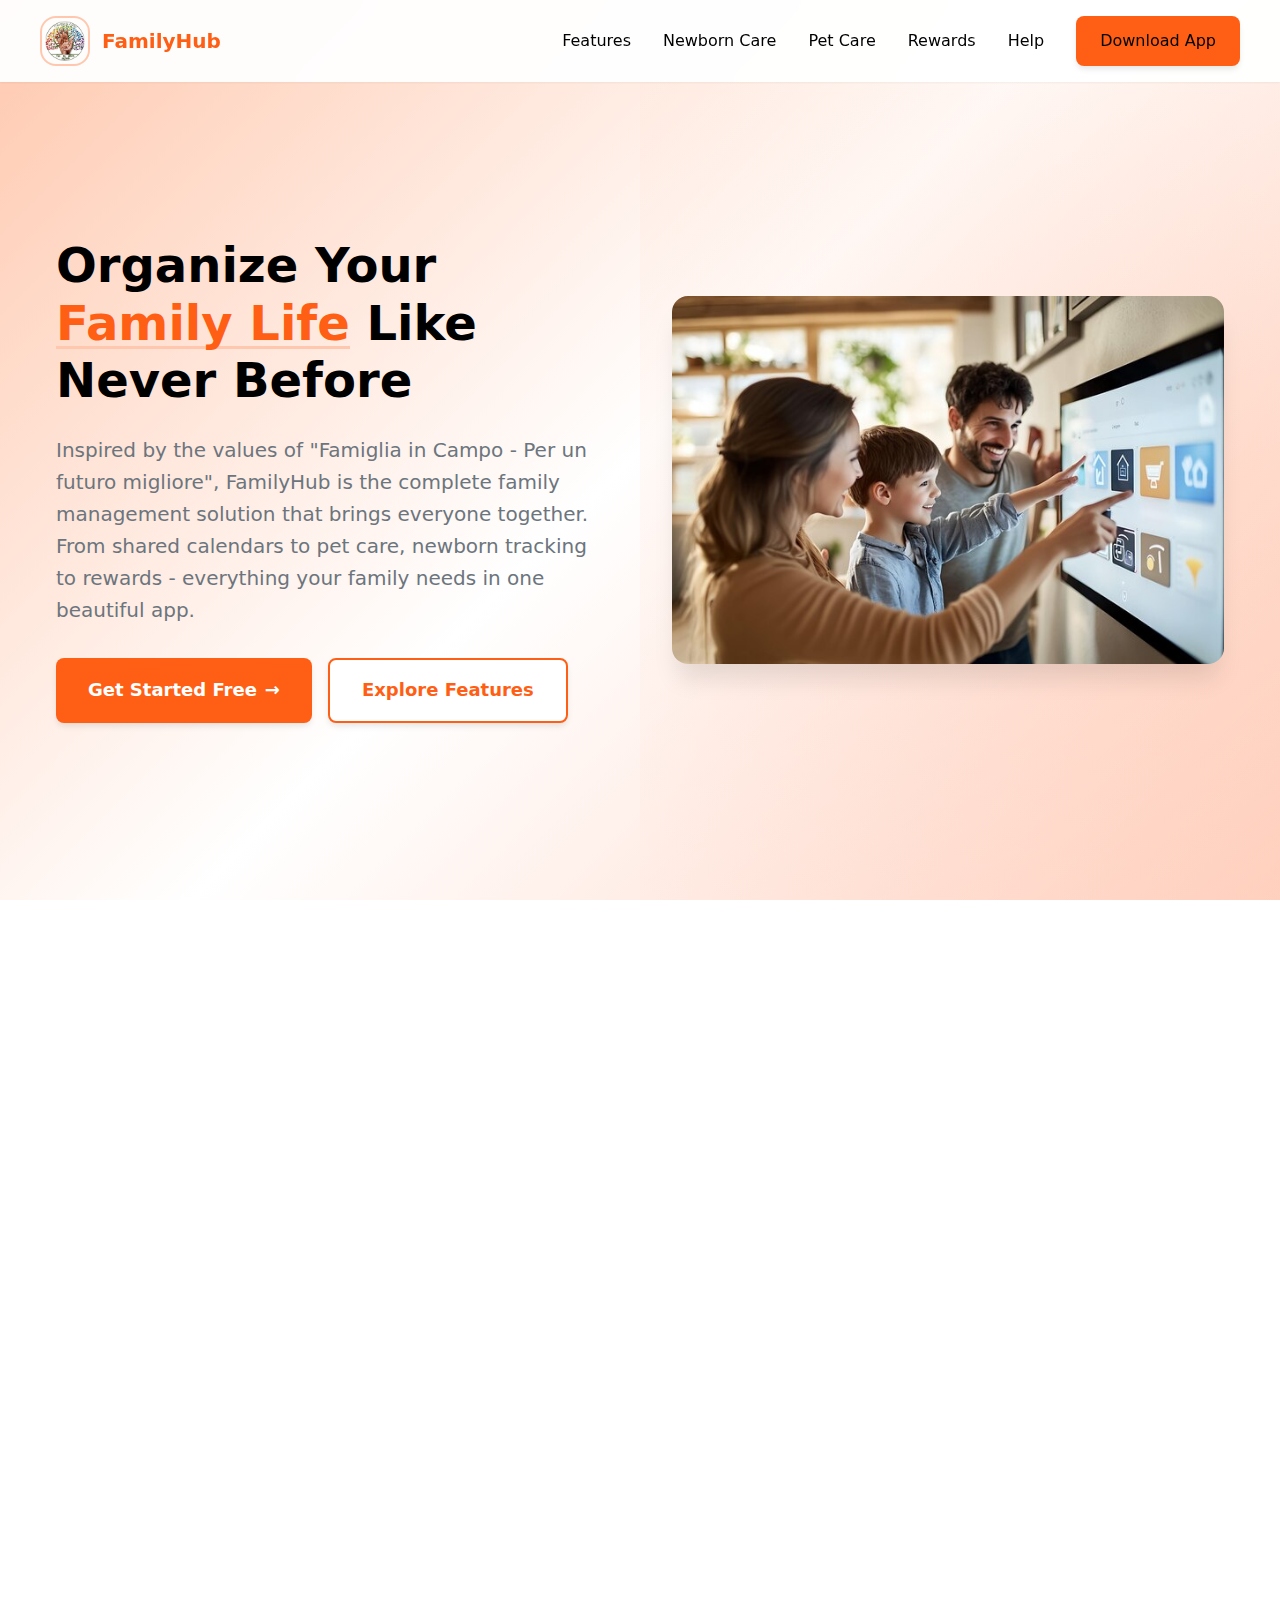
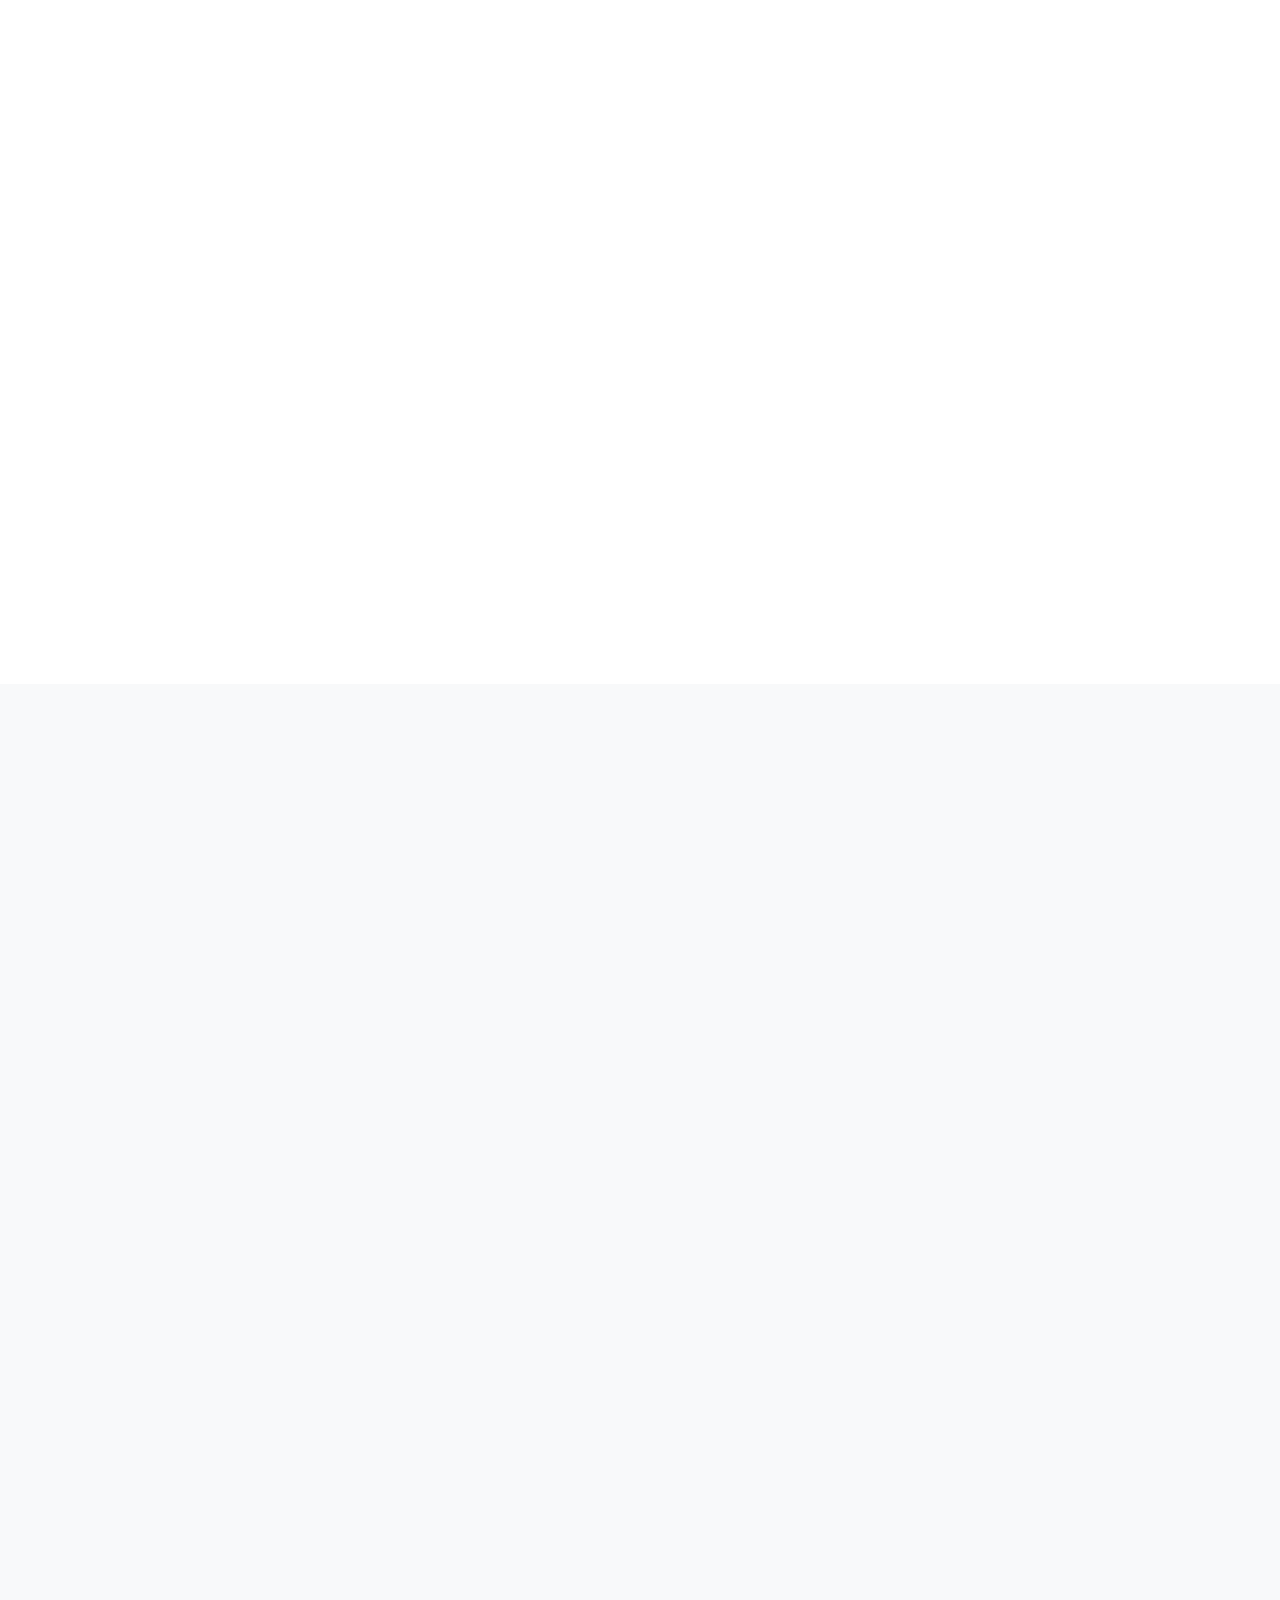
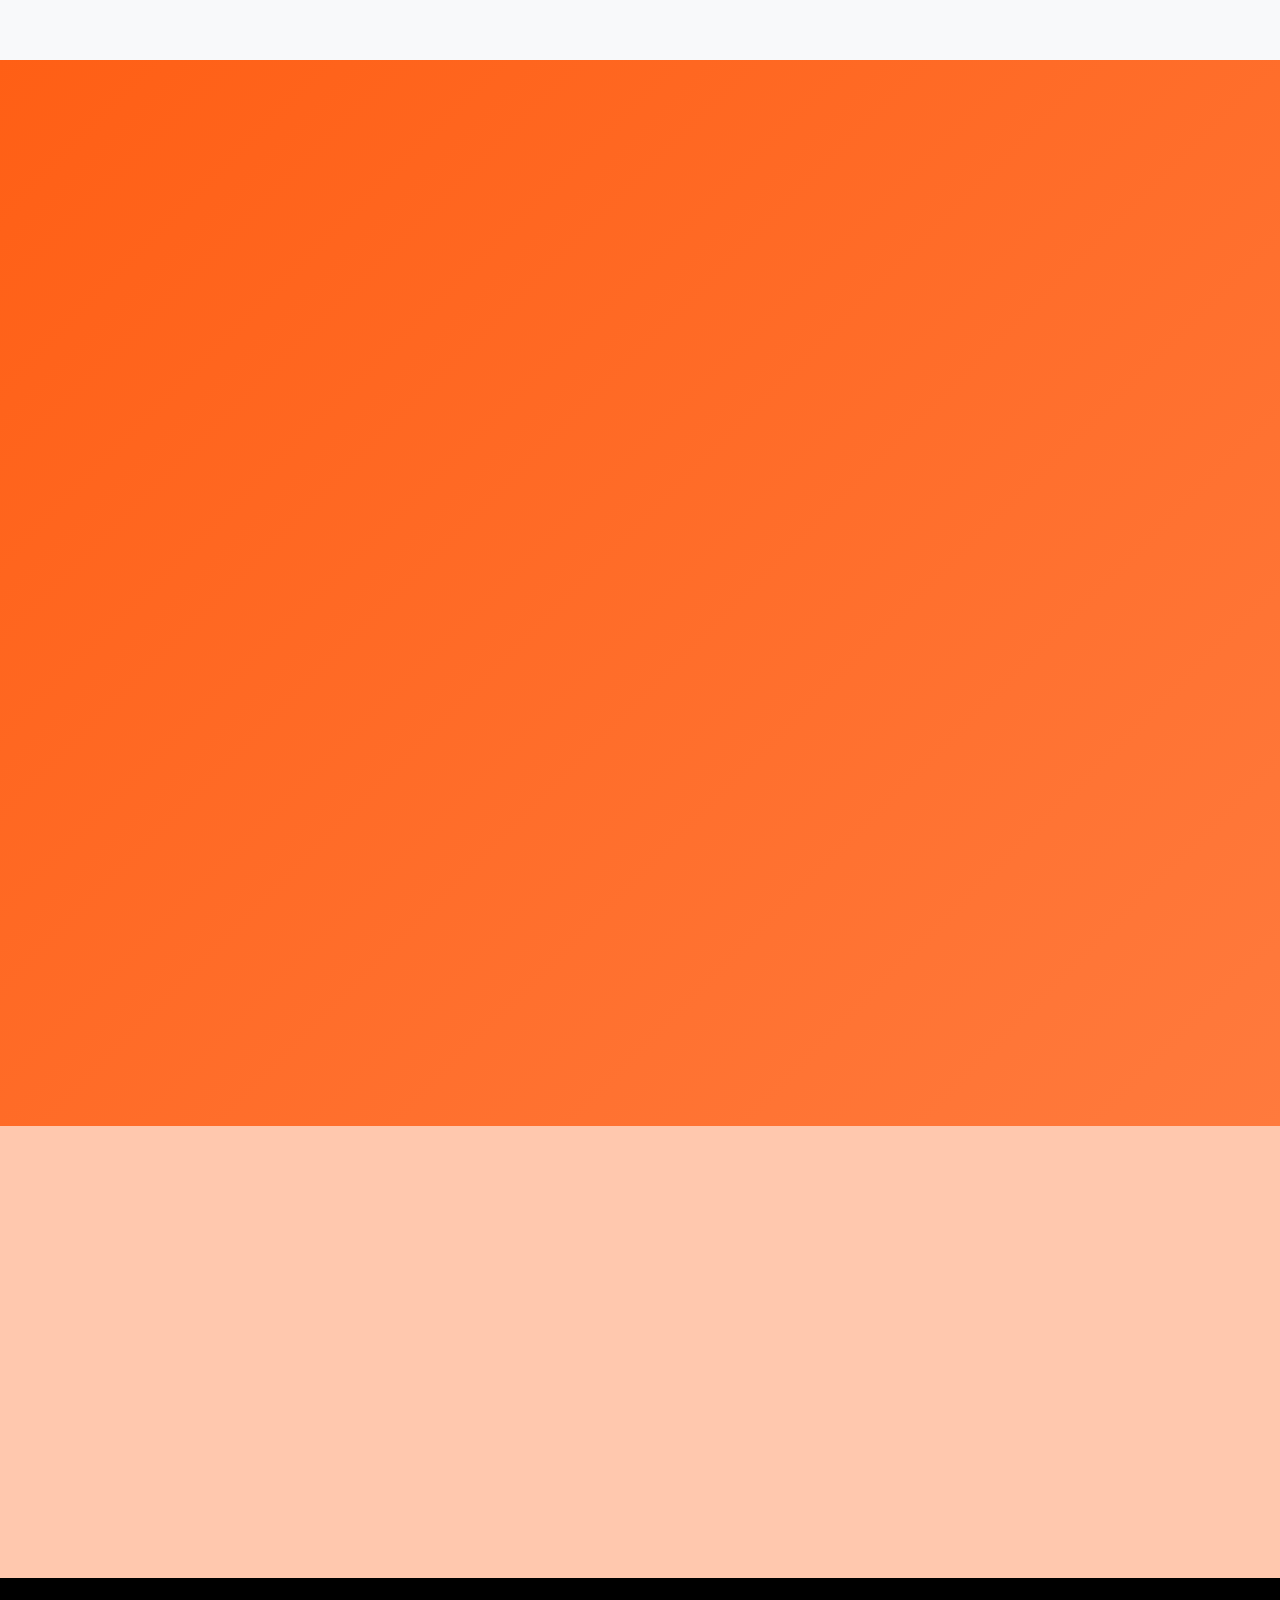
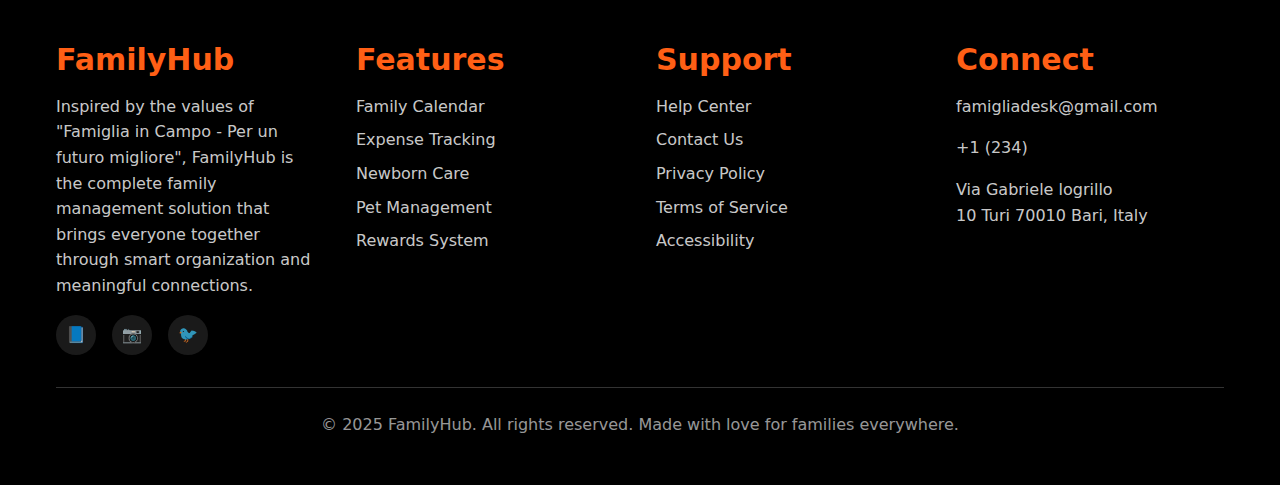
<file: index.html>
<!DOCTYPE html>
<html lang="en">
<head>
    <meta charset="UTF-8">
    <meta name="viewport" content="width=device-width, initial-scale=1.0">
    <meta name="description" content="FamilyHub - The ultimate family management app for organizing schedules, expenses, tasks, and creating lasting memories together.">
    <meta name="keywords" content="family app, family calendar, expense tracker, task management, newborn care, pet care">
    <meta name="author" content="FamilyHub Team">
    <meta name="robots" content="index, follow">
    
    <!-- Open Graph Meta Tags -->
    <meta property="og:title" content="FamilyHub - Your Complete Family Management Solution">
    <meta property="og:description" content="Organize your family life with shared calendars, expense tracking, newborn care, pet management, and rewards system.">
    <meta property="og:type" content="website">
    <meta property="og:url" content="https://familyhub.com">
    <meta property="og:image" content="assets/logo.png">
    
    <!-- Twitter Card Meta Tags -->
    <meta name="twitter:card" content="summary_large_image">
    <meta name="twitter:title" content="FamilyHub - Your Complete Family Management Solution">
    <meta name="twitter:description" content="Organize your family life with shared calendars, expense tracking, newborn care, pet management, and rewards system.">
    <meta name="twitter:image" content="assets/logo.png">
    
    <!-- Favicon -->
    <link rel="icon" type="image/x-icon" href="/favicon.ico">
    <link rel="apple-touch-icon" sizes="180x180" href="/apple-touch-icon.png">
    <link rel="icon" type="image/png" sizes="32x32" href="/favicon-32x32.png">
    <link rel="icon" type="image/png" sizes="16x16" href="/favicon-16x16.png">
    
    <title>FamilyHub - Your Complete Family Management Solution</title>
    
    <!-- External CSS -->
    <link rel="stylesheet" href="styles.css">
    
    <!-- Preload Critical Resources -->
    <link rel="preload" href="styles.css" as="style">
    <link rel="preconnect" href="https://fonts.googleapis.com">
    <link rel="preconnect" href="https://fonts.gstatic.com" crossorigin>
</head>
<body>
    <!-- Skip to main content link for accessibility -->
    <a href="#main-content" class="sr-only sr-only-focusable">Skip to main content</a>
    
    <!-- ===== HEADER & NAVIGATION ===== -->
    <header class="header" role="banner">
        <nav class="nav container" role="navigation" aria-label="Main navigation">
            <a href="index.html" class="logo" aria-label="FamilyHub Home">
                <img src="logo.png" alt="Famiglia in Campo - Per un futuro migliore" class="logo-image">
                <span class="logo-text">FamilyHub</span>
            </a>
            
            <ul class="nav-links" id="navLinks" role="menubar">
                <li role="none"><a href="#features" role="menuitem">Features</a></li>
                <li role="none"><a href="#newborn" role="menuitem">Newborn Care</a></li>
                <li role="none"><a href="#pets" role="menuitem">Pet Care</a></li>
                <li role="none"><a href="#rewards" role="menuitem">Rewards</a></li>
                <li role="none"><a href="help-center.html" role="menuitem">Help</a></li>
                <li role="none"><a href="#download" class="btn btn-primary" role="menuitem">Download App</a></li>
            </ul>
            
            <button class="nav-toggle" id="navToggle" aria-label="Toggle navigation menu" aria-expanded="false" aria-controls="navLinks">
                <span class="nav-toggle-line"></span>
                <span class="nav-toggle-line"></span>
                <span class="nav-toggle-line"></span>
            </button>
        </nav>
    </header>

    <!-- ===== MAIN CONTENT ===== -->
    <main id="main-content" role="main">
        <!-- Hero Section -->
        <section id="home" class="hero" role="banner">
            <div class="container">
                <div class="hero-content">
                    <div class="hero-text fade-in">
                        <h1>Organize Your <span class="highlight">Family Life</span> Like Never Before</h1>
                        <p class="hero-description">Inspired by the values of "Famiglia in Campo - Per un futuro migliore", FamilyHub is the complete family management solution that brings everyone together. From shared calendars to pet care, newborn tracking to rewards - everything your family needs in one beautiful app.</p>
                        <div class="hero-buttons">
                            <a href="#download" class="btn btn-primary btn-large" aria-describedby="cta-description">
                                <span>Get Started Free</span>
                                <span class="btn-icon" aria-hidden="true">→</span>
                            </a>
                            <a href="#features" class="btn btn-secondary btn-large">
                                <span>Explore Features</span>
                            </a>
                        </div>
                        <p id="cta-description" class="sr-only">Start your free trial of FamilyHub today</p>
                    </div>
                    <div class="hero-image fade-in">
                        <img src="happy family.jpg" alt="Happy family using FamilyHub app together on various devices" loading="eager" />
                    </div>
                </div>
            </div>
        </section>

        <!-- Core Features Section -->
        <section id="features" class="section features-section" role="region" aria-labelledby="features-heading">
            <div class="container">
                <header class="section-header fade-in">
                    <h2 id="features-heading">Everything Your Family Needs</h2>
                    <p class="section-description">Comprehensive tools designed to simplify family life and strengthen connections</p>
                </header>
                
                <div class="features-grid">
                    <article class="feature-card card fade-in">
                        <div class="card-icon" aria-hidden="true">📅</div>
                        <h3>Shared Family Calendar</h3>
                        <p>View everyone's commitments in one place. Add events, tasks, and deadlines with smart notifications to keep the whole family synchronized.</p>
                    </article>
                    
                    <article class="feature-card card fade-in">
                        <div class="card-icon" aria-hidden="true">💰</div>
                        <h3>Family Expense Tracker</h3>
                        <p>Monitor and divide family expenses effortlessly. Record receipts, track transactions, and maintain a clear overview of your family budget.</p>
                    </article>
                    
                    <article class="feature-card card fade-in">
                        <div class="card-icon" aria-hidden="true">🔔</div>
                        <h3>Smart Notifications</h3>
                        <p>Never miss important events with personalized reminders. Get alerts for tasks, deadlines, appointments, and family activities.</p>
                    </article>
                    
                    <article class="feature-card card fade-in">
                        <div class="card-icon" aria-hidden="true">✅</div>
                        <h3>Task Management</h3>
                        <p>Assign household tasks and errands to family members. Track completion with check-in functionality and maintain accountability.</p>
                    </article>
                    
                    <article class="feature-card card fade-in">
                        <div class="card-icon" aria-hidden="true">📝</div>
                        <h3>Notes & Shopping Lists</h3>
                        <p>Shared space for notes, ideas, and shopping lists. Add items instantly to avoid forgetting important things.</p>
                    </article>
                    
                    <article class="feature-card card fade-in">
                        <div class="card-icon" aria-hidden="true">🏥</div>
                        <h3>Medical & School Appointments</h3>
                        <p>Keep track of medical appointments and school events. Get timely notices for check-ups and important meetings.</p>
                    </article>
                    
                    <article class="feature-card card fade-in">
                        <div class="card-icon" aria-hidden="true">💬</div>
                        <h3>Family Chat</h3>
                        <p>Integrated communication channel with emoticons and sharing features to make family discussions fun and engaging.</p>
                    </article>
                    
                    <article class="feature-card card fade-in">
                        <div class="card-icon" aria-hidden="true">📚</div>
                        <h3>E-Library</h3>
                        <p>Digital library section where family members can read books, share recommendations, and track reading progress together.</p>
                    </article>
                </div>
            </div>
        </section>

        <!-- Special Features Section -->
        <section class="section special-features" role="region" aria-labelledby="special-features-heading">
            <div class="container">
                <header class="section-header fade-in">
                    <h2 id="special-features-heading">Specialized Care Features</h2>
                    <p class="section-description">Dedicated sections for your most precious family members</p>
                </header>
                
                <div class="special-features-grid">
                    <!-- Newborn Care -->
                    <article class="special-feature fade-in" id="newborn">
                        <header class="special-feature-header">
                            <h3>
                                <span class="special-feature-icon" aria-hidden="true">👶</span>
                                Newborn Care Center
                            </h3>
                        </header>
                        <div class="special-feature-content">
                            <ul class="feature-list" role="list">
                                <li>Activity tracking (diaper changes, meals, sleep times)</li>
                                <li>Automatic care reminders (vaccinations, pediatric visits)</li>
                                <li>First Times Diary for precious memories</li>
                                <li>Breastfeeding alarms and timers</li>
                                <li>Sleep pattern logging and analysis</li>
                                <li>Emergency reporting button</li>
                                <li>Disease diary with health parameters</li>
                                <li>Personalized tips based on baby's age</li>
                                <li>Family sharing of growth updates</li>
                            </ul>
                        </div>
                    </article>
                    
                    <!-- Pet Care -->
                    <article class="special-feature fade-in" id="pets">
                        <header class="special-feature-header">
                            <h3>
                                <span class="special-feature-icon" aria-hidden="true">🐕</span>
                                Pet Care Management
                            </h3>
                        </header>
                        <div class="special-feature-content">
                            <ul class="feature-list" role="list">
                                <li>Personalized pet profiles with photos</li>
                                <li>Veterinary appointment reminders</li>
                                <li>Physical activity and walk tracking</li>
                                <li>Food catalog and diet monitoring</li>
                                <li>Funny moments photo sharing</li>
                                <li>Pet community forum</li>
                                <li>Health monitoring and medical records</li>
                                <li>Virtual badges and rewards system</li>
                                <li>Emergency veterinary contacts</li>
                                <li>Links to pet care resources</li>
                            </ul>
                        </div>
                    </article>
                </div>
            </div>
        </section>

        <!-- Rewards System Section -->
        <section class="section rewards" role="region" aria-labelledby="rewards-heading">
            <div class="container">
                <header class="section-header fade-in">
                    <h2 id="rewards-heading">Family Rewards & Recognition</h2>
                    <p class="section-description">Motivate and celebrate family participation with our comprehensive rewards system</p>
                </header>
                
                <div class="rewards-grid">
                    <article class="reward-item fade-in">
                        <div class="reward-icon" aria-hidden="true">🏆</div>
                        <h3>Points & Leaderboards</h3>
                        <p>Weekly changing leaderboards create friendly competition and encourage active app usage among family members.</p>
                    </article>
                    
                    <article class="reward-item fade-in">
                        <div class="reward-icon" aria-hidden="true">🎯</div>
                        <h3>Collective Goals</h3>
                        <p>Set family goals and earn rewards when everyone participates, fostering collaboration and teamwork.</p>
                    </article>
                    
                    <article class="reward-item fade-in">
                        <div class="reward-icon" aria-hidden="true">🎉</div>
                        <h3>Family Free Day</h3>
                        <p>Earn a special day off from household tasks when the family reaches set goals through the app.</p>
                    </article>
                    
                    <article class="reward-item fade-in">
                        <div class="reward-icon" aria-hidden="true">⭐</div>
                        <h3>Virtual Badges</h3>
                        <p>Personalized virtual badges recognize individual achievements and encourage goal completion.</p>
                    </article>
                    
                    <article class="reward-item fade-in">
                        <div class="reward-icon" aria-hidden="true">🎬</div>
                        <h3>Quality Time Rewards</h3>
                        <p>Earn special family activities like movie nights, trips, or dinner outings as participation rewards.</p>
                    </article>
                    
                    <article class="reward-item fade-in">
                        <div class="reward-icon" aria-hidden="true">👑</div>
                        <h3>Special Privileges</h3>
                        <p>Grant special privileges like choosing dinner menus or setting daily rules to recognize involvement.</p>
                    </article>
                </div>
            </div>
        </section>

        <!-- Call to Action Section -->
        <section id="download" class="section cta" role="region" aria-labelledby="cta-heading">
            <div class="container fade-in">
                <header class="cta-header">
                    <h2 id="cta-heading">Ready to Transform Your Family Life?</h2>
                    <p class="cta-description">Join thousands of families who have already simplified their lives with FamilyHub. Download now and start your journey to better family organization.</p>
                </header>
                <div class="cta-buttons">
                    <a href="#" class="btn btn-primary btn-large" aria-label="Download FamilyHub for iOS devices">
                        <span class="btn-icon" aria-hidden="true">📱</span>
                        <span>Download for iOS</span>
                    </a>
                    <a href="#" class="btn btn-secondary btn-large" aria-label="Download FamilyHub for Android devices">
                        <span class="btn-icon" aria-hidden="true">🤖</span>
                        <span>Download for Android</span>
                    </a>
                </div>
            </div>
        </section>
    </main>

    <!-- ===== FOOTER ===== -->
    <footer class="footer" role="contentinfo">
        <div class="container">
            <div class="footer-content">
                <section class="footer-section">
                    <h3>FamilyHub</h3>
                    <p>Inspired by the values of "Famiglia in Campo - Per un futuro migliore", FamilyHub is the complete family management solution that brings everyone together through smart organization and meaningful connections.</p>
                    <div class="footer-social">
                        <a href="https://facebook.com/familyhub" aria-label="Follow us on Facebook" class="social-link" target="_blank" rel="noopener noreferrer">
                            <span aria-hidden="true">📘</span>
                        </a>
                        <a href="https://instagram.com/familyhub" aria-label="Follow us on Instagram" class="social-link" target="_blank" rel="noopener noreferrer">
                            <span aria-hidden="true">📷</span>
                        </a>
                        <a href="https://twitter.com/familyhub" aria-label="Follow us on Twitter" class="social-link" target="_blank" rel="noopener noreferrer">
                            <span aria-hidden="true">🐦</span>
                        </a>
                    </div>
                </section>
                
                <section class="footer-section">
                    <h3>Features</h3>
                    <nav aria-label="Features navigation">
                        <ul class="footer-links">
                            <li><a href="#features">Family Calendar</a></li>
                            <li><a href="#features">Expense Tracking</a></li>
                            <li><a href="#newborn">Newborn Care</a></li>
                            <li><a href="#pets">Pet Management</a></li>
                            <li><a href="#rewards">Rewards System</a></li>
                        </ul>
                    </nav>
                </section>
                
                <section class="footer-section">
                    <h3>Support</h3>
                    <nav aria-label="Support navigation">
                        <ul class="footer-links">
                            <li><a href="help-center.html">Help Center</a></li>
                            <li><a href="contact.html">Contact Us</a></li>
                            <li><a href="privacy-policy.html">Privacy Policy</a></li>
                            <li><a href="terms-of-service.html">Terms of Service</a></li>
                            <li><a href="accessibility.html">Accessibility</a></li>
                        </ul>
                    </nav>
                </section>
                
                <section class="footer-section">
                    <h3>Connect</h3>
                    <address class="footer-contact">
                        <p><a href="mailto:famigliadesk@gmail.com">famigliadesk@gmail.com</a></p>
                        <p><a href="tel:+1234567890">+1 (234) </a></p>
                        <p>Via Gabriele logrillo<br>10 Turi 70010 Bari, Italy</p>
                    </address>
                </section>
            </div>
            
            <div class="footer-bottom">
                <p>&copy; 2025 FamilyHub. All rights reserved. Made with <span aria-label="love">love</span> for families everywhere.</p>
            </div>
        </div>
    </footer>

    <!-- JavaScript -->
    <script src="script.js"></script>
    
    <!-- Schema.org structured data -->
    <script type="application/ld+json">
    {
        "@context": "https://schema.org",
        "@type": "SoftwareApplication",
        "name": "FamilyHub",
        "description": "Complete family management app for organizing schedules, expenses, tasks, and creating lasting memories together.",
        "applicationCategory": "LifestyleApplication",
        "operatingSystem": "iOS, Android",
        "offers": {
            "@type": "Offer",
            "price": "0",
            "priceCurrency": "USD"
        },
        "aggregateRating": {
            "@type": "AggregateRating",
            "ratingValue": "4.8",
            "ratingCount": "2547"
        }
    }
    </script>
</body>
</html>
</file>
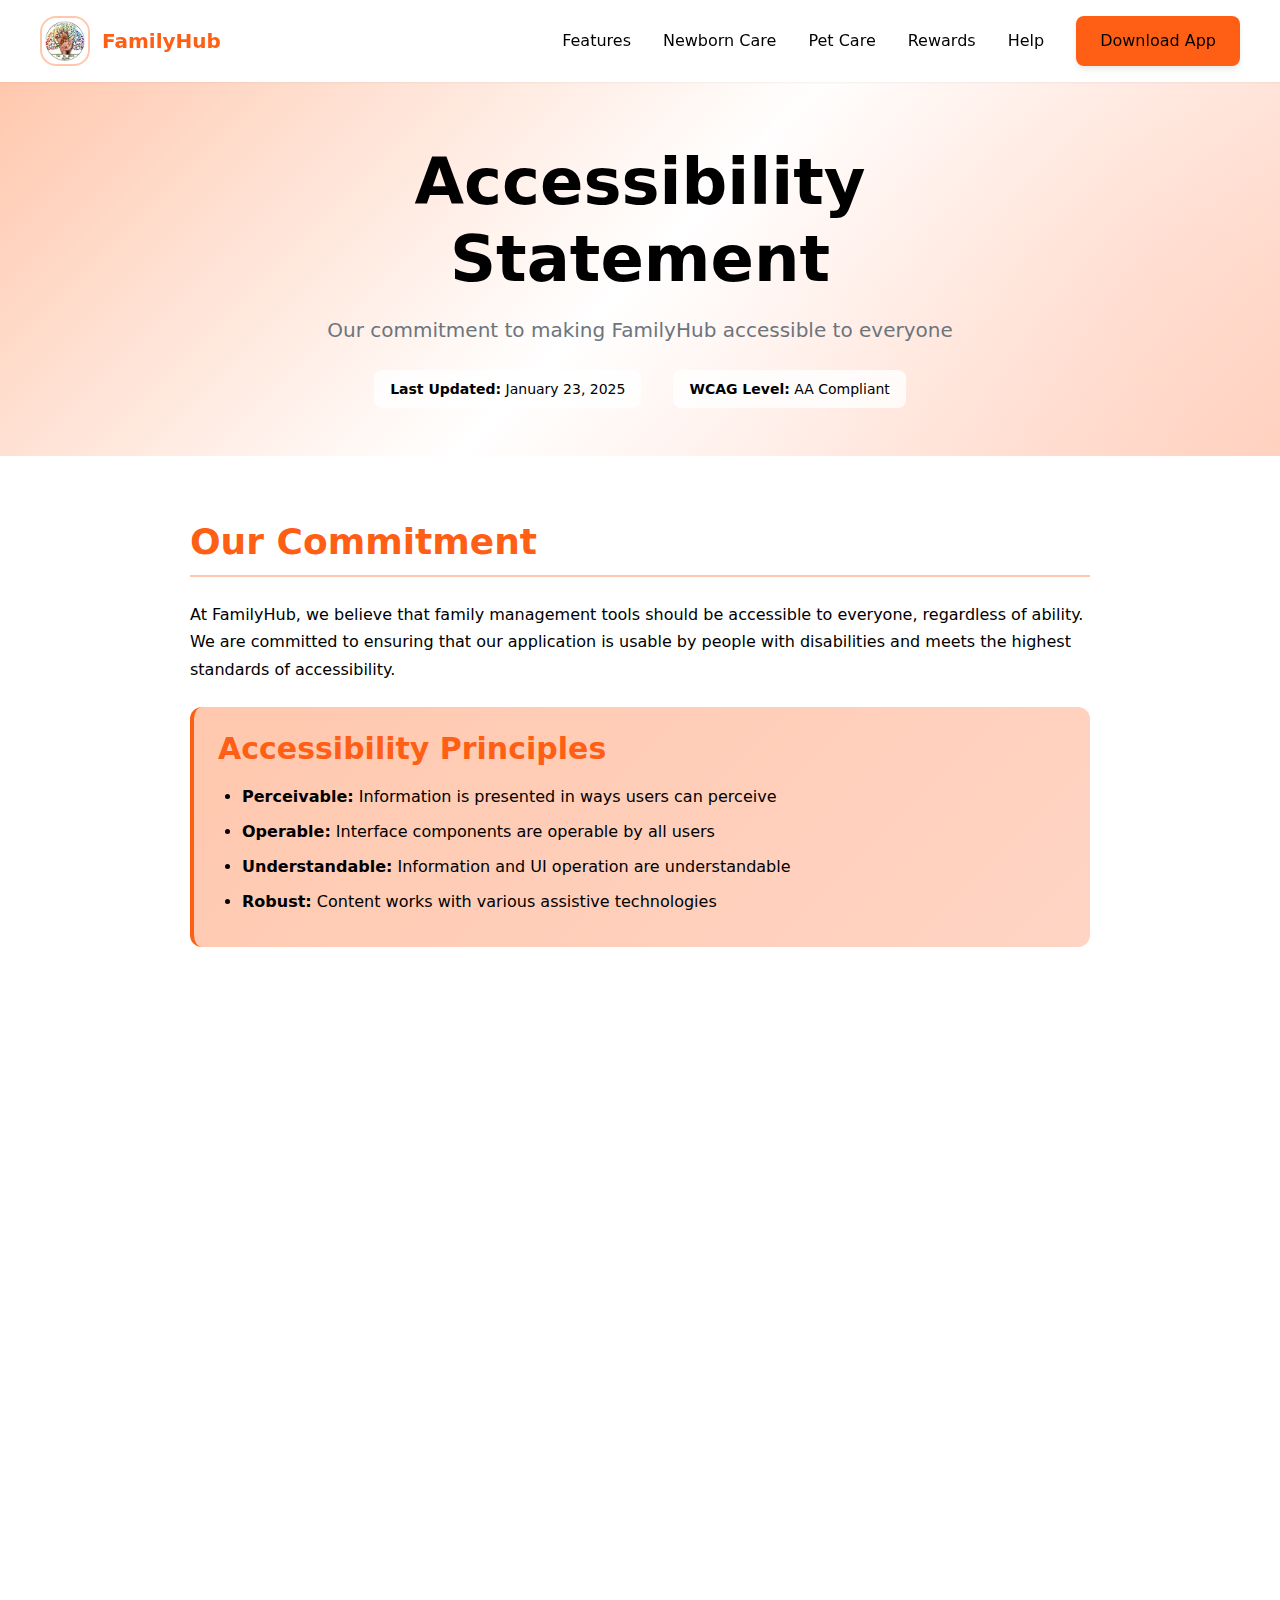
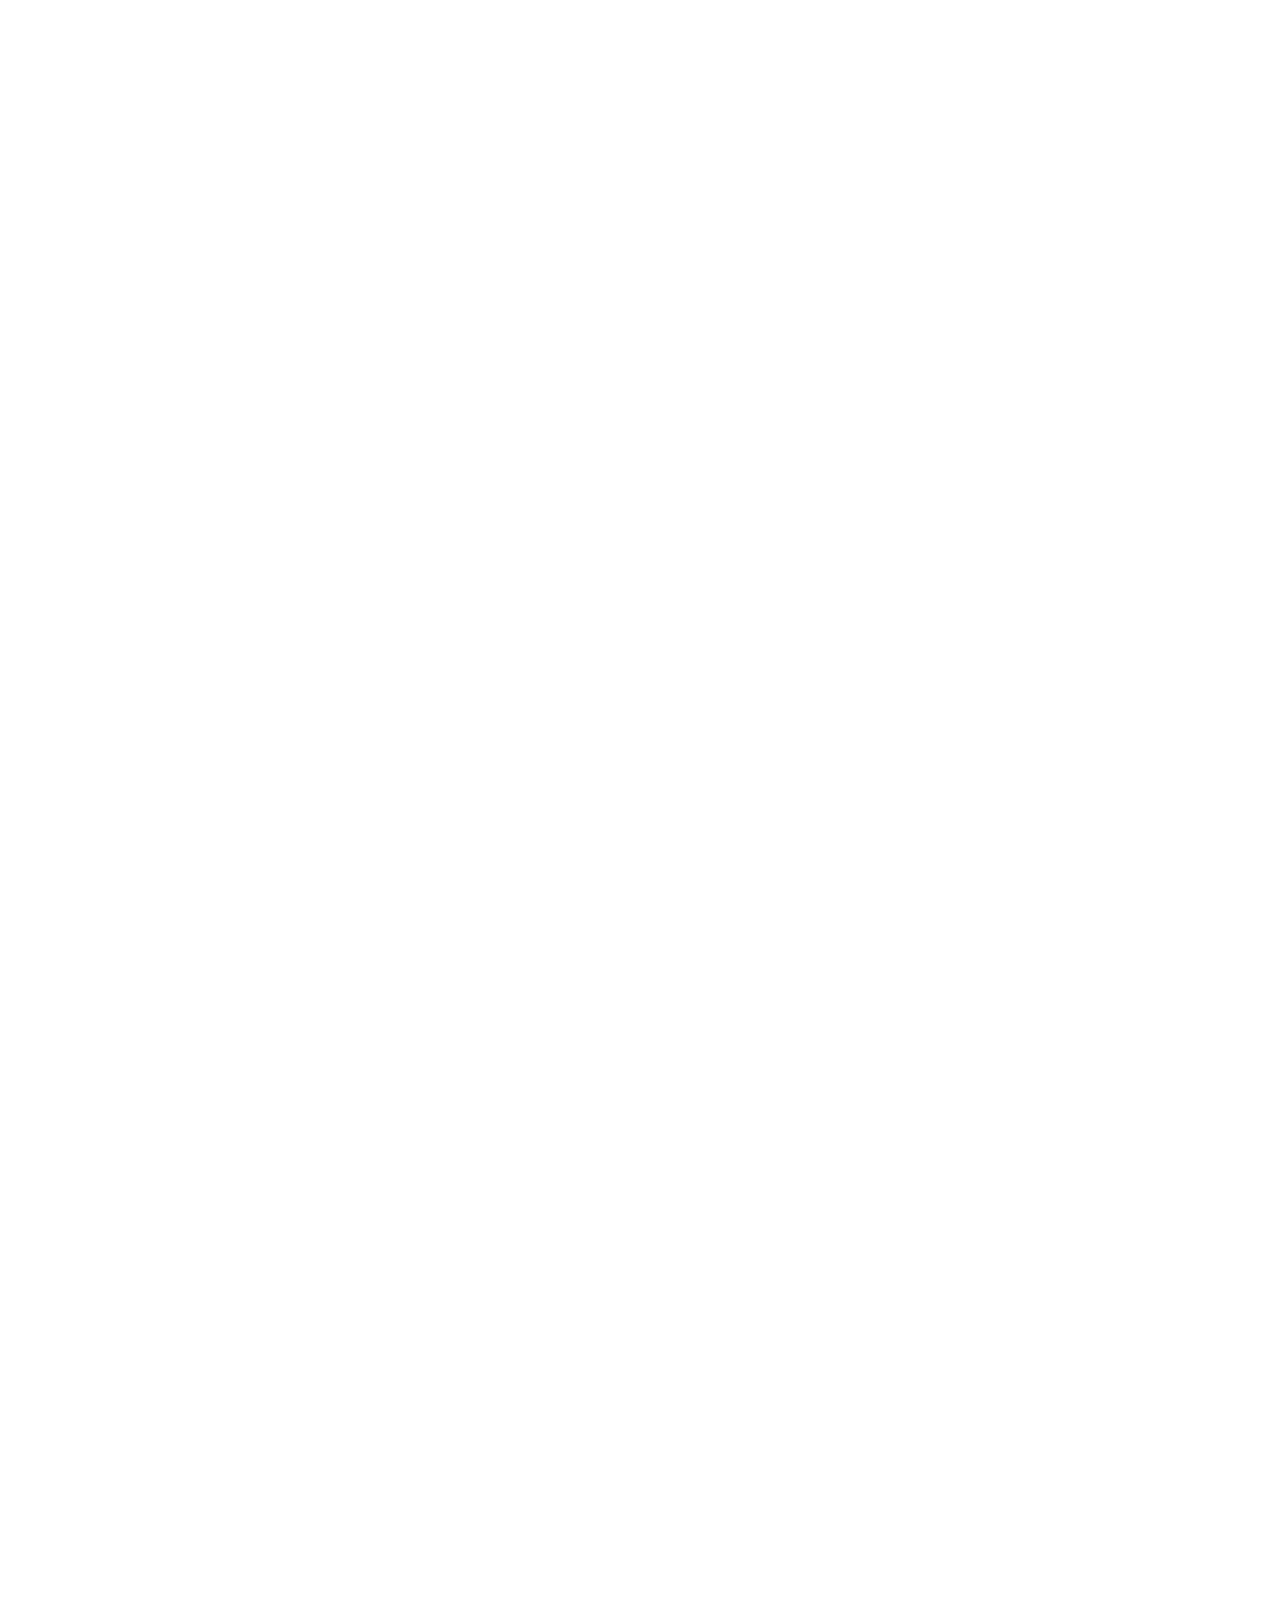
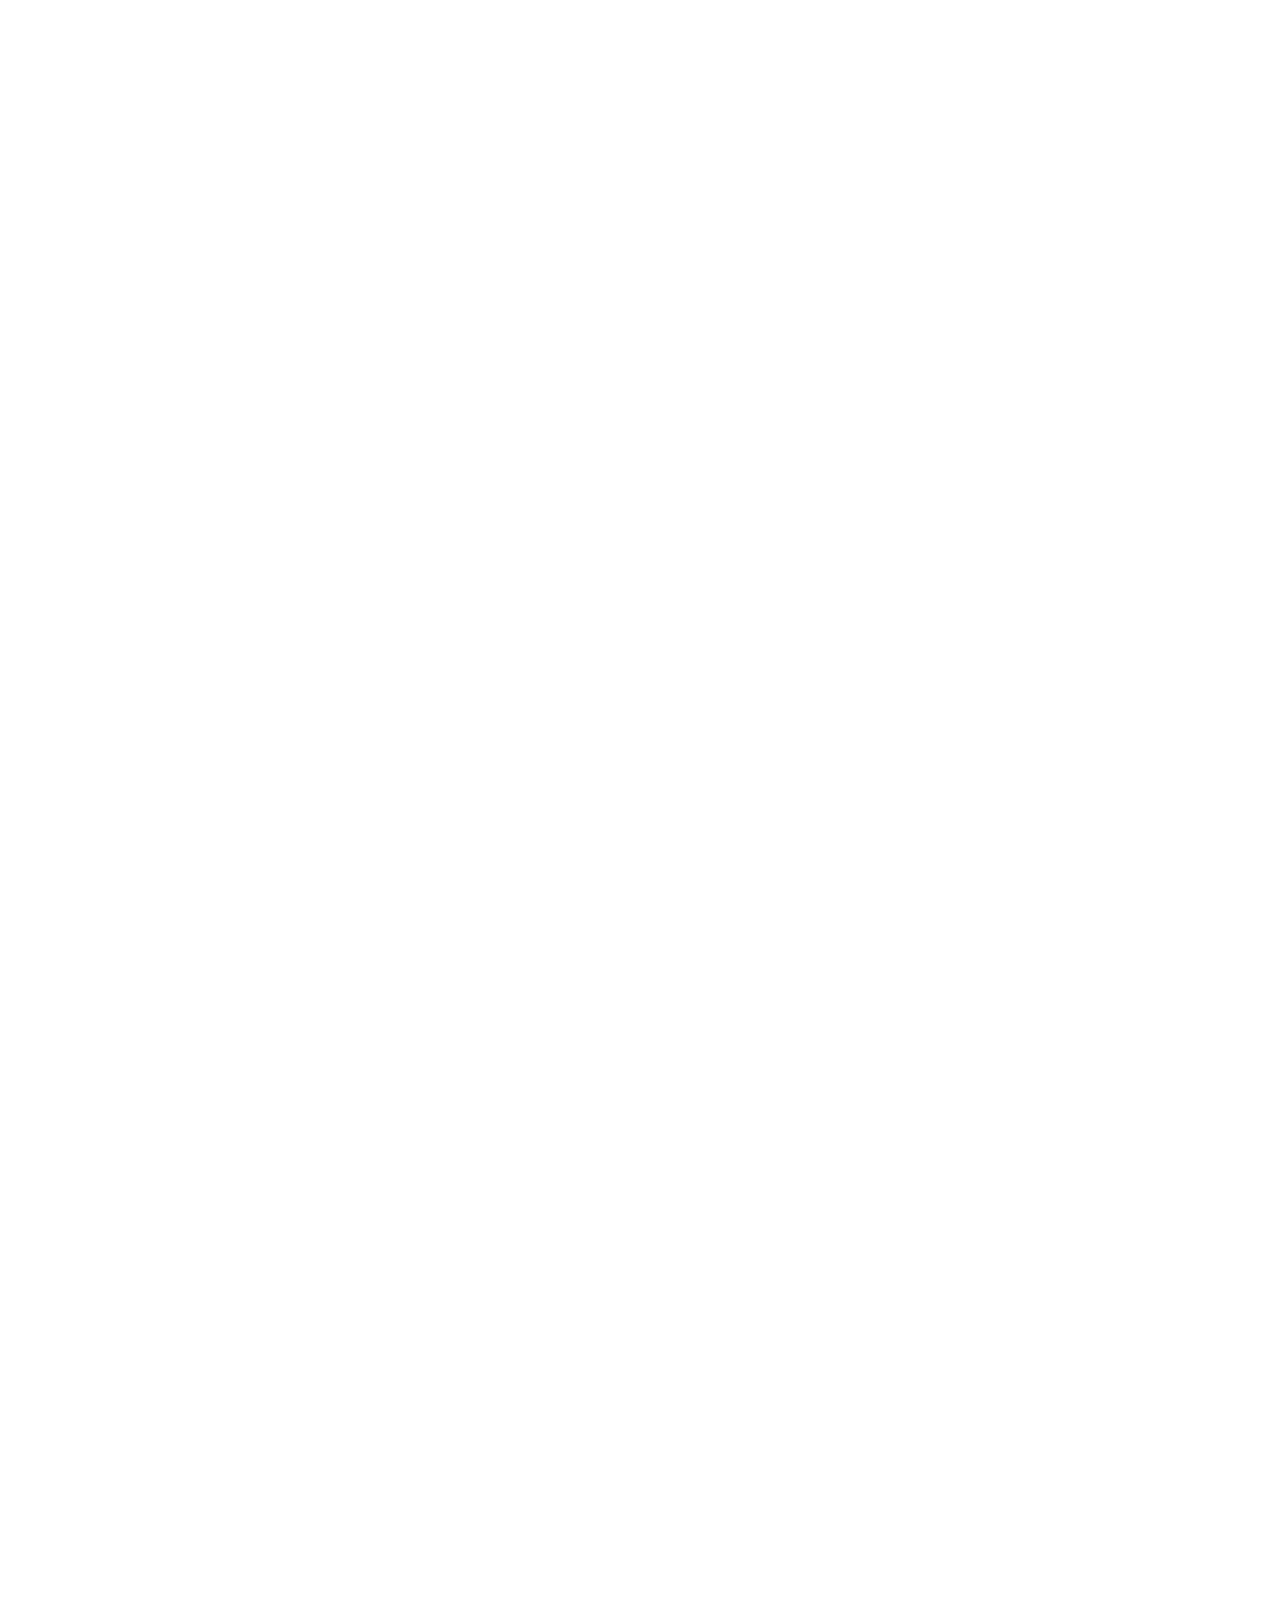
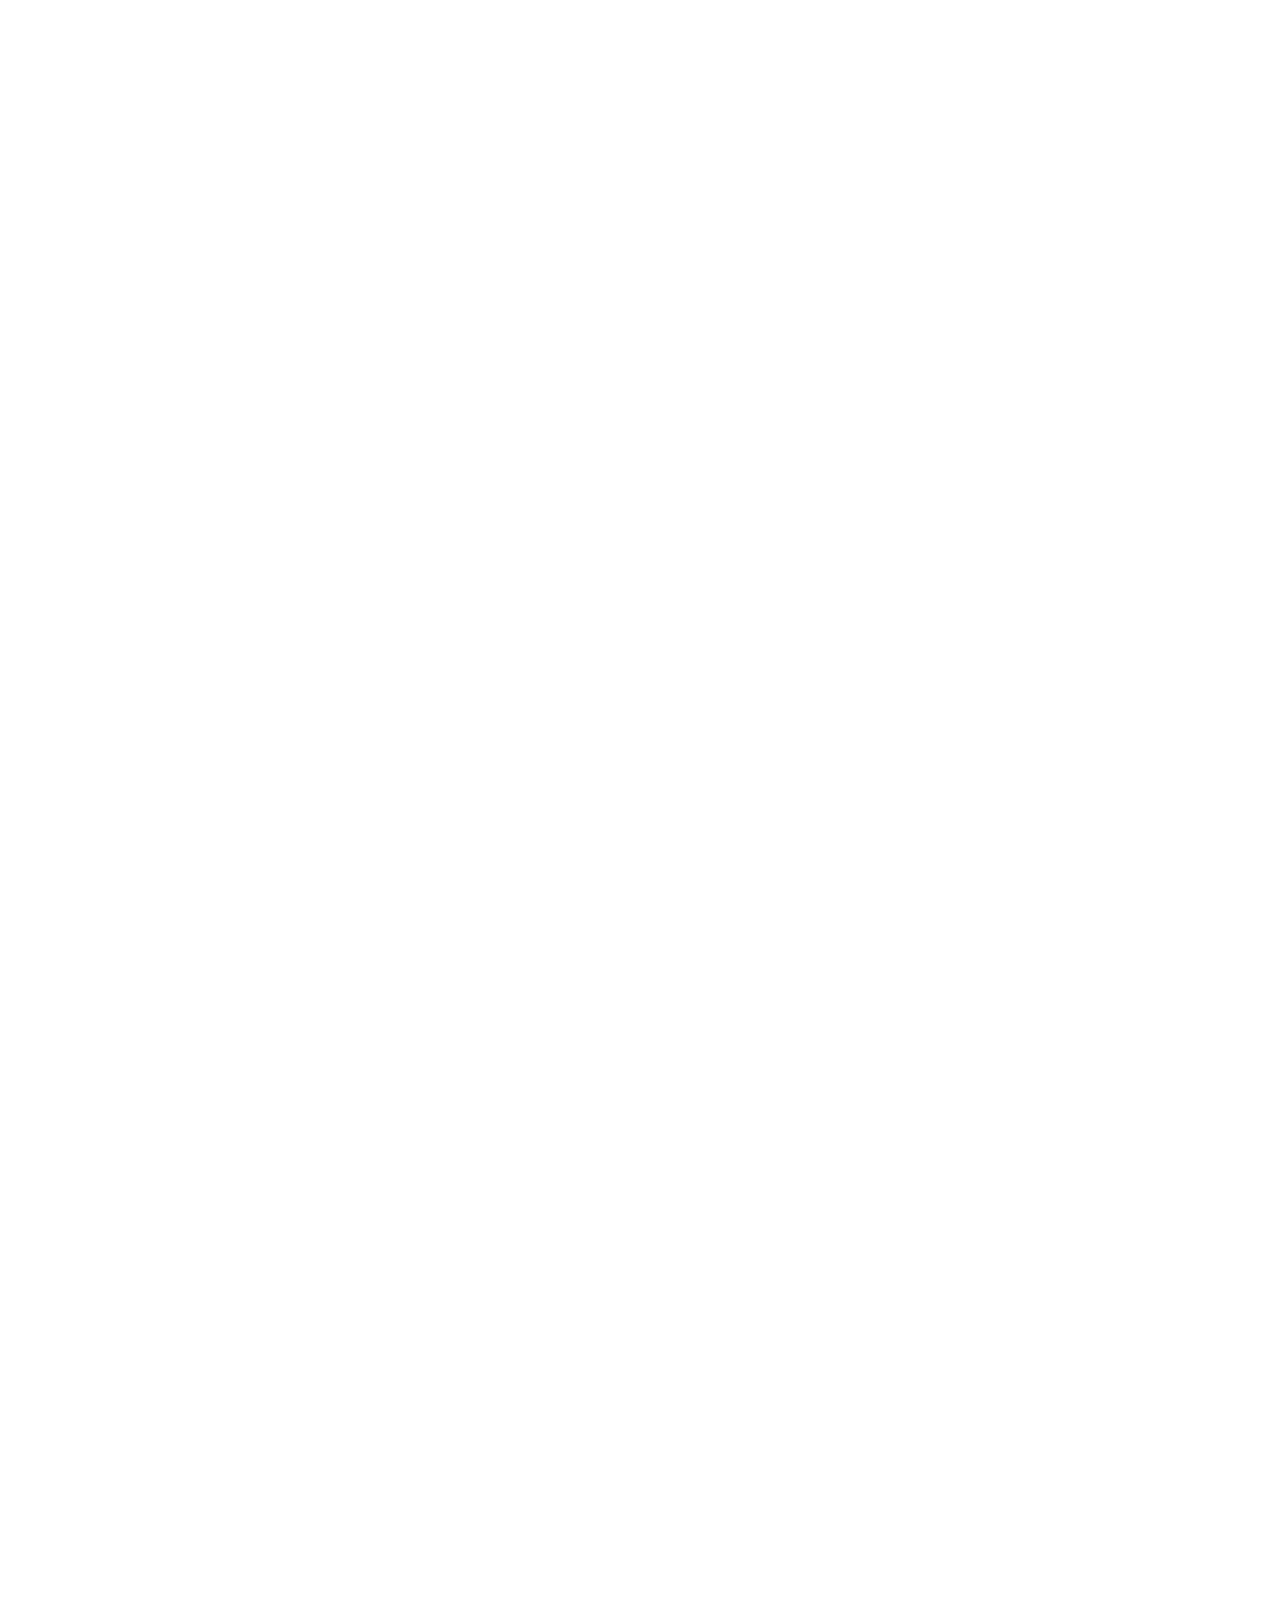
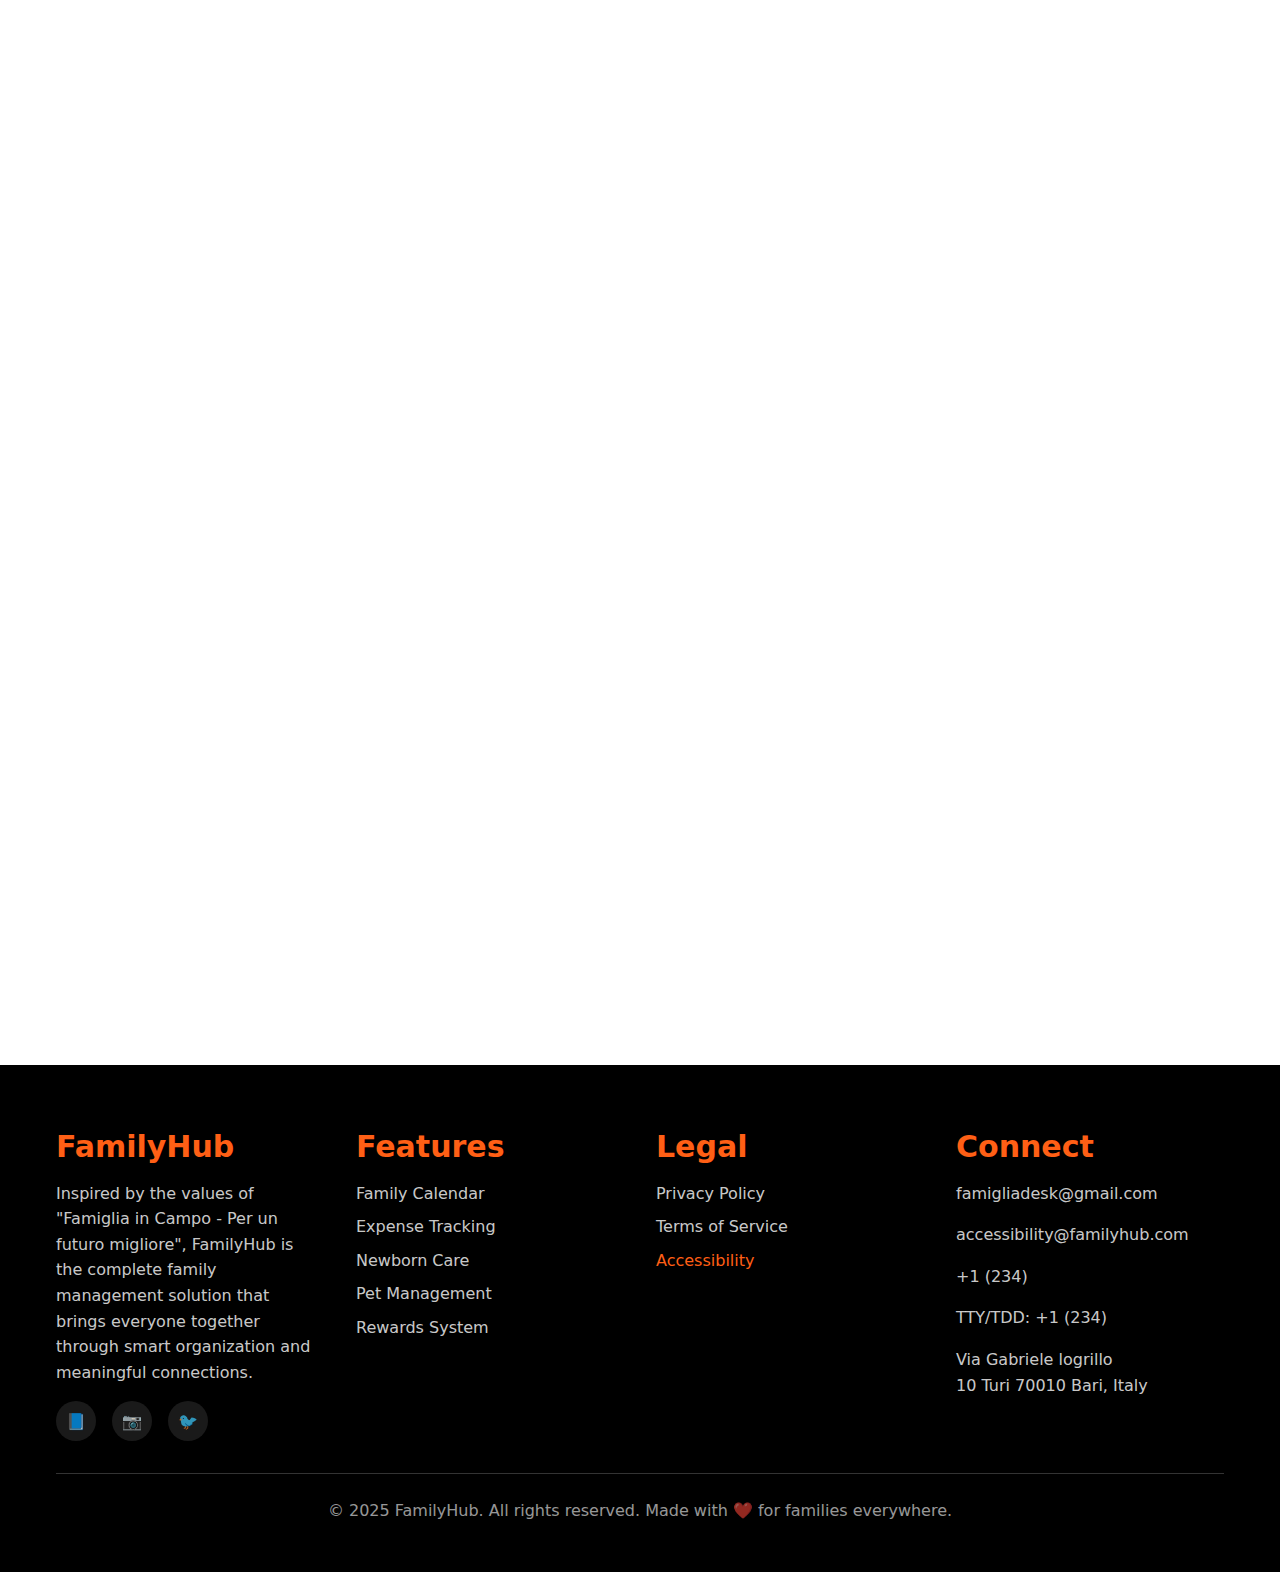
<file: accessibility.html>
<!DOCTYPE html>
<html lang="en">
<head>
    <meta charset="UTF-8">
    <meta name="viewport" content="width=device-width, initial-scale=1.0">
    <meta name="description" content="FamilyHub Accessibility Statement - Our commitment to making our family management app accessible to everyone.">
    <meta name="keywords" content="accessibility, WCAG, inclusive design, disability support">
    <meta name="author" content="FamilyHub Team">
    <meta name="robots" content="index, follow">
    
    <title>Accessibility Statement - FamilyHub</title>
    
    <link rel="stylesheet" href="styles.css">
    <link rel="stylesheet" href="privacy-policy.css">
</head>
<body>
    <a href="#main-content" class="sr-only sr-only-focusable">Skip to main content</a>
    
    <header class="header" role="banner">
        <nav class="nav container" role="navigation" aria-label="Main navigation">
            <a href="index.html" class="logo" aria-label="FamilyHub Home">
                <img src="logo.png" alt="Famiglia in Campo - Per un futuro migliore" class="logo-image">
                <span class="logo-text">FamilyHub</span>
            </a>
            
            <ul class="nav-links" id="navLinks" role="menubar">
                <li role="none"><a href="index.html#features" role="menuitem">Features</a></li>
                <li role="none"><a href="index.html#newborn" role="menuitem">Newborn Care</a></li>
                <li role="none"><a href="index.html#pets" role="menuitem">Pet Care</a></li>
                <li role="none"><a href="index.html#rewards" role="menuitem">Rewards</a></li>
                <li role="none"><a href="help-center.html" role="menuitem">Help</a></li>
                <li role="none"><a href="index.html#download" class="btn btn-primary" role="menuitem">Download App</a></li>
            </ul>
            
            <button class="nav-toggle" id="navToggle" aria-label="Toggle navigation menu" aria-expanded="false" aria-controls="navLinks">
                <span class="nav-toggle-line"></span>
                <span class="nav-toggle-line"></span>
                <span class="nav-toggle-line"></span>
            </button>
        </nav>
    </header>

    <main id="main-content" role="main" class="privacy-main">
        <section class="privacy-header">
            <div class="container">
                <div class="privacy-header-content fade-in">
                    <h1>Accessibility Statement</h1>
                    <p class="privacy-subtitle">Our commitment to making FamilyHub accessible to everyone</p>
                    <div class="privacy-meta">
                        <p><strong>Last Updated:</strong> January 23, 2025</p>
                        <p><strong>WCAG Level:</strong> AA Compliant</p>
                    </div>
                </div>
            </div>
        </section>

        <section class="privacy-content">
            <div class="container">
                <article class="privacy-article">
                    
                    <section id="commitment" class="privacy-section fade-in">
                        <h2> Our Commitment</h2>
                        <div class="section-content">
                            <p>At FamilyHub, we believe that family management tools should be accessible to everyone, regardless of ability. We are committed to ensuring that our application is usable by people with disabilities and meets the highest standards of accessibility.</p>
                            
                            <div class="highlight-box">
                                <h3>Accessibility Principles</h3>
                                <ul>
                                    <li><strong>Perceivable:</strong> Information is presented in ways users can perceive</li>
                                    <li><strong>Operable:</strong> Interface components are operable by all users</li>
                                    <li><strong>Understandable:</strong> Information and UI operation are understandable</li>
                                    <li><strong>Robust:</strong> Content works with various assistive technologies</li>
                                </ul>
                            </div>
                        </div>
                    </section>

                    <section id="standards" class="privacy-section fade-in">
                        <h2> Accessibility Standards</h2>
                        <div class="section-content">
                            <p>FamilyHub strives to conform to the Web Content Accessibility Guidelines (WCAG) 2.1 Level AA standards. These guidelines explain how to make web content more accessible to people with disabilities.</p>
                            
                            <h3> Compliance Status</h3>
                            <p>We regularly audit our application and website to ensure compliance with:</p>
                            <ul>
                                <li>WCAG 2.1 Level AA guidelines</li>
                                <li>Section 508 of the Rehabilitation Act</li>
                                <li>Americans with Disabilities Act (ADA) requirements</li>
                                <li>European Accessibility Act standards</li>
                            </ul>
                        </div>
                    </section>

                    <section id="features" class="privacy-section fade-in">
                        <h2> Accessibility Features</h2>
                        <div class="section-content">
                            <h3> Visual Accessibility</h3>
                            <div class="info-category">
                                <ul>
                                    <li>High contrast color schemes with 4.5:1 minimum contrast ratio</li>
                                    <li>Scalable text up to 200% without loss of functionality</li>
                                    <li>Alternative text for all images and icons</li>
                                    <li>Clear visual focus indicators for keyboard navigation</li>
                                    <li>Support for dark mode and high contrast themes</li>
                                    <li>Consistent and predictable layout design</li>
                                </ul>
                            </div>

                            <h3> Motor Accessibility</h3>
                            <div class="info-category">
                                <ul>
                                    <li>Full keyboard navigation support</li>
                                    <li>Large touch targets (minimum 44x44 pixels)</li>
                                    <li>Customizable gesture controls</li>
                                    <li>Voice control compatibility</li>
                                    <li>Switch control support</li>
                                    <li>Adjustable timing for time-sensitive actions</li>
                                </ul>
                            </div>

                            <h3> Cognitive Accessibility</h3>
                            <div class="info-category">
                                <ul>
                                    <li>Clear and simple language throughout the app</li>
                                    <li>Consistent navigation and interface patterns</li>
                                    <li>Error prevention and clear error messages</li>
                                    <li>Multiple ways to find and access content</li>
                                    <li>Customizable interface complexity levels</li>
                                    <li>Progress indicators for multi-step processes</li>
                                </ul>
                            </div>

                            <h3> Hearing Accessibility</h3>
                            <div class="info-category">
                                <ul>
                                    <li>Visual alternatives to audio notifications</li>
                                    <li>Captions for video content</li>
                                    <li>Vibration patterns for mobile notifications</li>
                                    <li>Text-based communication options</li>
                                    <li>Visual indicators for sound-based alerts</li>
                                </ul>
                            </div>
                        </div>
                    </section>

                    <section id="assistive-tech" class="privacy-section fade-in">
                        <h2> Assistive Technology Support</h2>
                        <div class="section-content">
                            <p>FamilyHub is designed to work seamlessly with various assistive technologies:</p>
                            
                            <div class="security-measures">
                                <div class="security-item">
                                    <h3>🗣️ Screen Readers</h3>
                                    <p>Full compatibility with NVDA, JAWS, VoiceOver, and TalkBack screen readers.</p>
                                </div>
                                
                                <div class="security-item">
                                    <h3>⌨️ Keyboard Navigation</h3>
                                    <p>Complete functionality available through keyboard-only navigation with logical tab order.</p>
                                </div>
                                
                                <div class="security-item">
                                    <h3>🎤 Voice Control</h3>
                                    <p>Compatible with Dragon NaturallySpeaking, Voice Control, and Voice Access.</p>
                                </div>
                                
                                <div class="security-item">
                                    <h3>🔍 Magnification</h3>
                                    <p>Works with ZoomText, Magnifier, and other screen magnification software.</p>
                                </div>
                            </div>
                        </div>
                    </section>

                    <section id="testing" class="privacy-section fade-in">
                        <h2> Testing and Validation</h2>
                        <div class="section-content">
                            <h3> Regular Audits</h3>
                            <p>We conduct comprehensive accessibility audits:</p>
                            <ul>
                                <li>Automated testing using industry-standard tools</li>
                                <li>Manual testing with assistive technologies</li>
                                <li>User testing with people with disabilities</li>
                                <li>Third-party accessibility assessments</li>
                                <li>Continuous monitoring and improvement</li>
                            </ul>

                            <h3> Testing Tools</h3>
                            <p>Our accessibility testing includes:</p>
                            <ul>
                                <li>axe-core automated accessibility testing</li>
                                <li>WAVE (Web Accessibility Evaluation Tool)</li>
                                <li>Lighthouse accessibility audits</li>
                                <li>Color contrast analyzers</li>
                                <li>Keyboard navigation testing</li>
                                <li>Screen reader compatibility testing</li>
                            </ul>
                        </div>
                    </section>

                    <section id="known-issues" class="privacy-section fade-in">
                        <h2> Known Issues and Limitations</h2>
                        <div class="section-content">
                            <p>We are continuously working to improve accessibility. Currently known issues include:</p>
                            
                            <div class="children-protection">
                                <h3>Current Limitations</h3>
                                <ul>
                                    <li>Some complex data visualizations may have limited screen reader support (being addressed in Q2 2025)</li>
                                    <li>Certain third-party integrations may not meet full accessibility standards</li>
                                    <li>Some legacy features are being updated to meet current standards</li>
                                </ul>
                                
                                <h3>Planned Improvements</h3>
                                <ul>
                                    <li>Enhanced voice navigation features (Q1 2025)</li>
                                    <li>Improved cognitive accessibility options (Q2 2025)</li>
                                    <li>Additional customization options for motor impairments (Q3 2025)</li>
                                </ul>
                            </div>
                        </div>
                    </section>

                    <section id="feedback" class="privacy-section fade-in">
                        <h2> Feedback and Support</h2>
                        <div class="section-content">
                            <p>We welcome feedback about the accessibility of FamilyHub. Your input helps us improve our service for everyone.</p>
                            
                            <div class="contact-methods">
                                <div class="contact-method">
                                    <h3>📧 Accessibility Email</h3>
                                    <p><a href="mailto:accessibility@familyhub.com">accessibility@familyhub.com</a></p>
                                    <p>Dedicated support for accessibility-related inquiries</p>
                                </div>
                                
                                <div class="contact-method">
                                    <h3>📞 Accessibility Hotline</h3>
                                    <p><a href="tel:+1234">+1 (234) </a></p>
                                    <p>TTY/TDD: +1 (234) </p>
                                    <p>Monday - Friday, 8 AM - 8 PM EST</p>
                                </div>
                                
                                <div class="contact-method">
                                    <h3>🌐 Online Form</h3>
                                    <p>Submit accessibility feedback through our <a href="contact.html">accessible contact form</a></p>
                                    <p>Available 24/7 with priority response</p>
                                </div>
                            </div>

                            <div class="response-time">
                                <h3>Response Commitment</h3>
                                <ul>
                                    <li><strong>Accessibility Issues:</strong> Within 24 hours</li>
                                    <li><strong>Feature Requests:</strong> Within 48 hours</li>
                                    <li><strong>Technical Support:</strong> Within 4 hours</li>
                                    <li><strong>Urgent Accessibility Barriers:</strong> Within 2 hours</li>
                                </ul>
                            </div>
                        </div>
                    </section>

                    <section id="training" class="privacy-section fade-in">
                        <h2> Team Training and Awareness</h2>
                        <div class="section-content">
                            <p>Our commitment to accessibility extends throughout our organization:</p>
                            
                            <h3> Staff Training</h3>
                            <ul>
                                <li>Regular accessibility training for all team members</li>
                                <li>Specialized training for developers and designers</li>
                                <li>Disability awareness and sensitivity training</li>
                                <li>Updates on accessibility standards and best practices</li>
                            </ul>

                            <h3> Development Process</h3>
                            <ul>
                                <li>Accessibility considerations in all design phases</li>
                                <li>Code reviews include accessibility checks</li>
                                <li>User testing includes participants with disabilities</li>
                                <li>Accessibility testing integrated into our CI/CD pipeline</li>
                            </ul>
                        </div>
                    </section>

                    <section id="legal-compliance" class="privacy-section fade-in">
                        <h2> Legal Compliance</h2>
                        <div class="section-content">
                            <p>FamilyHub is committed to meeting and exceeding legal accessibility requirements:</p>
                            
                            <div class="transfer-safeguards">
                                <h3>Compliance Standards</h3>
                                <ul>
                                    <li><strong>ADA (Americans with Disabilities Act):</strong> Full compliance with Title III requirements</li>
                                    <li><strong>Section 508:</strong> Meets federal accessibility standards</li>
                                    <li><strong>AODA (Accessibility for Ontarians with Disabilities Act):</strong> Compliant with WCAG 2.0 Level AA</li>
                                    <li><strong>European Accessibility Act:</strong> Preparing for 2025 requirements</li>
                                    <li><strong>EN 301 549:</strong> European standard for ICT accessibility</li>
                                </ul>
                            </div>
                        </div>
                    </section>

                    <section id="updates" class="privacy-section fade-in">
                        <h2> Updates and Improvements</h2>
                        <div class="section-content">
                            <p>We continuously work to improve accessibility. This statement is updated regularly to reflect our current accessibility status and planned improvements.</p>
                            
                            <div class="version-history">
                                <h3>Recent Improvements</h3>
                                <ul>
                                    <li><strong>January 2025:</strong> Enhanced keyboard navigation and screen reader support</li>
                                    <li><strong>December 2024:</strong> Improved color contrast and focus indicators</li>
                                    <li><strong>November 2024:</strong> Added voice control compatibility</li>
                                    <li><strong>October 2024:</strong> Implemented high contrast theme options</li>
                                </ul>
                                
                                <h3>Upcoming Enhancements</h3>
                                <ul>
                                    <li><strong>Q1 2025:</strong> Advanced voice navigation features</li>
                                    <li><strong>Q2 2025:</strong> Enhanced cognitive accessibility options</li>
                                    <li><strong>Q3 2025:</strong> Improved mobile accessibility features</li>
                                    <li><strong>Q4 2025:</strong> AI-powered accessibility personalization</li>
                                </ul>
                            </div>
                        </div>
                    </section>

                </article>
            </div>
        </section>
    </main>

    <footer class="footer" role="contentinfo">
        <div class="container">
            <div class="footer-content">
                <section class="footer-section">
                    <h3>FamilyHub</h3>
                    <p>Inspired by the values of "Famiglia in Campo - Per un futuro migliore", FamilyHub is the complete family management solution that brings everyone together through smart organization and meaningful connections.</p>
                    <div class="footer-social">
                        <a href="https://facebook.com/familyhub" aria-label="Follow us on Facebook" class="social-link" target="_blank" rel="noopener noreferrer">
                            <span aria-hidden="true">📘</span>
                        </a>
                        <a href="https://instagram.com/familyhub" aria-label="Follow us on Instagram" class="social-link" target="_blank" rel="noopener noreferrer">
                            <span aria-hidden="true">📷</span>
                        </a>
                        <a href="https://twitter.com/familyhub" aria-label="Follow us on Twitter" class="social-link" target="_blank" rel="noopener noreferrer">
                            <span aria-hidden="true">🐦</span>
                        </a>
                    </div>
                </section>
                
                <section class="footer-section">
                    <h3>Features</h3>
                    <nav aria-label="Features navigation">
                        <ul class="footer-links">
                            <li><a href="index.html#features">Family Calendar</a></li>
                            <li><a href="index.html#features">Expense Tracking</a></li>
                            <li><a href="index.html#newborn">Newborn Care</a></li>
                            <li><a href="index.html#pets">Pet Management</a></li>
                            <li><a href="index.html#rewards">Rewards System</a></li>
                        </ul>
                    </nav>
                </section>
                
                <section class="footer-section">
                    <h3>Legal</h3>
                    <nav aria-label="Legal navigation">
                        <ul class="footer-links">
                            <li><a href="privacy-policy.html">Privacy Policy</a></li>
                            <li><a href="terms-of-service.html">Terms of Service</a></li>
                            <li><a href="accessibility.html" aria-current="page">Accessibility</a></li>
                        </ul>
                    </nav>
                </section>
                
                <section class="footer-section">
                    <h3>Connect</h3>
                    <address class="footer-contact">
                        <p><a href="mailto:famigliadesk@gmail.com">famigliadesk@gmail.com</a></p>
                        <p><a href="mailto:accessibility@familyhub.com">accessibility@familyhub.com</a></p>
                        <p><a href="tel:+1234">+1 (234) </a></p>
                        <p>TTY/TDD: +1 (234) </p>
                        <p>Via Gabriele logrillo<br>10 Turi 70010 Bari, Italy</p>
                    </address>
                </section>
            </div>
            
            <div class="footer-bottom">
                <p>&copy; 2025 FamilyHub. All rights reserved. Made with <span aria-label="love">❤️</span> for families everywhere.</p>
            </div>
        </div>
    </footer>

    <script src="script.js"></script>
</body>
</html>
</file>
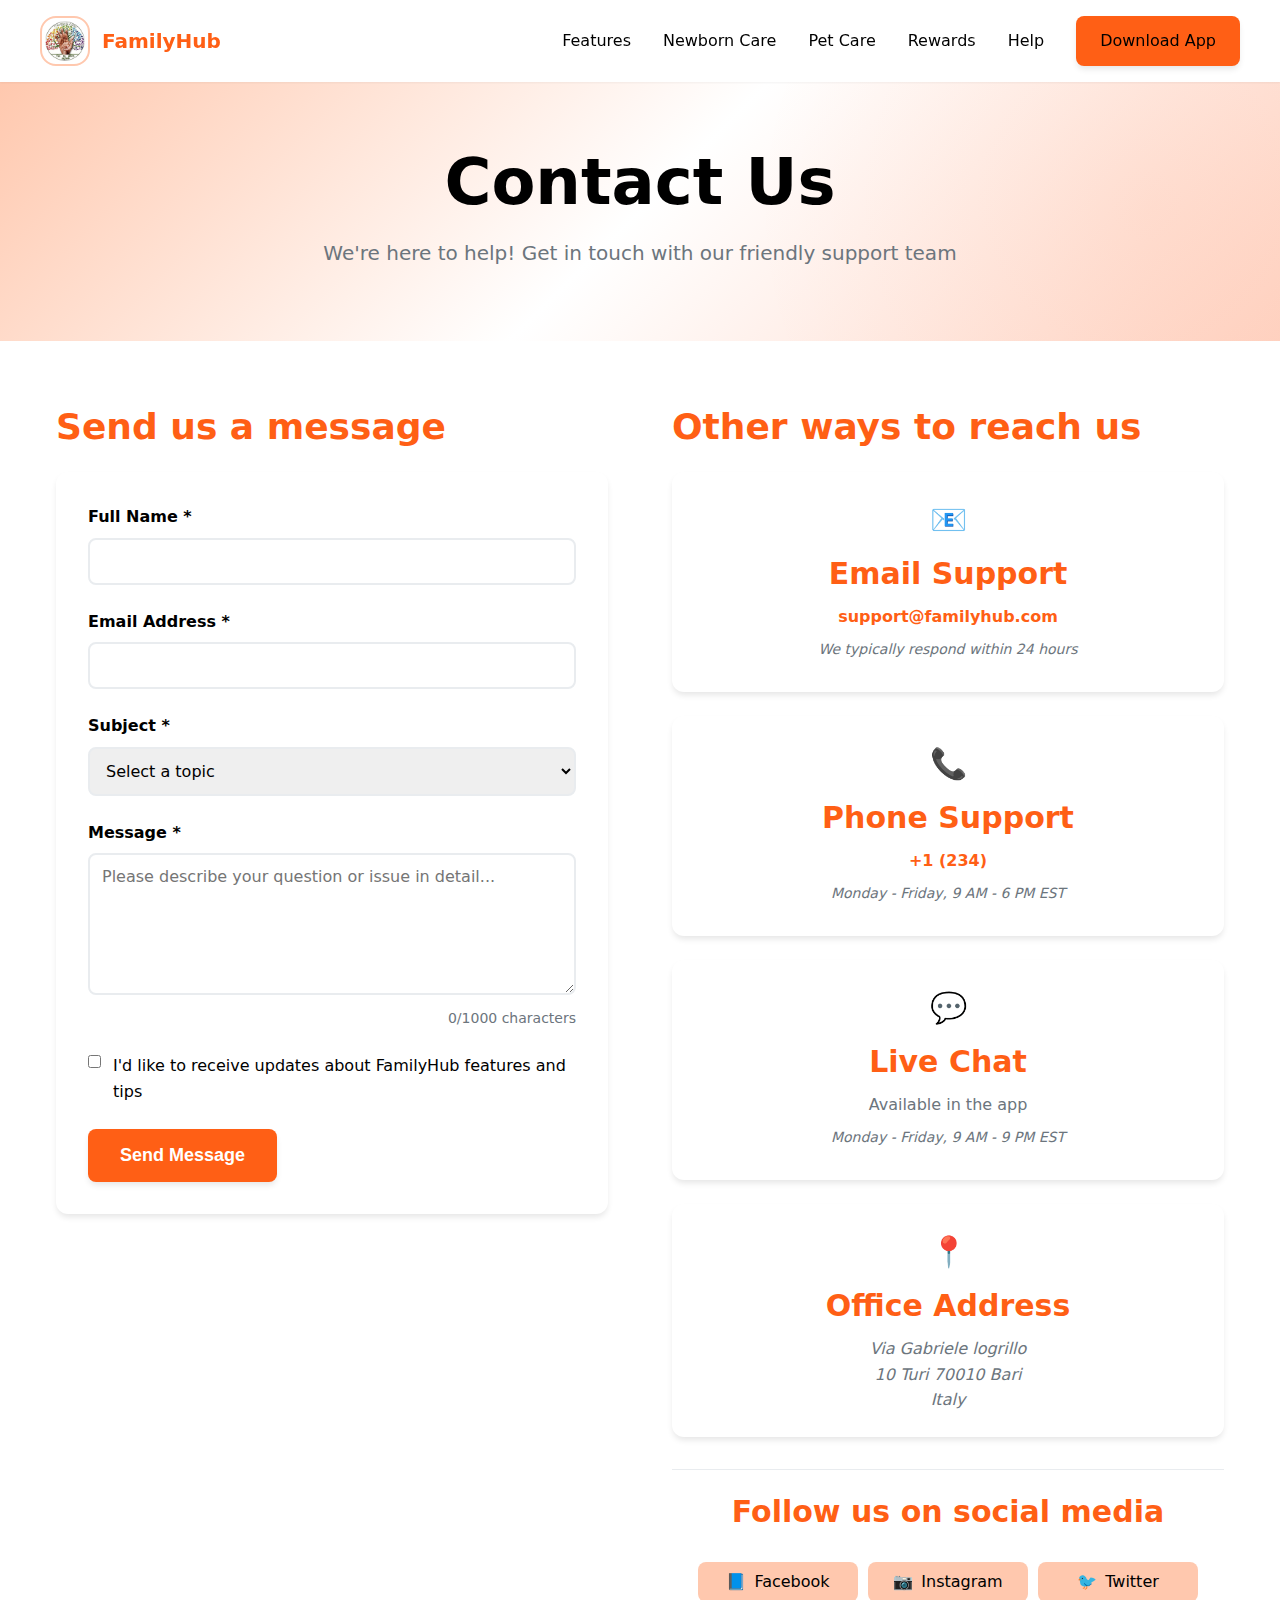
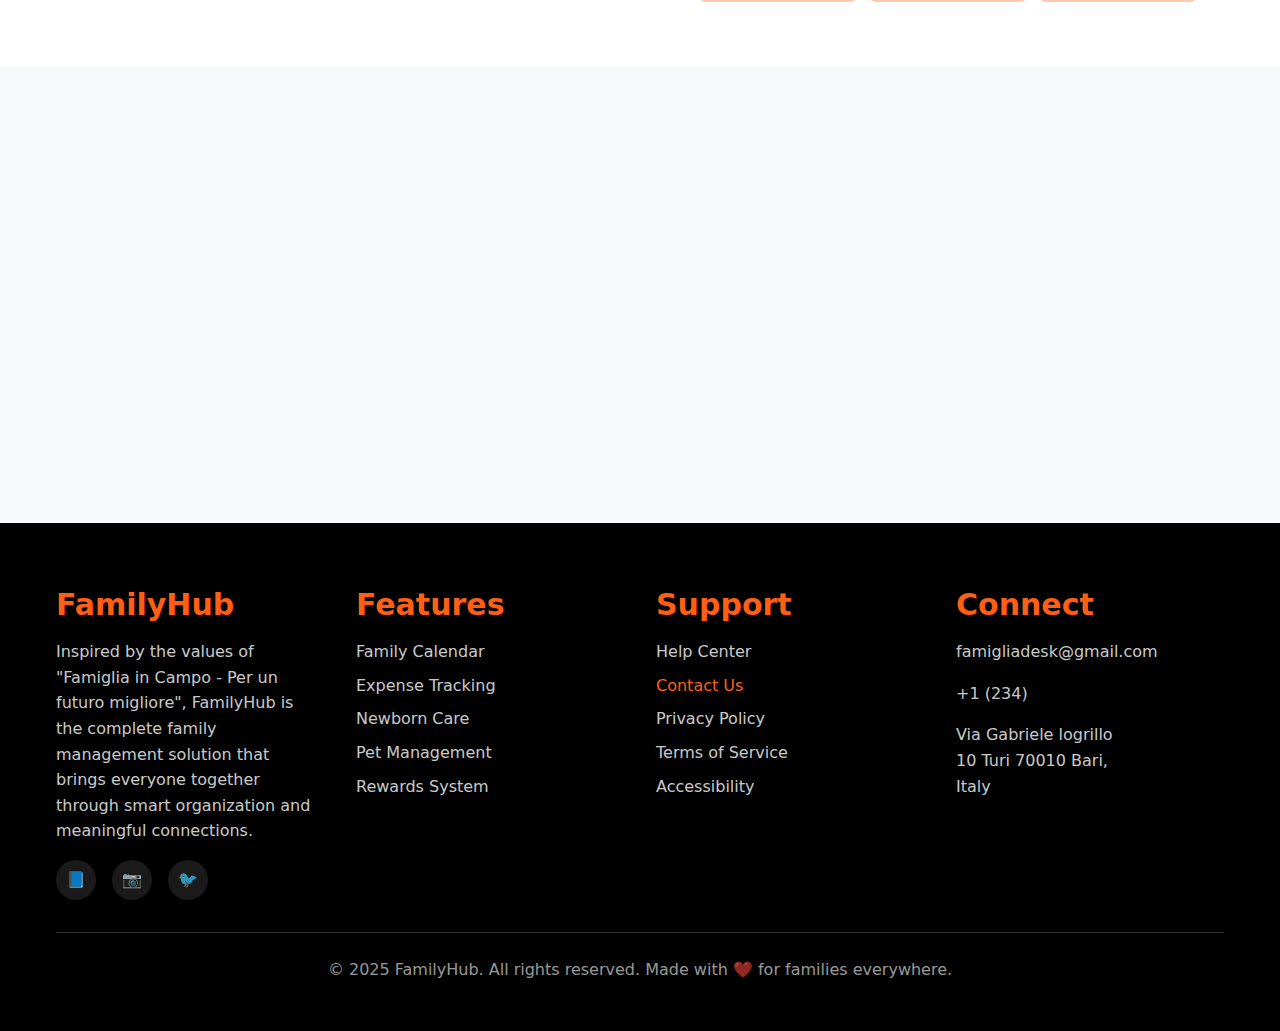
<file: contact.html>
<!DOCTYPE html>
<html lang="en">
<head>
    <meta charset="UTF-8">
    <meta name="viewport" content="width=device-width, initial-scale=1.0">
    <meta name="description" content="Contact FamilyHub - Get in touch with our support team for help with your family management app.">
    <meta name="keywords" content="contact, support, help, FamilyHub contact">
    <meta name="author" content="FamilyHub Team">
    <meta name="robots" content="index, follow">
    
    <title>Contact Us - FamilyHub</title>
    
    <link rel="stylesheet" href="styles.css">
    <link rel="stylesheet" href="contact.css">
</head>
<body>
    <a href="#main-content" class="sr-only sr-only-focusable">Skip to main content</a>
    
    <header class="header" role="banner">
        <nav class="nav container" role="navigation" aria-label="Main navigation">
            <a href="index.html" class="logo" aria-label="FamilyHub Home">
                <img src="logo.png" alt="Famiglia in Campo - Per un futuro migliore" class="logo-image">
                <span class="logo-text">FamilyHub</span>
            </a>
            
            <ul class="nav-links" id="navLinks" role="menubar">
                <li role="none"><a href="index.html#features" role="menuitem">Features</a></li>
                <li role="none"><a href="index.html#newborn" role="menuitem">Newborn Care</a></li>
                <li role="none"><a href="index.html#pets" role="menuitem">Pet Care</a></li>
                <li role="none"><a href="index.html#rewards" role="menuitem">Rewards</a></li>
                <li role="none"><a href="help-center.html" role="menuitem">Help</a></li>
                <li role="none"><a href="index.html#download" class="btn btn-primary" role="menuitem">Download App</a></li>
            </ul>
            
            <button class="nav-toggle" id="navToggle" aria-label="Toggle navigation menu" aria-expanded="false" aria-controls="navLinks">
                <span class="nav-toggle-line"></span>
                <span class="nav-toggle-line"></span>
                <span class="nav-toggle-line"></span>
            </button>
        </nav>
    </header>

    <main id="main-content" role="main" class="contact-main">
        <section class="contact-header">
            <div class="container">
                <div class="contact-header-content fade-in">
                    <h1>Contact Us</h1>
                    <p class="contact-subtitle">We're here to help! Get in touch with our friendly support team</p>
                </div>
            </div>
        </section>

        <section class="contact-content">
            <div class="container">
                <div class="contact-grid">
                    <div class="contact-form-section fade-in">
                        <h2>Send us a message</h2>
                        <form class="contact-form" action="#" method="post">
                            <div class="form-group">
                                <label for="name">Full Name *</label>
                                <input type="text" id="name" name="name" required aria-describedby="name-error">
                                <span id="name-error" class="error-message" role="alert"></span>
                            </div>

                            <div class="form-group">
                                <label for="email">Email Address *</label>
                                <input type="email" id="email" name="email" required aria-describedby="email-error">
                                <span id="email-error" class="error-message" role="alert"></span>
                            </div>

                            <div class="form-group">
                                <label for="subject">Subject *</label>
                                <select id="subject" name="subject" required aria-describedby="subject-error">
                                    <option value="">Select a topic</option>
                                    <option value="general">General Question</option>
                                    <option value="technical">Technical Support</option>
                                    <option value="billing">Billing & Subscriptions</option>
                                    <option value="feature">Feature Request</option>
                                    <option value="bug">Bug Report</option>
                                    <option value="privacy">Privacy & Security</option>
                                    <option value="other">Other</option>
                                </select>
                                <span id="subject-error" class="error-message" role="alert"></span>
                            </div>

                            <div class="form-group">
                                <label for="message">Message *</label>
                                <textarea id="message" name="message" rows="6" required aria-describedby="message-error" placeholder="Please describe your question or issue in detail..."></textarea>
                                <span id="message-error" class="error-message" role="alert"></span>
                            </div>

                            <div class="form-group checkbox-group">
                                <input type="checkbox" id="newsletter" name="newsletter">
                                <label for="newsletter">I'd like to receive updates about FamilyHub features and tips</label>
                            </div>

                            <button type="submit" class="btn btn-primary btn-large">Send Message</button>
                        </form>
                    </div>

                    <div class="contact-info-section fade-in">
                        <h2>Other ways to reach us</h2>
                        
                        <div class="contact-methods">
                            <div class="contact-method">
                                <div class="method-icon">📧</div>
                                <h3>Email Support</h3>
                                <p><a href="mailto:support@familyhub.com">support@familyhub.com</a></p>
                                <p class="method-note">We typically respond within 24 hours</p>
                            </div>

                            <div class="contact-method">
                                <div class="method-icon">📞</div>
                                <h3>Phone Support</h3>
                                <p><a href="tel:+1234">+1 (234) </a></p>
                                <p class="method-note">Monday - Friday, 9 AM - 6 PM EST</p>
                            </div>

                            <div class="contact-method">
                                <div class="method-icon">💬</div>
                                <h3>Live Chat</h3>
                                <p>Available in the app</p>
                                <p class="method-note">Monday - Friday, 9 AM - 9 PM EST</p>
                            </div>

                            <div class="contact-method">
                                <div class="method-icon">📍</div>
                                <h3>Office Address</h3>
                                <address>
                                    Via Gabriele logrillo<br>
                                    10 Turi 70010 Bari<br>
                                    Italy
                                </address>
                            </div>
                        </div>

                        <div class="social-contact">
                            <h3>Follow us on social media</h3>
                            <div class="social-links">
                                <a href="https://facebook.com/familyhub" class="social-link" target="_blank" rel="noopener noreferrer" aria-label="Follow us on Facebook">
                                    <span aria-hidden="true">📘</span>
                                    <span>Facebook</span>
                                </a>
                                <a href="https://instagram.com/familyhub" class="social-link" target="_blank" rel="noopener noreferrer" aria-label="Follow us on Instagram">
                                    <span aria-hidden="true">📷</span>
                                    <span>Instagram</span>
                                </a>
                                <a href="https://twitter.com/familyhub" class="social-link" target="_blank" rel="noopener noreferrer" aria-label="Follow us on Twitter">
                                    <span aria-hidden="true">🐦</span>
                                    <span>Twitter</span>
                                </a>
                            </div>
                        </div>
                    </div>
                </div>
            </div>
        </section>

        <section class="response-times">
            <div class="container">
                <div class="response-card fade-in">
                    <h2>Our Response Times</h2>
                    <div class="response-grid">
                        <div class="response-item">
                            <h3>General Inquiries</h3>
                            <p>Within 24 hours</p>
                        </div>
                        <div class="response-item">
                            <h3>Technical Support</h3>
                            <p>Within 12 hours</p>
                        </div>
                        <div class="response-item">
                            <h3>Urgent Issues</h3>
                            <p>Within 4 hours</p>
                        </div>
                        <div class="response-item">
                            <h3>Billing Questions</h3>
                            <p>Within 8 hours</p>
                        </div>
                    </div>
                </div>
            </div>
        </section>
    </main>

    <footer class="footer" role="contentinfo">
        <div class="container">
            <div class="footer-content">
                <section class="footer-section">
                    <h3>FamilyHub</h3>
                    <p>Inspired by the values of "Famiglia in Campo - Per un futuro migliore", FamilyHub is the complete family management solution that brings everyone together through smart organization and meaningful connections.</p>
                    <div class="footer-social">
                        <a href="https://facebook.com/familyhub" aria-label="Follow us on Facebook" class="social-link" target="_blank" rel="noopener noreferrer">
                            <span aria-hidden="true">📘</span>
                        </a>
                        <a href="https://instagram.com/familyhub" aria-label="Follow us on Instagram" class="social-link" target="_blank" rel="noopener noreferrer">
                            <span aria-hidden="true">📷</span>
                        </a>
                        <a href="https://twitter.com/familyhub" aria-label="Follow us on Twitter" class="social-link" target="_blank" rel="noopener noreferrer">
                            <span aria-hidden="true">🐦</span>
                        </a>
                    </div>
                </section>
                
                <section class="footer-section">
                    <h3>Features</h3>
                    <nav aria-label="Features navigation">
                        <ul class="footer-links">
                            <li><a href="index.html#features">Family Calendar</a></li>
                            <li><a href="index.html#features">Expense Tracking</a></li>
                            <li><a href="index.html#newborn">Newborn Care</a></li>
                            <li><a href="index.html#pets">Pet Management</a></li>
                            <li><a href="index.html#rewards">Rewards System</a></li>
                        </ul>
                    </nav>
                </section>
                
                <section class="footer-section">
                    <h3>Support</h3>
                    <nav aria-label="Support navigation">
                        <ul class="footer-links">
                            <li><a href="help-center.html">Help Center</a></li>
                            <li><a href="contact.html" aria-current="page">Contact Us</a></li>
                            <li><a href="privacy-policy.html">Privacy Policy</a></li>
                            <li><a href="terms-of-service.html">Terms of Service</a></li>
                            <li><a href="accessibility.html">Accessibility</a></li>
                        </ul>
                    </nav>
                </section>
                
                <section class="footer-section">
                    <h3>Connect</h3>
                    <address class="footer-contact">
                        <p><a href="mailto:famigliadesk@gmail.com">famigliadesk@gmail.com</a></p>
                        <p><a href="tel:+1234">+1 (234) </a></p>
                        <p>Via Gabriele logrillo<br>10 Turi 70010 Bari, <br> Italy</p>
                    </address>
                </section>
            </div>
            
            <div class="footer-bottom">
                <p>&copy; 2025 FamilyHub. All rights reserved. Made with <span aria-label="love">❤️</span> for families everywhere.</p>
            </div>
        </div>
    </footer>

    <script src="script.js"></script>
    <script src="contact.js"></script>
</body>
</html>
</file>
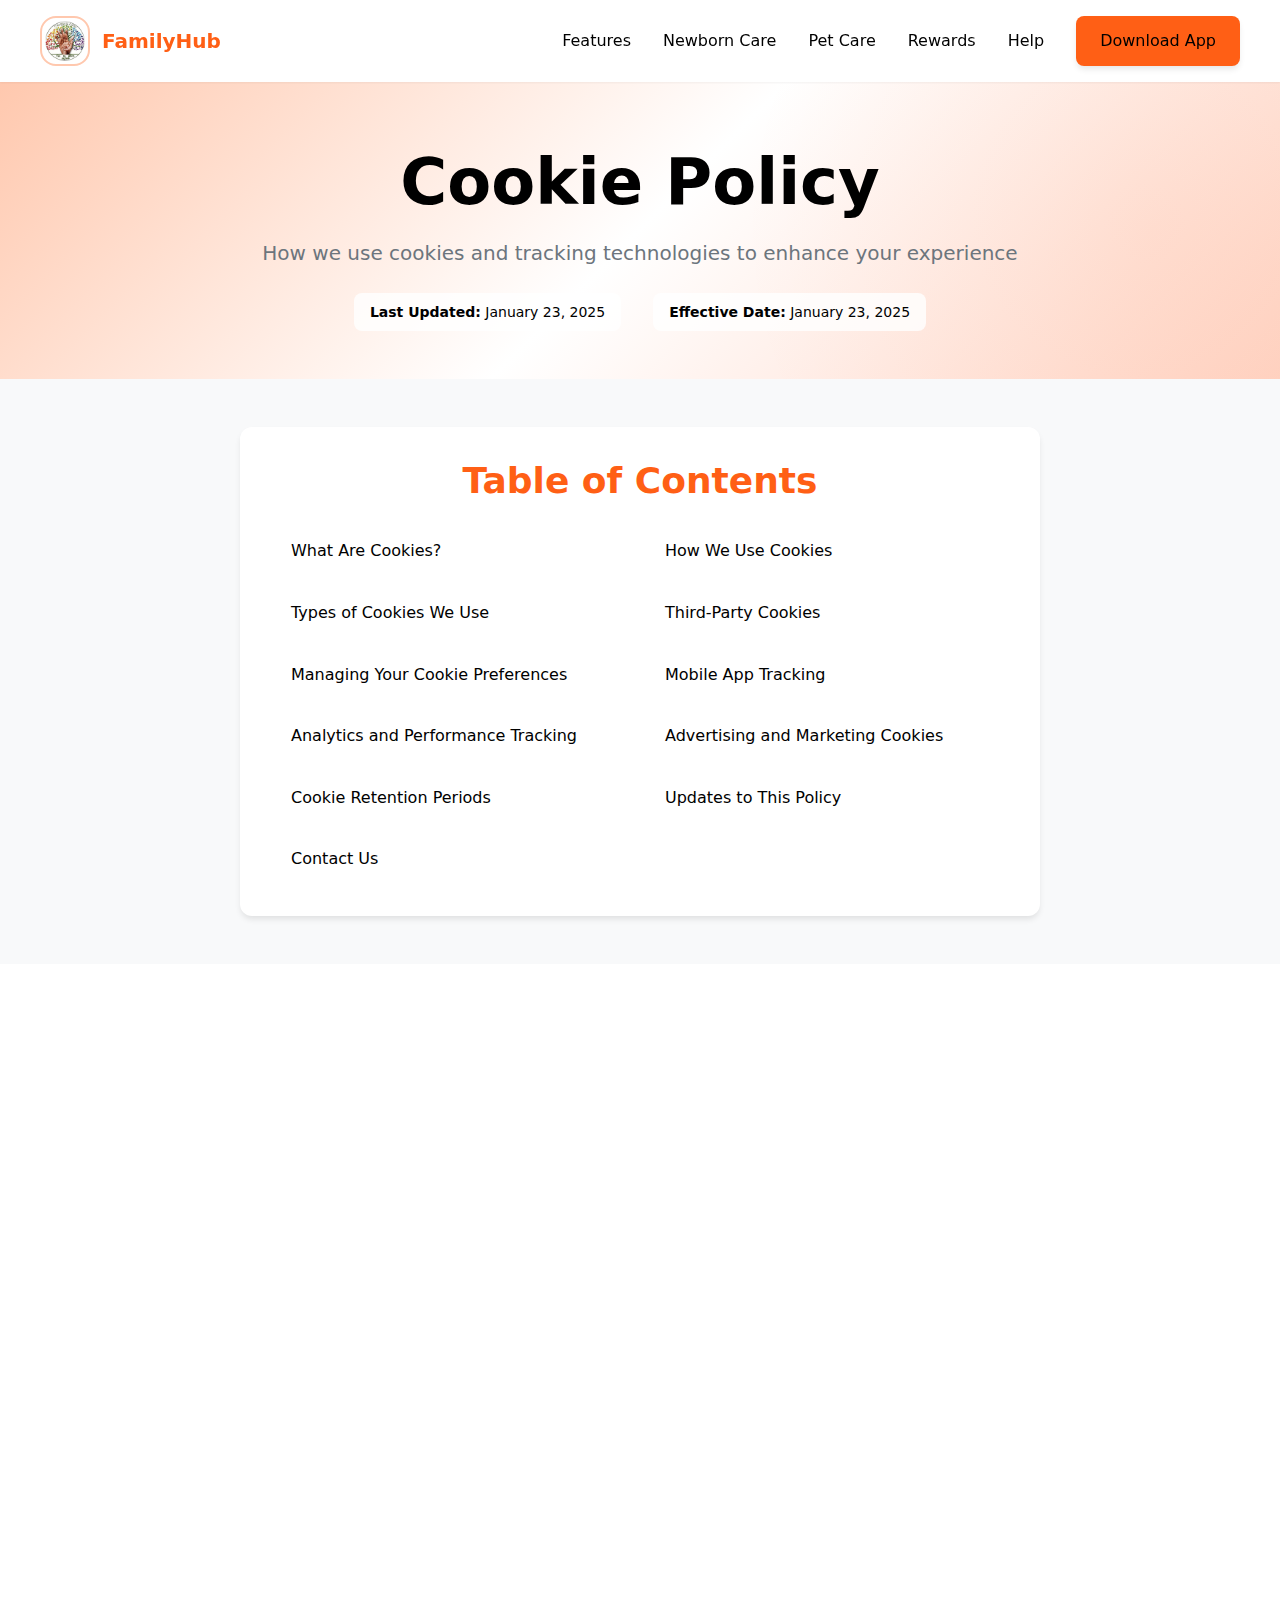
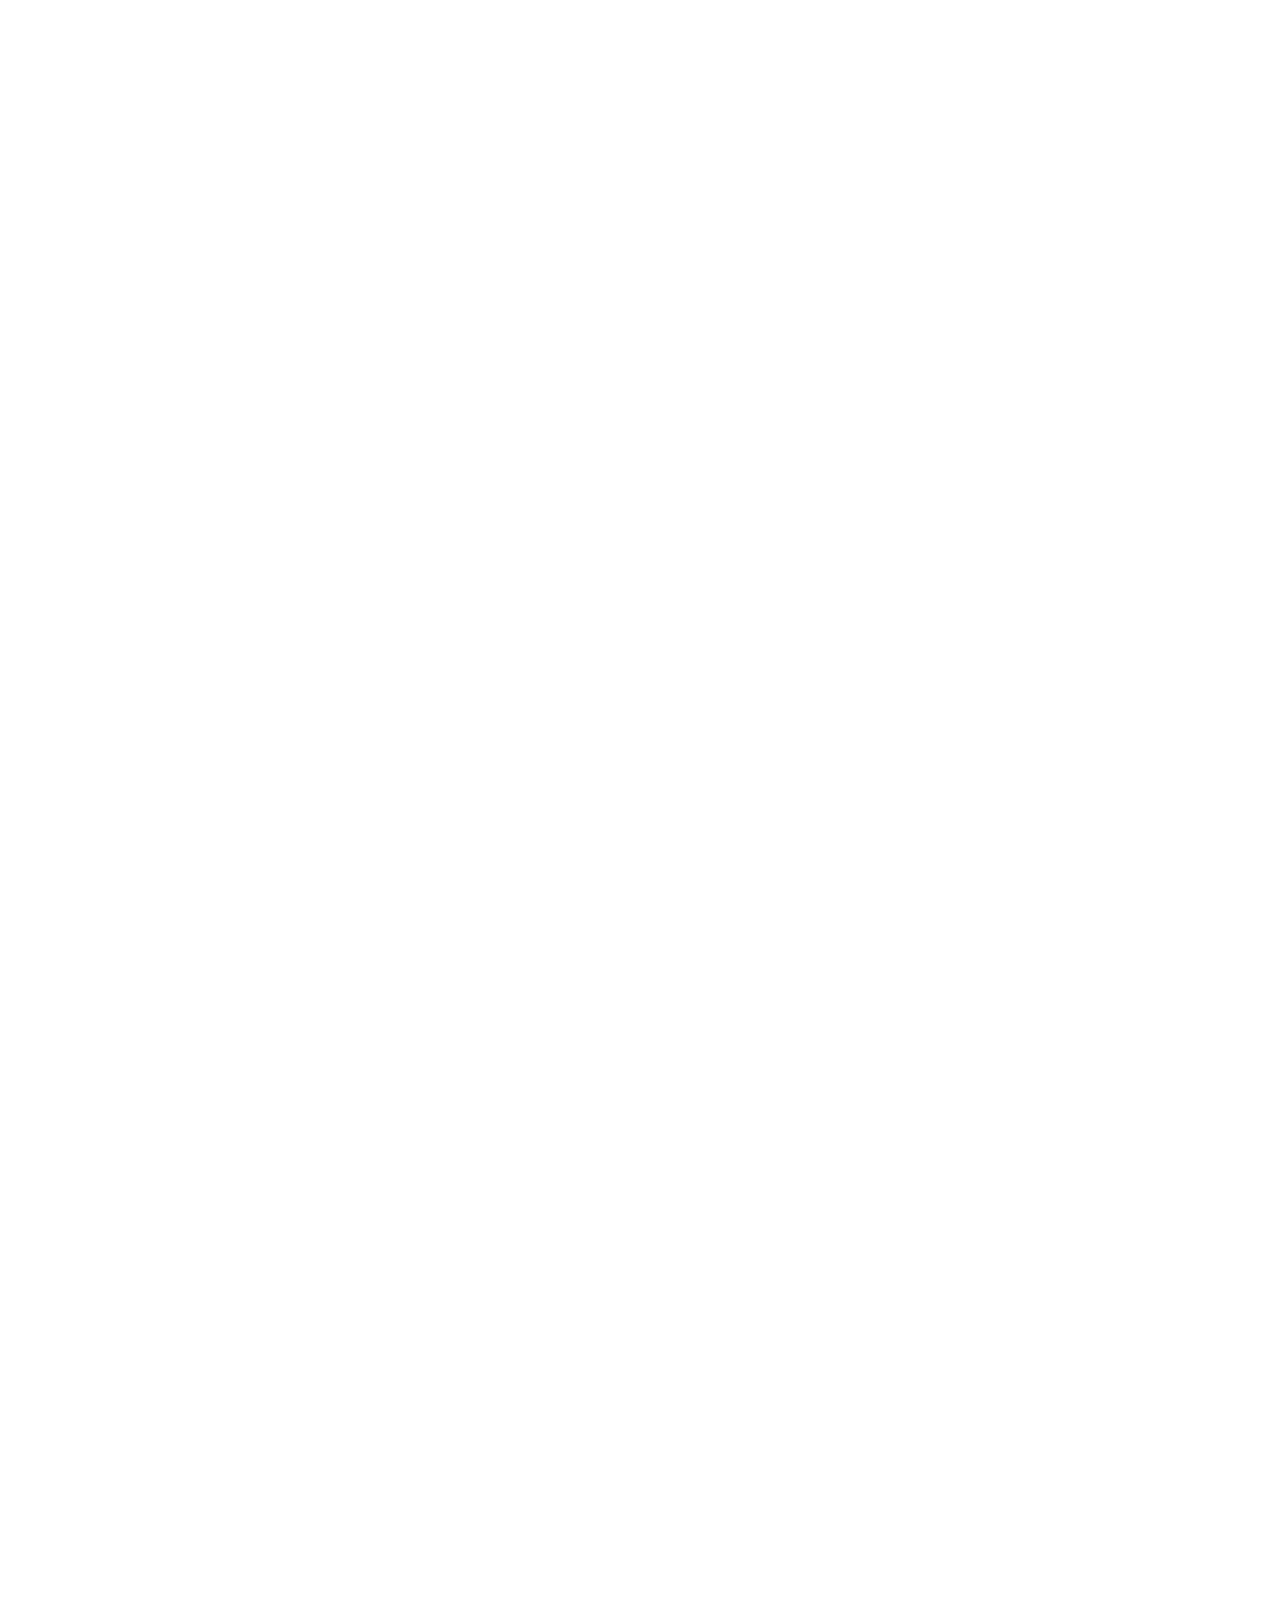
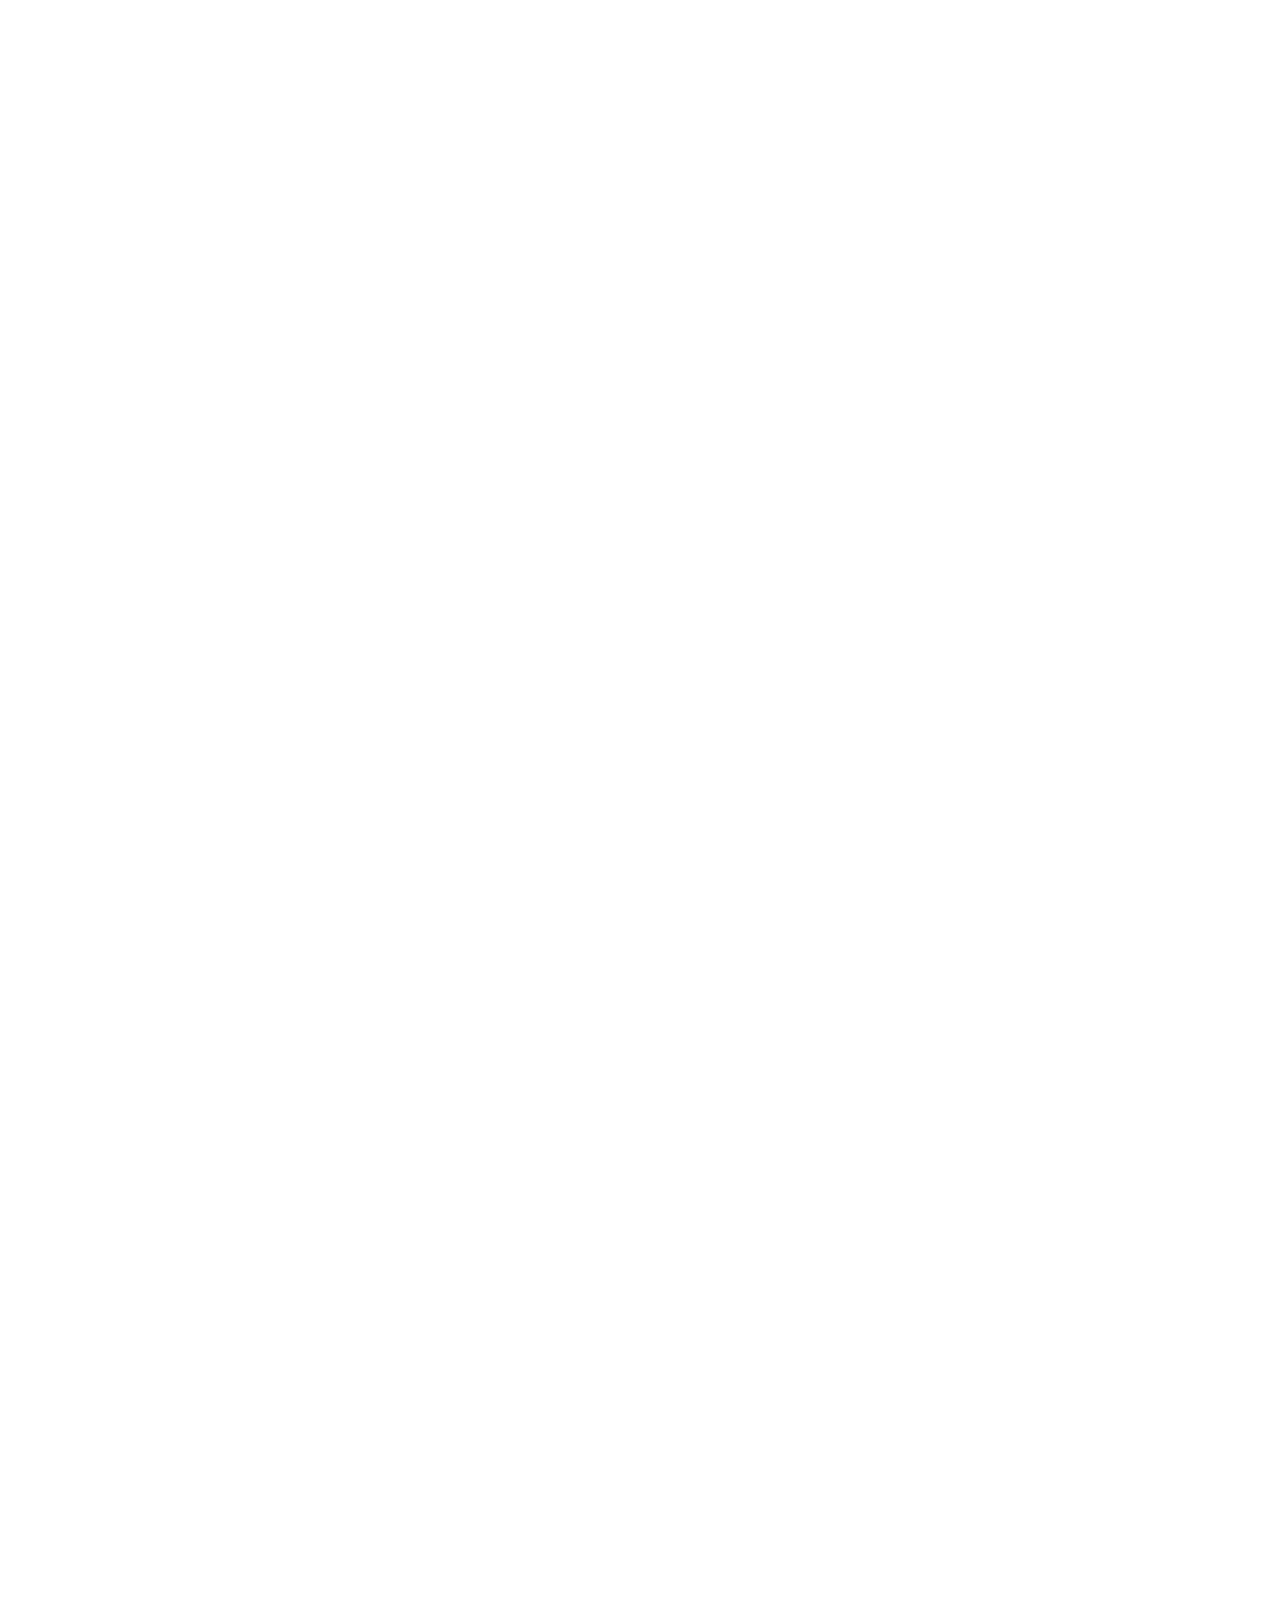
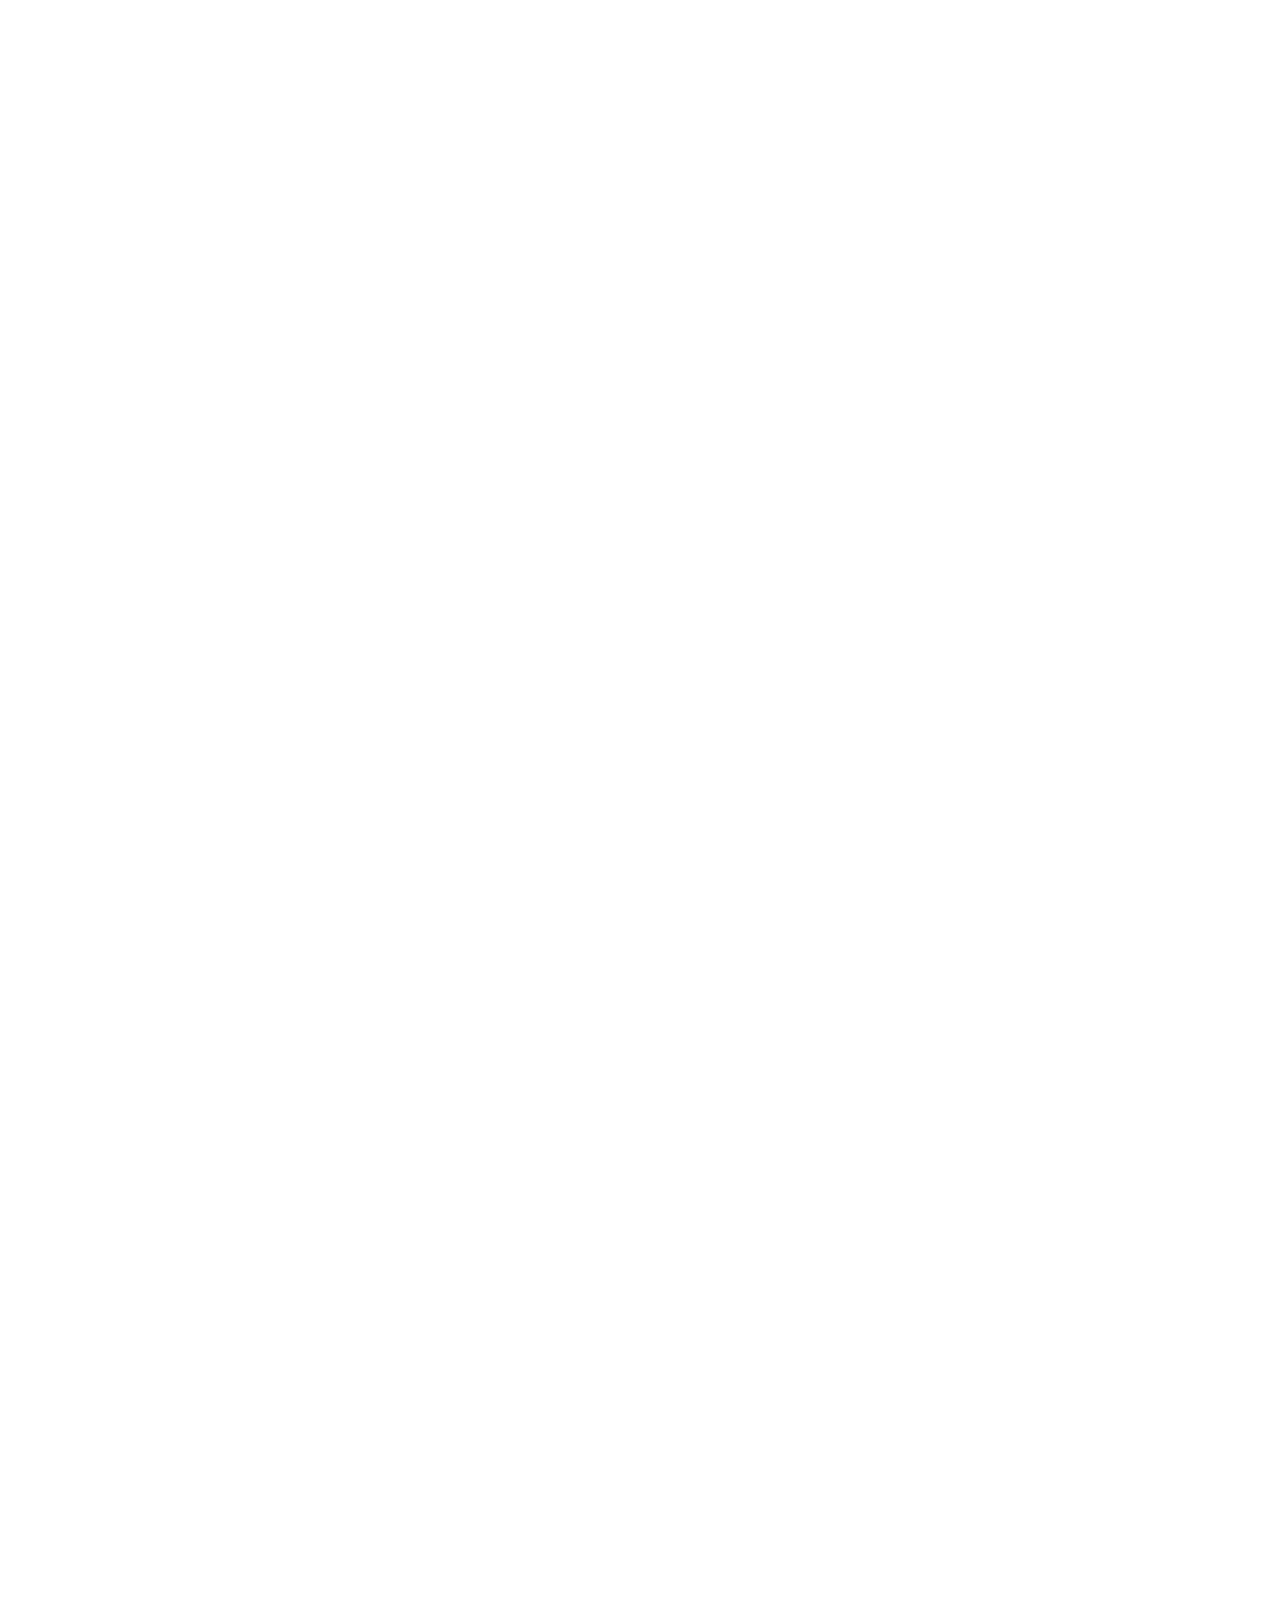
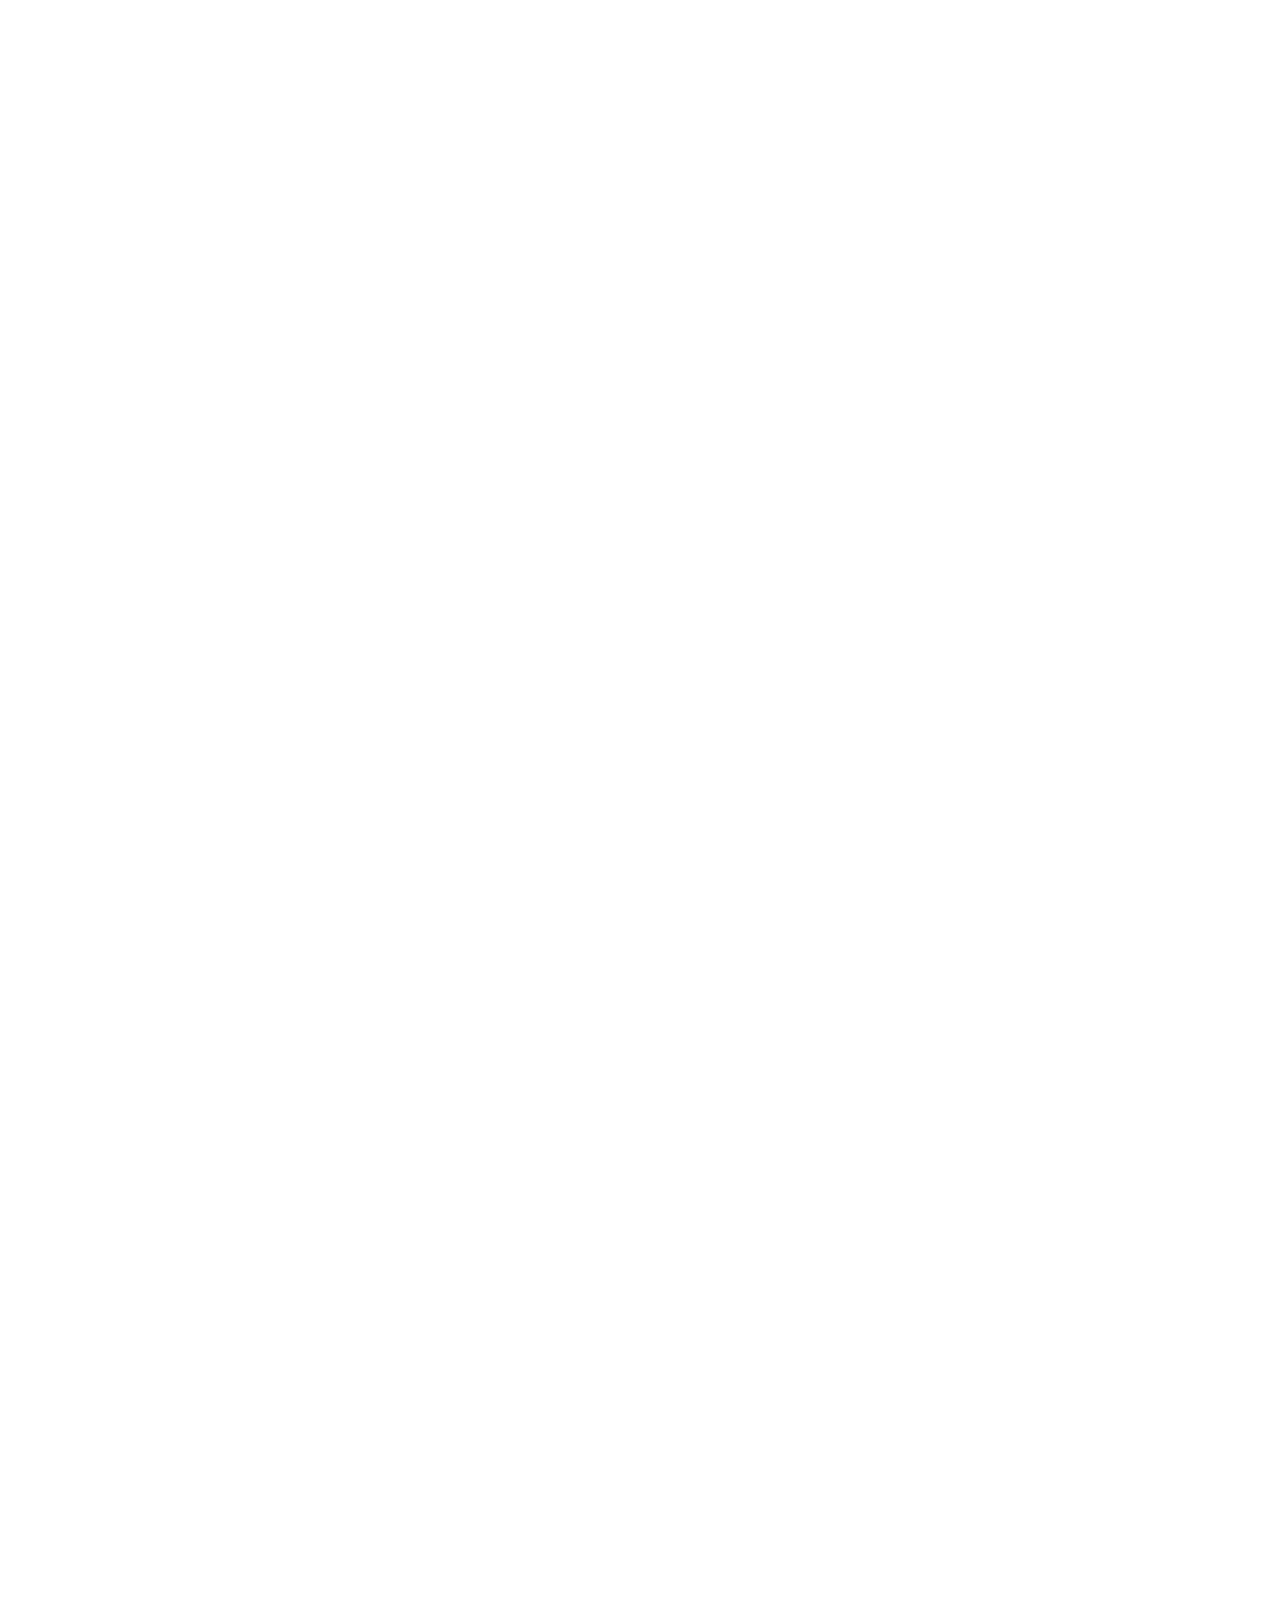
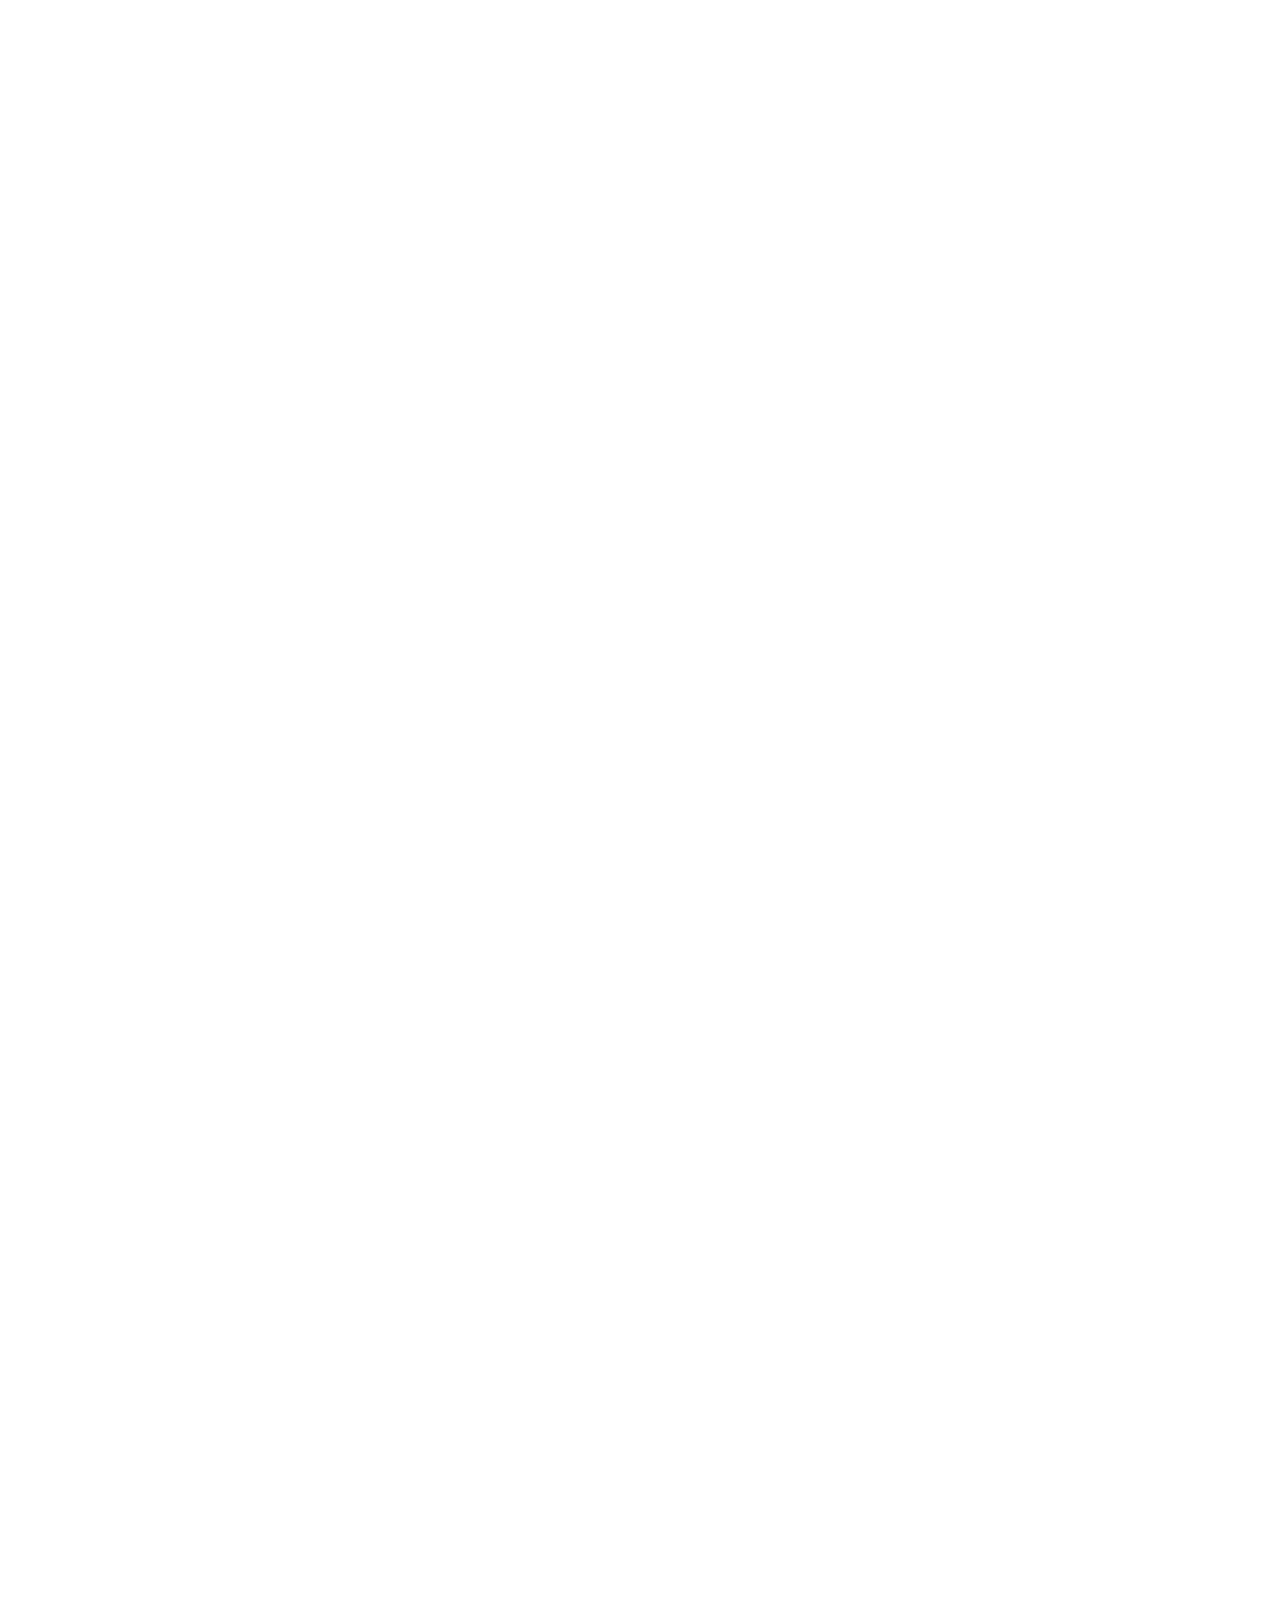
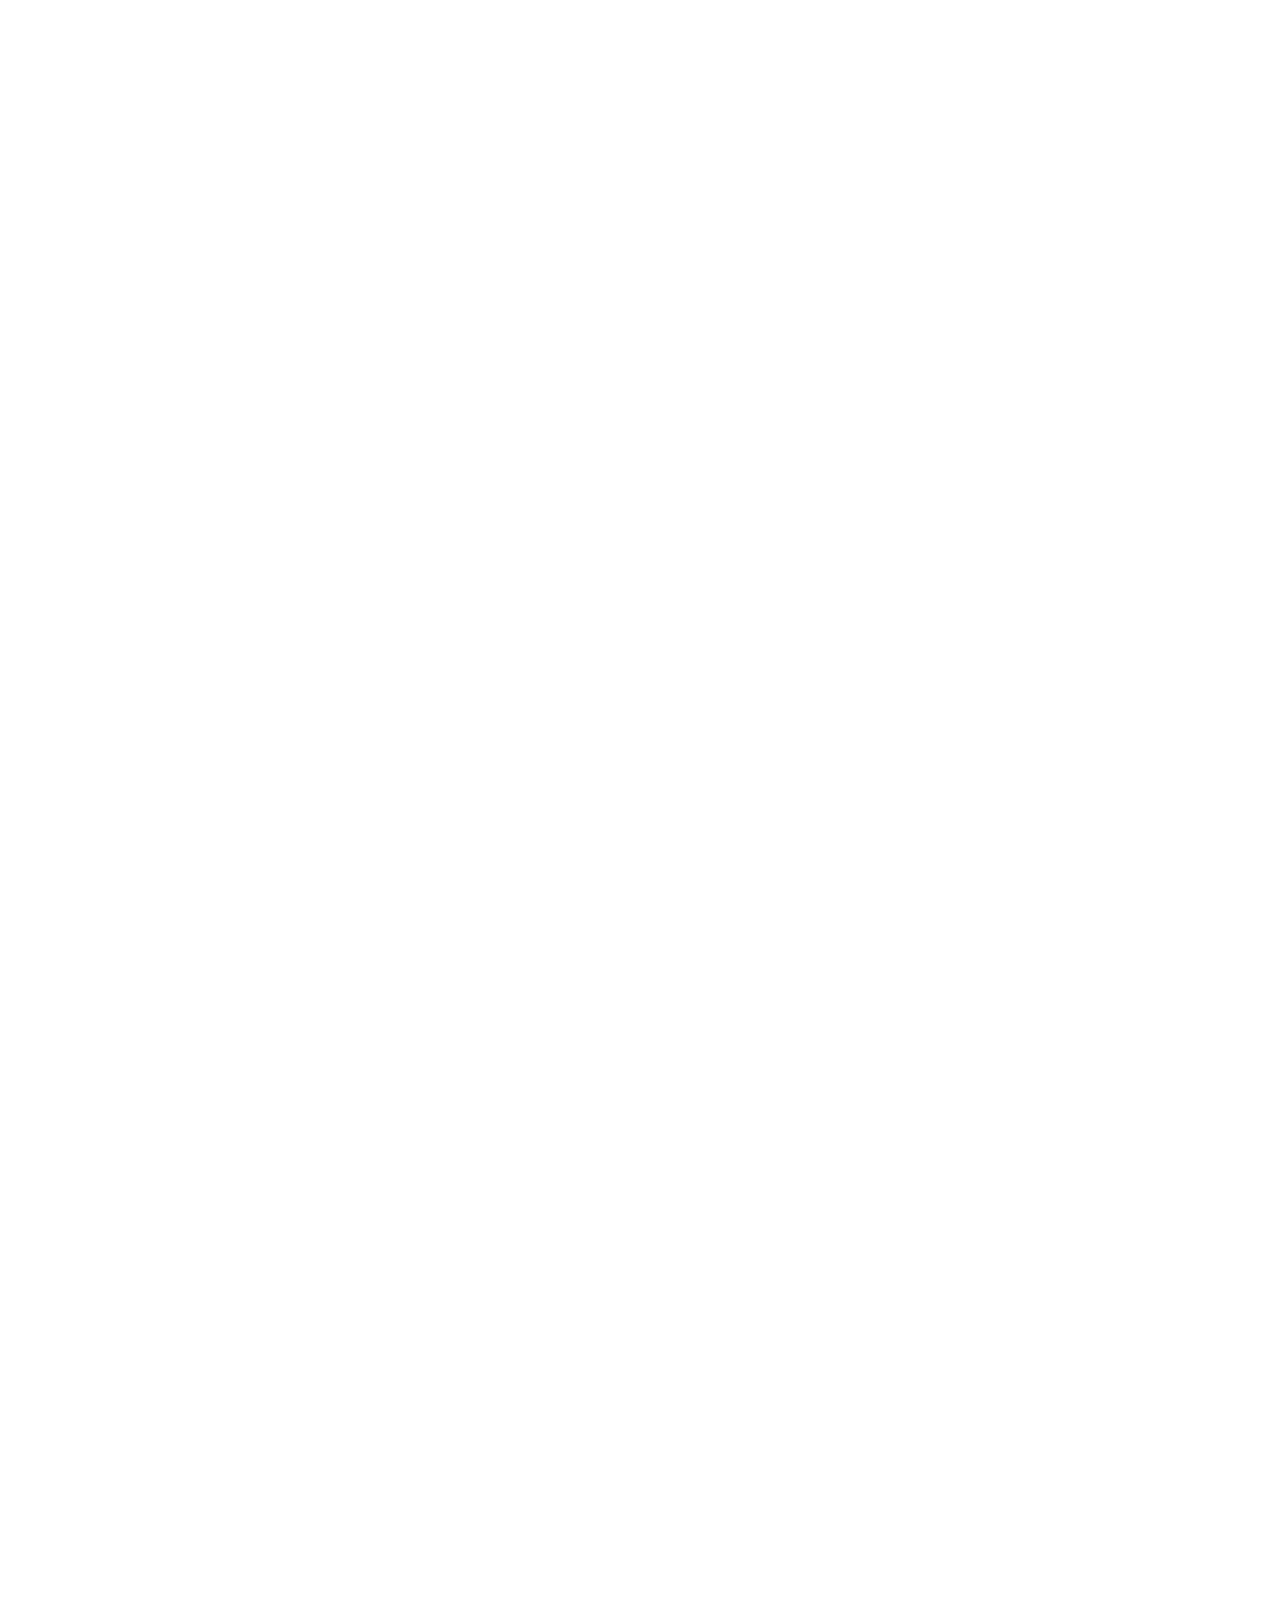
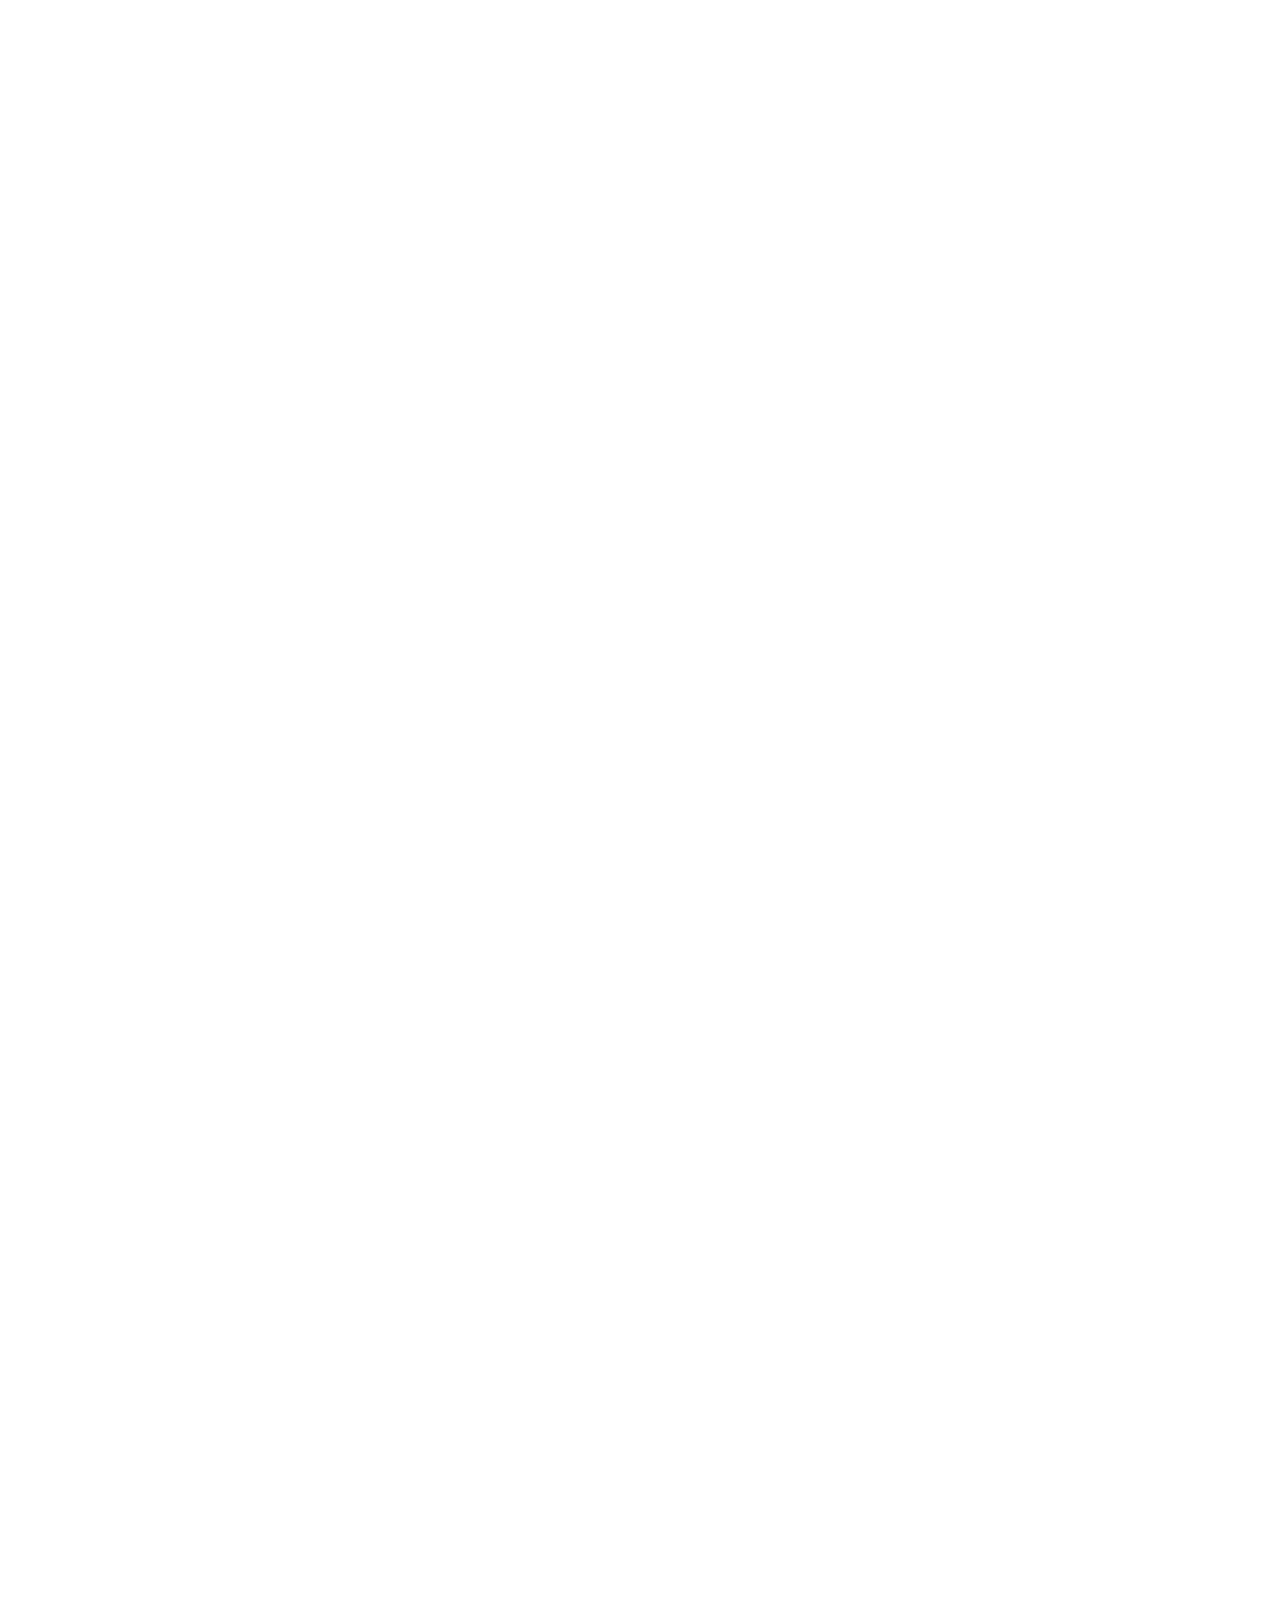
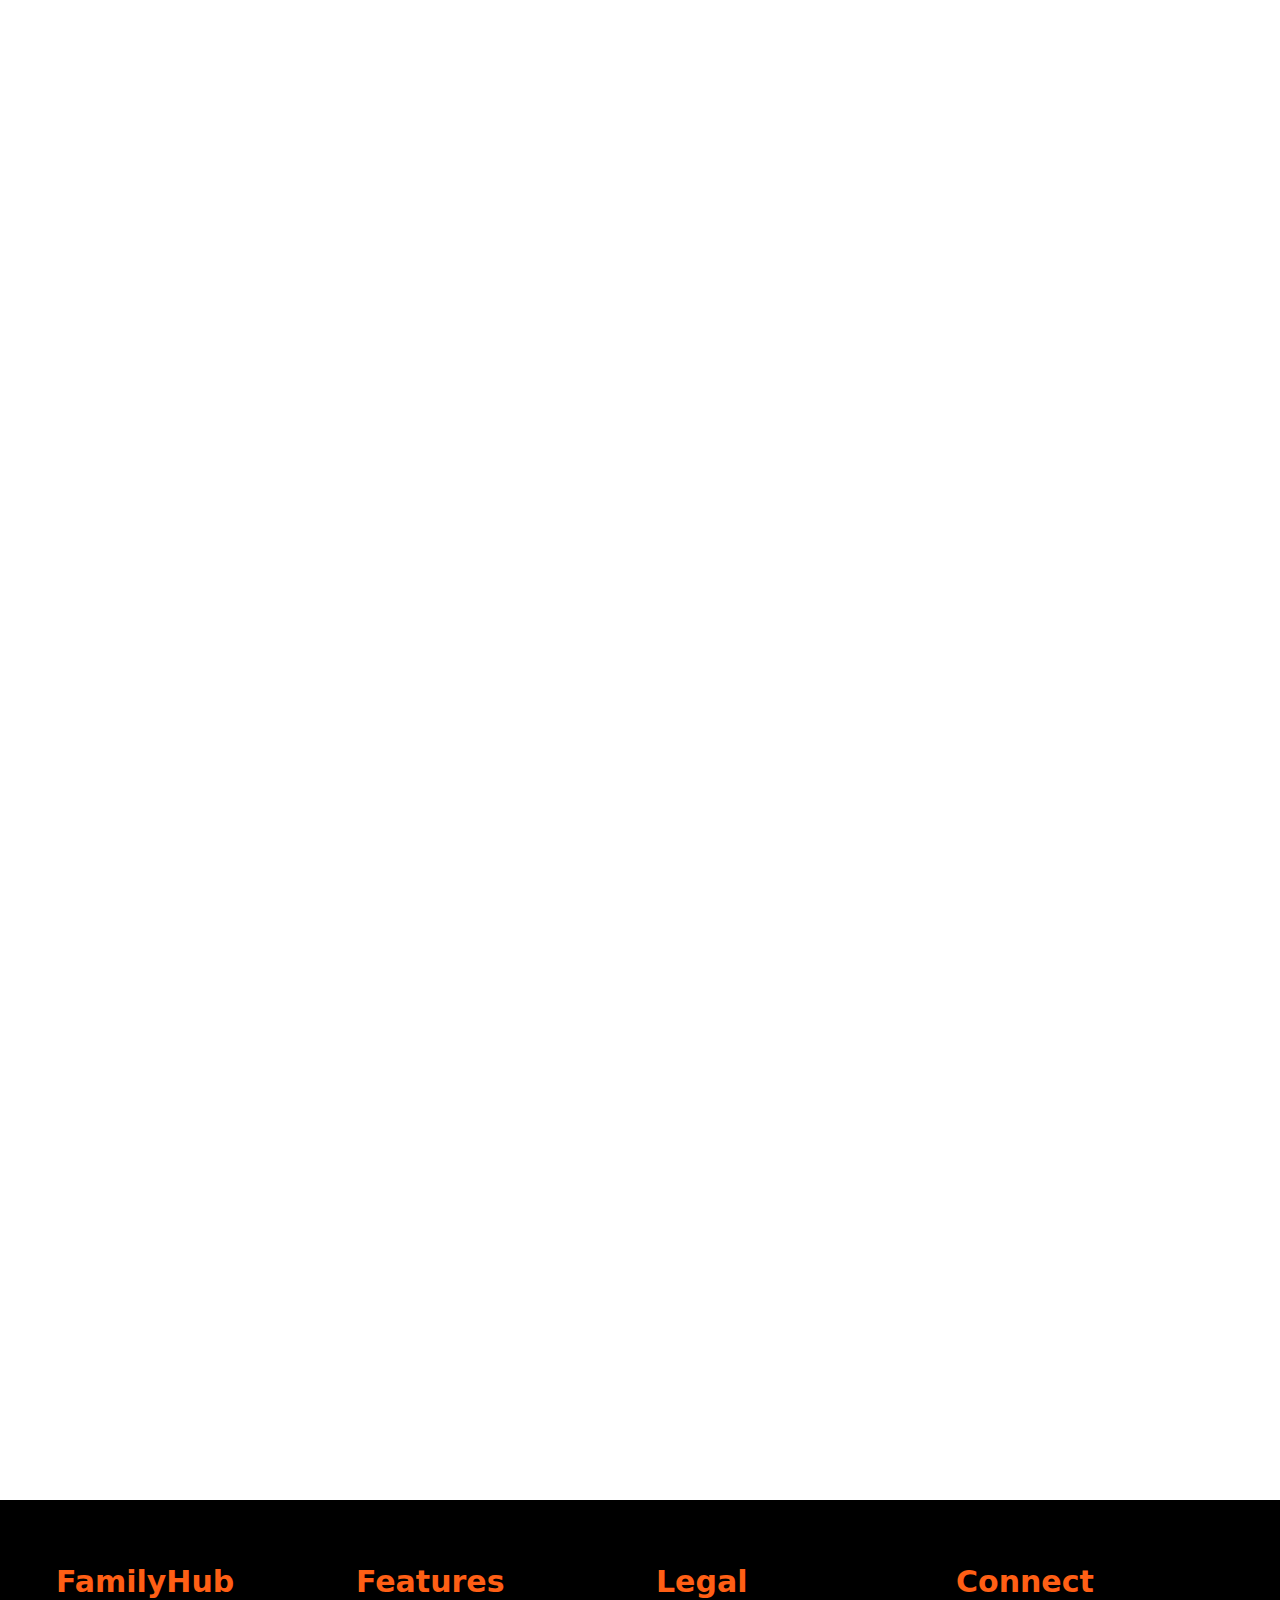
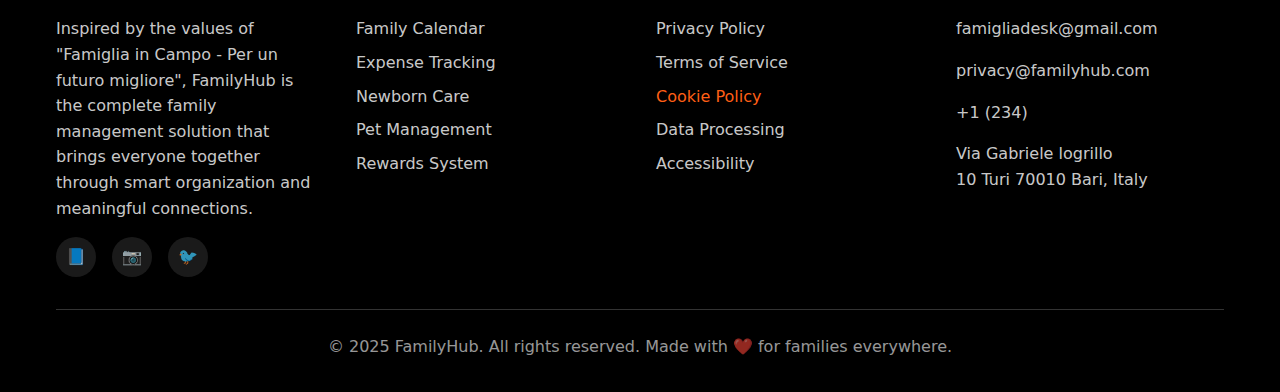
<file: cookie-policy.html>
<!DOCTYPE html>
<html lang="en">
<head>
    <meta charset="UTF-8">
    <meta name="viewport" content="width=device-width, initial-scale=1.0">
    <meta name="description" content="FamilyHub Cookie Policy - Learn how we use cookies and tracking technologies to improve your experience.">
    <meta name="keywords" content="cookie policy, cookies, tracking, privacy, data collection">
    <meta name="author" content="FamilyHub Team">
    <meta name="robots" content="index, follow">
    
    <!-- Open Graph Meta Tags -->
    <meta property="og:title" content="Cookie Policy - FamilyHub">
    <meta property="og:description" content="Learn how FamilyHub uses cookies and tracking technologies to enhance your family management experience.">
    <meta property="og:type" content="website">
    <meta property="og:url" content="https://familyhub.com/cookie-policy">
    
    <!-- Twitter Card Meta Tags -->
    <meta name="twitter:card" content="summary">
    <meta name="twitter:title" content="Cookie Policy - FamilyHub">
    <meta name="twitter:description" content="Learn how FamilyHub uses cookies and tracking technologies to enhance your family management experience.">
    
    <!-- Favicon -->
    <link rel="icon" type="image/x-icon" href="/favicon.ico">
    <link rel="apple-touch-icon" sizes="180x180" href="/apple-touch-icon.png">
    <link rel="icon" type="image/png" sizes="32x32" href="/favicon-32x32.png">
    <link rel="icon" type="image/png" sizes="16x16" href="/favicon-16x16.png">
    
    <title>Cookie Policy - FamilyHub</title>
    
    <!-- External CSS -->
    <link rel="stylesheet" href="styles.css">
    <link rel="stylesheet" href="privacy-policy.css">
    
    <!-- Preload Critical Resources -->
    <link rel="preload" href="styles.css" as="style">
    <link rel="preload" href="privacy-policy.css" as="style">
</head>
<body>
    <!-- Skip to main content link for accessibility -->
    <a href="#main-content" class="sr-only sr-only-focusable">Skip to main content</a>
    
    <!-- ===== HEADER & NAVIGATION ===== -->
    <header class="header" role="banner">
        <nav class="nav container" role="navigation" aria-label="Main navigation">
            <a href="index.html" class="logo" aria-label="FamilyHub Home">
                <img src="logo.png" alt="Famiglia in Campo - Per un futuro migliore" class="logo-image">
                <span class="logo-text">FamilyHub</span>
            </a>
            
            <ul class="nav-links" id="navLinks" role="menubar">
                <li role="none"><a href="index.html#features" role="menuitem">Features</a></li>
                <li role="none"><a href="index.html#newborn" role="menuitem">Newborn Care</a></li>
                <li role="none"><a href="index.html#pets" role="menuitem">Pet Care</a></li>
                <li role="none"><a href="index.html#rewards" role="menuitem">Rewards</a></li>
                <li role="none"><a href="help-center.html" role="menuitem">Help</a></li>
                <li role="none"><a href="index.html#download" class="btn btn-primary" role="menuitem">Download App</a></li>
            </ul>
            
            <button class="nav-toggle" id="navToggle" aria-label="Toggle navigation menu" aria-expanded="false" aria-controls="navLinks">
                <span class="nav-toggle-line"></span>
                <span class="nav-toggle-line"></span>
                <span class="nav-toggle-line"></span>
            </button>
        </nav>
    </header>

    <!-- ===== MAIN CONTENT ===== -->
    <main id="main-content" role="main" class="privacy-main">
        <!-- Cookie Policy Header -->
        <section class="privacy-header">
            <div class="container">
                <div class="privacy-header-content fade-in">
                    <h1>Cookie Policy</h1>
                    <p class="privacy-subtitle">How we use cookies and tracking technologies to enhance your experience</p>
                    <div class="privacy-meta">
                        <p><strong>Last Updated:</strong> January 23, 2025</p>
                        <p><strong>Effective Date:</strong> January 23, 2025</p>
                    </div>
                </div>
            </div>
        </section>

        <!-- Table of Contents -->
        <section class="privacy-toc">
            <div class="container">
                <div class="toc-card fade-in">
                    <h2>Table of Contents</h2>
                    <nav aria-label="Cookie policy sections">
                        <ol class="toc-list">
                            <li><a href="#what-are-cookies">What Are Cookies?</a></li>
                            <li><a href="#how-we-use-cookies">How We Use Cookies</a></li>
                            <li><a href="#types-of-cookies">Types of Cookies We Use</a></li>
                            <li><a href="#third-party-cookies">Third-Party Cookies</a></li>
                            <li><a href="#cookie-management">Managing Your Cookie Preferences</a></li>
                            <li><a href="#mobile-tracking">Mobile App Tracking</a></li>
                            <li><a href="#analytics-tracking">Analytics and Performance Tracking</a></li>
                            <li><a href="#advertising-cookies">Advertising and Marketing Cookies</a></li>
                            <li><a href="#cookie-retention">Cookie Retention Periods</a></li>
                            <li><a href="#updates">Updates to This Policy</a></li>
                            <li><a href="#contact">Contact Us</a></li>
                        </ol>
                    </nav>
                </div>
            </div>
        </section>

        <!-- Cookie Policy Content -->
        <section class="privacy-content">
            <div class="container">
                <article class="privacy-article">
                    
                    <!-- What Are Cookies -->
                    <section id="what-are-cookies" class="privacy-section fade-in">
                        <h2> What Are Cookies?</h2>
                        <div class="section-content">
                            <p>Cookies are small text files that are stored on your device (computer, tablet, or mobile phone) when you visit our website or use our FamilyHub application. They help us provide you with a better experience by remembering your preferences and understanding how you use our services.</p>
                            
                            <div class="highlight-box">
                                <h3>Key Cookie Characteristics</h3>
                                <ul>
                                    <li><strong>Small Size:</strong> Cookies are typically very small files (usually less than 4KB)</li>
                                    <li><strong>Text-Based:</strong> They contain only text information, not executable code</li>
                                    <li><strong>Domain-Specific:</strong> Cookies can only be read by the website that created them</li>
                                    <li><strong>Expiration:</strong> They have expiration dates and are automatically deleted when they expire</li>
                                    <li><strong>User Control:</strong> You can control and delete cookies through your browser settings</li>
                                </ul>
                            </div>

                            <h3> Similar Technologies</h3>
                            <p>In addition to cookies, we may use similar technologies such as:</p>
                            <ul>
                                <li><strong>Web Beacons:</strong> Small transparent images that help us understand user behavior</li>
                                <li><strong>Local Storage:</strong> Browser storage that persists longer than session cookies</li>
                                <li><strong>Session Storage:</strong> Temporary storage that expires when you close your browser</li>
                                <li><strong>Device Fingerprinting:</strong> Collecting device characteristics for security and analytics</li>
                                <li><strong>Pixels:</strong> Tiny images used for tracking email opens and website visits</li>
                            </ul>
                        </div>
                    </section>

                    <!-- How We Use Cookies -->
                    <section id="how-we-use-cookies" class="privacy-section fade-in">
                        <h2> How We Use Cookies</h2>
                        <div class="section-content">
                            <p>FamilyHub uses cookies and similar technologies for several important purposes to enhance your family management experience:</p>
                            
                            <div class="use-category">
                                <h3> Essential Functionality</h3>
                                <ul>
                                    <li>Maintaining your login session across pages</li>
                                    <li>Remembering your language and region preferences</li>
                                    <li>Storing your privacy and cookie preferences</li>
                                    <li>Enabling secure access to your family data</li>
                                    <li>Preventing fraud and ensuring security</li>
                                    <li>Maintaining shopping cart contents (for premium features)</li>
                                </ul>
                            </div>

                            <div class="use-category">
                                <h3> Performance and Analytics</h3>
                                <ul>
                                    <li>Understanding how you navigate through our app</li>
                                    <li>Identifying which features are most popular</li>
                                    <li>Measuring page load times and performance</li>
                                    <li>Detecting and fixing technical issues</li>
                                    <li>Analyzing usage patterns to improve our services</li>
                                    <li>A/B testing new features and improvements</li>
                                </ul>
                            </div>

                            <div class="use-category">
                                <h3> Personalization</h3>
                                <ul>
                                    <li>Customizing your dashboard and interface</li>
                                    <li>Remembering your family structure and preferences</li>
                                    <li>Providing personalized tips and recommendations</li>
                                    <li>Tailoring content based on your family's needs</li>
                                    <li>Suggesting relevant features and tools</li>
                                </ul>
                            </div>

                            <div class="use-category">
                                <h3> Communication and Marketing</h3>
                                <ul>
                                    <li>Showing relevant information about new features</li>
                                    <li>Measuring the effectiveness of our communications</li>
                                    <li>Providing targeted support and help content</li>
                                    <li>Understanding which marketing campaigns are effective</li>
                                </ul>
                            </div>
                        </div>
                    </section>

                    <!-- Types of Cookies -->
                    <section id="types-of-cookies" class="privacy-section fade-in">
                        <h2> Types of Cookies We Use</h2>
                        <div class="section-content">
                            <p>We categorize cookies based on their purpose and duration. Here's a detailed breakdown:</p>
                            
                            <div class="cookie-types">
                                <div class="cookie-type">
                                    <h3>🔐 Strictly Necessary Cookies</h3>
                                    <p><strong>Purpose:</strong> Essential for the website to function properly</p>
                                    <p><strong>Duration:</strong> Session or up to 1 year</p>
                                    <p><strong>Can be disabled:</strong> No - these are required for basic functionality</p>
                                    <div class="cookie-examples">
                                        <h4>Examples:</h4>
                                        <ul>
                                            <li><code>session_id</code> - Maintains your login session</li>
                                            <li><code>csrf_token</code> - Protects against security attacks</li>
                                            <li><code>cookie_consent</code> - Remembers your cookie preferences</li>
                                            <li><code>auth_token</code> - Secures your account access</li>
                                        </ul>
                                    </div>
                                </div>
                                
                                <div class="cookie-type">
                                    <h3>📊 Performance Cookies</h3>
                                    <p><strong>Purpose:</strong> Help us understand how visitors interact with our website</p>
                                    <p><strong>Duration:</strong> Up to 2 years</p>
                                    <p><strong>Can be disabled:</strong> Yes</p>
                                    <div class="cookie-examples">
                                        <h4>Examples:</h4>
                                        <ul>
                                            <li><code>_ga</code> - Google Analytics visitor identification</li>
                                            <li><code>_gid</code> - Google Analytics session identification</li>
                                            <li><code>performance_metrics</code> - App performance tracking</li>
                                            <li><code>error_tracking</code> - Error reporting and debugging</li>
                                        </ul>
                                    </div>
                                </div>
                                
                                <div class="cookie-type">
                                    <h3>⚙️ Functional Cookies</h3>
                                    <p><strong>Purpose:</strong> Enable enhanced functionality and personalization</p>
                                    <p><strong>Duration:</strong> Up to 1 year</p>
                                    <p><strong>Can be disabled:</strong> Yes</p>
                                    <div class="cookie-examples">
                                        <h4>Examples:</h4>
                                        <ul>
                                            <li><code>user_preferences</code> - Your app settings and preferences</li>
                                            <li><code>language</code> - Your selected language</li>
                                            <li><code>theme</code> - Dark/light mode preference</li>
                                            <li><code>dashboard_layout</code> - Your customized dashboard</li>
                                        </ul>
                                    </div>
                                </div>
                                
                                <div class="cookie-type">
                                    <h3>📈 Analytics Cookies</h3>
                                    <p><strong>Purpose:</strong> Collect information about how you use our website</p>
                                    <p><strong>Duration:</strong> Up to 2 years</p>
                                    <p><strong>Can be disabled:</strong> Yes</p>
                                    <div class="cookie-examples">
                                        <h4>Examples:</h4>
                                        <ul>
                                            <li><code>_mixpanel</code> - User behavior analytics</li>
                                            <li><code>hotjar</code> - User experience analytics</li>
                                            <li><code>feature_usage</code> - Feature adoption tracking</li>
                                            <li><code>conversion_tracking</code> - Goal completion tracking</li>
                                        </ul>
                                    </div>
                                </div>
                            </div>
                        </div>
                    </section>

                    <!-- Third-Party Cookies -->
                    <section id="third-party-cookies" class="privacy-section fade-in">
                        <h2> Third-Party Cookies</h2>
                        <div class="section-content">
                            <p>Some cookies are set by third-party services that we use to enhance FamilyHub's functionality. These partners have their own privacy policies and cookie practices:</p>
                            
                            <div class="third-party-category">
                                <h3> Analytics Partners</h3>
                                <div class="partner-info">
                                    <h4>Google Analytics</h4>
                                    <p><strong>Purpose:</strong> Website and app usage analytics</p>
                                    <p><strong>Cookies:</strong> _ga, _gid, _gat</p>
                                    <p><strong>Privacy Policy:</strong> <a href="https://policies.google.com/privacy" target="_blank" rel="noopener">Google Privacy Policy</a></p>
                                    <p><strong>Opt-out:</strong> <a href="https://tools.google.com/dlpage/gaoptout" target="_blank" rel="noopener">Google Analytics Opt-out</a></p>
                                </div>

                                <div class="partner-info">
                                    <h4>Mixpanel</h4>
                                    <p><strong>Purpose:</strong> User behavior and feature usage analytics</p>
                                    <p><strong>Cookies:</strong> mp_*, mixpanel</p>
                                    <p><strong>Privacy Policy:</strong> <a href="https://mixpanel.com/legal/privacy-policy/" target="_blank" rel="noopener">Mixpanel Privacy Policy</a></p>
                                </div>
                            </div>

                            <div class="third-party-category">
                                <h3> Performance Monitoring</h3>
                                <div class="partner-info">
                                    <h4>Sentry</h4>
                                    <p><strong>Purpose:</strong> Error tracking and performance monitoring</p>
                                    <p><strong>Cookies:</strong> sentry-sc</p>
                                    <p><strong>Privacy Policy:</strong> <a href="https://sentry.io/privacy/" target="_blank" rel="noopener">Sentry Privacy Policy</a></p>
                                </div>
                            </div>

                            <div class="third-party-category">
                                <h3> Customer Support</h3>
                                <div class="partner-info">
                                    <h4>Intercom</h4>
                                    <p><strong>Purpose:</strong> Customer support chat and messaging</p>
                                    <p><strong>Cookies:</strong> intercom-*</p>
                                    <p><strong>Privacy Policy:</strong> <a href="https://www.intercom.com/legal/privacy" target="_blank" rel="noopener">Intercom Privacy Policy</a></p>
                                </div>
                            </div>

                            <div class="third-party-category">
                                <h3> Payment Processing</h3>
                                <div class="partner-info">
                                    <h4>Stripe</h4>
                                    <p><strong>Purpose:</strong> Secure payment processing</p>
                                    <p><strong>Cookies:</strong> __stripe_*</p>
                                    <p><strong>Privacy Policy:</strong> <a href="https://stripe.com/privacy" target="_blank" rel="noopener">Stripe Privacy Policy</a></p>
                                </div>
                            </div>
                        </div>
                    </section>

                    <!-- Cookie Management -->
                    <section id="cookie-management" class="privacy-section fade-in">
                        <h2> Managing Your Cookie Preferences</h2>
                        <div class="section-content">
                            <p>You have several options for controlling cookies and similar technologies:</p>
                            
                            <div class="cookie-control">
                                <h3> FamilyHub Cookie Settings</h3>
                                <p>You can manage your cookie preferences directly within FamilyHub:</p>
                                <ul>
                                    <li>Visit your Account Settings > Privacy & Cookies</li>
                                    <li>Use our Cookie Preference Center (accessible from any page footer)</li>
                                    <li>Adjust settings for different cookie categories</li>
                                    <li>View detailed information about each cookie type</li>
                                </ul>
                                
                                <div class="cookie-settings-demo">
                                    <h4>Cookie Categories You Can Control:</h4>
                                    <div class="cookie-toggle-example">
                                        <div class="toggle-item">
                                            <span>🔐 Strictly Necessary</span>
                                            <span class="toggle-status required">Always Active</span>
                                        </div>
                                        <div class="toggle-item">
                                            <span>📊 Performance Cookies</span>
                                            <span class="toggle-status optional">Toggle On/Off</span>
                                        </div>
                                        <div class="toggle-item">
                                            <span>⚙️ Functional Cookies</span>
                                            <span class="toggle-status optional">Toggle On/Off</span>
                                        </div>
                                        <div class="toggle-item">
                                            <span>📈 Analytics Cookies</span>
                                            <span class="toggle-status optional">Toggle On/Off</span>
                                        </div>
                                    </div>
                                </div>
                            </div>

                            <div class="cookie-control">
                                <h3> Browser Settings</h3>
                                <p>You can also control cookies through your browser settings:</p>
                                
                                <div class="browser-instructions">
                                    <div class="browser-item">
                                        <h4>🌐 Chrome</h4>
                                        <p>Settings > Privacy and Security > Cookies and other site data</p>
                                    </div>
                                    <div class="browser-item">
                                        <h4>🦊 Firefox</h4>
                                        <p>Settings > Privacy & Security > Cookies and Site Data</p>
                                    </div>
                                    <div class="browser-item">
                                        <h4>🧭 Safari</h4>
                                        <p>Preferences > Privacy > Manage Website Data</p>
                                    </div>
                                    <div class="browser-item">
                                        <h4>📘 Edge</h4>
                                        <p>Settings > Cookies and site permissions > Cookies and site data</p>
                                    </div>
                                </div>
                            </div>

                            <div class="cookie-control">
                                <h3> Mobile App Settings</h3>
                                <p>For our mobile apps, you can control tracking through:</p>
                                <ul>
                                    <li><strong>iOS:</strong> Settings > Privacy & Security > Tracking</li>
                                    <li><strong>Android:</strong> Settings > Privacy > Ads</li>
                                    <li><strong>In-App:</strong> FamilyHub Settings > Privacy & Data</li>
                                </ul>
                            </div>

                            <div class="cookie-notice">
                                <h3>⚠️ Important Note</h3>
                                <p>Disabling certain cookies may affect the functionality of FamilyHub. Essential cookies cannot be disabled as they are necessary for the service to work properly. If you disable functional or analytics cookies, you may experience:</p>
                                <ul>
                                    <li>Loss of personalized settings and preferences</li>
                                    <li>Reduced functionality in some features</li>
                                    <li>Need to re-enter information more frequently</li>
                                    <li>Less relevant help and support content</li>
                                </ul>
                            </div>
                        </div>
                    </section>

                    <!-- Mobile App Tracking -->
                    <section id="mobile-tracking" class="privacy-section fade-in">
                        <h2> Mobile App Tracking</h2>
                        <div class="section-content">
                            <p>Our mobile applications use similar tracking technologies to cookies, adapted for mobile environments:</p>
                            
                            <div class="info-category">
                                <h3> Mobile Identifiers</h3>
                                <ul>
                                    <li><strong>Device ID:</strong> Unique identifier for your device</li>
                                    <li><strong>Advertising ID:</strong> Used for personalized advertising (can be reset)</li>
                                    <li><strong>App Instance ID:</strong> Identifies your specific app installation</li>
                                    <li><strong>Push Token:</strong> Enables push notifications</li>
                                </ul>
                            </div>

                            <div class="info-category">
                                <h3> Local Storage</h3>
                                <ul>
                                    <li><strong>User Preferences:</strong> Your app settings and customizations</li>
                                    <li><strong>Cache Data:</strong> Temporarily stored data for better performance</li>
                                    <li><strong>Offline Data:</strong> Family information available when offline</li>
                                    <li><strong>Session Data:</strong> Information about your current app session</li>
                                </ul>
                            </div>

                            <div class="info-category">
                                <h3> Analytics SDKs</h3>
                                <p>We use mobile analytics SDKs that collect:</p>
                                <ul>
                                    <li>App usage patterns and feature interactions</li>
                                    <li>Crash reports and error logs</li>
                                    <li>Performance metrics and load times</li>
                                    <li>User flow and navigation patterns</li>
                                </ul>
                            </div>
                        </div>
                    </section>

                    <!-- Analytics and Performance -->
                    <section id="analytics-tracking" class="privacy-section fade-in">
                        <h2> Analytics and Performance Tracking</h2>
                        <div class="section-content">
                            <p>We use various analytics tools to understand and improve your FamilyHub experience:</p>
                            
                            <div class="security-measures">
                                <div class="security-item">
                                    <h3>📊 Usage Analytics</h3>
                                    <p>Track how features are used to prioritize improvements and identify popular functionality.</p>
                                </div>
                                
                                <div class="security-item">
                                    <h3>⚡ Performance Monitoring</h3>
                                    <p>Monitor app speed, load times, and technical issues to ensure optimal performance.</p>
                                </div>
                                
                                <div class="security-item">
                                    <h3>🐛 Error Tracking</h3>
                                    <p>Automatically detect and report errors to fix bugs and improve stability.</p>
                                </div>
                                
                                <div class="security-item">
                                    <h3>🎯 A/B Testing</h3>
                                    <p>Test different versions of features to determine what works best for families.</p>
                                </div>
                            </div>

                            <div class="analytics-data">
                                <h3> Data We Collect</h3>
                                <ul>
                                    <li>Pages visited and time spent on each page</li>
                                    <li>Features used and frequency of use</li>
                                    <li>Click patterns and user interactions</li>
                                    <li>Device information and browser details</li>
                                    <li>Geographic location (country/region level)</li>
                                    <li>Referral sources and marketing campaign effectiveness</li>
                                </ul>
                            </div>

                            <div class="analytics-data">
                                <h3> How We Use This Data</h3>
                                <ul>
                                    <li>Improve existing features and develop new ones</li>
                                    <li>Identify and fix technical issues</li>
                                    <li>Optimize app performance and loading speeds</li>
                                    <li>Understand user needs and preferences</li>
                                    <li>Measure the success of new features</li>
                                    <li>Provide better customer support</li>
                                </ul>
                            </div>
                        </div>
                    </section>

                    <!-- Advertising Cookies -->
                    <section id="advertising-cookies" class="privacy-section fade-in">
                        <h2> Advertising and Marketing Cookies</h2>
                        <div class="section-content">
                            <p>Currently, FamilyHub does not use advertising cookies for targeted advertising. However, we may use marketing-related cookies for:</p>
                            
                            <div class="children-protection">
                                <h3> Marketing Analytics</h3>
                                <ul>
                                    <li>Measuring the effectiveness of our marketing campaigns</li>
                                    <li>Understanding which channels bring new users</li>
                                    <li>Tracking conversion rates from marketing materials</li>
                                    <li>Optimizing our marketing spend and strategy</li>
                                </ul>
                            </div>

                            <div class="children-protection">
                                <h3> Retargeting (If Implemented)</h3>
                                <p>If we implement retargeting in the future, we will:</p>
                                <ul>
                                    <li>Clearly notify you and update this policy</li>
                                    <li>Provide easy opt-out mechanisms</li>
                                    <li>Respect your privacy preferences</li>
                                    <li>Only show relevant, family-friendly content</li>
                                    <li>Comply with all applicable advertising regulations</li>
                                </ul>
                            </div>

                            <div class="children-protection">
                                <h3> Social Media Integration</h3>
                                <p>When you interact with social media features on our site:</p>
                                <ul>
                                    <li>Social media platforms may set their own cookies</li>
                                    <li>These are governed by their respective privacy policies</li>
                                    <li>You can control these through your social media settings</li>
                                    <li>We don't have access to these third-party cookies</li>
                                </ul>
                            </div>
                        </div>
                    </section>

                    <!-- Cookie Retention -->
                    <section id="cookie-retention" class="privacy-section fade-in">
                        <h2> Cookie Retention Periods</h2>
                        <div class="section-content">
                            <p>Different types of cookies are stored for different periods:</p>
                            
                            <div class="retention-category">
                                <h3>Session Cookies</h3>
                                <p><strong>Duration:</strong> Deleted when you close your browser</p>
                                <p><strong>Purpose:</strong> Maintain your session while using FamilyHub</p>
                                <p><strong>Examples:</strong> Login session, temporary preferences</p>
                            </div>

                            <div class="retention-category">
                                <h3>Short-term Cookies (1-30 days)</h3>
                                <p><strong>Duration:</strong> 1 day to 1 month</p>
                                <p><strong>Purpose:</strong> Remember recent actions and preferences</p>
                                <p><strong>Examples:</strong> Recent searches, temporary settings</p>
                            </div>

                            <div class="retention-category">
                                <h3>Medium-term Cookies (1-12 months)</h3>
                                <p><strong>Duration:</strong> 1 month to 1 year</p>
                                <p><strong>Purpose:</strong> Long-term preferences and functionality</p>
                                <p><strong>Examples:</strong> Language settings, dashboard layout</p>
                            </div>

                            <div class="retention-category">
                                <h3>Long-term Cookies (1-2 years)</h3>
                                <p><strong>Duration:</strong> 1-2 years</p>
                                <p><strong>Purpose:</strong> Analytics and performance tracking</p>
                                <p><strong>Examples:</strong> Google Analytics, user behavior patterns</p>
                            </div>

                            <div class="retention-notice">
                                <h3>Automatic Cleanup</h3>
                                <p>We regularly review and clean up cookies to ensure we only keep what's necessary. You can also manually clear cookies at any time through your browser settings or our cookie preference center.</p>
                            </div>
                        </div>
                    </section>

                    <!-- Updates -->
                    <section id="updates" class="privacy-section fade-in">
                        <h2> Updates to This Cookie Policy</h2>
                        <div class="section-content">
                            <p>We may update this Cookie Policy from time to time to reflect changes in our practices, technology, or legal requirements.</p>
                            
                            <div class="changes-process">
                                <h3>How We Handle Updates</h3>
                                <ul>
                                    <li><strong>Notification:</strong> We'll notify you of significant changes via email or app notification</li>
                                    <li><strong>Effective Date:</strong> Changes take effect 30 days after notification</li>
                                    <li><strong>Consent:</strong> Continued use constitutes acceptance of updated terms</li>
                                    <li><strong>Opt-out:</strong> You can adjust your cookie preferences at any time</li>
                                </ul>
                            </div>

                            <div class="version-history">
                                <h3>Version History</h3>
                                <ul>
                                    <li><strong>Version 1.0</strong> - January 23, 2025: Initial cookie policy</li>
                                </ul>
                            </div>
                        </div>
                    </section>

                    <!-- Contact Information -->
                    <section id="contact" class="privacy-section fade-in">
                        <h2> Contact Us</h2>
                        <div class="section-content">
                            <p>If you have questions about our use of cookies or this Cookie Policy, please contact us:</p>
                            
                            <div class="contact-methods">
                                <div class="contact-method">
                                    <h3>📧 Email</h3>
                                    <p><a href="mailto:privacy@familyhub.com">privacy@familyhub.com</a></p>
                                    <p>For cookie and privacy-related inquiries</p>
                                </div>
                                
                                <div class="contact-method">
                                    <h3>🌐 Cookie Preference Center</h3>
                                    <p>Manage your cookie settings directly in the app</p>
                                    <p>Available in Settings > Privacy & Cookies</p>
                                </div>
                                
                                <div class="contact-method">
                                    <h3>📞 Phone</h3>
                                    <p><a href="tel:+1234567890">+1 (234) 567-8900</a></p>
                                    <p>Monday - Friday, 9 AM - 6 PM EST</p>
                                </div>
                                
                                <div class="contact-method">
                                    <h3>📮 Mail</h3>
                                    <address>
                                        FamilyHub Privacy Team<br>
                                        Via Gabriele logrillo<br>
                                        10 Turi 70010 Bari,<br>
                                        Italy
                                    </address>
                                </div>
                            </div>

                            <div class="response-time">
                                <h3>Response Times</h3>
                                <ul>
                                    <li><strong>Cookie Questions:</strong> Within 2 business days</li>
                                    <li><strong>Technical Issues:</strong> Within 24 hours</li>
                                    <li><strong>Privacy Concerns:</strong> Within 24 hours</li>
                                    <li><strong>Data Requests:</strong> Within 30 days</li>
                                </ul>
                            </div>
                        </div>
                    </section>

                </article>
            </div>
        </section>
    </main>

    <!-- ===== FOOTER ===== -->
    <footer class="footer" role="contentinfo">
        <div class="container">
            <div class="footer-content">
                <section class="footer-section">
                    <h3>FamilyHub</h3>
                    <p>Inspired by the values of "Famiglia in Campo - Per un futuro migliore", FamilyHub is the complete family management solution that brings everyone together through smart organization and meaningful connections.</p>
                    <div class="footer-social">
                        <a href="https://facebook.com/familyhub" aria-label="Follow us on Facebook" class="social-link" target="_blank" rel="noopener noreferrer">
                            <span aria-hidden="true">📘</span>
                        </a>
                        <a href="https://instagram.com/familyhub" aria-label="Follow us on Instagram" class="social-link" target="_blank" rel="noopener noreferrer">
                            <span aria-hidden="true">📷</span>
                        </a>
                        <a href="https://twitter.com/familyhub" aria-label="Follow us on Twitter" class="social-link" target="_blank" rel="noopener noreferrer">
                            <span aria-hidden="true">🐦</span>
                        </a>
                    </div>
                </section>
                
                <section class="footer-section">
                    <h3>Features</h3>
                    <nav aria-label="Features navigation">
                        <ul class="footer-links">
                            <li><a href="index.html#features">Family Calendar</a></li>
                            <li><a href="index.html#features">Expense Tracking</a></li>
                            <li><a href="index.html#newborn">Newborn Care</a></li>
                            <li><a href="index.html#pets">Pet Management</a></li>
                            <li><a href="index.html#rewards">Rewards System</a></li>
                        </ul>
                    </nav>
                </section>
                
                <section class="footer-section">
                    <h3>Legal</h3>
                    <nav aria-label="Legal navigation">
                        <ul class="footer-links">
                            <li><a href="privacy-policy.html">Privacy Policy</a></li>
                            <li><a href="terms-of-service.html">Terms of Service</a></li>
                            <li><a href="cookie-policy.html" aria-current="page">Cookie Policy</a></li>
                            <li><a href="data-processing.html">Data Processing</a></li>
                            <li><a href="accessibility.html">Accessibility</a></li>
                        </ul>
                    </nav>
                </section>
                
                <section class="footer-section">
                    <h3>Connect</h3>
                    <address class="footer-contact">
                        <p><a href="mailto:famigliadesk@gmail.com">famigliadesk@gmail.com</a></p>
                        <p><a href="mailto:privacy@familyhub.com">privacy@familyhub.com</a></p>
                        <p><a href="tel:+1234">+1 (234) </a></p>
                        <p>Via Gabriele logrillo<br>10 Turi 70010 Bari, Italy</p>
                    </address>
                </section>
            </div>
            
            <div class="footer-bottom">
                <p>&copy; 2025 FamilyHub. All rights reserved. Made with <span aria-label="love">❤️</span> for families everywhere.</p>
            </div>
        </div>
    </footer>

    <!-- JavaScript -->
    <script src="script.js"></script>
    
    <!-- Schema.org structured data for Cookie Policy -->
    <script type="application/ld+json">
    {
        "@context": "https://schema.org",
        "@type": "WebPage",
        "name": "Cookie Policy - FamilyHub",
        "description": "FamilyHub's comprehensive cookie policy explaining how we use cookies and tracking technologies.",
        "url": "https://familyhub.com/cookie-policy",
        "isPartOf": {
            "@type": "WebSite",
            "name": "FamilyHub",
            "url": "https://familyhub.com"
        },
        "datePublished": "2025-01-23",
        "dateModified": "2025-01-23",
        "author": {
            "@type": "Organization",
            "name": "FamilyHub"
        }
    }
    </script>
</body>
</html>
</file>
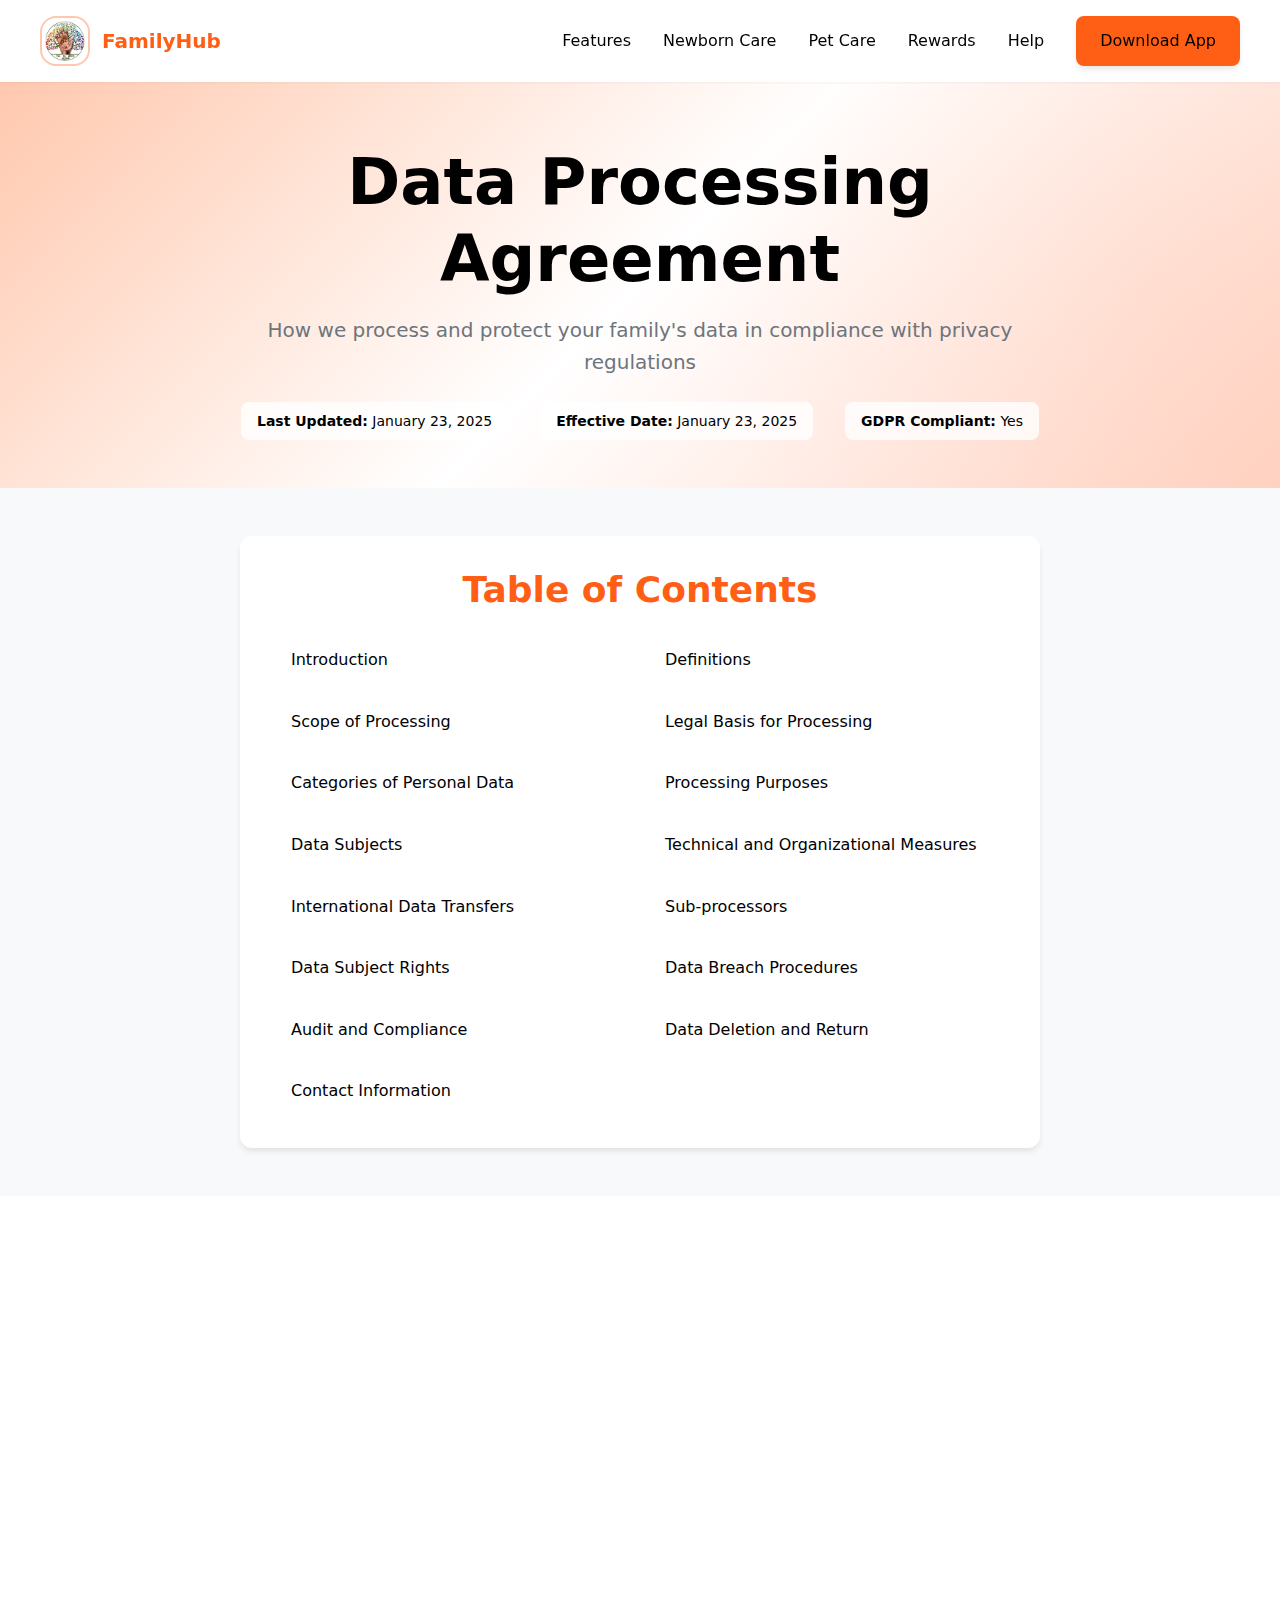
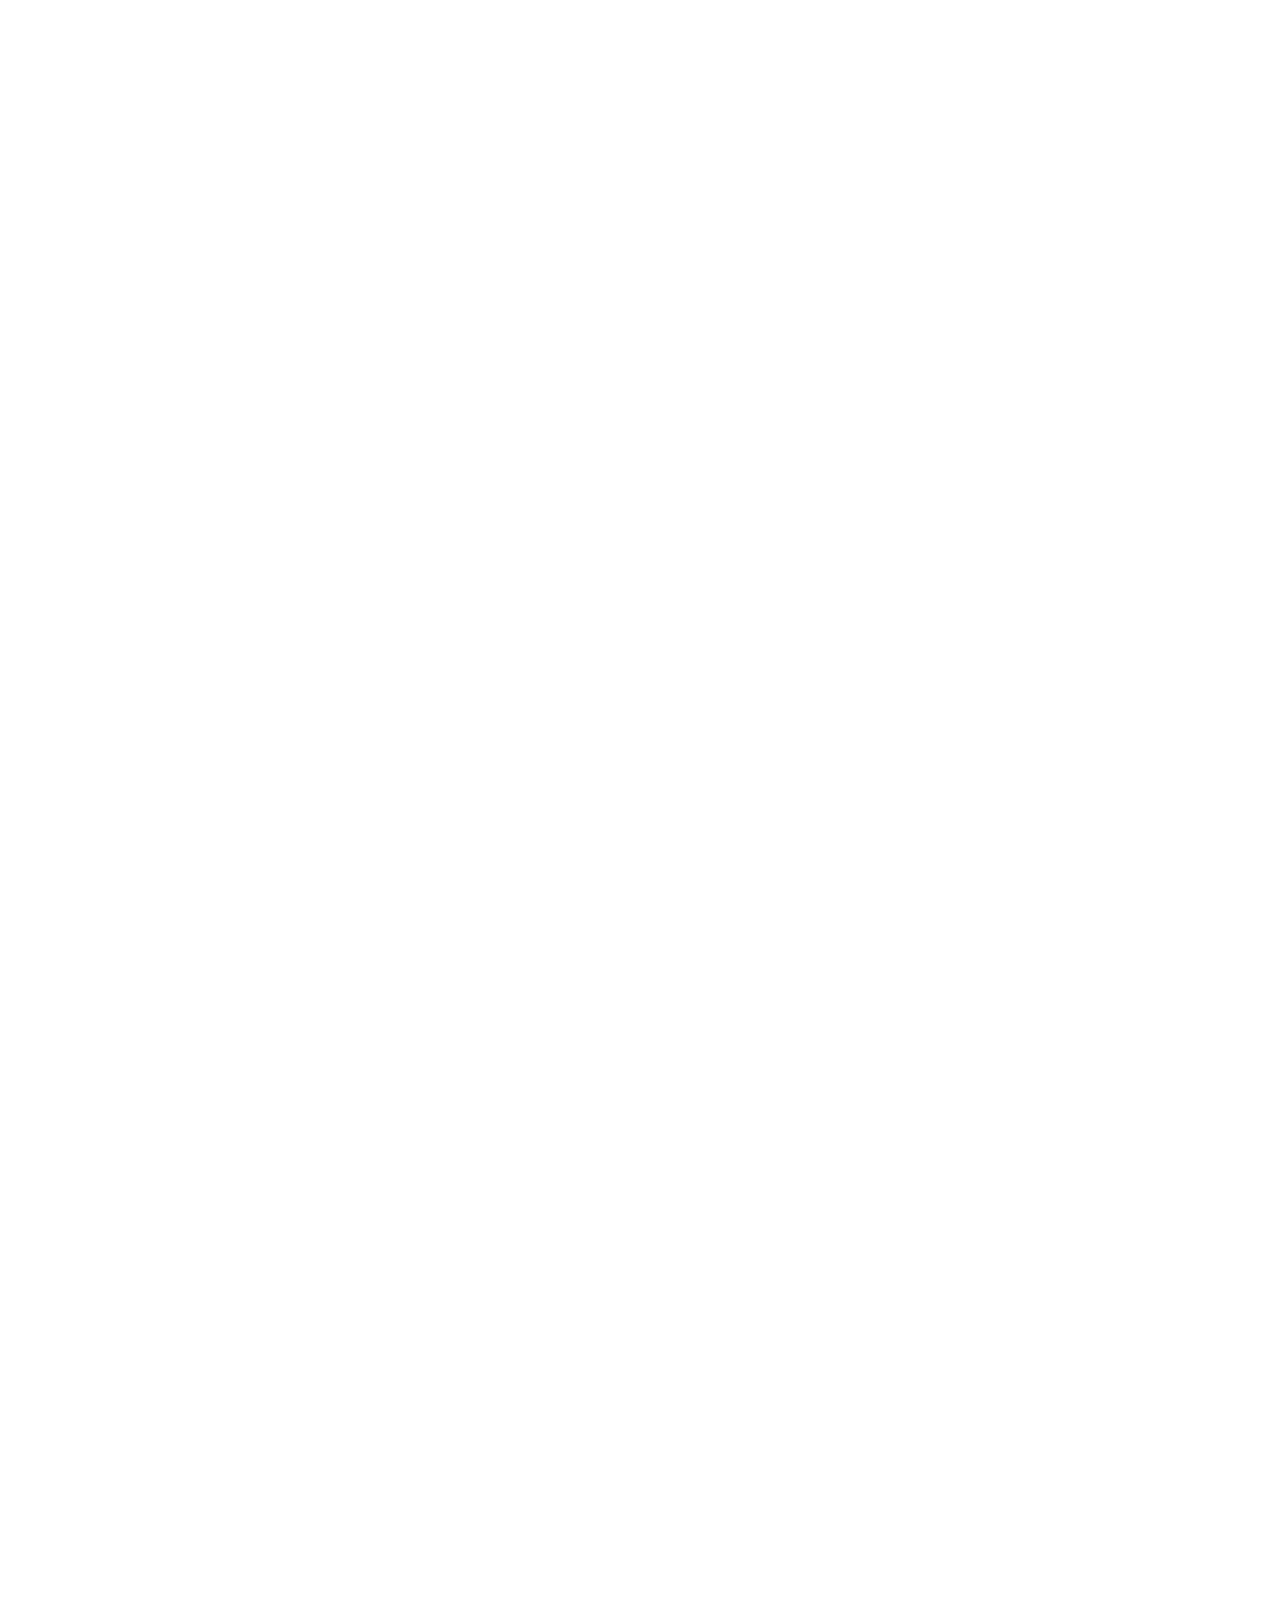
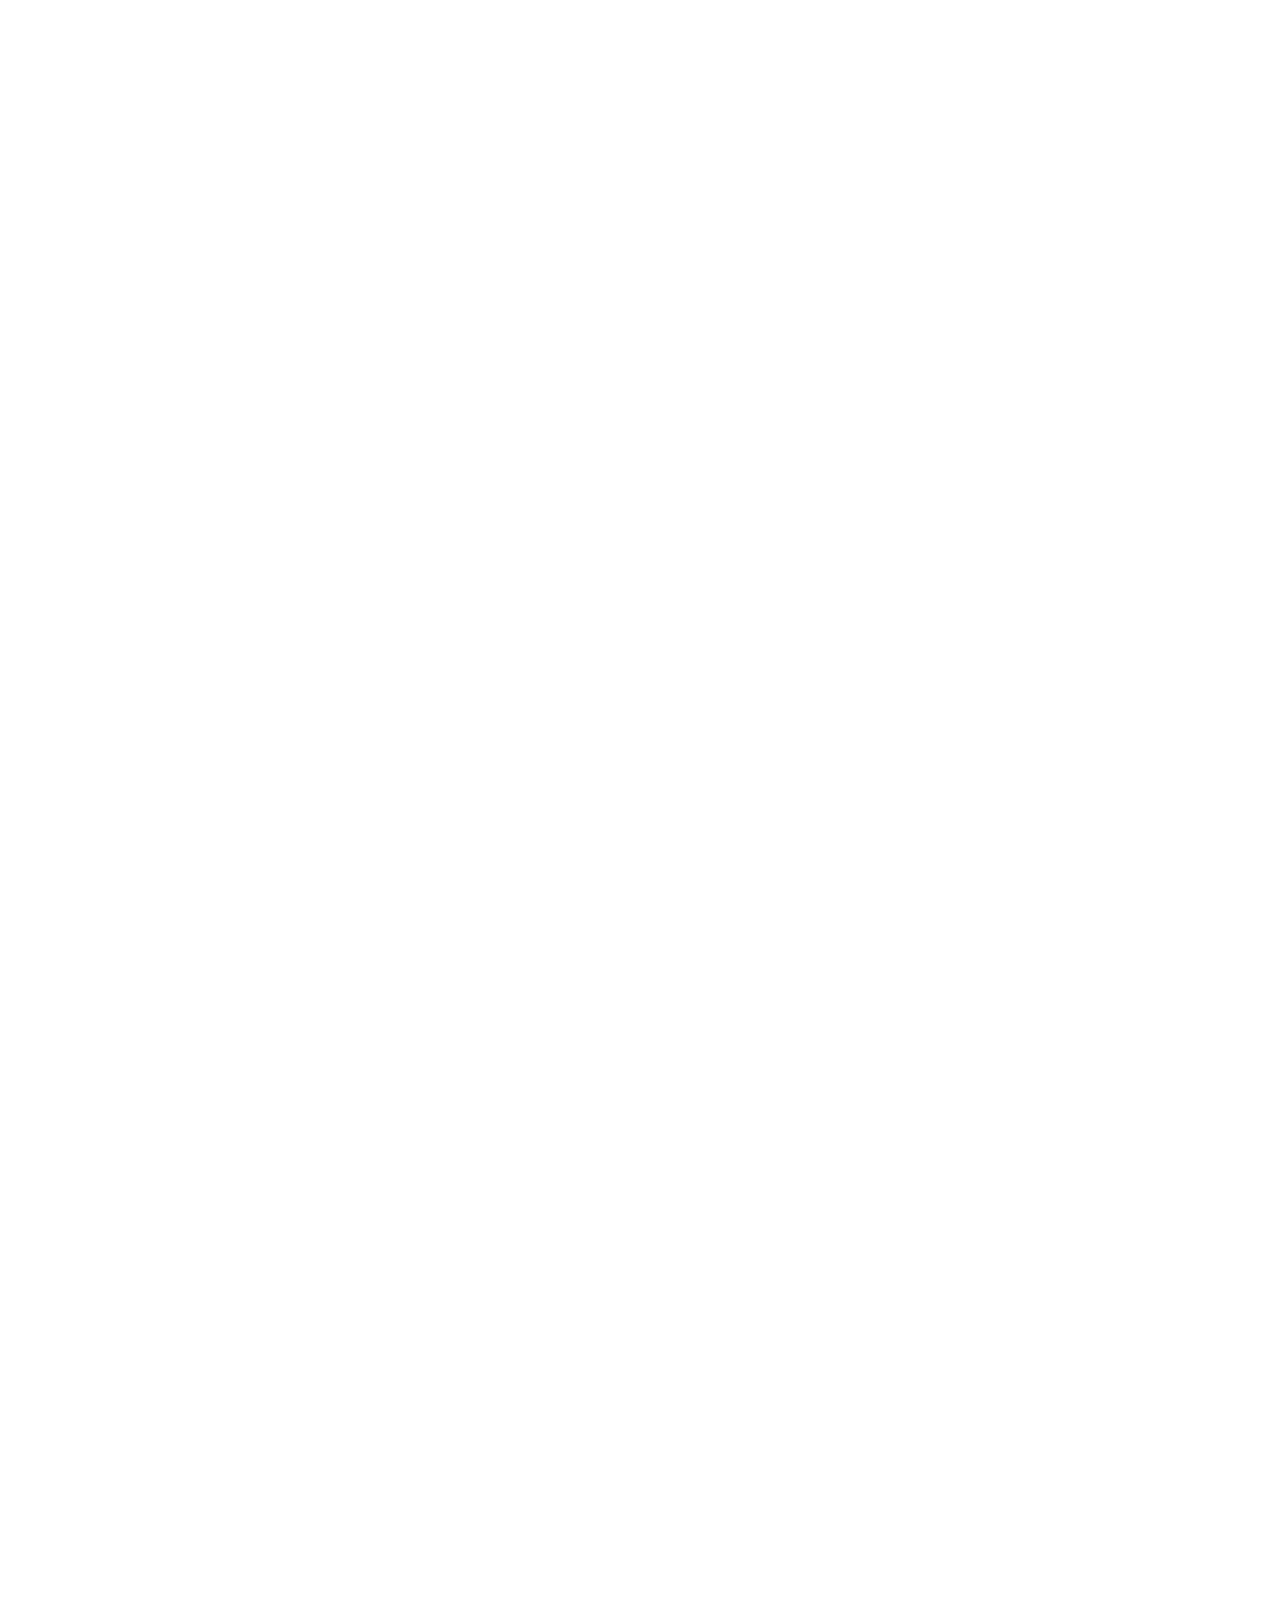
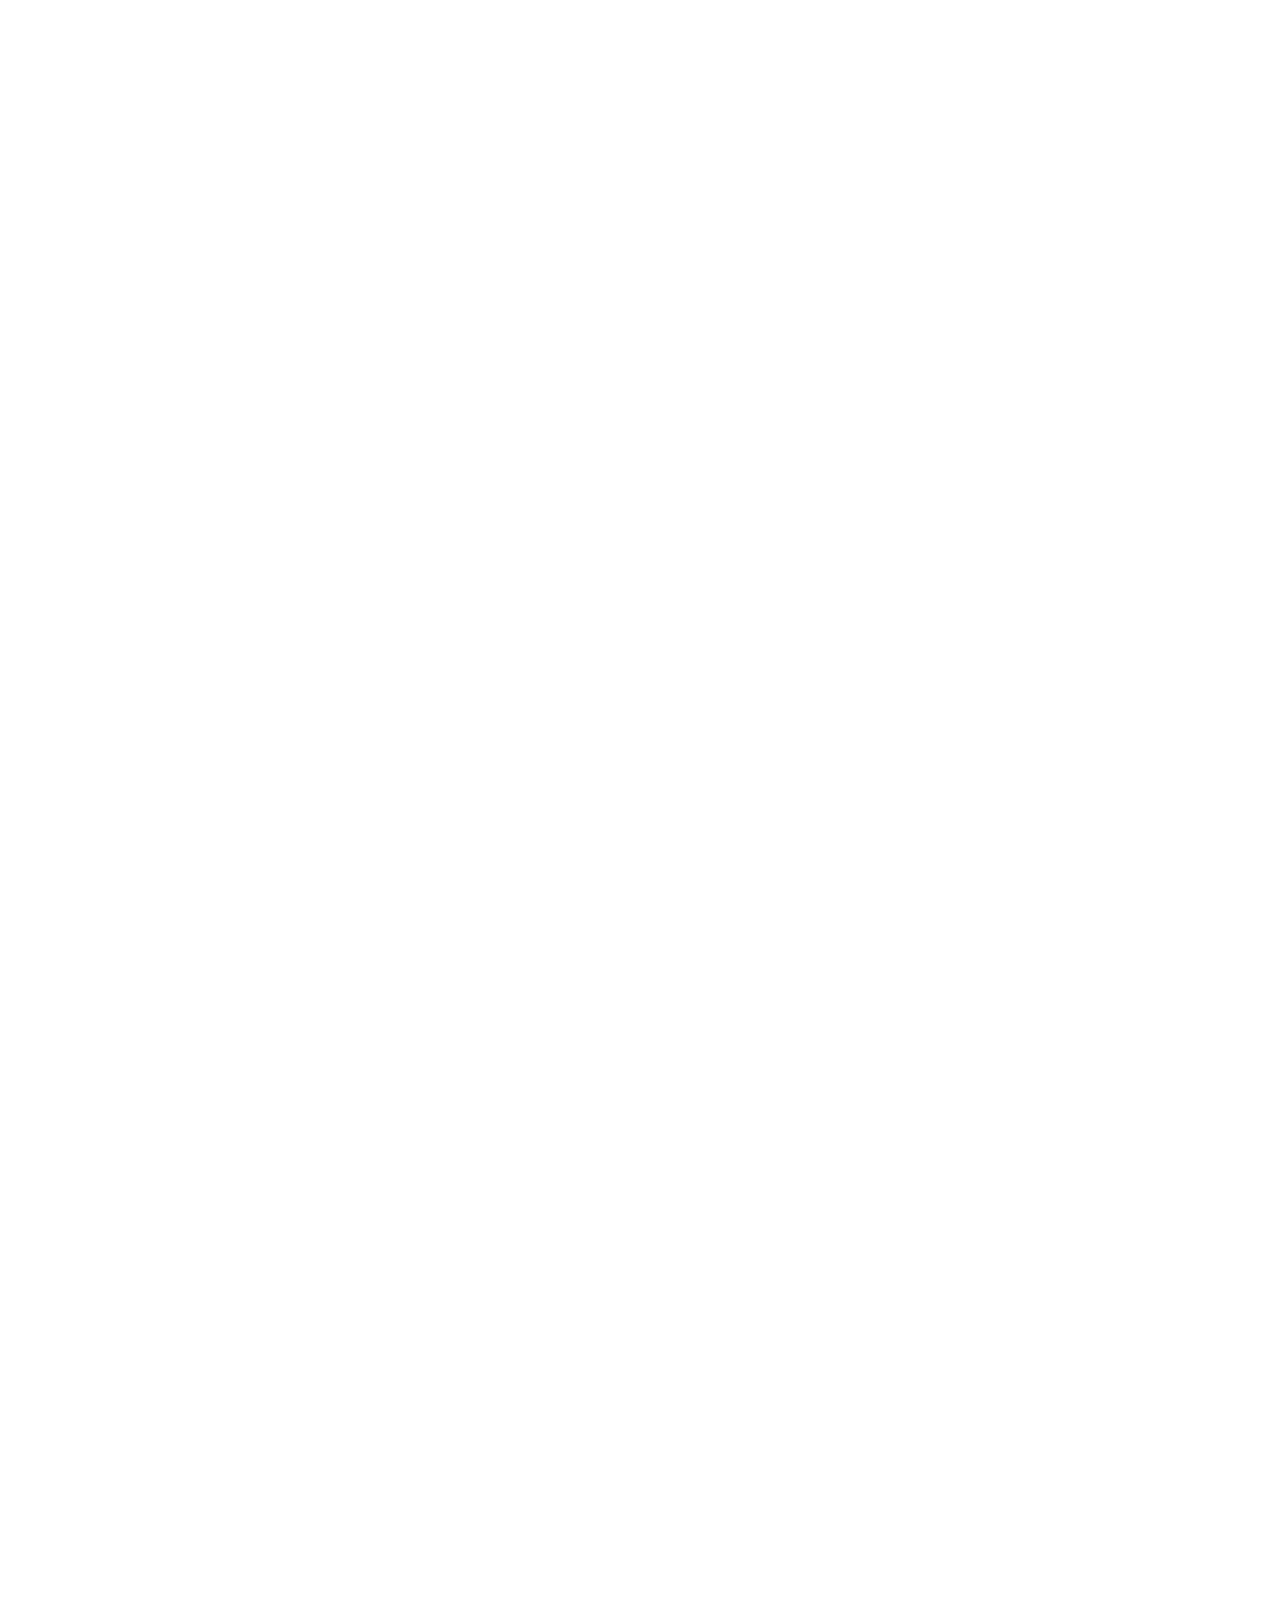
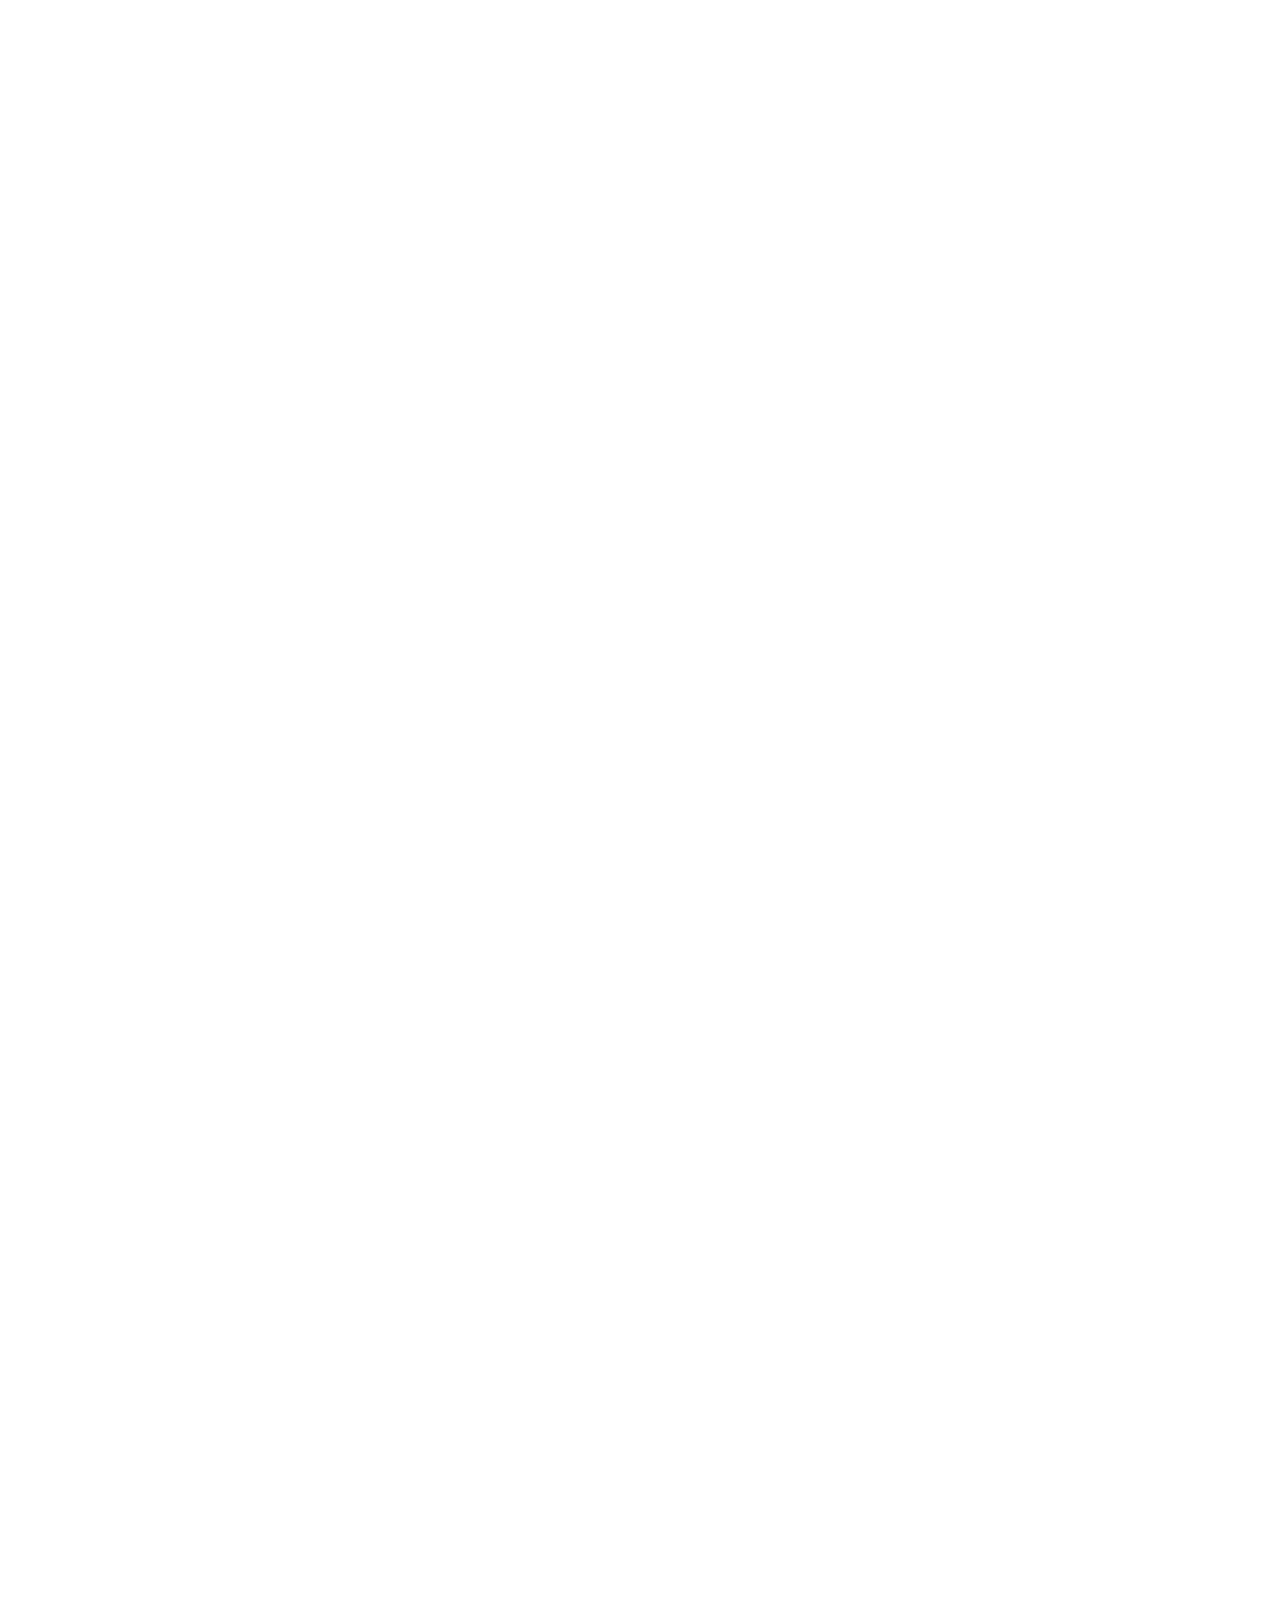
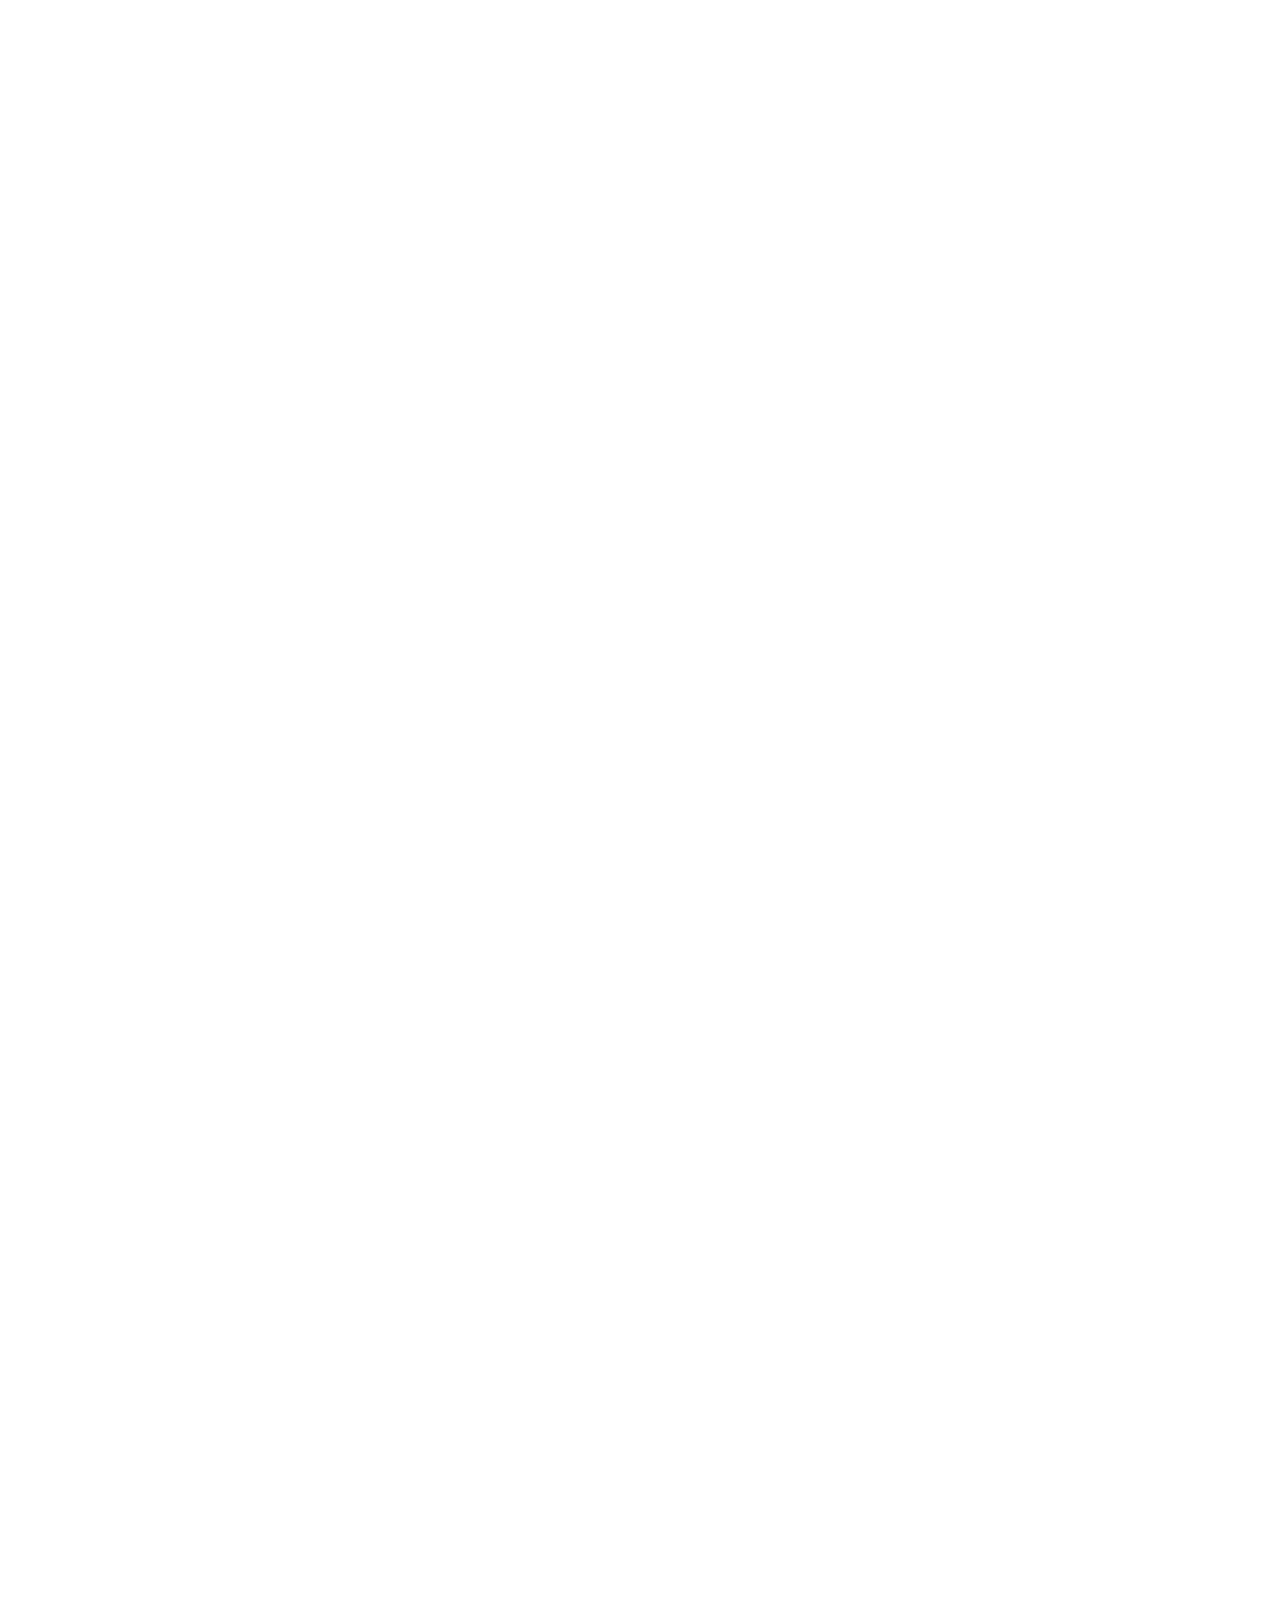
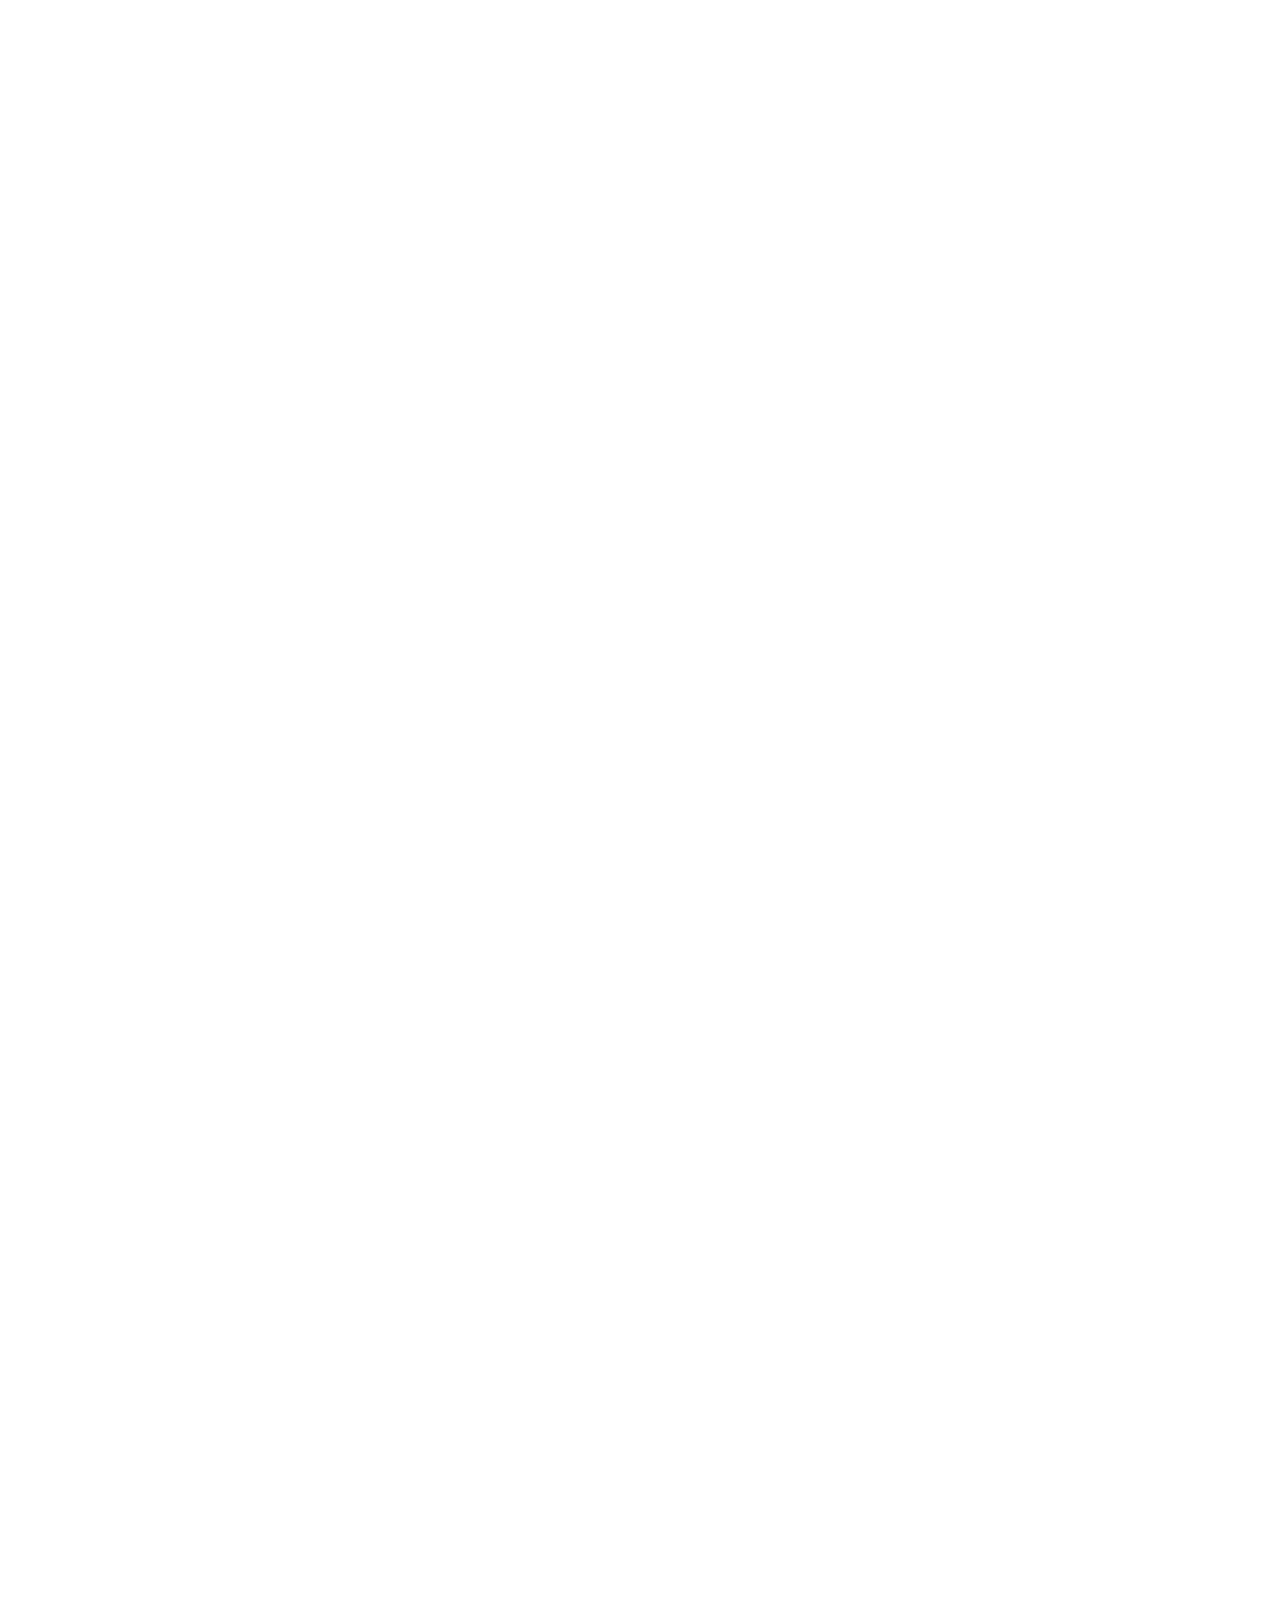
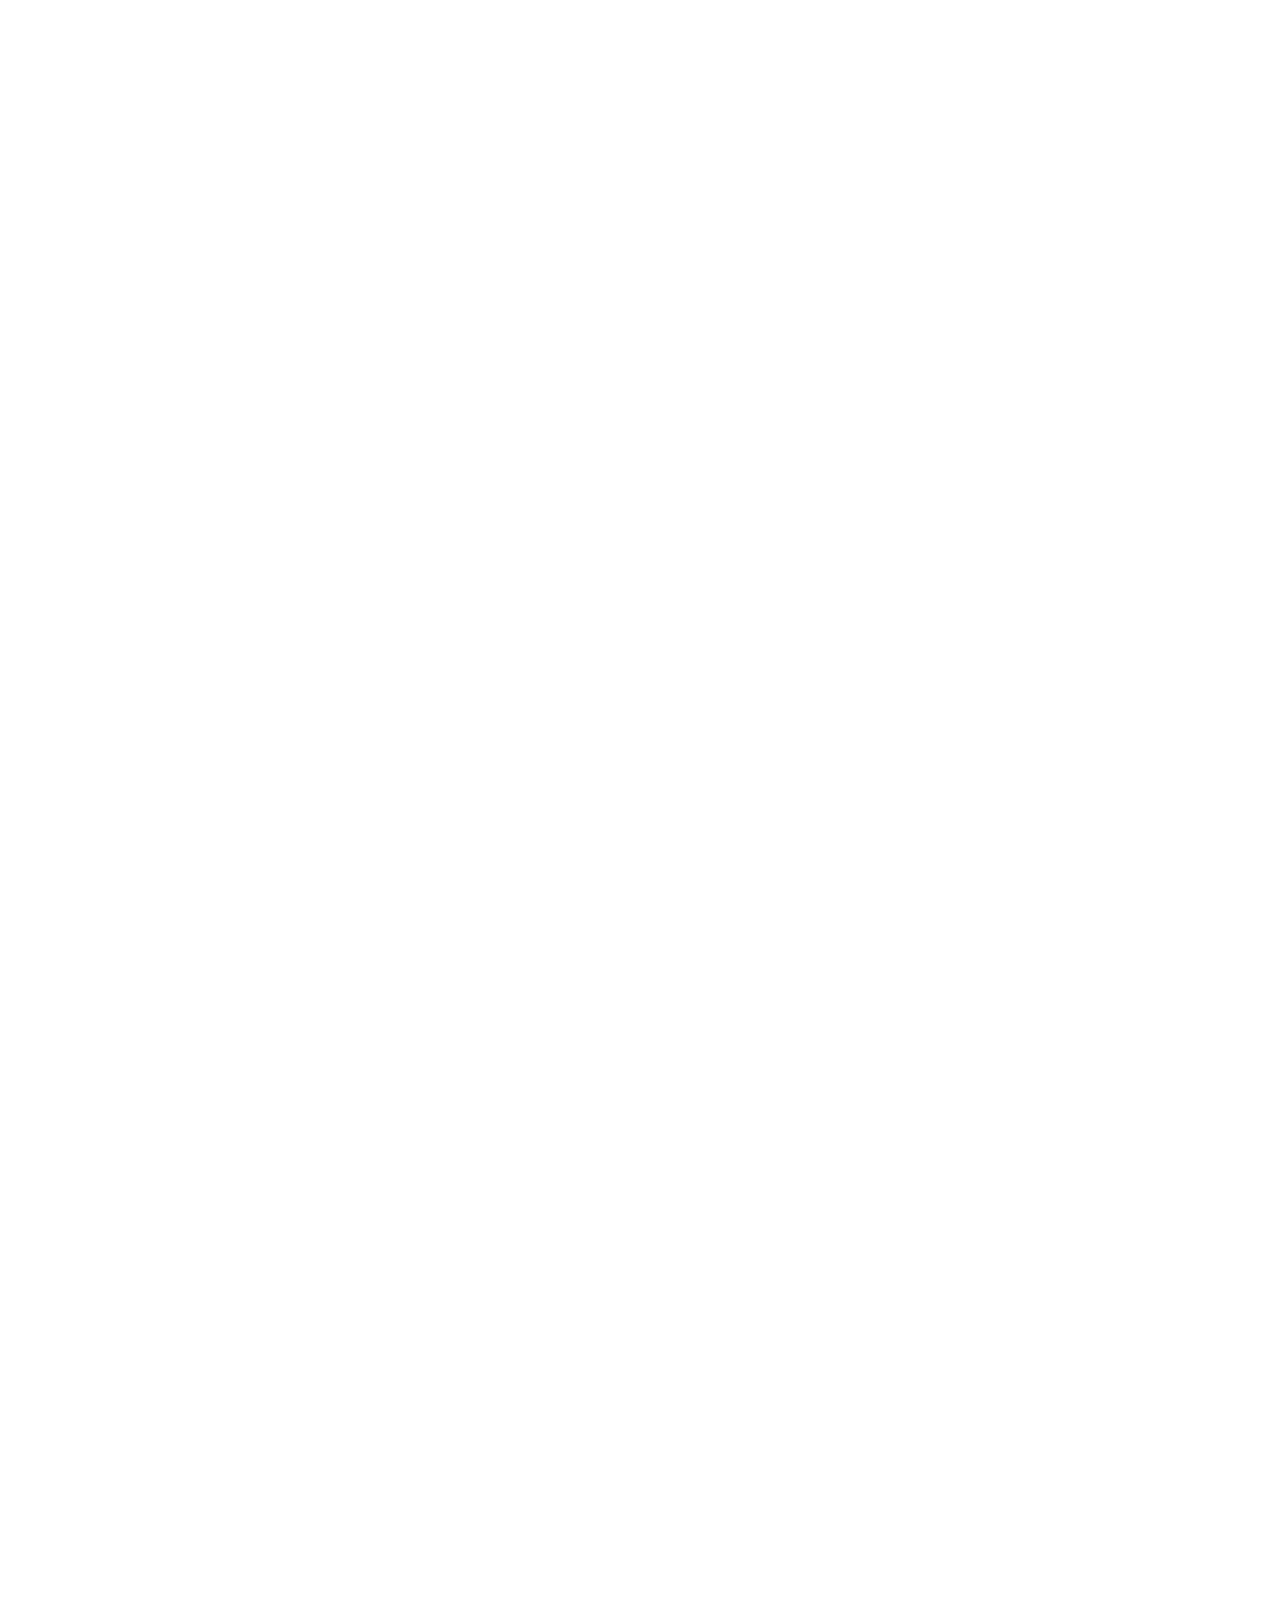
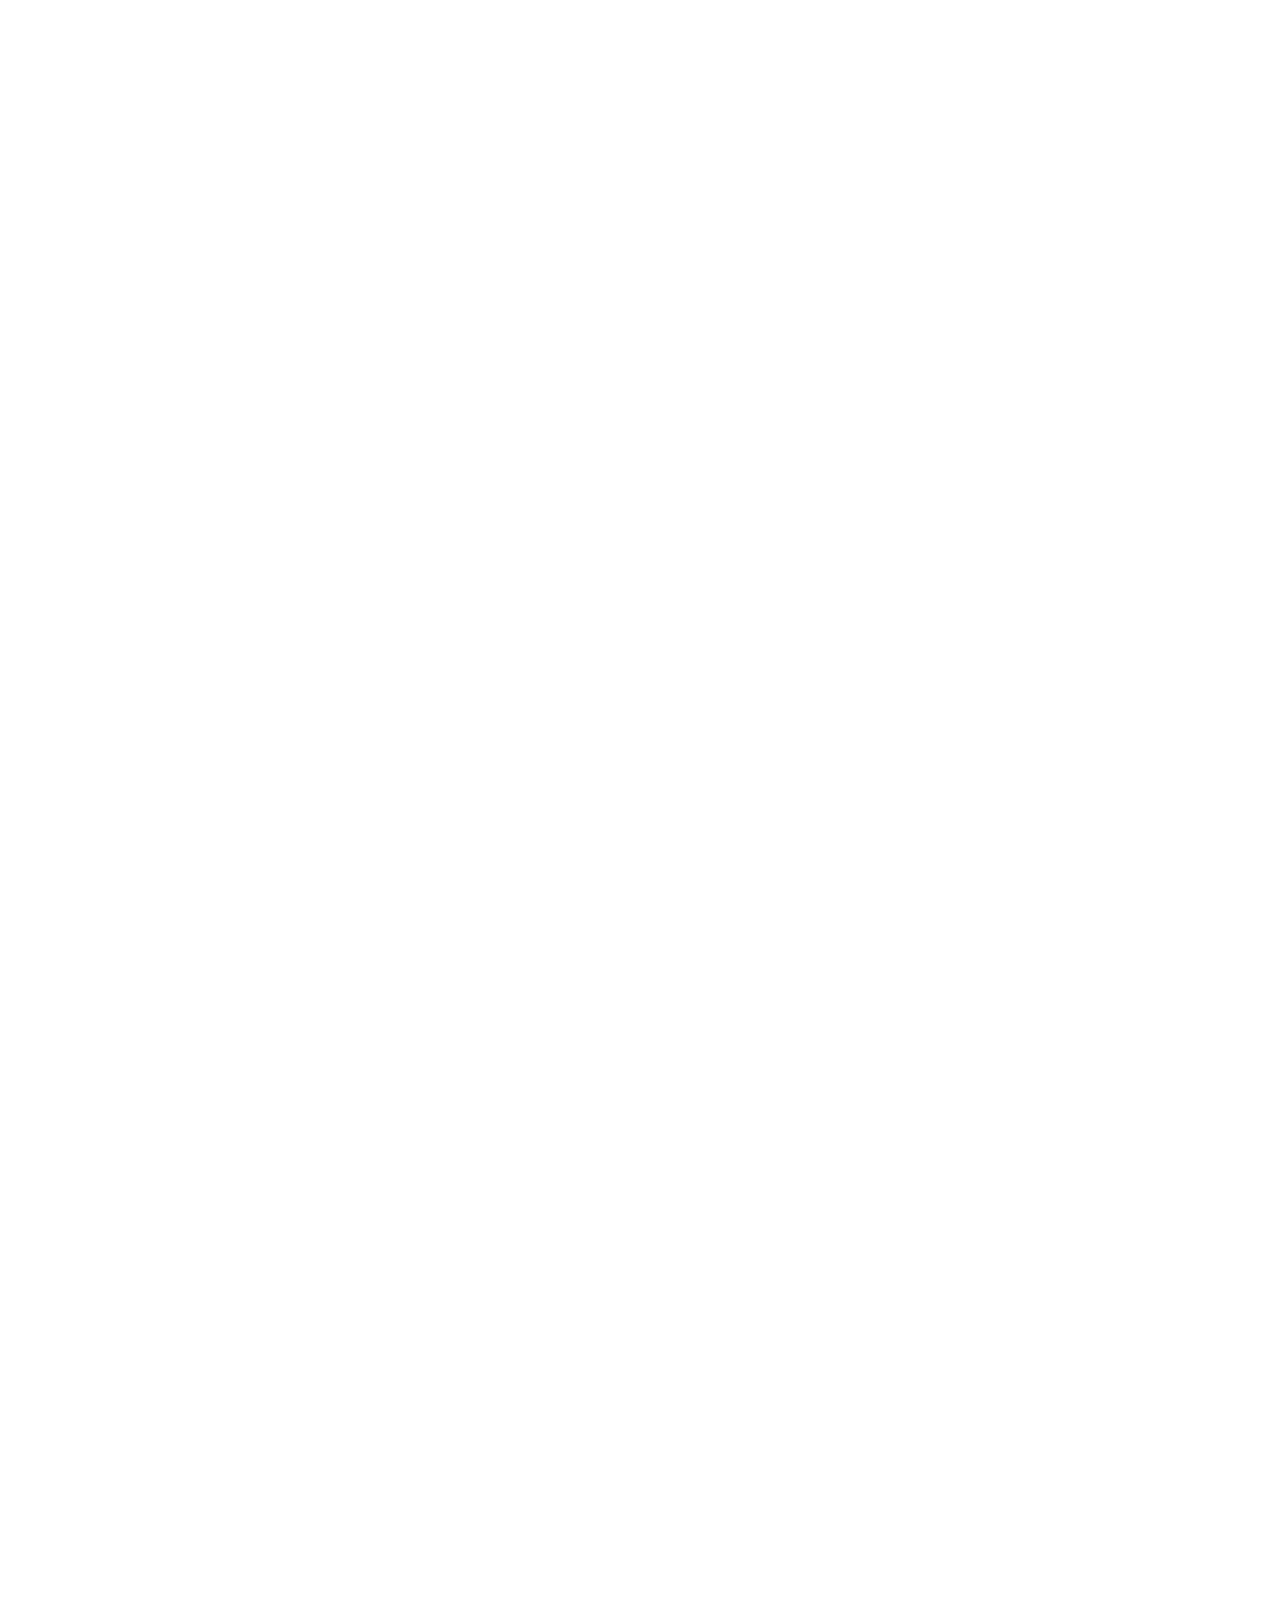
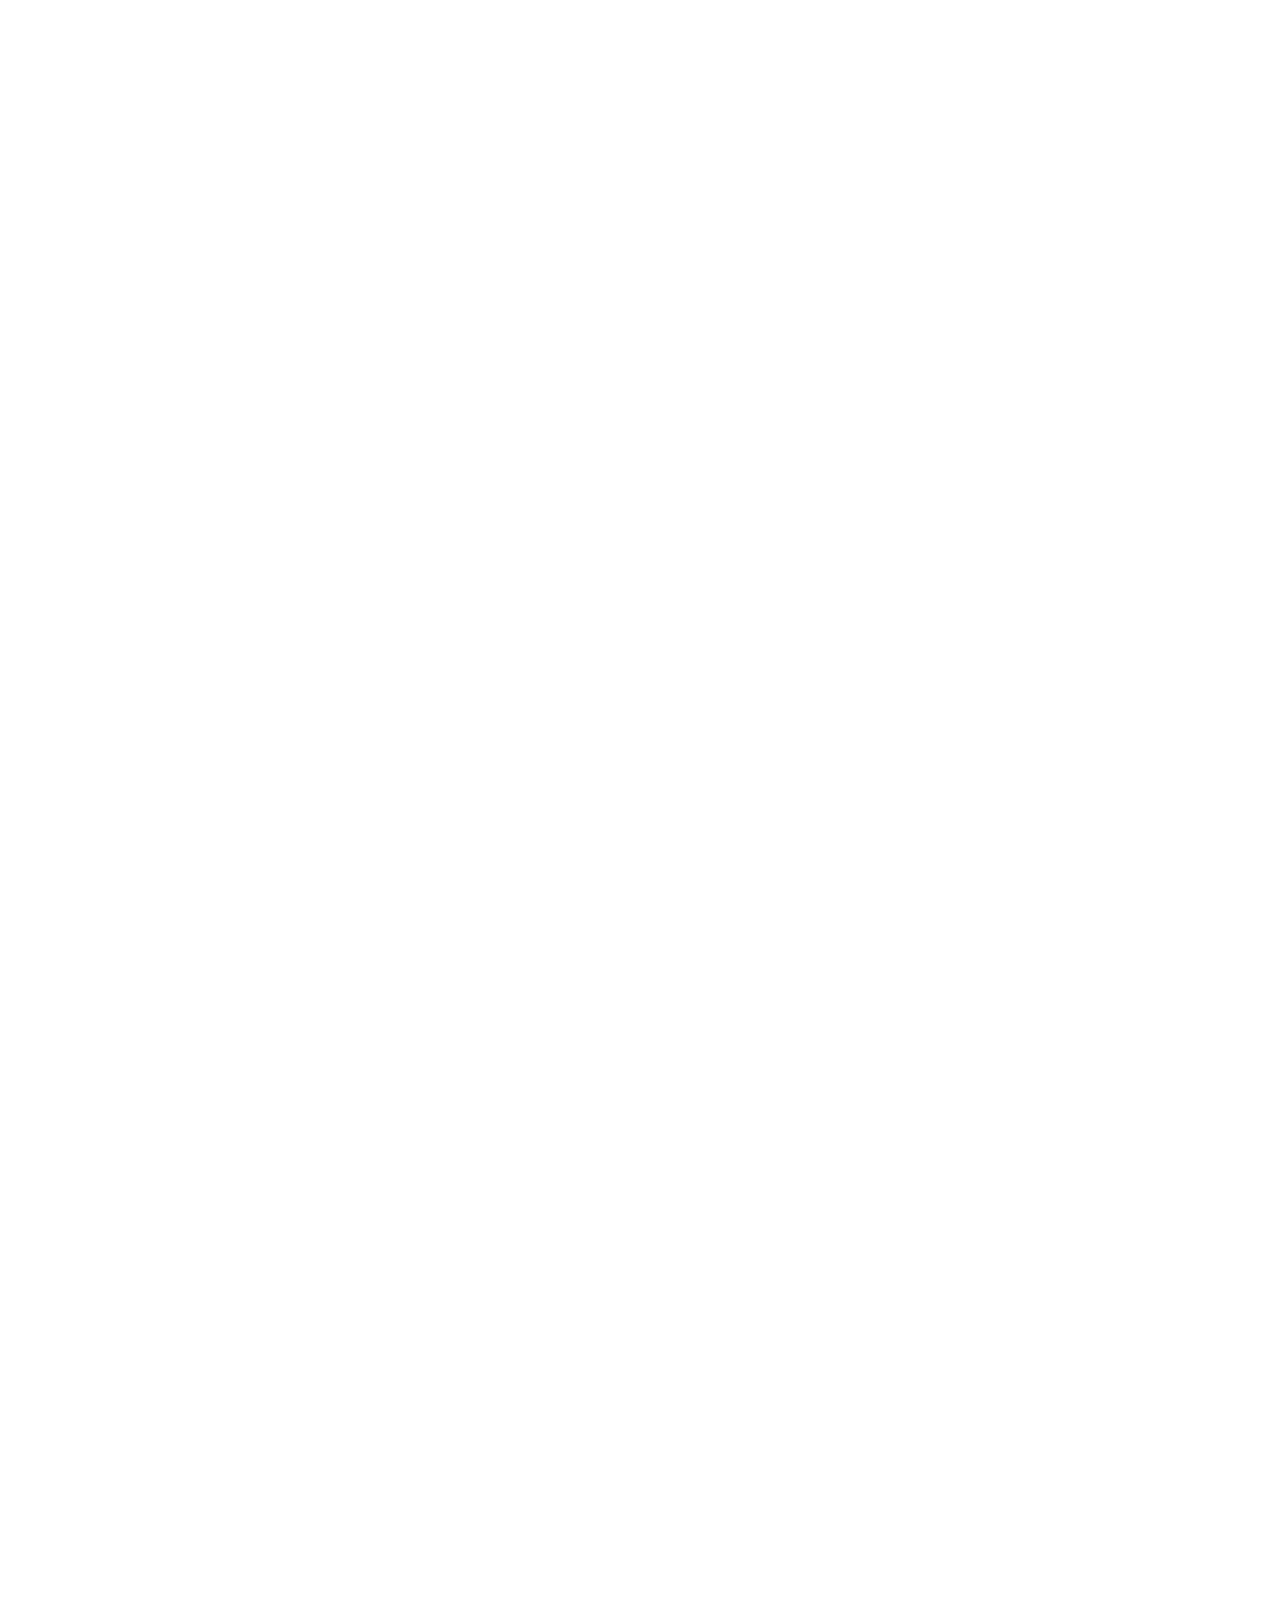
<file: data-processing.html>
<!DOCTYPE html>
<html lang="en">
<head>
    <meta charset="UTF-8">
    <meta name="viewport" content="width=device-width, initial-scale=1.0">
    <meta name="description" content="FamilyHub Data Processing Agreement - Learn how we process and protect your family's data in compliance with privacy regulations.">
    <meta name="keywords" content="data processing, GDPR, data protection, privacy compliance, data security">
    <meta name="author" content="FamilyHub Team">
    <meta name="robots" content="index, follow">
    
    <!-- Open Graph Meta Tags -->
    <meta property="og:title" content="Data Processing Agreement - FamilyHub">
    <meta property="og:description" content="Learn how FamilyHub processes and protects your family's data in compliance with privacy regulations.">
    <meta property="og:type" content="website">
    <meta property="og:url" content="https://familyhub.com/data-processing">
    
    <!-- Twitter Card Meta Tags -->
    <meta name="twitter:card" content="summary">
    <meta name="twitter:title" content="Data Processing Agreement - FamilyHub">
    <meta name="twitter:description" content="Learn how FamilyHub processes and protects your family's data in compliance with privacy regulations.">
    
    <!-- Favicon -->
    <link rel="icon" type="image/x-icon" href="/favicon.ico">
    <link rel="apple-touch-icon" sizes="180x180" href="/apple-touch-icon.png">
    <link rel="icon" type="image/png" sizes="32x32" href="/favicon-32x32.png">
    <link rel="icon" type="image/png" sizes="16x16" href="/favicon-16x16.png">
    
    <title>Data Processing Agreement - FamilyHub</title>
    
    <!-- External CSS -->
    <link rel="stylesheet" href="styles.css">
    <link rel="stylesheet" href="privacy-policy.css">
    
    <!-- Preload Critical Resources -->
    <link rel="preload" href="styles.css" as="style">
    <link rel="preload" href="privacy-policy.css" as="style">
</head>
<body>
    <!-- Skip to main content link for accessibility -->
    <a href="#main-content" class="sr-only sr-only-focusable">Skip to main content</a>
    
    <!-- ===== HEADER & NAVIGATION ===== -->
    <header class="header" role="banner">
        <nav class="nav container" role="navigation" aria-label="Main navigation">
            <a href="index.html" class="logo" aria-label="FamilyHub Home">
                <img src="logo.png" alt="Famiglia in Campo - Per un futuro migliore" class="logo-image">
                <span class="logo-text">FamilyHub</span>
            </a>
            
            <ul class="nav-links" id="navLinks" role="menubar">
                <li role="none"><a href="index.html#features" role="menuitem">Features</a></li>
                <li role="none"><a href="index.html#newborn" role="menuitem">Newborn Care</a></li>
                <li role="none"><a href="index.html#pets" role="menuitem">Pet Care</a></li>
                <li role="none"><a href="index.html#rewards" role="menuitem">Rewards</a></li>
                <li role="none"><a href="help-center.html" role="menuitem">Help</a></li>
                <li role="none"><a href="index.html#download" class="btn btn-primary" role="menuitem">Download App</a></li>
            </ul>
            
            <button class="nav-toggle" id="navToggle" aria-label="Toggle navigation menu" aria-expanded="false" aria-controls="navLinks">
                <span class="nav-toggle-line"></span>
                <span class="nav-toggle-line"></span>
                <span class="nav-toggle-line"></span>
            </button>
        </nav>
    </header>

    <!-- ===== MAIN CONTENT ===== -->
    <main id="main-content" role="main" class="privacy-main">
        <!-- Data Processing Header -->
        <section class="privacy-header">
            <div class="container">
                <div class="privacy-header-content fade-in">
                    <h1>Data Processing Agreement</h1>
                    <p class="privacy-subtitle">How we process and protect your family's data in compliance with privacy regulations</p>
                    <div class="privacy-meta">
                        <p><strong>Last Updated:</strong> January 23, 2025</p>
                        <p><strong>Effective Date:</strong> January 23, 2025</p>
                        <p><strong>GDPR Compliant:</strong> Yes</p>
                    </div>
                </div>
            </div>
        </section>

        <!-- Table of Contents -->
        <section class="privacy-toc">
            <div class="container">
                <div class="toc-card fade-in">
                    <h2>Table of Contents</h2>
                    <nav aria-label="Data processing agreement sections">
                        <ol class="toc-list">
                            <li><a href="#introduction">Introduction</a></li>
                            <li><a href="#definitions">Definitions</a></li>
                            <li><a href="#scope-processing">Scope of Processing</a></li>
                            <li><a href="#legal-basis">Legal Basis for Processing</a></li>
                            <li><a href="#data-categories">Categories of Personal Data</a></li>
                            <li><a href="#processing-purposes">Processing Purposes</a></li>
                            <li><a href="#data-subjects">Data Subjects</a></li>
                            <li><a href="#security-measures">Technical and Organizational Measures</a></li>
                            <li><a href="#data-transfers">International Data Transfers</a></li>
                            <li><a href="#subprocessors">Sub-processors</a></li>
                            <li><a href="#data-subject-rights">Data Subject Rights</a></li>
                            <li><a href="#breach-notification">Data Breach Procedures</a></li>
                            <li><a href="#audit-compliance">Audit and Compliance</a></li>
                            <li><a href="#data-deletion">Data Deletion and Return</a></li>
                            <li><a href="#contact-dpo">Contact Information</a></li>
                        </ol>
                    </nav>
                </div>
            </div>
        </section>

        <!-- Data Processing Content -->
        <section class="privacy-content">
            <div class="container">
                <article class="privacy-article">
                    
                    <!-- Introduction -->
                    <section id="introduction" class="privacy-section fade-in">
                        <h2> Introduction</h2>
                        <div class="section-content">
                            <p>This Data Processing Agreement ("DPA") forms part of the FamilyHub Terms of Service and Privacy Policy. It describes how FamilyHub processes personal data in compliance with applicable data protection laws, including the General Data Protection Regulation (GDPR), California Consumer Privacy Act (CCPA), and other relevant privacy regulations.</p>
                            
                            <div class="highlight-box">
                                <h3>Key Compliance Standards</h3>
                                <ul>
                                    <li><strong>GDPR:</strong> European Union General Data Protection Regulation</li>
                                    <li><strong>CCPA:</strong> California Consumer Privacy Act</li>
                                    <li><strong>PIPEDA:</strong> Personal Information Protection and Electronic Documents Act (Canada)</li>
                                    <li><strong>LGPD:</strong> Lei Geral de Proteção de Dados (Brazil)</li>
                                    <li><strong>PDPA:</strong> Personal Data Protection Act (Singapore)</li>
                                </ul>
                            </div>

                            <p>This DPA applies to all personal data processing activities conducted by FamilyHub in connection with the provision of our family management services.</p>
                        </div>
                    </section>

                    <!-- Definitions -->
                    <section id="definitions" class="privacy-section fade-in">
                        <h2> Definitions</h2>
                        <div class="section-content">
                            <p>For the purposes of this DPA, the following definitions apply:</p>
                            
                            <div class="info-category">
                                <h3> Data Protection Terms</h3>
                                <ul>
                                    <li><strong>"Personal Data"</strong> means any information relating to an identified or identifiable natural person</li>
                                    <li><strong>"Data Subject"</strong> means the identified or identifiable natural person to whom Personal Data relates</li>
                                    <li><strong>"Processing"</strong> means any operation performed on Personal Data, including collection, use, storage, and deletion</li>
                                    <li><strong>"Controller"</strong> means the entity that determines the purposes and means of Processing Personal Data</li>
                                    <li><strong>"Processor"</strong> means the entity that Processes Personal Data on behalf of the Controller</li>
                                    <li><strong>"Sub-processor"</strong> means any Processor engaged by FamilyHub to Process Personal Data</li>
                                </ul>
                            </div>

                            <div class="info-category">
                                <h3> FamilyHub-Specific Terms</h3>
                                <ul>
                                    <li><strong>"Services"</strong> means the FamilyHub family management application and related services</li>
                                    <li><strong>"Customer"</strong> means the individual or family who uses our Services</li>
                                    <li><strong>"Family Data"</strong> means Personal Data relating to family members and household management</li>
                                    <li><strong>"Child Data"</strong> means Personal Data relating to individuals under 18 years of age</li>
                                </ul>
                            </div>
                        </div>
                    </section>

                    <!-- Scope of Processing -->
                    <section id="scope-processing" class="privacy-section fade-in">
                        <h2> Scope of Processing</h2>
                        <div class="section-content">
                            <p>This DPA governs FamilyHub's processing of Personal Data in the following contexts:</p>
                            
                            <div class="use-category">
                                <h3> Service Provision</h3>
                                <ul>
                                    <li>Account creation and management</li>
                                    <li>Family calendar and task management</li>
                                    <li>Expense tracking and budget management</li>
                                    <li>Newborn care tracking and reminders</li>
                                    <li>Pet care management</li>
                                    <li>Family communication features</li>
                                    <li>Rewards and gamification systems</li>
                                </ul>
                            </div>

                            <div class="use-category">
                                <h3> Service Improvement</h3>
                                <ul>
                                    <li>Analytics and usage statistics</li>
                                    <li>Performance monitoring and optimization</li>
                                    <li>Feature development and testing</li>
                                    <li>Customer support and troubleshooting</li>
                                    <li>Security monitoring and fraud prevention</li>
                                </ul>
                            </div>

                            <div class="use-category">
                                <h3> Legal and Compliance</h3>
                                <ul>
                                    <li>Compliance with legal obligations</li>
                                    <li>Response to legal requests</li>
                                    <li>Protection of rights and safety</li>
                                    <li>Audit and regulatory reporting</li>
                                </ul>
                            </div>
                        </div>
                    </section>

                    <!-- Legal Basis -->
                    <section id="legal-basis" class="privacy-section fade-in">
                        <h2> Legal Basis for Processing</h2>
                        <div class="section-content">
                            <p>We process Personal Data based on the following legal grounds under GDPR and other applicable laws:</p>
                            
                            <div class="security-measures">
                                <div class="security-item">
                                    <h3>📋 Contract Performance</h3>
                                    <p>Processing necessary to provide FamilyHub services as outlined in our Terms of Service.</p>
                                </div>
                                
                                <div class="security-item">
                                    <h3>⚖️ Legal Obligation</h3>
                                    <p>Processing required to comply with applicable laws, regulations, and legal processes.</p>
                                </div>
                                
                                <div class="security-item">
                                    <h3>✅ Consent</h3>
                                    <p>Processing based on your explicit consent, which can be withdrawn at any time.</p>
                                </div>
                                
                                <div class="security-item">
                                    <h3>🎯 Legitimate Interest</h3>
                                    <p>Processing for our legitimate business interests, balanced against your privacy rights.</p>
                                </div>
                            </div>

                            <div class="legal-basis-details">
                                <h3> Specific Legal Bases by Processing Activity</h3>
                                <div class="basis-mapping">
                                    <div class="basis-item">
                                        <h4>Account Management</h4>
                                        <p><strong>Legal Basis:</strong> Contract Performance</p>
                                        <p>Essential for providing our services and maintaining your account.</p>
                                    </div>
                                    
                                    <div class="basis-item">
                                        <h4>Analytics and Improvement</h4>
                                        <p><strong>Legal Basis:</strong> Legitimate Interest</p>
                                        <p>Improving our services and user experience while respecting your privacy.</p>
                                    </div>
                                    
                                    <div class="basis-item">
                                        <h4>Marketing Communications</h4>
                                        <p><strong>Legal Basis:</strong> Consent</p>
                                        <p>Only with your explicit consent, which you can withdraw anytime.</p>
                                    </div>
                                    
                                    <div class="basis-item">
                                        <h4>Child Data Processing</h4>
                                        <p><strong>Legal Basis:</strong> Parental Consent</p>
                                        <p>With explicit consent from parents or legal guardians.</p>
                                    </div>
                                </div>
                            </div>
                        </div>
                    </section>

                    <!-- Data Categories -->
                    <section id="data-categories" class="privacy-section fade-in">
                        <h2> Categories of Personal Data</h2>
                        <div class="section-content">
                            <p>We process the following categories of Personal Data:</p>
                            
                            <div class="info-category">
                                <h3> Identity and Contact Data</h3>
                                <ul>
                                    <li>Name, email address, phone number</li>
                                    <li>Profile photos and family member information</li>
                                    <li>Account credentials and authentication data</li>
                                    <li>Emergency contact information</li>
                                </ul>
                            </div>

                            <div class="info-category">
                                <h3> Family Management Data</h3>
                                <ul>
                                    <li>Calendar events, appointments, and scheduling information</li>
                                    <li>Task assignments and completion status</li>
                                    <li>Expense records and financial tracking data</li>
                                    <li>Shopping lists and notes</li>
                                    <li>Family communication messages</li>
                                </ul>
                            </div>

                            <div class="info-category">
                                <h3> Newborn and Child Care Data</h3>
                                <ul>
                                    <li>Baby feeding, sleeping, and diaper change records</li>
                                    <li>Growth measurements and developmental milestones</li>
                                    <li>Medical appointments and vaccination records</li>
                                    <li>Photos and videos of special moments</li>
                                    <li>Health parameters and symptom tracking</li>
                                </ul>
                            </div>

                            <div class="info-category">
                                <h3> Pet Care Data</h3>
                                <ul>
                                    <li>Pet profiles, photos, and basic information</li>
                                    <li>Veterinary appointments and medical records</li>
                                    <li>Activity tracking and exercise logs</li>
                                    <li>Diet and feeding schedules</li>
                                    <li>Community forum posts and interactions</li>
                                </ul>
                            </div>

                            <div class="info-category">
                                <h3> Technical and Usage Data</h3>
                                <ul>
                                    <li>Device information and identifiers</li>
                                    <li>IP address and location data</li>
                                    <li>App usage patterns and feature interactions</li>
                                    <li>Performance metrics and error logs</li>
                                    <li>Cookie and tracking data</li>
                                </ul>
                            </div>

                            <div class="children-protection">
                                <h3> Special Categories of Data</h3>
                                <p>We may process special categories of Personal Data in limited circumstances:</p>
                                <ul>
                                    <li><strong>Health Data:</strong> Only for newborn care tracking and pet health records</li>
                                    <li><strong>Biometric Data:</strong> Only if you choose to use biometric authentication</li>
                                    <li><strong>Child Data:</strong> With explicit parental consent and enhanced protections</li>
                                </ul>
                                <p>All special category data is processed with additional safeguards and explicit consent where required.</p>
                            </div>
                        </div>
                    </section>

                    <!-- Processing Purposes -->
                    <section id="processing-purposes" class="privacy-section fade-in">
                        <h2> Processing Purposes</h2>
                        <div class="section-content">
                            <p>We process Personal Data for the following specific purposes:</p>
                            
                            <div class="use-category">
                                <h3> Primary Service Purposes</h3>
                                <ul>
                                    <li>Providing family calendar and scheduling services</li>
                                    <li>Enabling expense tracking and budget management</li>
                                    <li>Facilitating newborn and pet care tracking</li>
                                    <li>Supporting family communication and collaboration</li>
                                    <li>Delivering rewards and gamification features</li>
                                    <li>Synchronizing data across family members' devices</li>
                                </ul>
                            </div>

                            <div class="use-category">
                                <h3> Service Enhancement Purposes</h3>
                                <ul>
                                    <li>Analyzing usage patterns to improve features</li>
                                    <li>Personalizing user experience and recommendations</li>
                                    <li>Conducting research and development</li>
                                    <li>Testing new features and functionality</li>
                                    <li>Optimizing app performance and reliability</li>
                                </ul>
                            </div>

                            <div class="use-category">
                                <h3> Support and Communication Purposes</h3>
                                <ul>
                                    <li>Providing customer support and troubleshooting</li>
                                    <li>Sending service-related notifications</li>
                                    <li>Communicating about updates and new features</li>
                                    <li>Conducting user surveys and feedback collection</li>
                                    <li>Managing user accounts and subscriptions</li>
                                </ul>
                            </div>

                            <div class="use-category">
                                <h3> Security and Legal Purposes</h3>
                                <ul>
                                    <li>Protecting against fraud, abuse, and security threats</li>
                                    <li>Investigating and resolving disputes</li>
                                    <li>Complying with legal obligations and requests</li>
                                    <li>Enforcing our Terms of Service</li>
                                    <li>Protecting the rights and safety of users</li>
                                </ul>
                            </div>
                        </div>
                    </section>

                    <!-- Data Subjects -->
                    <section id="data-subjects" class="privacy-section fade-in">
                        <h2> Data Subjects</h2>
                        <div class="section-content">
                            <p>Our processing activities involve Personal Data relating to the following categories of Data Subjects:</p>
                            
                            <div class="rights-grid">
                                <div class="right-item">
                                    <h3>👨‍👩‍👧‍👦 Family Members</h3>
                                    <p>Adults and children who are part of a family using FamilyHub services</p>
                                </div>
                                
                                <div class="right-item">
                                    <h3>👶 Newborns and Children</h3>
                                    <p>Minors whose care and development are tracked through our services</p>
                                </div>
                                
                                <div class="right-item">
                                    <h3>🐕 Pet Owners</h3>
                                    <p>Individuals who use our pet care management features</p>
                                </div>
                                
                                <div class="right-item">
                                    <h3>🎯 Prospective Users</h3>
                                    <p>Individuals who visit our website or express interest in our services</p>
                                </div>
                                
                                <div class="right-item">
                                    <h3>💬 Support Contacts</h3>
                                    <p>Individuals who contact us for customer support or inquiries</p>
                                </div>
                                
                                <div class="right-item">
                                    <h3>🏥 Emergency Contacts</h3>
                                    <p>Individuals designated as emergency contacts by our users</p>
                                </div>
                            </div>

                            <div class="children-protection">
                                <h3> Special Protections for Children</h3>
                                <p>We provide enhanced protections for children's Personal Data:</p>
                                <ul>
                                    <li>Parental consent required for all processing of child data</li>
                                    <li>Limited data collection - only what's necessary for service provision</li>
                                    <li>Enhanced security measures and access controls</li>
                                    <li>No marketing or profiling of children</li>
                                    <li>Right for parents to access, modify, or delete child data</li>
                                    <li>Regular review and deletion of unnecessary child data</li>
                                </ul>
                            </div>
                        </div>
                    </section>

                    <!-- Security Measures -->
                    <section id="security-measures" class="privacy-section fade-in">
                        <h2> Technical and Organizational Measures</h2>
                        <div class="section-content">
                            <p>FamilyHub implements comprehensive technical and organizational measures to ensure the security and confidentiality of Personal Data:</p>
                            
                            <div class="security-measures">
                                <div class="security-item">
                                    <h3>🔐 Encryption</h3>
                                    <p>All data encrypted in transit (TLS 1.3) and at rest (AES-256) with regular key rotation.</p>
                                </div>
                                
                                <div class="security-item">
                                    <h3>🛡️ Access Controls</h3>
                                    <p>Role-based access controls, multi-factor authentication, and principle of least privilege.</p>
                                </div>
                                
                                <div class="security-item">
                                    <h3>🔍 Monitoring</h3>
                                    <p>24/7 security monitoring, intrusion detection, and automated threat response.</p>
                                </div>
                                
                                <div class="security-item">
                                    <h3>🏢 Infrastructure</h3>
                                    <p>Secure cloud infrastructure with redundancy, backup systems, and disaster recovery.</p>
                                </div>
                            </div>

                            <div class="security-notice">
                                <h3> Organizational Measures</h3>
                                <ul>
                                    <li><strong>Staff Training:</strong> Regular privacy and security training for all employees</li>
                                    <li><strong>Background Checks:</strong> Comprehensive screening for personnel with data access</li>
                                    <li><strong>Confidentiality Agreements:</strong> All staff bound by strict confidentiality obligations</li>
                                    <li><strong>Incident Response:</strong> Documented procedures for security incident management</li>
                                    <li><strong>Regular Audits:</strong> Internal and external security assessments</li>
                                    <li><strong>Data Minimization:</strong> Policies to collect and retain only necessary data</li>
                                </ul>
                            </div>

                            <div class="security-notice">
                                <h3> Technical Safeguards</h3>
                                <ul>
                                    <li><strong>Network Security:</strong> Firewalls, VPNs, and network segmentation</li>
                                    <li><strong>Application Security:</strong> Secure coding practices and regular vulnerability testing</li>
                                    <li><strong>Data Backup:</strong> Automated, encrypted backups with geographic distribution</li>
                                    <li><strong>Logging and Monitoring:</strong> Comprehensive audit trails and real-time monitoring</li>
                                    <li><strong>Patch Management:</strong> Regular security updates and vulnerability remediation</li>
                                    <li><strong>Penetration Testing:</strong> Regular third-party security assessments</li>
                                </ul>
                            </div>
                        </div>
                    </section>

                    <!-- Data Transfers -->
                    <section id="data-transfers" class="privacy-section fade-in">
                        <h2> International Data Transfers</h2>
                        <div class="section-content">
                            <p>FamilyHub may transfer Personal Data internationally to provide our services. We ensure appropriate safeguards are in place:</p>
                            
                            <div class="transfer-safeguards">
                                <h3> Transfer Mechanisms</h3>
                                <ul>
                                    <li><strong>Adequacy Decisions:</strong> Transfers to countries with adequate data protection</li>
                                    <li><strong>Standard Contractual Clauses:</strong> EU-approved contractual protections</li>
                                    <li><strong>Binding Corporate Rules:</strong> Internal data protection standards</li>
                                    <li><strong>Certification Schemes:</strong> Participation in recognized privacy frameworks</li>
                                </ul>
                            </div>

                            <div class="data-locations">
                                <h3> Data Processing Locations</h3>
                                <div class="location-grid">
                                    <div class="location-item">
                                        <h4>🇺🇸 United States</h4>
                                        <p><strong>Purpose:</strong> Primary data processing and storage</p>
                                        <p><strong>Safeguards:</strong> Standard Contractual Clauses, Privacy Shield successor framework</p>
                                    </div>
                                    
                                    <div class="location-item">
                                        <h4>🇪🇺 European Union</h4>
                                        <p><strong>Purpose:</strong> EU user data processing and storage</p>
                                        <p><strong>Safeguards:</strong> GDPR compliance, local data residency options</p>
                                    </div>
                                    
                                    <div class="location-item">
                                        <h4>🇨🇦 Canada</h4>
                                        <p><strong>Purpose:</strong> Backup and disaster recovery</p>
                                        <p><strong>Safeguards:</strong> Adequacy decision, PIPEDA compliance</p>
                                    </div>
                                </div>
                            </div>

                            <div class="transfer-safeguards">
                                <h3> Your Rights Regarding Transfers</h3>
                                <ul>
                                    <li>Right to be informed about international transfers</li>
                                    <li>Right to object to transfers in certain circumstances</li>
                                    <li>Right to request local data processing (where available)</li>
                                    <li>Right to receive information about safeguards in place</li>
                                </ul>
                            </div>
                        </div>
                    </section>

                    <!-- Sub-processors -->
                    <section id="subprocessors" class="privacy-section fade-in">
                        <h2> Sub-processors</h2>
                        <div class="section-content">
                            <p>FamilyHub engages trusted sub-processors to help provide our services. All sub-processors are bound by strict data protection obligations:</p>
                            
                            <div class="third-party-category">
                                <h3> Current Sub-processors</h3>
                                <div class="subprocessor-list">
                                    <div class="subprocessor-item">
                                        <h4>Amazon Web Services (AWS)</h4>
                                        <p><strong>Service:</strong> Cloud infrastructure and data storage</p>
                                        <p><strong>Location:</strong> United States, European Union</p>
                                        <p><strong>Safeguards:</strong> AWS Data Processing Agreement, SOC 2 compliance</p>
                                    </div>
                                    
                                    <div class="subprocessor-item">
                                        <h4>SendGrid</h4>
                                        <p><strong>Service:</strong> Email delivery and communications</p>
                                        <p><strong>Location:</strong> United States</p>
                                        <p><strong>Safeguards:</strong> Standard Contractual Clauses, ISO 27001 certification</p>
                                    </div>
                                    
                                    <div class="subprocessor-item">
                                        <h4>Stripe</h4>
                                        <p><strong>Service:</strong> Payment processing</p>
                                        <p><strong>Location:</strong> United States, European Union</p>
                                        <p><strong>Safeguards:</strong> PCI DSS compliance, GDPR compliance</p>
                                    </div>
                                    
                                    <div class="subprocessor-item">
                                        <h4>Google Analytics</h4>
                                        <p><strong>Service:</strong> Analytics and performance monitoring</p>
                                        <p><strong>Location:</strong> United States</p>
                                        <p><strong>Safeguards:</strong> Google Cloud Data Processing Agreement</p>
                                    </div>
                                </div>
                            </div>

                            <div class="third-party-notice">
                                <h3> Sub-processor Management</h3>
                                <ul>
                                    <li><strong>Due Diligence:</strong> Thorough vetting of all sub-processors</li>
                                    <li><strong>Contractual Obligations:</strong> Data protection agreements with all sub-processors</li>
                                    <li><strong>Regular Monitoring:</strong> Ongoing oversight of sub-processor compliance</li>
                                    <li><strong>Change Notification:</strong> 30-day notice for new or changed sub-processors</li>
                                    <li><strong>Right to Object:</strong> Customers can object to new sub-processors</li>
                                </ul>
                            </div>
                        </div>
                    </section>

                    <!-- Data Subject Rights -->
                    <section id="data-subject-rights" class="privacy-section fade-in">
                        <h2> Data Subject Rights</h2>
                        <div class="section-content">
                            <p>Under applicable data protection laws, Data Subjects have the following rights regarding their Personal Data:</p>
                            
                            <div class="rights-grid">
                                <div class="right-item">
                                    <h3>📋 Right of Access</h3>
                                    <p>Request a copy of your Personal Data and information about how it's processed</p>
                                </div>
                                
                                <div class="right-item">
                                    <h3>✏️ Right to Rectification</h3>
                                    <p>Correct inaccurate or incomplete Personal Data</p>
                                </div>
                                
                                <div class="right-item">
                                    <h3>🗑️ Right to Erasure</h3>
                                    <p>Request deletion of your Personal Data in certain circumstances</p>
                                </div>
                                
                                <div class="right-item">
                                    <h3>⏸️ Right to Restriction</h3>
                                    <p>Limit the processing of your Personal Data in specific situations</p>
                                </div>
                                
                                <div class="right-item">
                                    <h3>📤 Right to Portability</h3>
                                    <p>Receive your Personal Data in a structured, machine-readable format</p>
                                </div>
                                
                                <div class="right-item">
                                    <h3>❌ Right to Object</h3>
                                    <p>Object to processing based on legitimate interests or for marketing</p>
                                </div>
                            </div>

                            <div class="rights-exercise">
                                <h3> How to Exercise Your Rights</h3>
                                <p>You can exercise your rights through the following methods:</p>
                                <ul>
                                    <li><strong>In-App:</strong> Use the privacy controls in your FamilyHub account settings</li>
                                    <li><strong>Email:</strong> Contact us at <a href="mailto:privacy@familyhub.com">privacy@familyhub.com</a></li>
                                    <li><strong>Online Form:</strong> Submit a request through our privacy portal</li>
                                    <li><strong>Mail:</strong> Send a written request to our privacy team</li>
                                </ul>
                                
                                <div class="response-timeline">
                                    <h4>Response Timeline</h4>
                                    <ul>
                                        <li><strong>Acknowledgment:</strong> Within 72 hours</li>
                                        <li><strong>Identity Verification:</strong> Within 5 business days</li>
                                        <li><strong>Response:</strong> Within 30 days (may be extended to 60 days for complex requests)</li>
                                        <li><strong>Appeal Process:</strong> Available if you're unsatisfied with our response</li>
                                    </ul>
                                </div>
                            </div>

                            <div class="rights-exercise">
                                <h3> Parental Rights for Child Data</h3>
                                <p>Parents and legal guardians have additional rights regarding their children's data:</p>
                                <ul>
                                    <li>Right to consent to processing of child's Personal Data</li>
                                    <li>Right to access all data processed about their child</li>
                                    <li>Right to request deletion of child's Personal Data</li>
                                    <li>Right to withdraw consent at any time</li>
                                    <li>Right to be notified of any data breaches affecting child data</li>
                                </ul>
                            </div>
                        </div>
                    </section>

                    <!-- Breach Notification -->
                    <section id="breach-notification" class="privacy-section fade-in">
                        <h2> Data Breach Procedures</h2>
                        <div class="section-content">
                            <p>FamilyHub has established comprehensive procedures for detecting, investigating, and responding to data breaches:</p>
                            
                            <div class="use-category">
                                <h3> Breach Detection and Assessment</h3>
                                <ul>
                                    <li><strong>Continuous Monitoring:</strong> 24/7 security monitoring and automated threat detection</li>
                                    <li><strong>Incident Classification:</strong> Immediate assessment of breach severity and scope</li>
                                    <li><strong>Risk Evaluation:</strong> Analysis of potential impact on Data Subjects</li>
                                    <li><strong>Documentation:</strong> Detailed logging of all breach-related activities</li>
                                </ul>
                            </div>

                            <div class="use-category">
                                <h3> Notification Timeline</h3>
                                <ul>
                                    <li><strong>Internal Notification:</strong> Immediate notification to privacy team and management</li>
                                    <li><strong>Regulatory Notification:</strong> Within 72 hours to relevant supervisory authorities</li>
                                    <li><strong>Customer Notification:</strong> Without undue delay if high risk to rights and freedoms</li>
                                    <li><strong>Public Disclosure:</strong> As required by applicable laws and regulations</li>
                                </ul>
                            </div>

                            <div class="use-category">
                                <h3> Breach Response Actions</h3>
                                <ul>
                                    <li><strong>Containment:</strong> Immediate steps to stop the breach and prevent further damage</li>
                                    <li><strong>Investigation:</strong> Thorough analysis of breach cause and scope</li>
                                    <li><strong>Remediation:</strong> Implementation of corrective measures and security improvements</li>
                                    <li><strong>Support:</strong> Assistance and resources for affected Data Subjects</li>
                                </ul>
                            </div>

                            <div class="security-notice">
                                <h3> Breach Notification Content</h3>
                                <p>Our breach notifications include:</p>
                                <ul>
                                    <li>Nature and scope of the Personal Data breach</li>
                                    <li>Categories and approximate number of affected Data Subjects</li>
                                    <li>Likely consequences of the breach</li>
                                    <li>Measures taken to address the breach</li>
                                    <li>Recommendations for Data Subjects to protect themselves</li>
                                    <li>Contact information for further inquiries</li>
                                </ul>
                            </div>
                        </div>
                    </section>

                    <!-- Audit and Compliance -->
                    <section id="audit-compliance" class="privacy-section fade-in">
                        <h2> Audit and Compliance</h2>
                        <div class="section-content">
                            <p>FamilyHub maintains a comprehensive compliance program to ensure ongoing adherence to data protection requirements:</p>
                            
                            <div class="transfer-safeguards">
                                <h3> Internal Audits</h3>
                                <ul>
                                    <li><strong>Regular Assessments:</strong> Quarterly internal privacy and security audits</li>
                                    <li><strong>Compliance Monitoring:</strong> Ongoing monitoring of data processing activities</li>
                                    <li><strong>Policy Reviews:</strong> Annual review and update of privacy policies and procedures</li>
                                    <li><strong>Training Programs:</strong> Regular privacy training for all staff members</li>
                                </ul>
                            </div>

                            <div class="transfer-safeguards">
                                <h3> External Audits</h3>
                                <ul>
                                    <li><strong>Third-Party Assessments:</strong> Annual independent privacy and security audits</li>
                                    <li><strong>Certification Programs:</strong> Participation in recognized privacy certification schemes</li>
                                    <li><strong>Penetration Testing:</strong> Regular security testing by external experts</li>
                                    <li><strong>Compliance Verification:</strong> Independent verification of regulatory compliance</li>
                                </ul>
                            </div>

                            <div class="transfer-safeguards">
                                <h3> Documentation and Records</h3>
                                <ul>
                                    <li><strong>Processing Records:</strong> Detailed records of all processing activities</li>
                                    <li><strong>Consent Management:</strong> Documentation of all consent obtained</li>
                                    <li><strong>Data Subject Requests:</strong> Records of all rights requests and responses</li>
                                    <li><strong>Breach Logs:</strong> Comprehensive documentation of any security incidents</li>
                                </ul>
                            </div>

                            <div class="data-locations">
                                <h3> Regulatory Cooperation</h3>
                                <p>FamilyHub cooperates fully with supervisory authorities:</p>
                                <ul>
                                    <li>Prompt response to regulatory inquiries and investigations</li>
                                    <li>Provision of requested documentation and information</li>
                                    <li>Implementation of regulatory recommendations and orders</li>
                                    <li>Regular communication with relevant data protection authorities</li>
                                </ul>
                            </div>
                        </div>
                    </section>

                    <!-- Data Deletion -->
                    <section id="data-deletion" class="privacy-section fade-in">
                        <h2> Data Deletion and Return</h2>
                        <div class="section-content">
                            <p>FamilyHub has established procedures for the secure deletion and return of Personal Data:</p>
                            
                            <div class="retention-category">
                                <h3> Data Retention Periods</h3>
                                <div class="retention-grid">
                                    <div class="retention-item">
                                        <h4>Account Data</h4>
                                        <p><strong>Retention:</strong> Duration of account + 2 years</p>
                                        <p><strong>Purpose:</strong> Legal compliance and dispute resolution</p>
                                    </div>
                                    
                                    <div class="retention-item">
                                        <h4>Family Management Data</h4>
                                        <p><strong>Retention:</strong> Duration of account + 1 year</p>
                                        <p><strong>Purpose:</strong> Service provision and user convenience</p>
                                    </div>
                                    
                                    <div class="retention-item">
                                        <h4>Child Care Data</h4>
                                        <p><strong>Retention:</strong> Until child reaches 18 + 3 years</p>
                                        <p><strong>Purpose:</strong> Legal requirements and family records</p>
                                    </div>
                                    
                                    <div class="retention-item">
                                        <h4>Analytics Data</h4>
                                        <p><strong>Retention:</strong> 2 years (anonymized after 6 months)</p>
                                        <p><strong>Purpose:</strong> Service improvement and analytics</p>
                                    </div>
                                </div>
                            </div>

                            <div class="retention-category">
                                <h3> Secure Deletion Procedures</h3>
                                <ul>
                                    <li><strong>Automated Deletion:</strong> Systematic deletion based on retention schedules</li>
                                    <li><strong>Secure Overwriting:</strong> Multiple-pass overwriting of deleted data</li>
                                    <li><strong>Physical Destruction:</strong> Secure destruction of physical storage media</li>
                                    <li><strong>Verification:</strong> Confirmation that data has been completely removed</li>
                                    <li><strong>Documentation:</strong> Records of all deletion activities</li>
                                </ul>
                            </div>

                            <div class="retention-category">
                                <h3> Data Return Procedures</h3>
                                <p>Upon request or contract termination, we can:</p>
                                <ul>
                                    <li>Export your Personal Data in a structured, machine-readable format</li>
                                    <li>Transfer data directly to another service provider (where technically feasible)</li>
                                    <li>Provide data in multiple formats (JSON, CSV, XML)</li>
                                    <li>Include metadata and processing history where relevant</li>
                                    <li>Ensure data integrity and completeness during transfer</li>
                                </ul>
                            </div>

                            <div class="retention-notice">
                                <h3> Legal Hold Exceptions</h3>
                                <p>Data deletion may be suspended in cases of:</p>
                                <ul>
                                    <li>Ongoing legal proceedings or investigations</li>
                                    <li>Regulatory inquiries or audits</li>
                                    <li>Dispute resolution processes</li>
                                    <li>Legal obligations requiring data retention</li>
                                </ul>
                                <p>We will notify affected Data Subjects when legal holds are lifted and normal deletion resumes.</p>
                            </div>
                        </div>
                    </section>

                    <!-- Contact Information -->
                    <section id="contact-dpo" class="privacy-section fade-in">
                        <h2> Contact Information</h2>
                        <div class="section-content">
                            <p>For questions about this Data Processing Agreement or our data processing practices, please contact:</p>
                            
                            <div class="contact-methods">
                                <div class="contact-method">
                                    <h3>🛡️ Data Protection Officer</h3>
                                    <p><a href="mailto:dpo@familyhub.com">dpo@familyhub.com</a></p>
                                    <p>For all data protection and privacy matters</p>
                                </div>
                                
                                <div class="contact-method">
                                    <h3>📧 Privacy Team</h3>
                                    <p><a href="mailto:privacy@familyhub.com">privacy@familyhub.com</a></p>
                                    <p>For general privacy inquiries and data requests</p>
                                </div>
                                
                                <div class="contact-method">
                                    <h3>⚖️ Legal Department</h3>
                                    <p><a href="mailto:legal@familyhub.com">legal@familyhub.com</a></p>
                                    <p>For legal and compliance matters</p>
                                </div>
                                
                                <div class="contact-method">
                                    <h3>📮 Postal Address</h3>
                                    <address>
                                        FamilyHub Data Protection Officer<br>
                                        Via Gabriele logrillo<br>
                                        10 Turi 70010 Bari,<br>
                                        Italy
                                    </address>
                                </div>
                            </div>

                            <div class="response-time">
                                <h3>Response Commitments</h3>
                                <ul>
                                    <li><strong>Data Subject Rights Requests:</strong> Within 30 days</li>
                                    <li><strong>Privacy Inquiries:</strong> Within 5 business days</li>
                                    <li><strong>Data Breach Notifications:</strong> Within 72 hours</li>
                                    <li><strong>Legal and Compliance Matters:</strong> Within 10 business days</li>
                                </ul>
                            </div>

                            <div class="dpo-info">
                                <h3>Supervisory Authority</h3>
                                <p>If you are not satisfied with our response to your privacy concerns, you have the right to lodge a complaint with your local supervisory authority. For EU residents, you can find your local authority at: <a href="https://edpb.europa.eu/about-edpb/board/members_en" target="_blank" rel="noopener">European Data Protection Board</a></p>
                            </div>
                        </div>
                    </section>

                </article>
            </div>
        </section>
    </main>

    <!-- ===== FOOTER ===== -->
    <footer class="footer" role="contentinfo">
        <div class="container">
            <div class="footer-content">
                <section class="footer-section">
                    <h3>FamilyHub</h3>
                    <p>Inspired by the values of "Famiglia in Campo - Per un futuro migliore", FamilyHub is the complete family management solution that brings everyone together through smart organization and meaningful connections.</p>
                    <div class="footer-social">
                        <a href="https://facebook.com/familyhub" aria-label="Follow us on Facebook" class="social-link" target="_blank" rel="noopener noreferrer">
                            <span aria-hidden="true">📘</span>
                        </a>
                        <a href="https://instagram.com/familyhub" aria-label="Follow us on Instagram" class="social-link" target="_blank" rel="noopener noreferrer">
                            <span aria-hidden="true">📷</span>
                        </a>
                        <a href="https://twitter.com/familyhub" aria-label="Follow us on Twitter" class="social-link" target="_blank" rel="noopener noreferrer">
                            <span aria-hidden="true">🐦</span>
                        </a>
                    </div>
                </section>
                
                <section class="footer-section">
                    <h3>Features</h3>
                    <nav aria-label="Features navigation">
                        <ul class="footer-links">
                            <li><a href="index.html#features">Family Calendar</a></li>
                            <li><a href="index.html#features">Expense Tracking</a></li>
                            <li><a href="index.html#newborn">Newborn Care</a></li>
                            <li><a href="index.html#pets">Pet Management</a></li>
                            <li><a href="index.html#rewards">Rewards System</a></li>
                        </ul>
                    </nav>
                </section>
                
                <section class="footer-section">
                    <h3>Legal</h3>
                    <nav aria-label="Legal navigation">
                        <ul class="footer-links">
                            <li><a href="privacy-policy.html">Privacy Policy</a></li>
                            <li><a href="terms-of-service.html">Terms of Service</a></li>
                            <li><a href="cookie-policy.html">Cookie Policy</a></li>
                            <li><a href="data-processing.html" aria-current="page">Data Processing</a></li>
                            <li><a href="accessibility.html">Accessibility</a></li>
                        </ul>
                    </nav>
                </section>
                
                <section class="footer-section">
                    <h3>Connect</h3>
                    <address class="footer-contact">
                        <p><a href="mailto:famigliadesk@gmail.com">famigliadesk@gmail.com</a></p>
                        <p><a href="mailto:dpo@familyhub.com">dpo@familyhub.com</a></p>
                        <p><a href="mailto:privacy@familyhub.com">privacy@familyhub.com</a></p>
                        <p><a href="tel:+1234">+1 (234) </a></p>
                        <p>Via Gabriele logrillo<br>10 Turi 70010 Bari, Italy</p>
                    </address>
                </section>
            </div>
            
            <div class="footer-bottom">
                <p>&copy; 2025 FamilyHub. All rights reserved. Made with <span aria-label="love">❤️</span> for families everywhere.</p>
            </div>
        </div>
    </footer>

    <!-- JavaScript -->
    <script src="script.js"></script>
    
    <!-- Schema.org structured data for Data Processing Agreement -->
    <script type="application/ld+json">
    {
        "@context": "https://schema.org",
        "@type": "WebPage",
        "name": "Data Processing Agreement - FamilyHub",
        "description": "FamilyHub's comprehensive data processing agreement explaining how we process and protect your family's data.",
        "url": "https://familyhub.com/data-processing",
        "isPartOf": {
            "@type": "WebSite",
            "name": "FamilyHub",
            "url": "https://familyhub.com"
        },
        "datePublished": "2025-01-23",
        "dateModified": "2025-01-23",
        "author": {
            "@type": "Organization",
            "name": "FamilyHub"
        }
    }
    </script>
</body>
</html>
</file>
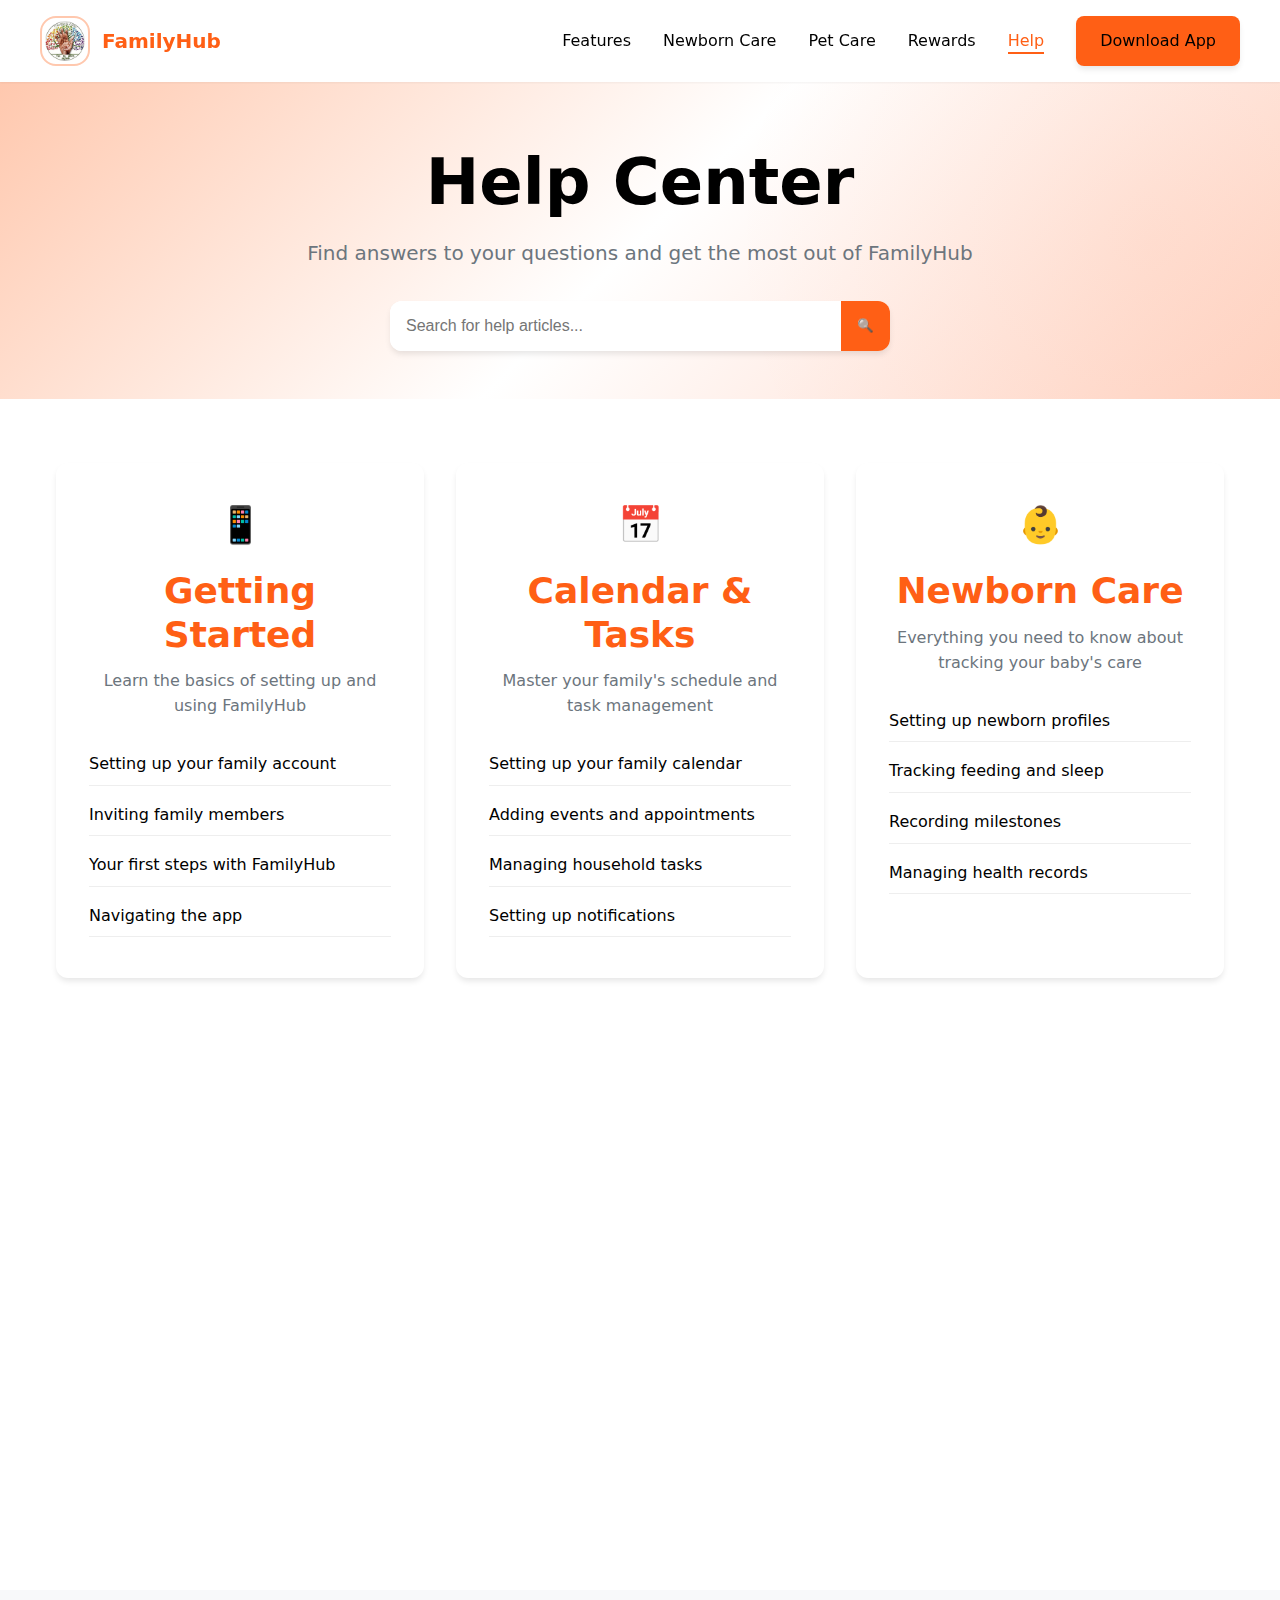
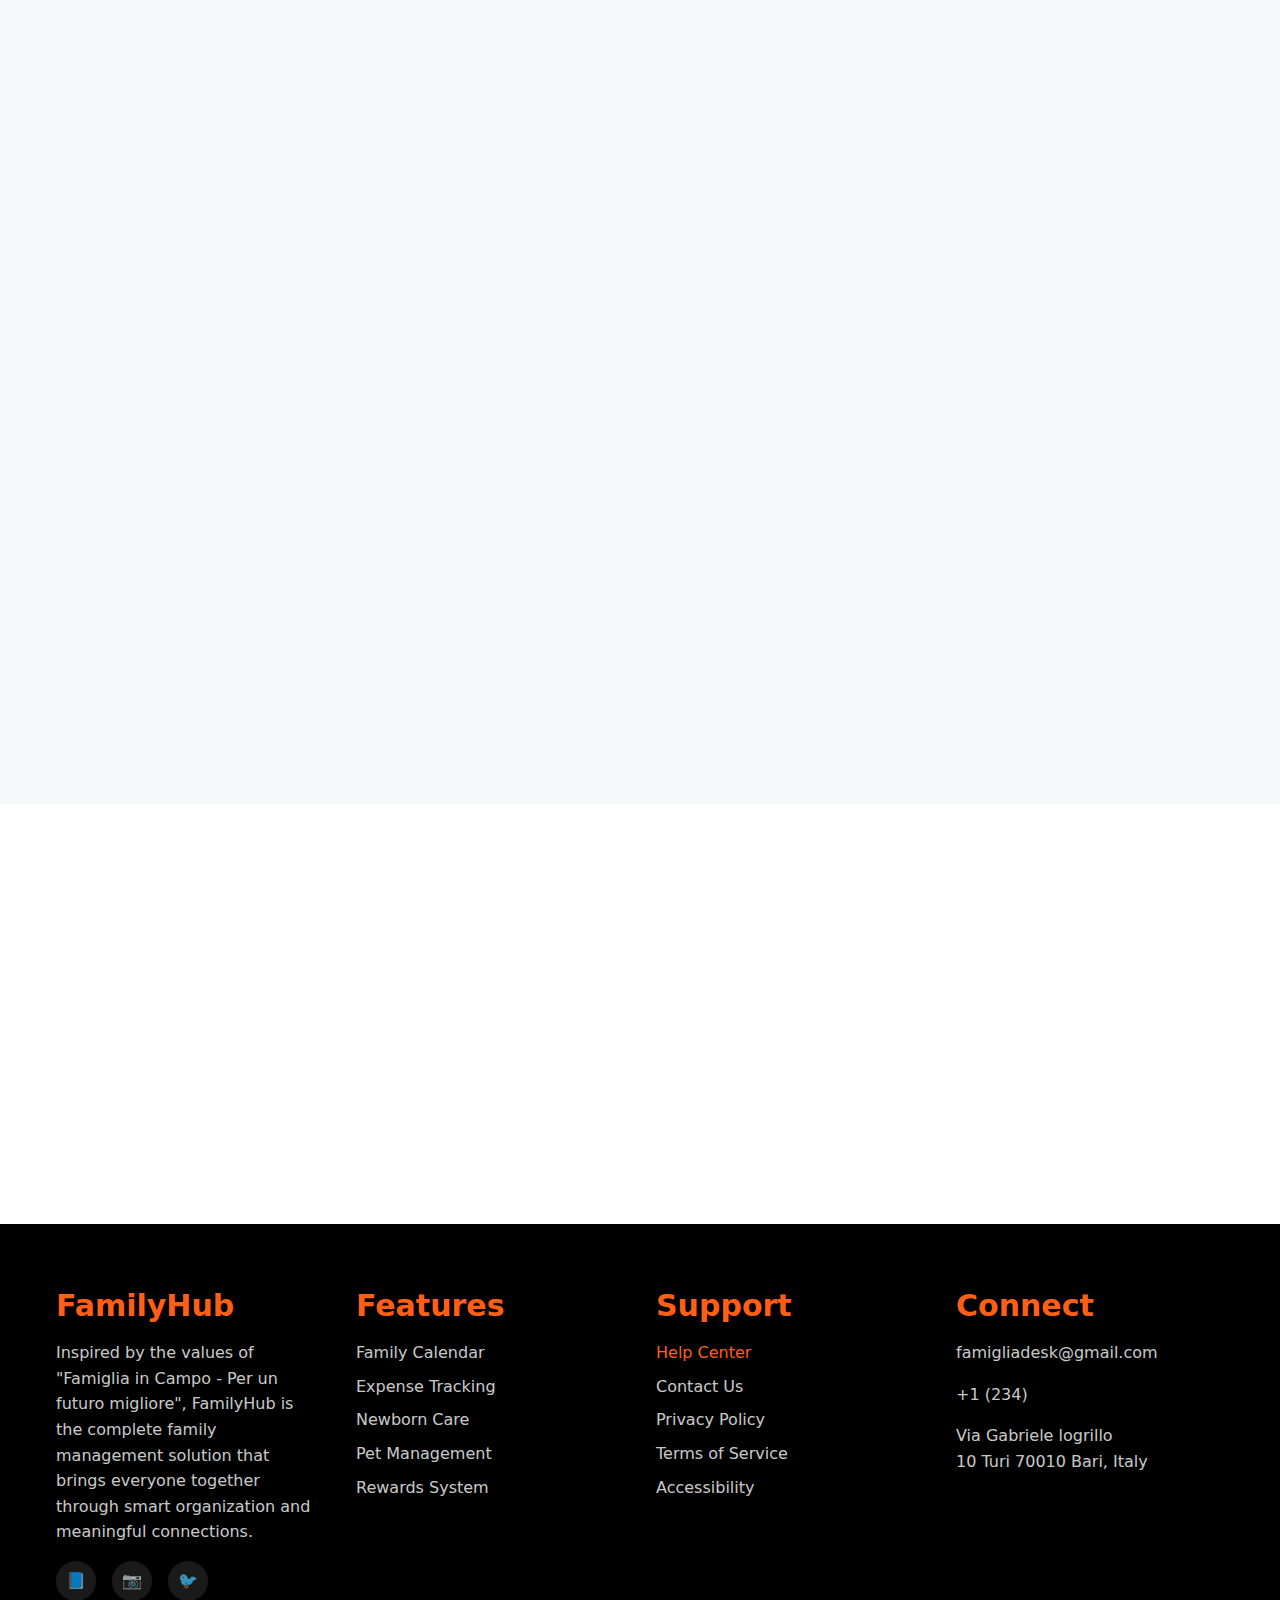
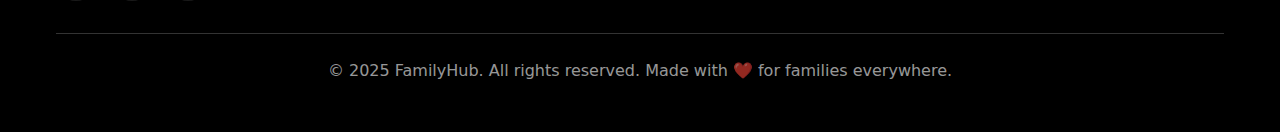
<file: help-center.html>
<!DOCTYPE html>
<html lang="en">
<head>
    <meta charset="UTF-8">
    <meta name="viewport" content="width=device-width, initial-scale=1.0">
    <meta name="description" content="FamilyHub Help Center - Find answers to your questions and get support for using our family management app.">
    <meta name="keywords" content="help, support, FAQ, family app help, FamilyHub support">
    <meta name="author" content="FamilyHub Team">
    <meta name="robots" content="index, follow">
    
    <title>Help Center - FamilyHub</title>
    
    <link rel="stylesheet" href="styles.css">
    <link rel="stylesheet" href="help-center.css">
</head>
<body>
    <a href="#main-content" class="sr-only sr-only-focusable">Skip to main content</a>
    
    <header class="header" role="banner">
        <nav class="nav container" role="navigation" aria-label="Main navigation">
            <a href="index.html" class="logo" aria-label="FamilyHub Home">
                <img src="logo.png" alt="Famiglia in Campo - Per un futuro migliore" class="logo-image">
                <span class="logo-text">FamilyHub</span>
            </a>
            
            <ul class="nav-links" id="navLinks" role="menubar">
                <li role="none"><a href="index.html#features" role="menuitem">Features</a></li>
                <li role="none"><a href="index.html#newborn" role="menuitem">Newborn Care</a></li>
                <li role="none"><a href="index.html#pets" role="menuitem">Pet Care</a></li>
                <li role="none"><a href="index.html#rewards" role="menuitem">Rewards</a></li>
                <li role="none"><a href="help-center.html" role="menuitem" aria-current="page">Help</a></li>
                <li role="none"><a href="index.html#download" class="btn btn-primary" role="menuitem">Download App</a></li>
            </ul>
            
            <button class="nav-toggle" id="navToggle" aria-label="Toggle navigation menu" aria-expanded="false" aria-controls="navLinks">
                <span class="nav-toggle-line"></span>
                <span class="nav-toggle-line"></span>
                <span class="nav-toggle-line"></span>
            </button>
        </nav>
    </header>

    <main id="main-content" role="main" class="help-main">
        <section class="help-header">
            <div class="container">
                <div class="help-header-content fade-in">
                    <h1>Help Center</h1>
                    <p class="help-subtitle">Find answers to your questions and get the most out of FamilyHub</p>
                    <div class="search-box">
                        <input type="search" placeholder="Search for help articles..." aria-label="Search help articles" class="search-input">
                        <button type="submit" class="search-btn" aria-label="Search">
                            <span aria-hidden="true">🔍</span>
                        </button>
                    </div>
                </div>
            </div>
        </section>

        <section class="help-categories">
            <div class="container">
                <div class="categories-grid">
                    <article class="category-card fade-in">
                        <div class="category-icon">📱</div>
                        <h2>Getting Started</h2>
                        <p>Learn the basics of setting up and using FamilyHub</p>
                        <ul class="category-links">
                            <li><a href="#setup">Setting up your family account</a></li>
                            <li><a href="#inviting">Inviting family members</a></li>
                            <li><a href="#first-steps">Your first steps with FamilyHub</a></li>
                            <li><a href="#navigation">Navigating the app</a></li>
                        </ul>
                    </article>

                    <article class="category-card fade-in">
                        <div class="category-icon">📅</div>
                        <h2>Calendar & Tasks</h2>
                        <p>Master your family's schedule and task management</p>
                        <ul class="category-links">
                            <li><a href="#calendar-setup">Setting up your family calendar</a></li>
                            <li><a href="#adding-events">Adding events and appointments</a></li>
                            <li><a href="#task-management">Managing household tasks</a></li>
                            <li><a href="#notifications">Setting up notifications</a></li>
                        </ul>
                    </article>

                    <article class="category-card fade-in">
                        <div class="category-icon">👶</div>
                        <h2>Newborn Care</h2>
                        <p>Everything you need to know about tracking your baby's care</p>
                        <ul class="category-links">
                            <li><a href="#newborn-setup">Setting up newborn profiles</a></li>
                            <li><a href="#feeding-tracking">Tracking feeding and sleep</a></li>
                            <li><a href="#milestones">Recording milestones</a></li>
                            <li><a href="#health-records">Managing health records</a></li>
                        </ul>
                    </article>

                    <article class="category-card fade-in">
                        <div class="category-icon">🐕</div>
                        <h2>Pet Care</h2>
                        <p>Keep your furry family members happy and healthy</p>
                        <ul class="category-links">
                            <li><a href="#pet-profiles">Creating pet profiles</a></li>
                            <li><a href="#vet-appointments">Managing vet appointments</a></li>
                            <li><a href="#activity-tracking">Tracking pet activities</a></li>
                            <li><a href="#pet-community">Using the pet community</a></li>
                        </ul>
                    </article>

                    <article class="category-card fade-in">
                        <div class="category-icon">💰</div>
                        <h2>Expenses & Budget</h2>
                        <p>Track and manage your family's finances</p>
                        <ul class="category-links">
                            <li><a href="#expense-tracking">Recording expenses</a></li>
                            <li><a href="#budget-setup">Setting up budgets</a></li>
                            <li><a href="#receipt-scanning">Scanning receipts</a></li>
                            <li><a href="#financial-reports">Understanding reports</a></li>
                        </ul>
                    </article>

                    <article class="category-card fade-in">
                        <div class="category-icon">🏆</div>
                        <h2>Rewards & Gamification</h2>
                        <p>Make family management fun with our rewards system</p>
                        <ul class="category-links">
                            <li><a href="#rewards-setup">Setting up family rewards</a></li>
                            <li><a href="#points-system">Understanding the points system</a></li>
                            <li><a href="#badges">Earning badges and achievements</a></li>
                            <li><a href="#family-challenges">Creating family challenges</a></li>
                        </ul>
                    </article>
                </div>
            </div>
        </section>

        <section class="faq-section">
            <div class="container">
                <header class="section-header fade-in">
                    <h2>Frequently Asked Questions</h2>
                    <p>Quick answers to the most common questions</p>
                </header>

                <div class="faq-list">
                    <details class="faq-item fade-in">
                        <summary>How do I add family members to my account?</summary>
                        <div class="faq-content">
                            <p>To add family members:</p>
                            <ol>
                                <li>Go to Settings > Family Members</li>
                                <li>Tap "Invite Family Member"</li>
                                <li>Enter their email address</li>
                                <li>Choose their role (Parent, Child, etc.)</li>
                                <li>Send the invitation</li>
                            </ol>
                            <p>They'll receive an email with instructions to join your family group.</p>
                        </div>
                    </details>

                    <details class="faq-item fade-in">
                        <summary>Is my family's data secure and private?</summary>
                        <div class="faq-content">
                            <p>Yes, absolutely. We take your family's privacy very seriously:</p>
                            <ul>
                                <li>All data is encrypted in transit and at rest</li>
                                <li>We never sell or share your personal information</li>
                                <li>You have full control over your data</li>
                                <li>We comply with GDPR and other privacy regulations</li>
                            </ul>
                            <p>Read our <a href="privacy-policy.html">Privacy Policy</a> for complete details.</p>
                        </div>
                    </details>

                    <details class="faq-item fade-in">
                        <summary>Can I use FamilyHub offline?</summary>
                        <div class="faq-content">
                            <p>FamilyHub works best with an internet connection, but many features work offline:</p>
                            <ul>
                                <li>View existing calendar events and tasks</li>
                                <li>Add new entries (they'll sync when you're back online)</li>
                                <li>Access previously loaded content</li>
                                <li>Use the newborn tracking features</li>
                            </ul>
                            <p>Real-time features like family chat require an internet connection.</p>
                        </div>
                    </details>

                    <details class="faq-item fade-in">
                        <summary>How much does FamilyHub cost?</summary>
                        <div class="faq-content">
                            <p>FamilyHub offers flexible pricing options:</p>
                            <ul>
                                <li><strong>Free Plan:</strong> Basic features for up to 4 family members</li>
                                <li><strong>Premium Plan:</strong> $9.99/month - All features, unlimited family members</li>
                                <li><strong>Family Plan:</strong> $19.99/month - Premium features + advanced analytics</li>
                            </ul>
                            <p>All plans include a 30-day free trial with no commitment.</p>
                        </div>
                    </details>

                    <details class="faq-item fade-in">
                        <summary>What devices does FamilyHub support?</summary>
                        <div class="faq-content">
                            <p>FamilyHub is available on:</p>
                            <ul>
                                <li><strong>iOS:</strong> iPhone and iPad (iOS 14.0 or later)</li>
                                <li><strong>Android:</strong> Phones and tablets (Android 8.0 or later)</li>
                                <li><strong>Web:</strong> All modern browsers</li>
                            </ul>
                            <p>Your data syncs seamlessly across all your devices.</p>
                        </div>
                    </details>

                    <details class="faq-item fade-in">
                        <summary>How do I backup my family data?</summary>
                        <div class="faq-content">
                            <p>Your data is automatically backed up to secure cloud servers. You can also:</p>
                            <ul>
                                <li>Export your data anytime from Settings > Data Export</li>
                                <li>Download specific sections (calendar, expenses, etc.)</li>
                                <li>Set up automatic weekly exports to your email</li>
                            </ul>
                            <p>We recommend regular exports for your peace of mind.</p>
                        </div>
                    </details>
                </div>
            </div>
        </section>

        <section class="contact-support">
            <div class="container">
                <div class="support-card fade-in">
                    <h2>Still Need Help?</h2>
                    <p>Can't find what you're looking for? Our support team is here to help!</p>
                    <div class="support-options">
                        <a href="contact.html" class="btn btn-primary">Contact Support</a>
                        <a href="mailto:famigliadesk@gmail.com" class="btn btn-secondary">Email Us</a>
                    </div>
                </div>
            </div>
        </section>
    </main>

    <footer class="footer" role="contentinfo">
        <div class="container">
            <div class="footer-content">
                <section class="footer-section">
                    <h3>FamilyHub</h3>
                    <p>Inspired by the values of "Famiglia in Campo - Per un futuro migliore", FamilyHub is the complete family management solution that brings everyone together through smart organization and meaningful connections.</p>
                    <div class="footer-social">
                        <a href="https://facebook.com/familyhub" aria-label="Follow us on Facebook" class="social-link" target="_blank" rel="noopener noreferrer">
                            <span aria-hidden="true">📘</span>
                        </a>
                        <a href="https://instagram.com/familyhub" aria-label="Follow us on Instagram" class="social-link" target="_blank" rel="noopener noreferrer">
                            <span aria-hidden="true">📷</span>
                        </a>
                        <a href="https://twitter.com/familyhub" aria-label="Follow us on Twitter" class="social-link" target="_blank" rel="noopener noreferrer">
                            <span aria-hidden="true">🐦</span>
                        </a>
                    </div>
                </section>
                
                <section class="footer-section">
                    <h3>Features</h3>
                    <nav aria-label="Features navigation">
                        <ul class="footer-links">
                            <li><a href="index.html#features">Family Calendar</a></li>
                            <li><a href="index.html#features">Expense Tracking</a></li>
                            <li><a href="index.html#newborn">Newborn Care</a></li>
                            <li><a href="index.html#pets">Pet Management</a></li>
                            <li><a href="index.html#rewards">Rewards System</a></li>
                        </ul>
                    </nav>
                </section>
                
                <section class="footer-section">
                    <h3>Support</h3>
                    <nav aria-label="Support navigation">
                        <ul class="footer-links">
                            <li><a href="help-center.html" aria-current="page">Help Center</a></li>
                            <li><a href="contact.html">Contact Us</a></li>
                            <li><a href="privacy-policy.html">Privacy Policy</a></li>
                            <li><a href="terms-of-service.html">Terms of Service</a></li>
                            <li><a href="accessibility.html">Accessibility</a></li>
                        </ul>
                    </nav>
                </section>
                
                <section class="footer-section">
                    <h3>Connect</h3>
                    <address class="footer-contact">
                        <p><a href="mailto:famigliadesk@gmail.com">famigliadesk@gmail.com</a></p>
                        <p><a href="tel:+1234">+1 (234) </a></p>
                        <p>Via Gabriele logrillo<br>10 Turi 70010 Bari, Italy</p>
                    </address>
                </section>
            </div>
            
            <div class="footer-bottom">
                <p>&copy; 2025 FamilyHub. All rights reserved. Made with <span aria-label="love">❤️</span> for families everywhere.</p>
            </div>
        </div>
    </footer>

    <script src="script.js"></script>
</body>
</html>
</file>
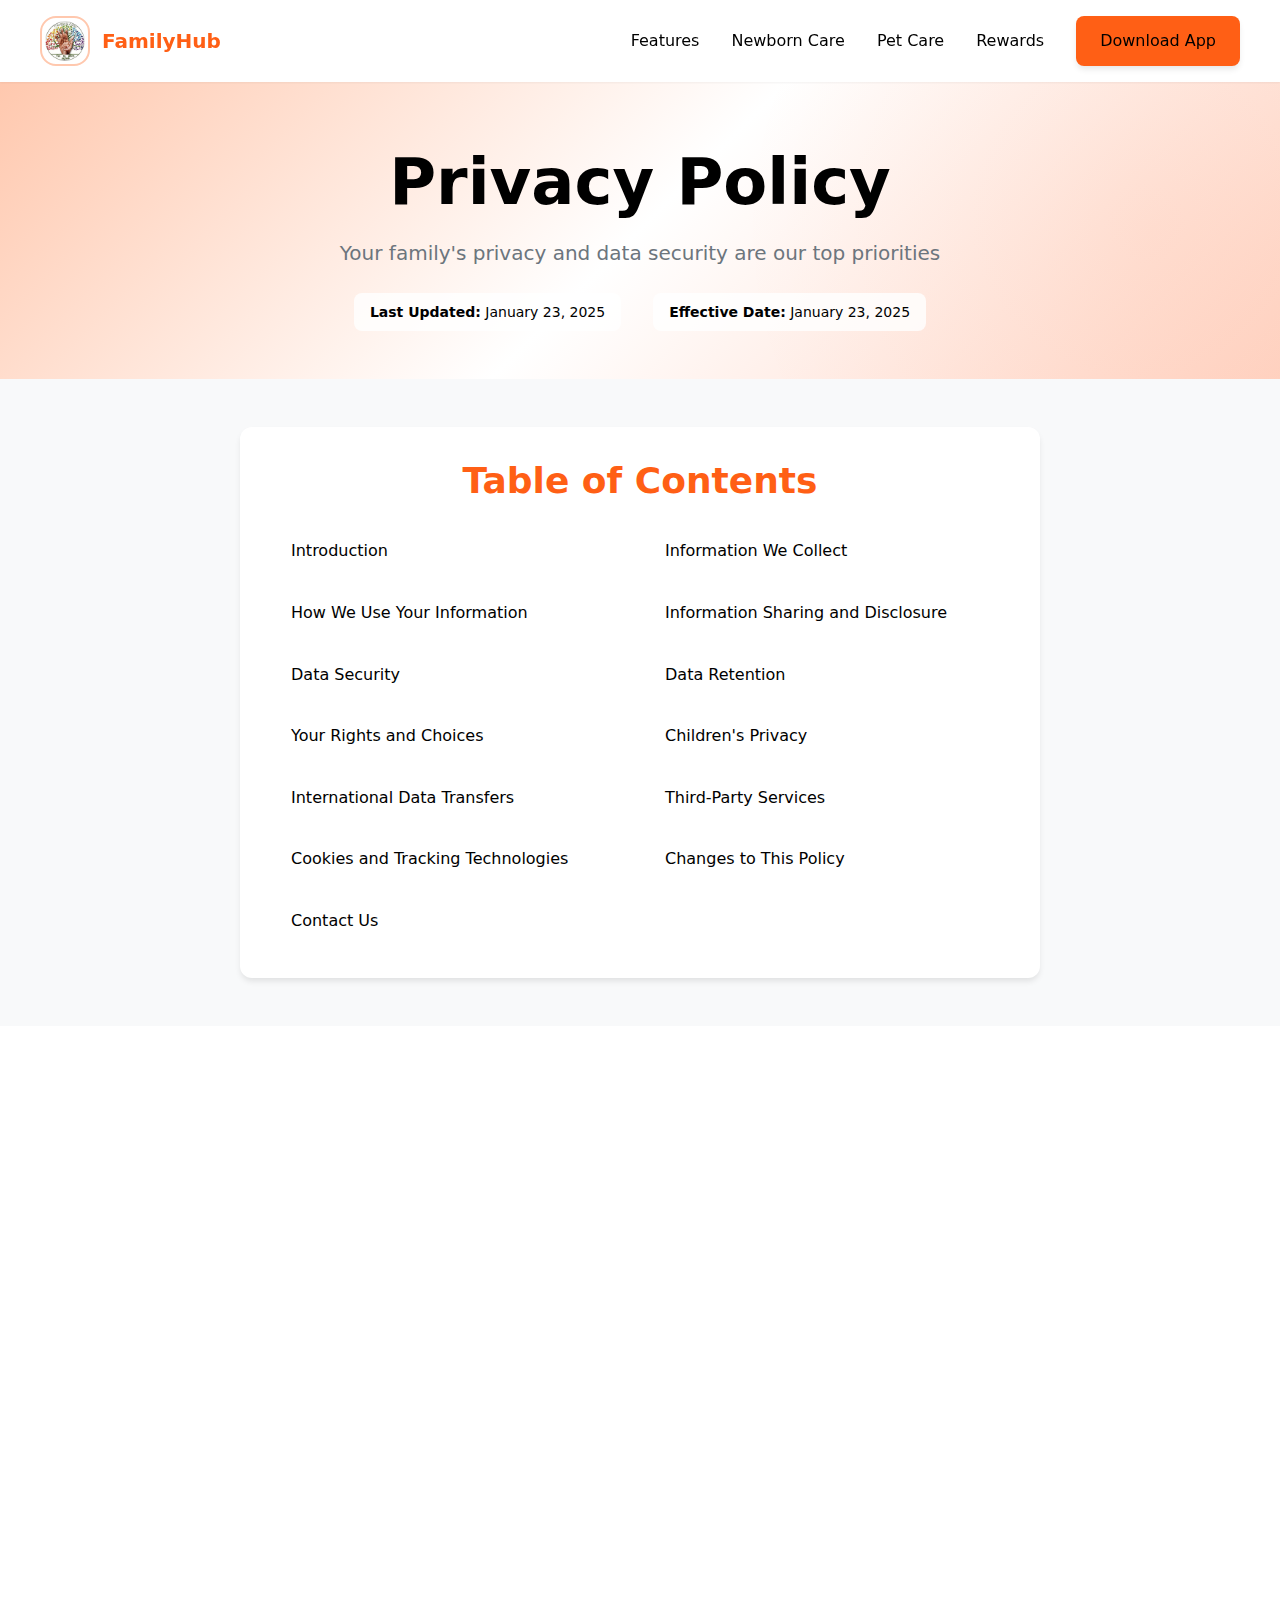
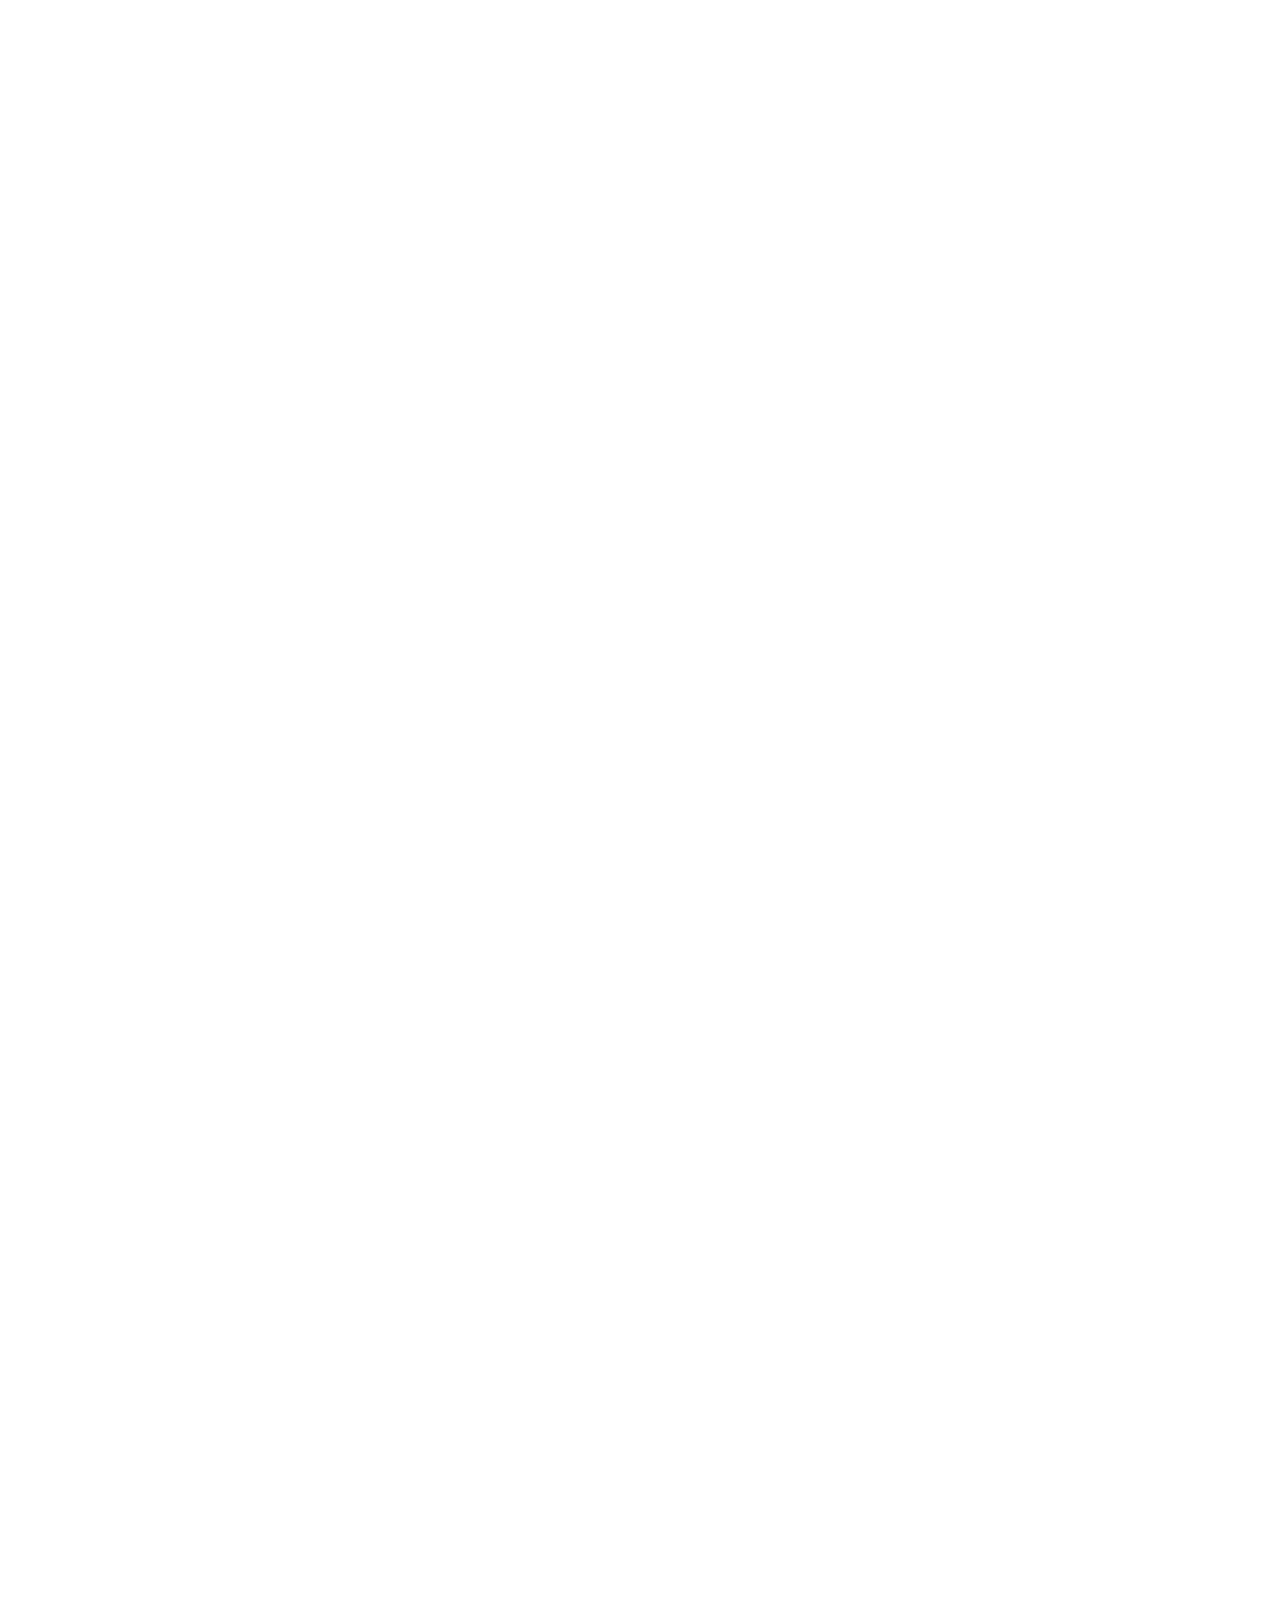
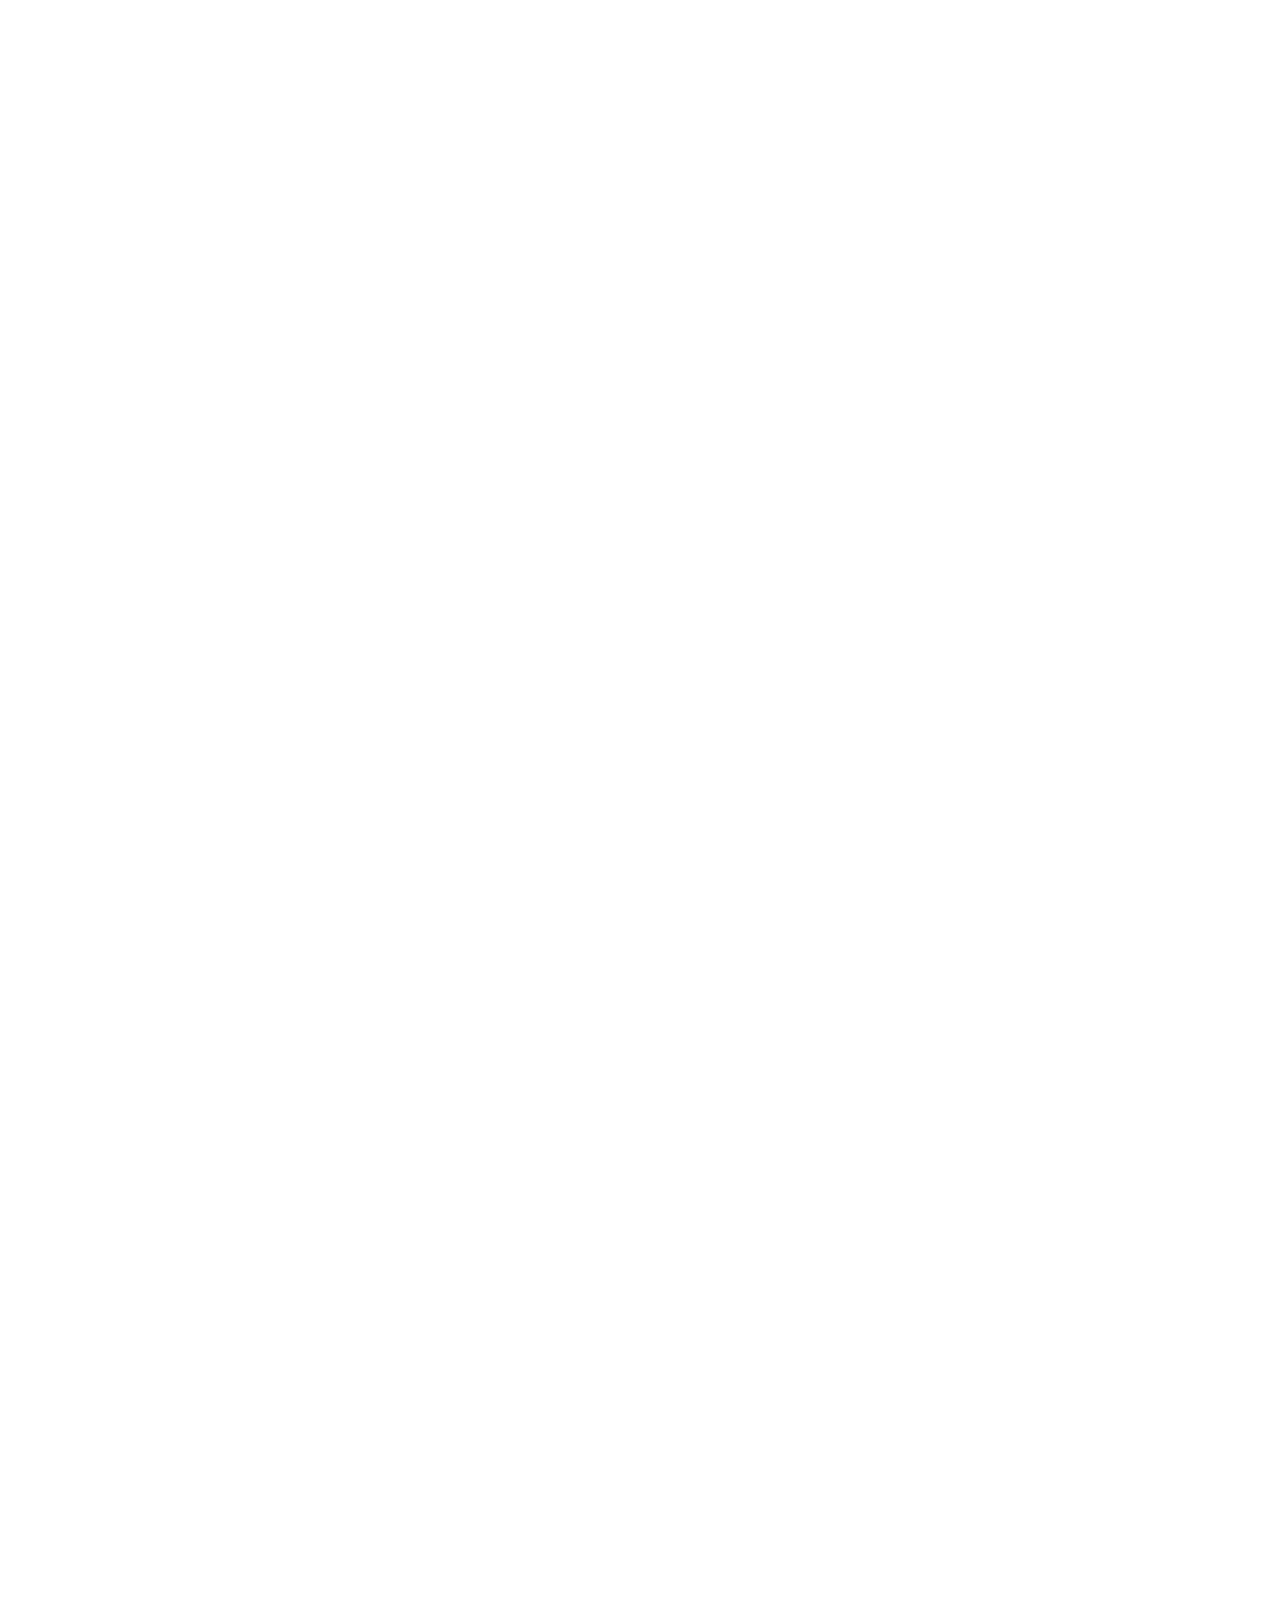
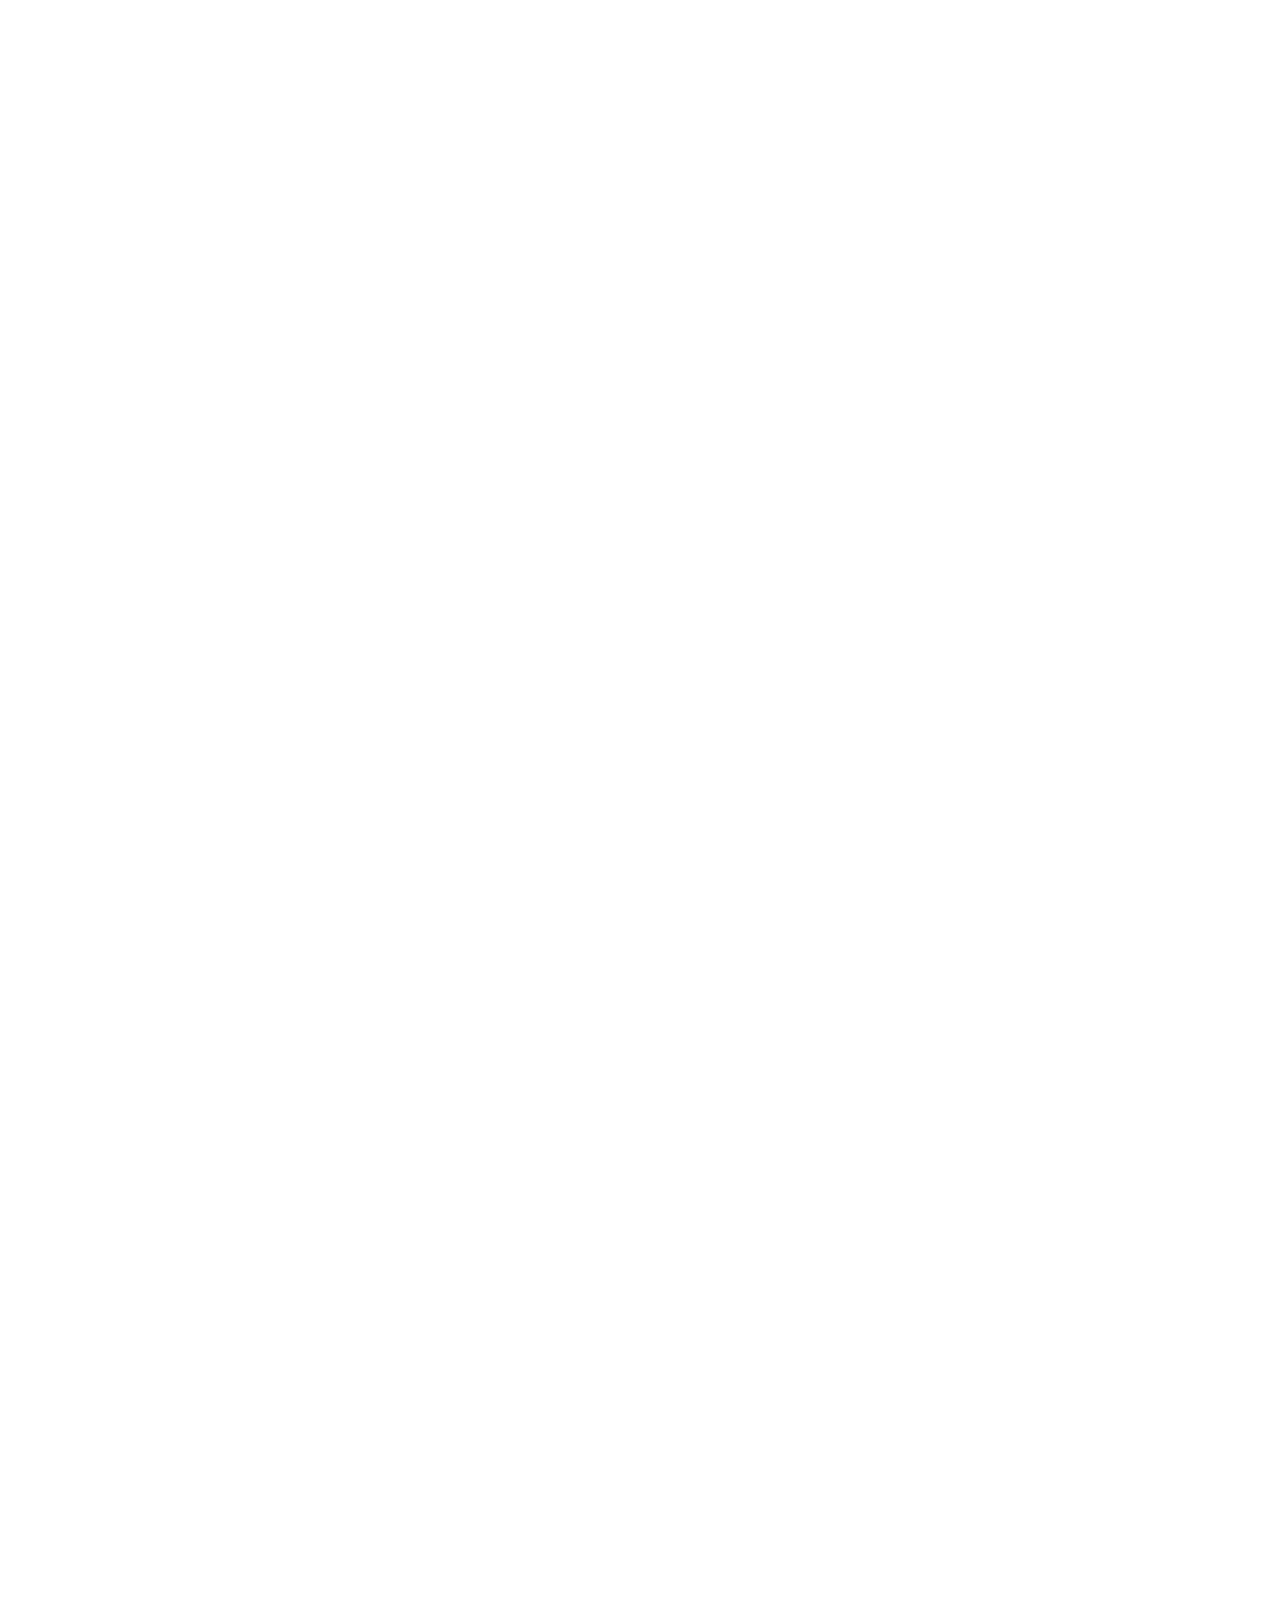
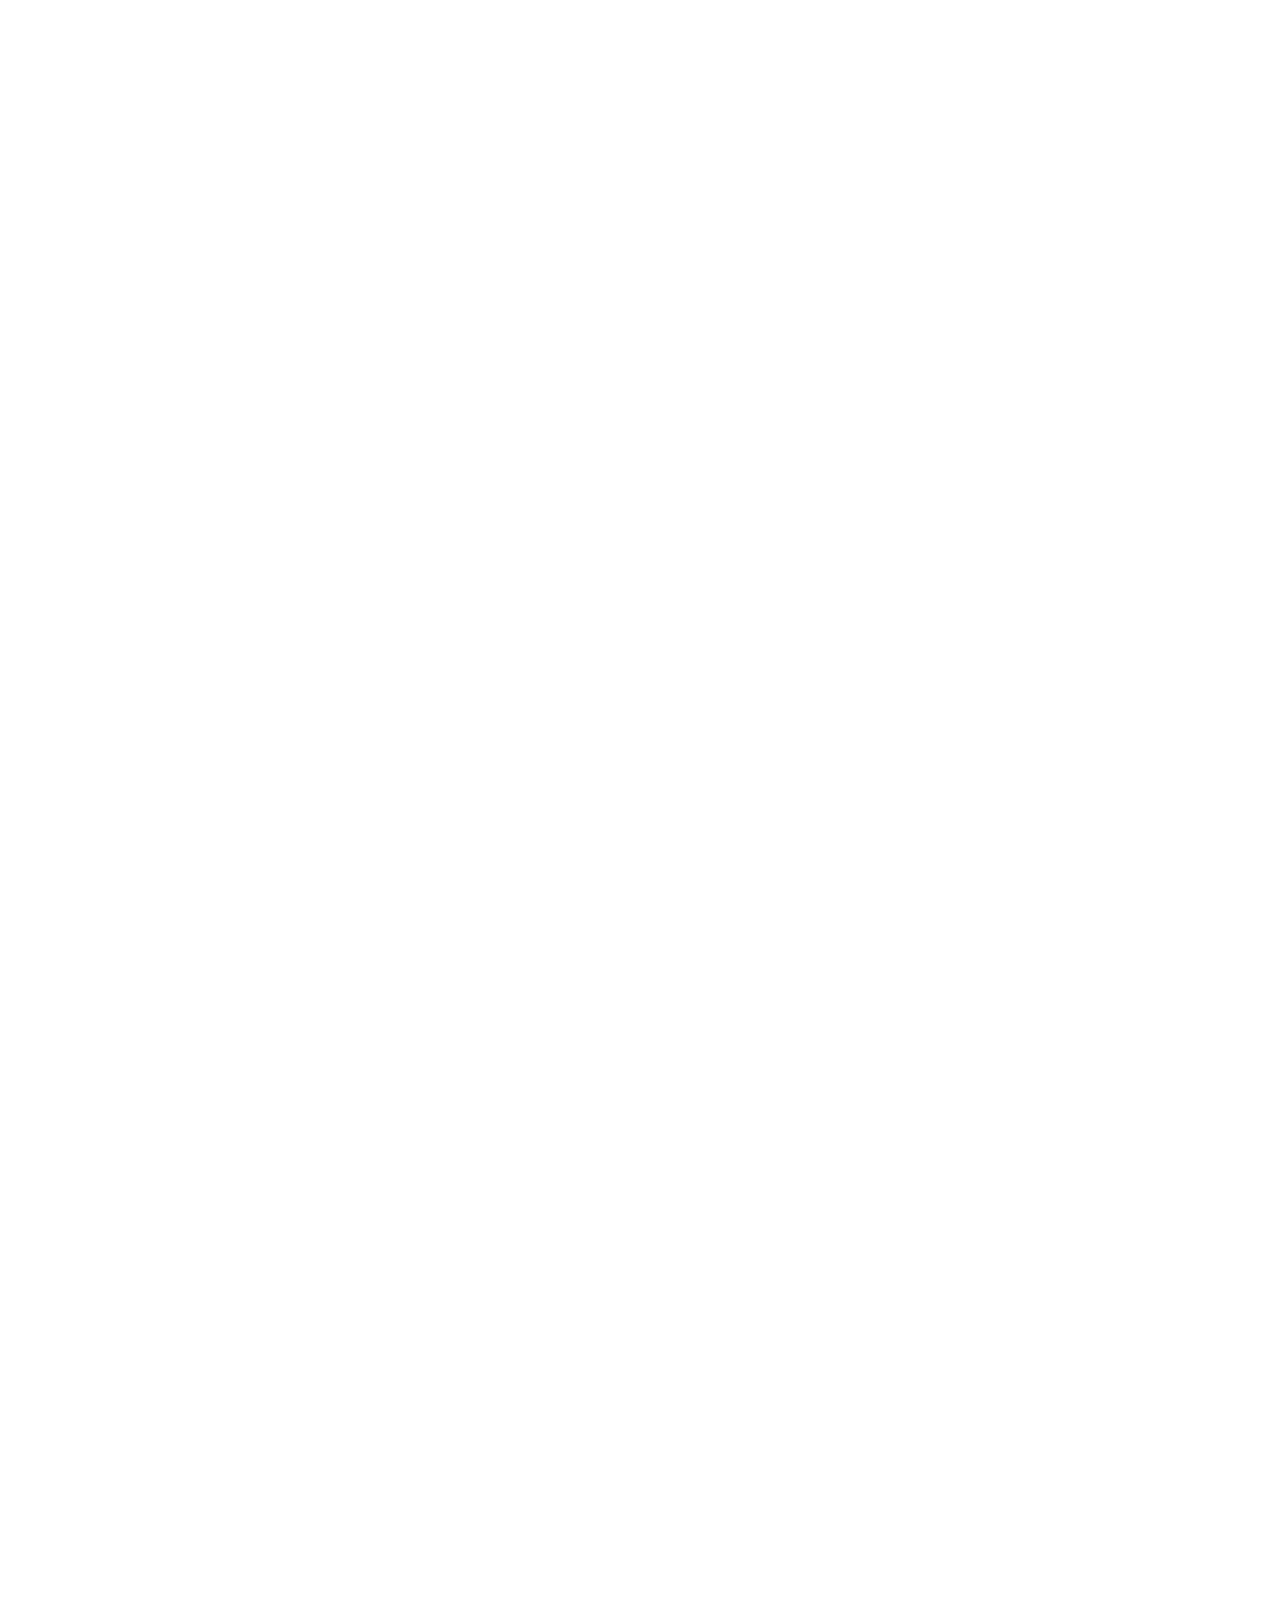
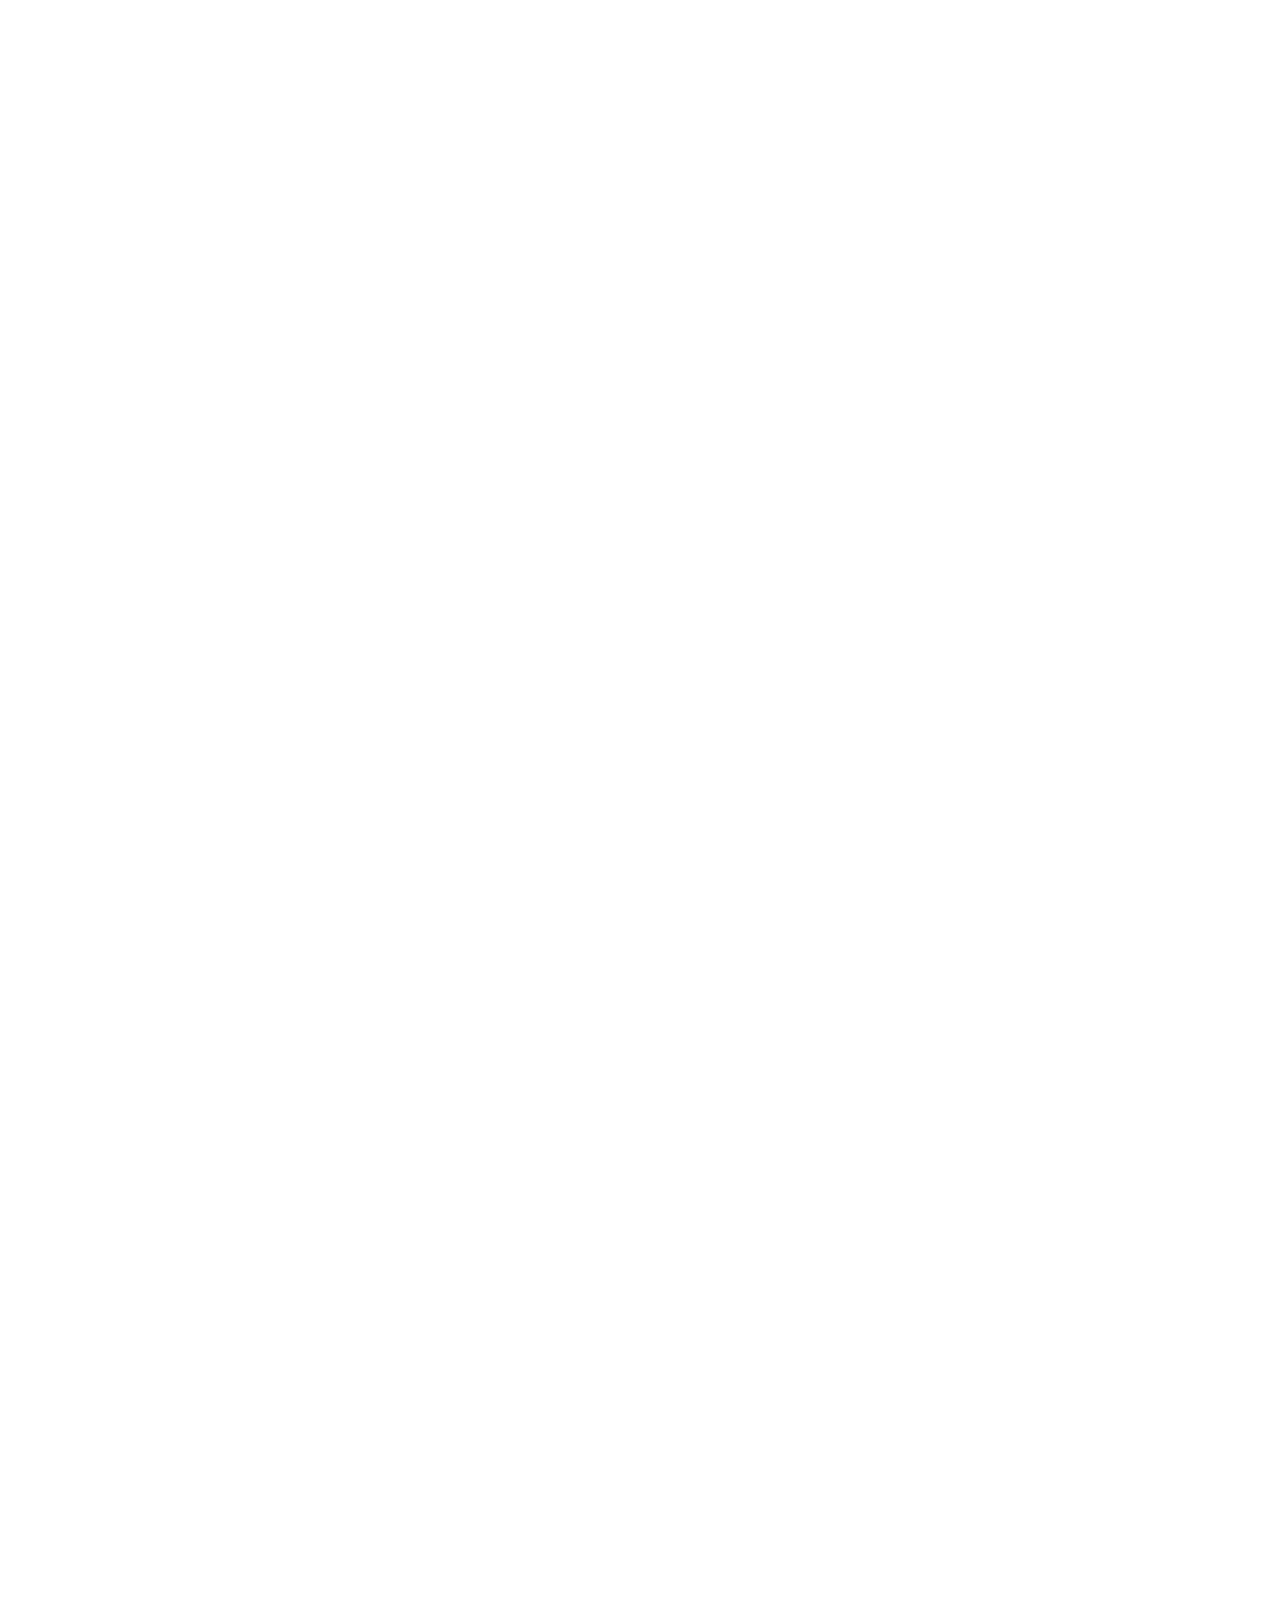
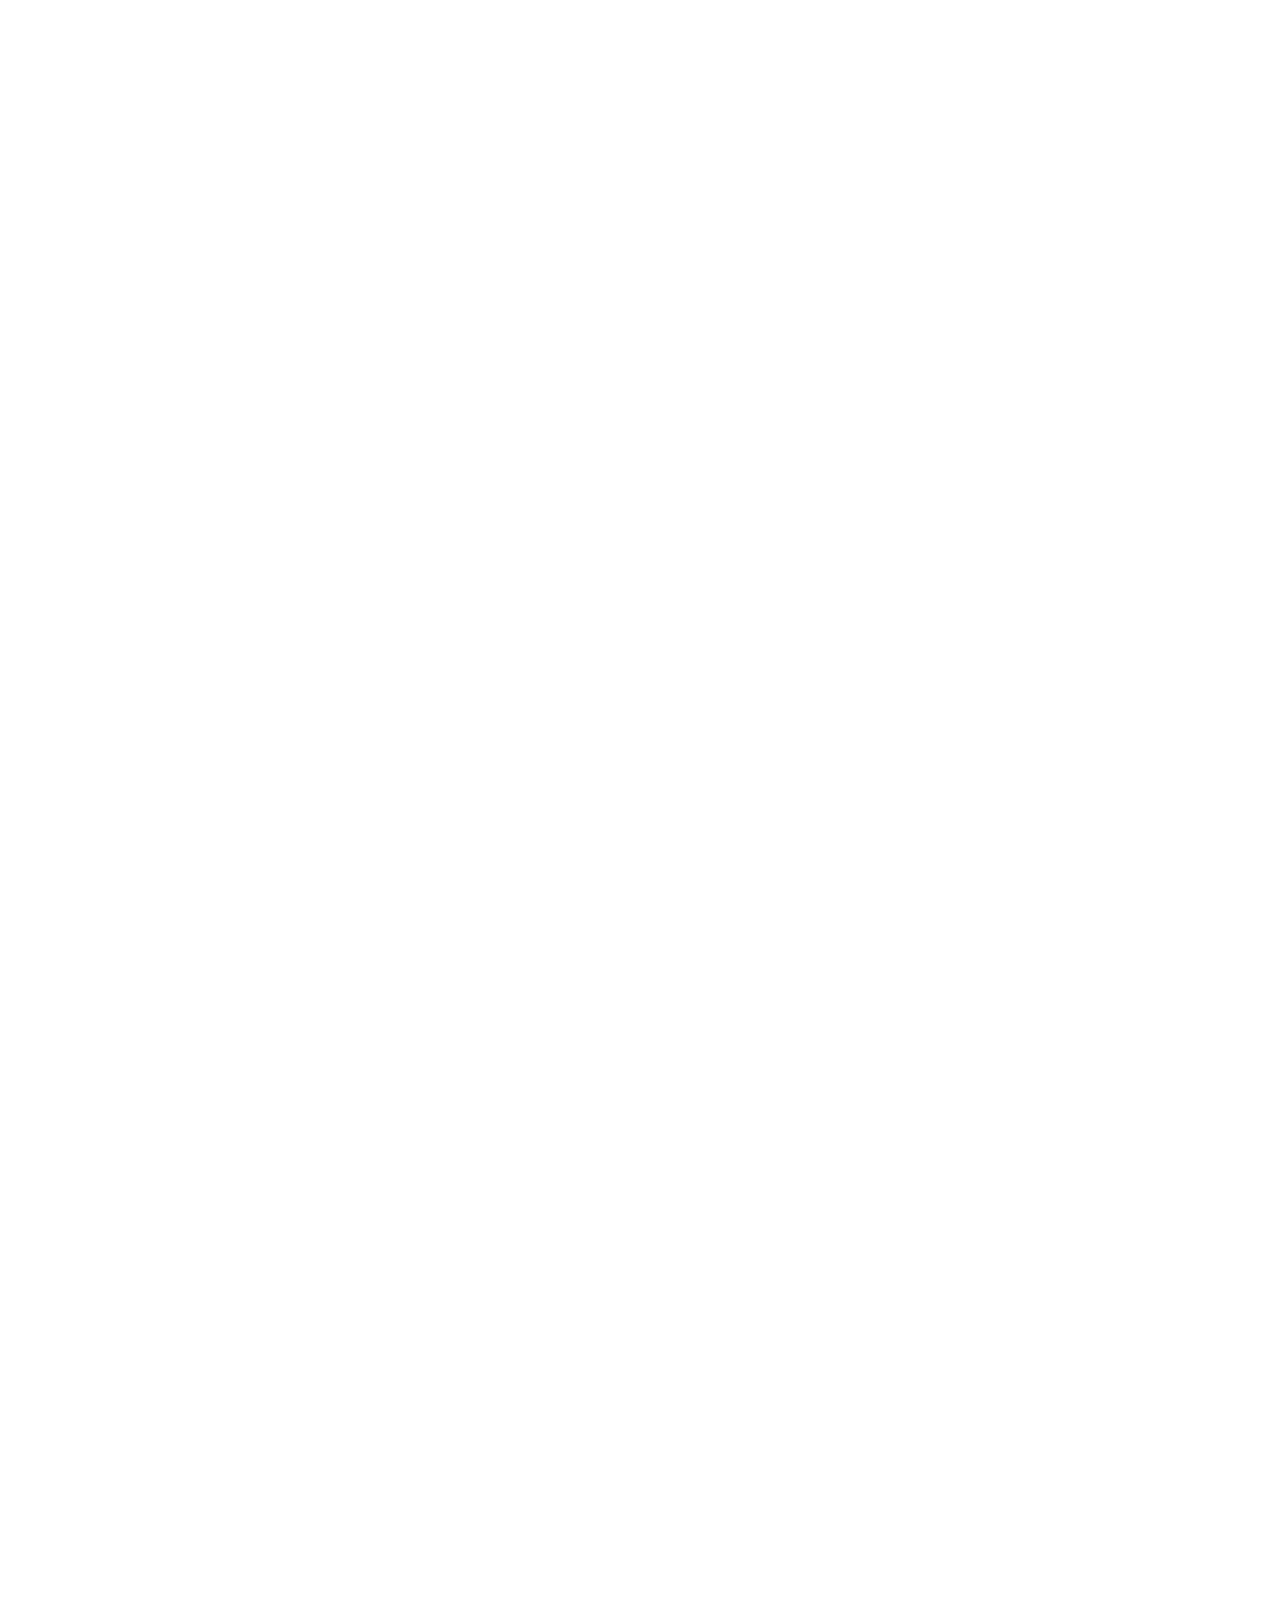
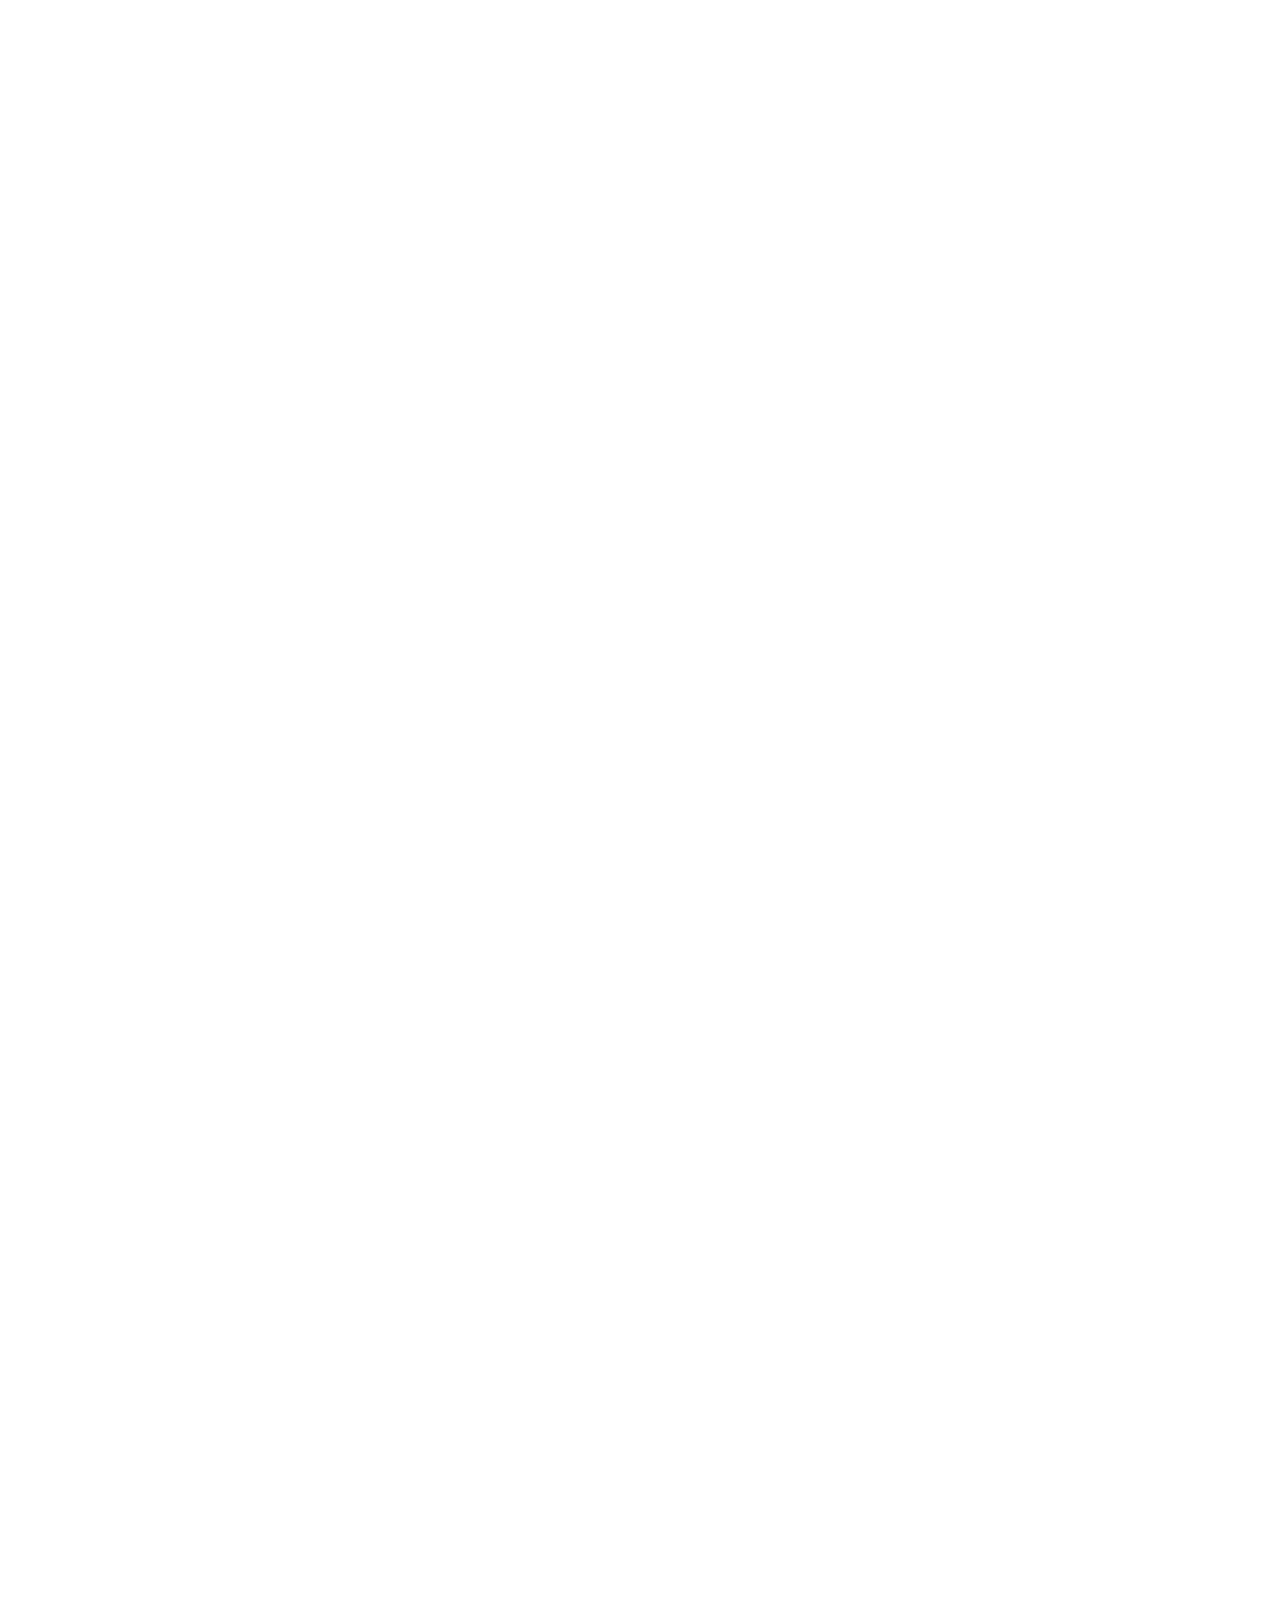
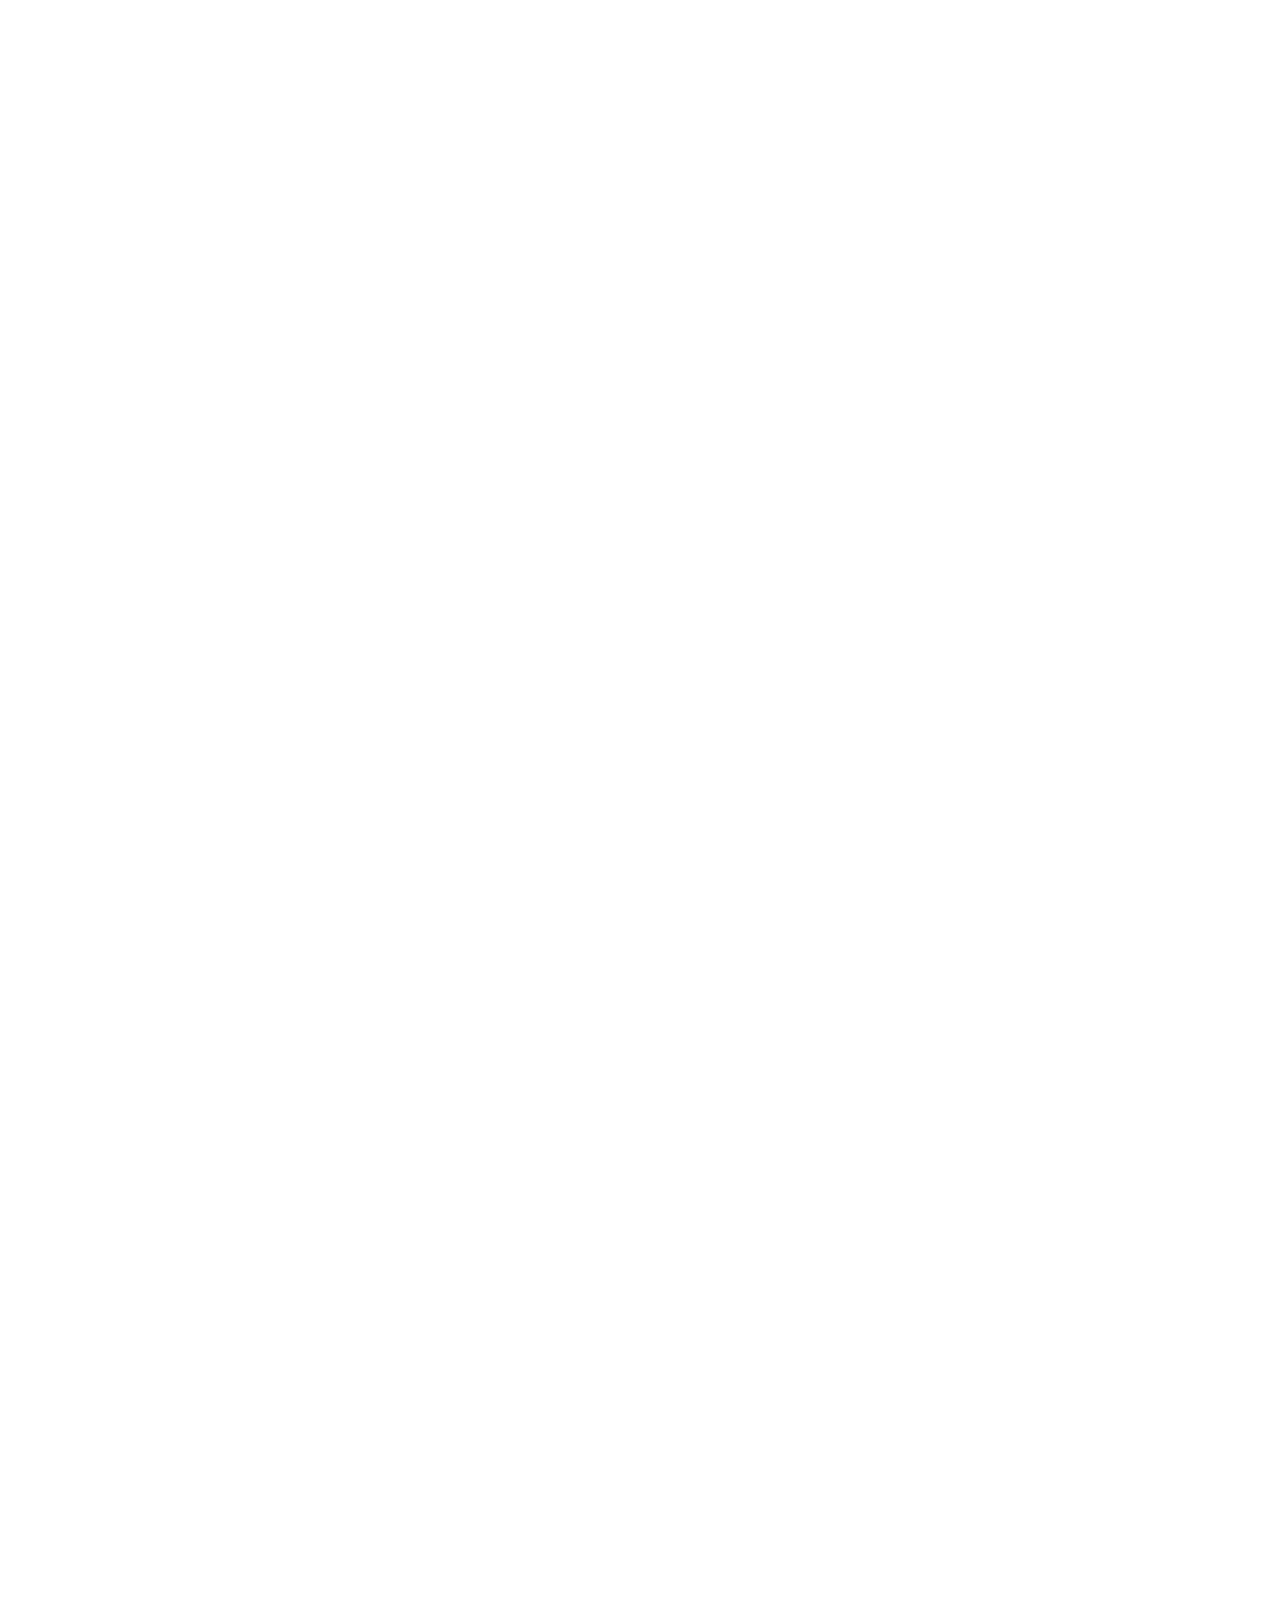
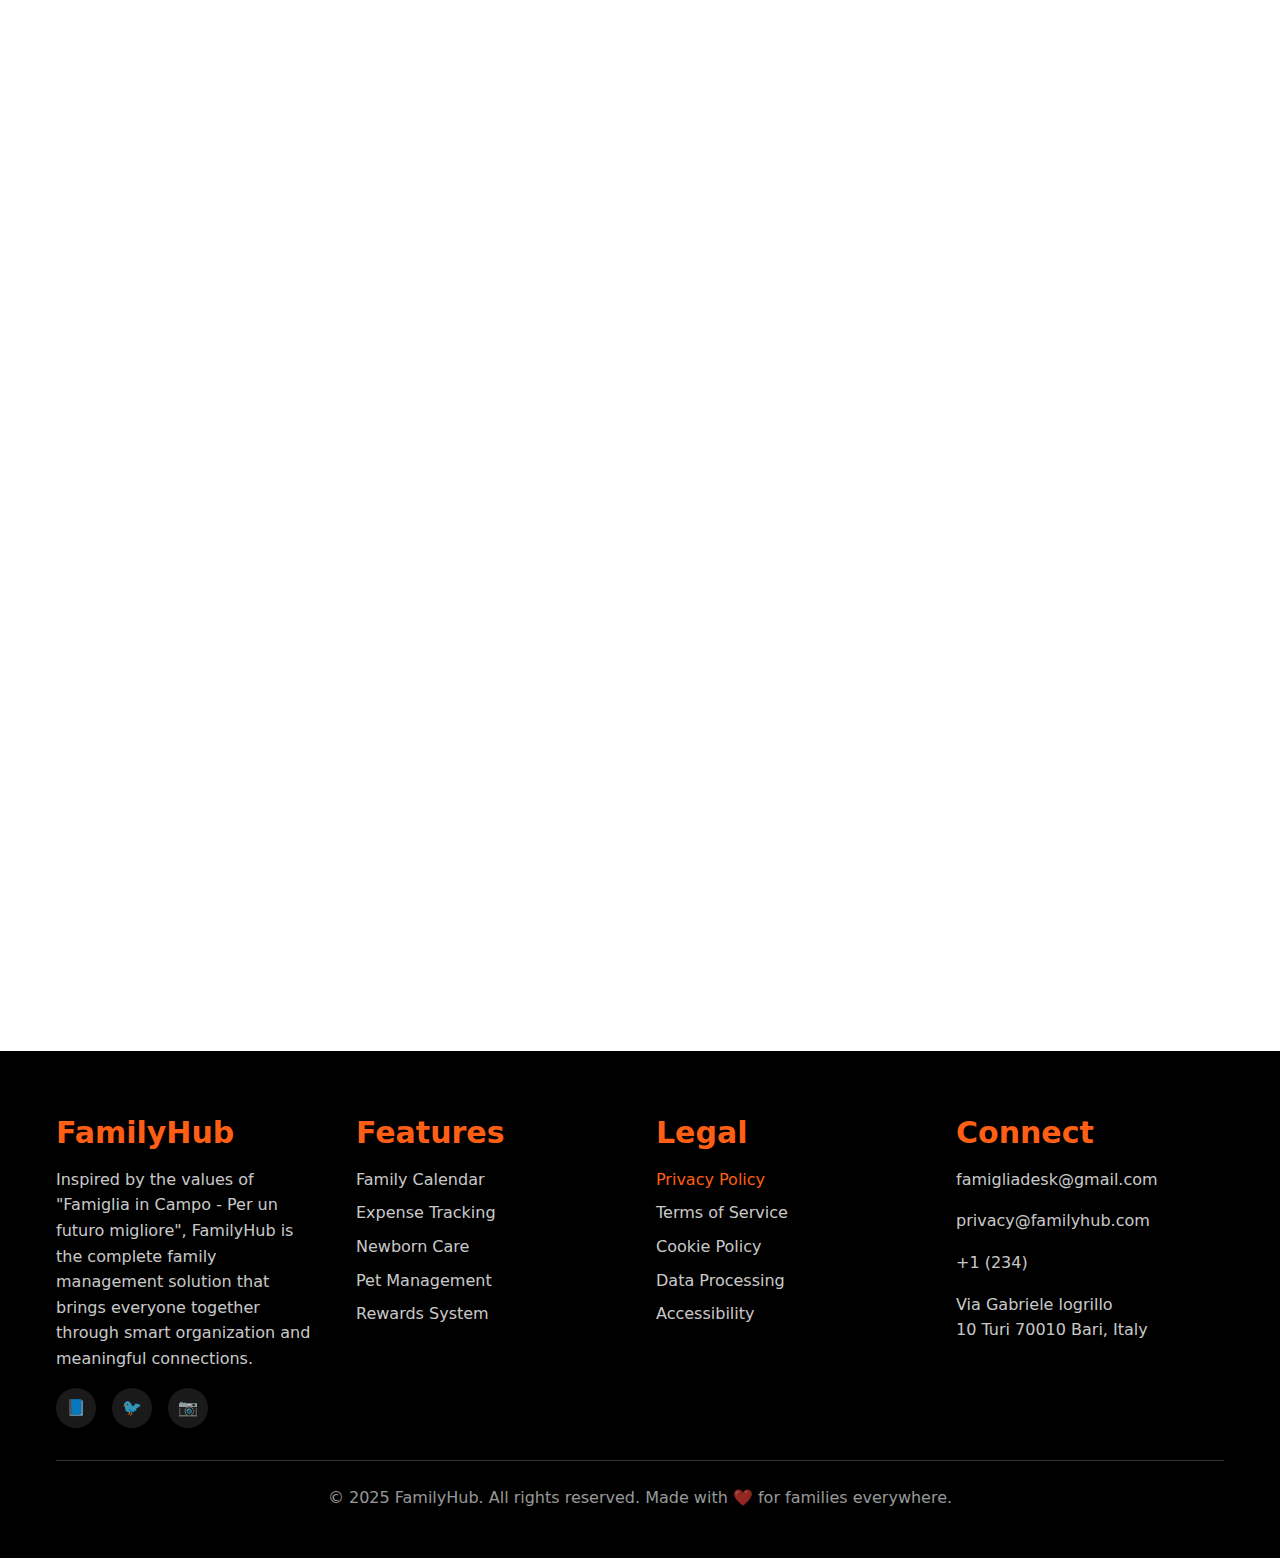
<file: privacy-policy.html>
<!DOCTYPE html>
<html lang="en">
<head>
    <meta charset="UTF-8">
    <meta name="viewport" content="width=device-width, initial-scale=1.0">
    <meta name="description" content="FamilyHub Privacy Policy - Learn how we protect your family's data and privacy in our family management app.">
    <meta name="keywords" content="privacy policy, data protection, family app privacy, GDPR compliance">
    <meta name="author" content="FamilyHub Team">
    <meta name="robots" content="index, follow">
    
    <!-- Open Graph Meta Tags -->
    <meta property="og:title" content="Privacy Policy - FamilyHub">
    <meta property="og:description" content="Learn how FamilyHub protects your family's data and privacy with our comprehensive privacy policy.">
    <meta property="og:type" content="website">
    <meta property="og:url" content="https://familyhub.com/privacy-policy">
    
    <!-- Twitter Card Meta Tags -->
    <meta name="twitter:card" content="summary">
    <meta name="twitter:title" content="Privacy Policy - FamilyHub">
    <meta name="twitter:description" content="Learn how FamilyHub protects your family's data and privacy with our comprehensive privacy policy.">
    
    <!-- Favicon -->
    <link rel="icon" type="image/x-icon" href="/favicon.ico">
    <link rel="apple-touch-icon" sizes="180x180" href="/apple-touch-icon.png">
    <link rel="icon" type="image/png" sizes="32x32" href="/favicon-32x32.png">
    <link rel="icon" type="image/png" sizes="16x16" href="/favicon-16x16.png">
    
    <title>Privacy Policy - FamilyHub</title>
    
    <!-- External CSS -->
    <link rel="stylesheet" href="styles.css">
    <link rel="stylesheet" href="privacy-policy.css">
    
    <!-- Preload Critical Resources -->
    <link rel="preload" href="styles.css" as="style">
    <link rel="preload" href="privacy-policy.css" as="style">
</head>
<body>
    <!-- Skip to main content link for accessibility -->
    <a href="#main-content" class="sr-only sr-only-focusable">Skip to main content</a>
    
    <!-- ===== HEADER & NAVIGATION ===== -->
    <header class="header" role="banner">
        <nav class="nav container" role="navigation" aria-label="Main navigation">
            <a href="index.html" class="logo" aria-label="FamilyHub Home">
                <img src="logo.png" alt="Famiglia in Campo - Per un futuro migliore" class="logo-image">
                <span class="logo-text">FamilyHub</span>
            </a>
            
            <ul class="nav-links" id="navLinks" role="menubar">
                <li role="none"><a href="index.html#features" role="menuitem">Features</a></li>
                <li role="none"><a href="index.html#newborn" role="menuitem">Newborn Care</a></li>
                <li role="none"><a href="index.html#pets" role="menuitem">Pet Care</a></li>
                <li role="none"><a href="index.html#rewards" role="menuitem">Rewards</a></li>
                <li role="none"><a href="index.html#download" class="btn btn-primary" role="menuitem">Download App</a></li>
            </ul>
            
            <button class="nav-toggle" id="navToggle" aria-label="Toggle navigation menu" aria-expanded="false" aria-controls="navLinks">
                <span class="nav-toggle-line"></span>
                <span class="nav-toggle-line"></span>
                <span class="nav-toggle-line"></span>
            </button>
        </nav>
    </header>

    <!-- ===== MAIN CONTENT ===== -->
    <main id="main-content" role="main" class="privacy-main">
        <!-- Privacy Policy Header -->
        <section class="privacy-header">
            <div class="container">
                <div class="privacy-header-content fade-in">
                    <h1>Privacy Policy</h1>
                    <p class="privacy-subtitle">Your family's privacy and data security are our top priorities</p>
                    <div class="privacy-meta">
                        <p><strong>Last Updated:</strong> January 23, 2025</p>
                        <p><strong>Effective Date:</strong> January 23, 2025</p>
                    </div>
                </div>
            </div>
        </section>

        <!-- Table of Contents -->
        <section class="privacy-toc">
            <div class="container">
                <div class="toc-card fade-in">
                    <h2>Table of Contents</h2>
                    <nav aria-label="Privacy policy sections">
                        <ol class="toc-list">
                            <li><a href="#introduction">Introduction</a></li>
                            <li><a href="#information-we-collect">Information We Collect</a></li>
                            <li><a href="#how-we-use-information">How We Use Your Information</a></li>
                            <li><a href="#information-sharing">Information Sharing and Disclosure</a></li>
                            <li><a href="#data-security">Data Security</a></li>
                            <li><a href="#data-retention">Data Retention</a></li>
                            <li><a href="#your-rights">Your Rights and Choices</a></li>
                            <li><a href="#children-privacy">Children's Privacy</a></li>
                            <li><a href="#international-transfers">International Data Transfers</a></li>
                            <li><a href="#third-party-services">Third-Party Services</a></li>
                            <li><a href="#cookies">Cookies and Tracking Technologies</a></li>
                            <li><a href="#changes">Changes to This Policy</a></li>
                            <li><a href="#contact">Contact Us</a></li>
                        </ol>
                    </nav>
                </div>
            </div>
        </section>

        <!-- Privacy Policy Content -->
        <section class="privacy-content">
            <div class="container">
                <article class="privacy-article">
                    
                    <!-- Introduction -->
                    <section id="introduction" class="privacy-section fade-in">
                        <h2> Introduction</h2>
                        <div class="section-content">
                            <p>Welcome to FamilyHub, inspired by the values of "Famiglia in Campo - Per un futuro migliore" (Family in the Field - For a better future). We are committed to protecting your family's privacy and ensuring the security of your personal information.</p>
                            
                            <p>This Privacy Policy explains how FamilyHub ("we," "our," or "us") collects, uses, shares, and protects information when you use our family management application and related services (collectively, the "Service").</p>
                            
                            <p>By using FamilyHub, you agree to the collection and use of information in accordance with this Privacy Policy. If you do not agree with our policies and practices, please do not use our Service.</p>
                            
                            <div class="highlight-box">
                                <h3>Key Privacy Principles</h3>
                                <ul>
                                    <li><strong>Family-First:</strong> Your family's privacy is our priority</li>
                                    <li><strong>Transparency:</strong> Clear information about data collection and use</li>
                                    <li><strong>Control:</strong> You decide what information to share</li>
                                    <li><strong>Security:</strong> Industry-leading protection for your data</li>
                                    <li><strong>Minimal Collection:</strong> We only collect what's necessary for our services</li>
                                </ul>
                            </div>
                        </div>
                    </section>

                    <!-- Information We Collect -->
                    <section id="information-we-collect" class="privacy-section fade-in">
                        <h2> Information We Collect</h2>
                        <div class="section-content">
                            <p>We collect information to provide and improve our family management services. The types of information we collect include:</p>
                            
                            <h3> Information You Provide Directly</h3>
                            <div class="info-category">
                                <h4>Account Information</h4>
                                <ul>
                                    <li>Name, email address, and phone number</li>
                                    <li>Profile photos and family member information</li>
                                    <li>Account preferences and settings</li>
                                </ul>
                            </div>

                            <div class="info-category">
                                <h4>Family Calendar Data</h4>
                                <ul>
                                    <li>Events, appointments, and scheduling information</li>
                                    <li>Task assignments and completion status</li>
                                    <li>Reminders and notification preferences</li>
                                </ul>
                            </div>

                            <div class="info-category">
                                <h4>Financial Information</h4>
                                <ul>
                                    <li>Expense records and receipt images</li>
                                    <li>Budget categories and spending patterns</li>
                                    <li>Payment method information (processed securely by third-party providers)</li>
                                </ul>
                            </div>

                            <div class="info-category">
                                <h4>Newborn Care Data</h4>
                                <ul>
                                    <li>Baby's feeding, sleeping, and diaper change records</li>
                                    <li>Growth measurements and milestone tracking</li>
                                    <li>Medical appointments and vaccination records</li>
                                    <li>Photos and videos of special moments</li>
                                    <li>Health parameters and symptom tracking</li>
                                </ul>
                            </div>

                            <div class="info-category">
                                <h4>Pet Care Information</h4>
                                <ul>
                                    <li>Pet profiles, photos, and basic information</li>
                                    <li>Veterinary appointments and medical records</li>
                                    <li>Activity tracking and exercise logs</li>
                                    <li>Diet and feeding schedules</li>
                                    <li>Community forum posts and interactions</li>
                                </ul>
                            </div>

                            <div class="info-category">
                                <h4>Communication Data</h4>
                                <ul>
                                    <li>Family chat messages and shared content</li>
                                    <li>Notes, shopping lists, and shared documents</li>
                                    <li>Support communications and feedback</li>
                                </ul>
                            </div>

                            <h3> Information Collected Automatically</h3>
                            <div class="info-category">
                                <h4>Usage Information</h4>
                                <ul>
                                    <li>App usage patterns and feature interactions</li>
                                    <li>Time spent in different sections of the app</li>
                                    <li>Rewards and achievement data</li>
                                    <li>Error logs and performance data</li>
                                </ul>
                            </div>

                            <div class="info-category">
                                <h4>Device Information</h4>
                                <ul>
                                    <li>Device type, operating system, and version</li>
                                    <li>Unique device identifiers</li>
                                    <li>IP address and general location information</li>
                                    <li>Network connection type</li>
                                </ul>
                            </div>
                        </div>
                    </section>

                    <!-- How We Use Information -->
                    <section id="how-we-use-information" class="privacy-section fade-in">
                        <h2> How We Use Your Information</h2>
                        <div class="section-content">
                            <p>We use the information we collect for the following purposes:</p>
                            
                            <div class="use-category">
                                <h3> Service Provision</h3>
                                <ul>
                                    <li>Provide and maintain FamilyHub services</li>
                                    <li>Synchronize data across family members' devices</li>
                                    <li>Send notifications and reminders</li>
                                    <li>Process payments and manage subscriptions</li>
                                    <li>Enable family communication features</li>
                                </ul>
                            </div>

                            <div class="use-category">
                                <h3> Personalization and Improvement</h3>
                                <ul>
                                    <li>Customize your experience based on usage patterns</li>
                                    <li>Provide personalized tips for newborn and pet care</li>
                                    <li>Improve app performance and add new features</li>
                                    <li>Generate insights and analytics for service enhancement</li>
                                </ul>
                            </div>

                            <div class="use-category">
                                <h3> Safety and Security</h3>
                                <ul>
                                    <li>Protect against fraud, abuse, and security threats</li>
                                    <li>Verify user identity and prevent unauthorized access</li>
                                    <li>Comply with legal obligations and law enforcement requests</li>
                                    <li>Investigate and resolve disputes</li>
                                </ul>
                            </div>

                            <div class="use-category">
                                <h3> Communication</h3>
                                <ul>
                                    <li>Send service-related announcements and updates</li>
                                    <li>Respond to customer support inquiries</li>
                                    <li>Send marketing communications (with your consent)</li>
                                    <li>Conduct surveys and gather feedback</li>
                                </ul>
                            </div>
                        </div>
                    </section>

                    <!-- Information Sharing -->
                    <section id="information-sharing" class="privacy-section fade-in">
                        <h2> Information Sharing and Disclosure</h2>
                        <div class="section-content">
                            <p>We do not sell, trade, or rent your personal information to third parties. We may share your information only in the following circumstances:</p>
                            
                            <div class="sharing-category">
                                <h3> Within Your Family</h3>
                                <p>Information is shared among family members you've connected within the app, including:</p>
                                <ul>
                                    <li>Calendar events and tasks</li>
                                    <li>Shared expenses and budgets</li>
                                    <li>Family chat messages</li>
                                    <li>Notes and shopping lists</li>
                                    <li>Newborn care updates (as configured by parents)</li>
                                    <li>Pet care information</li>
                                </ul>
                            </div>

                            <div class="sharing-category">
                                <h3> Service Providers</h3>
                                <p>We work with trusted third-party service providers who help us operate our services:</p>
                                <ul>
                                    <li>Cloud storage and hosting providers</li>
                                    <li>Payment processing companies</li>
                                    <li>Analytics and performance monitoring services</li>
                                    <li>Customer support platforms</li>
                                    <li>Email and notification services</li>
                                </ul>
                                <p>These providers are contractually bound to protect your information and use it only for specified purposes.</p>
                            </div>

                            <div class="sharing-category">
                                <h3> Legal Requirements</h3>
                                <p>We may disclose your information when required by law or to:</p>
                                <ul>
                                    <li>Comply with legal processes or government requests</li>
                                    <li>Protect our rights, property, or safety</li>
                                    <li>Protect the rights, property, or safety of our users</li>
                                    <li>Investigate potential violations of our terms of service</li>
                                </ul>
                            </div>

                            <div class="sharing-category">
                                <h3> Business Transfers</h3>
                                <p>In the event of a merger, acquisition, or sale of assets, your information may be transferred as part of the transaction. We will notify you of any such change in ownership or control.</p>
                            </div>
                        </div>
                    </section>

                    <!-- Data Security -->
                    <section id="data-security" class="privacy-section fade-in">
                        <h2> Data Security</h2>
                        <div class="section-content">
                            <p>We implement industry-standard security measures to protect your family's information:</p>
                            
                            <div class="security-measures">
                                <div class="security-item">
                                    <h3>🔐 Encryption</h3>
                                    <p>All data is encrypted in transit using TLS 1.3 and at rest using AES-256 encryption.</p>
                                </div>
                                
                                <div class="security-item">
                                    <h3>🛡️ Access Controls</h3>
                                    <p>Strict access controls ensure only authorized personnel can access your data, and only when necessary.</p>
                                </div>
                                
                                <div class="security-item">
                                    <h3>🔍 Regular Audits</h3>
                                    <p>We conduct regular security audits and vulnerability assessments to maintain the highest security standards.</p>
                                </div>
                                
                                <div class="security-item">
                                    <h3>🚨 Incident Response</h3>
                                    <p>We have a comprehensive incident response plan to quickly address any security concerns.</p>
                                </div>
                            </div>

                            <div class="security-notice">
                                <h3>Your Role in Security</h3>
                                <p>While we implement strong security measures, you also play a crucial role:</p>
                                <ul>
                                    <li>Use strong, unique passwords for your account</li>
                                    <li>Enable two-factor authentication when available</li>
                                    <li>Keep your app updated to the latest version</li>
                                    <li>Report any suspicious activity immediately</li>
                                    <li>Log out of shared devices</li>
                                </ul>
                            </div>
                        </div>
                    </section>

                    <!-- Data Retention -->
                    <section id="data-retention" class="privacy-section fade-in">
                        <h2> Data Retention</h2>
                        <div class="section-content">
                            <p>We retain your information for as long as necessary to provide our services and fulfill the purposes outlined in this Privacy Policy:</p>
                            
                            <div class="retention-category">
                                <h3>Account Information</h3>
                                <p>Retained while your account is active and for up to 2 years after account deletion to comply with legal obligations.</p>
                            </div>

                            <div class="retention-category">
                                <h3>Family Data</h3>
                                <p>Calendar events, tasks, and expenses are retained while your account is active. You can delete individual items at any time.</p>
                            </div>

                            <div class="retention-category">
                                <h3>Newborn and Pet Care Records</h3>
                                <p>Retained while your account is active as these represent important family memories and health records. You have full control to export or delete this data.</p>
                            </div>

                            <div class="retention-category">
                                <h3>Communication Data</h3>
                                <p>Family chat messages and shared content are retained according to your settings, with options for automatic deletion after specified periods.</p>
                            </div>

                            <div class="retention-category">
                                <h3>Usage and Analytics Data</h3>
                                <p>Aggregated and anonymized usage data may be retained indefinitely for service improvement purposes.</p>
                            </div>
                        </div>
                    </section>

                    <!-- Your Rights -->
                    <section id="your-rights" class="privacy-section fade-in">
                        <h2> Your Rights and Choices</h2>
                        <div class="section-content">
                            <p>You have several rights regarding your personal information:</p>
                            
                            <div class="rights-grid">
                                <div class="right-item">
                                    <h3>📋 Access</h3>
                                    <p>Request a copy of the personal information we hold about you.</p>
                                </div>
                                
                                <div class="right-item">
                                    <h3>✏️ Correction</h3>
                                    <p>Update or correct inaccurate personal information.</p>
                                </div>
                                
                                <div class="right-item">
                                    <h3>🗑️ Deletion</h3>
                                    <p>Request deletion of your personal information, subject to legal requirements.</p>
                                </div>
                                
                                <div class="right-item">
                                    <h3>📤 Portability</h3>
                                    <p>Export your data in a commonly used, machine-readable format.</p>
                                </div>
                                
                                <div class="right-item">
                                    <h3>⏸️ Restriction</h3>
                                    <p>Request restriction of processing in certain circumstances.</p>
                                </div>
                                
                                <div class="right-item">
                                    <h3>❌ Objection</h3>
                                    <p>Object to processing based on legitimate interests or for marketing purposes.</p>
                                </div>
                            </div>

                            <div class="rights-exercise">
                                <h3>How to Exercise Your Rights</h3>
                                <p>To exercise any of these rights, you can:</p>
                                <ul>
                                    <li>Use the privacy controls within the FamilyHub app</li>
                                    <li>Contact us at <a href="mailto:privacy@familyhub.com">privacy@familyhub.com</a></li>
                                    <li>Submit a request through our support center</li>
                                </ul>
                                <p>We will respond to your request within 30 days and may require verification of your identity.</p>
                            </div>
                        </div>
                    </section>

                    <!-- Children's Privacy -->
                    <section id="children-privacy" class="privacy-section fade-in">
                        <h2> Children's Privacy</h2>
                        <div class="section-content">
                            <p>FamilyHub is designed for families and may be used to track information about children, including newborns. We take children's privacy seriously and comply with applicable laws, including COPPA (Children's Online Privacy Protection Act).</p>
                            
                            <div class="children-protection">
                                <h3>Special Protections for Children</h3>
                                <ul>
                                    <li><strong>Parental Control:</strong> Parents have full control over their children's information within the app</li>
                                    <li><strong>Limited Collection:</strong> We only collect information necessary for family management purposes</li>
                                    <li><strong>No Marketing:</strong> We do not use children's information for marketing purposes</li>
                                    <li><strong>Secure Storage:</strong> Children's information receives the same high-level security protections</li>
                                    <li><strong>Parental Access:</strong> Parents can review, modify, or delete their children's information at any time</li>
                                </ul>
                            </div>

                            <div class="newborn-data">
                                <h3>Newborn Care Data</h3>
                                <p>For our newborn care features, we may collect:</p>
                                <ul>
                                    <li>Feeding, sleeping, and diaper change records</li>
                                    <li>Growth measurements and developmental milestones</li>
                                    <li>Medical information and vaccination records</li>
                                    <li>Photos and videos of special moments</li>
                                </ul>
                                <p>This information is only accessible to family members you designate and is used solely to help you track your baby's care and development.</p>
                            </div>
                        </div>
                    </section>

                    <!-- International Transfers -->
                    <section id="international-transfers" class="privacy-section fade-in">
                        <h2> International Data Transfers</h2>
                        <div class="section-content">
                            <p>FamilyHub operates globally, and your information may be transferred to and processed in countries other than your own. We ensure appropriate safeguards are in place:</p>
                            
                            <div class="transfer-safeguards">
                                <h3>Transfer Safeguards</h3>
                                <ul>
                                    <li><strong>Adequacy Decisions:</strong> We transfer data to countries with adequate data protection laws</li>
                                    <li><strong>Standard Contractual Clauses:</strong> We use EU-approved contractual clauses for transfers</li>
                                    <li><strong>Certification Programs:</strong> We participate in recognized certification programs</li>
                                    <li><strong>Binding Corporate Rules:</strong> We maintain consistent global privacy standards</li>
                                </ul>
                            </div>

                            <div class="data-locations">
                                <h3>Data Processing Locations</h3>
                                <p>Your data may be processed in the following regions:</p>
                                <ul>
                                    <li>United States (primary data centers)</li>
                                    <li>European Union (for EU users)</li>
                                    <li>Canada (backup and disaster recovery)</li>
                                </ul>
                                <p>All locations maintain the same high standards of data protection and security.</p>
                            </div>
                        </div>
                    </section>

                    <!-- Third-Party Services -->
                    <section id="third-party-services" class="privacy-section fade-in">
                        <h2> Third-Party Services</h2>
                        <div class="section-content">
                            <p>FamilyHub integrates with various third-party services to enhance functionality. These integrations are subject to their own privacy policies:</p>
                            
                            <div class="third-party-category">
                                <h3>Payment Processors</h3>
                                <ul>
                                    <li>Stripe (payment processing)</li>
                                    <li>PayPal (alternative payment method)</li>
                                    <li>Apple Pay / Google Pay (mobile payments)</li>
                                </ul>
                            </div>

                            <div class="third-party-category">
                                <h3>Cloud Services</h3>
                                <ul>
                                    <li>Amazon Web Services (data hosting and storage)</li>
                                    <li>Google Cloud Platform (analytics and machine learning)</li>
                                    <li>Microsoft Azure (backup and disaster recovery)</li>
                                </ul>
                            </div>

                            <div class="third-party-category">
                                <h3>Analytics and Performance</h3>
                                <ul>
                                    <li>Google Analytics (usage analytics)</li>
                                    <li>Firebase (crash reporting and performance monitoring)</li>
                                    <li>Mixpanel (user behavior analytics)</li>
                                </ul>
                            </div>

                            <div class="third-party-category">
                                <h3>Communication Services</h3>
                                <ul>
                                    <li>SendGrid (email delivery)</li>
                                    <li>Twilio (SMS notifications)</li>
                                    <li>Pusher (real-time messaging)</li>
                                </ul>
                            </div>

                            <div class="third-party-notice">
                                <h3>Your Choices</h3>
                                <p>You can control many of these integrations through your app settings. Some services are essential for core functionality, while others can be disabled if you prefer not to use them.</p>
                            </div>
                        </div>
                    </section>

                    <!-- Cookies -->
                    <section id="cookies" class="privacy-section fade-in">
                        <h2> Cookies and Tracking Technologies</h2>
                        <div class="section-content">
                            <p>We use cookies and similar technologies to enhance your experience and understand how you use our services:</p>
                            
                            <div class="cookie-types">
                                <div class="cookie-type">
                                    <h3>Essential Cookies</h3>
                                    <p>Required for basic app functionality, including authentication and security features.</p>
                                    <p><strong>Duration:</strong> Session or up to 1 year</p>
                                </div>
                                
                                <div class="cookie-type">
                                    <h3>Performance Cookies</h3>
                                    <p>Help us understand how you use the app to improve performance and user experience.</p>
                                    <p><strong>Duration:</strong> Up to 2 years</p>
                                </div>
                                
                                <div class="cookie-type">
                                    <h3>Functional Cookies</h3>
                                    <p>Remember your preferences and settings to provide a personalized experience.</p>
                                    <p><strong>Duration:</strong> Up to 1 year</p>
                                </div>
                                
                                <div class="cookie-type">
                                    <h3>Analytics Cookies</h3>
                                    <p>Collect information about app usage to help us improve our services.</p>
                                    <p><strong>Duration:</strong> Up to 2 years</p>
                                </div>
                            </div>

                            <div class="cookie-control">
                                <h3>Managing Cookies</h3>
                                <p>You can control cookies through:</p>
                                <ul>
                                    <li>Your browser settings (for web-based access)</li>
                                    <li>App privacy settings</li>
                                    <li>Device-level privacy controls</li>
                                    <li>Our cookie preference center</li>
                                </ul>
                                <p>Note that disabling certain cookies may affect app functionality.</p>
                            </div>
                        </div>
                    </section>

                    <!-- Changes to Policy -->
                    <section id="changes" class="privacy-section fade-in">
                        <h2> Changes to This Privacy Policy</h2>
                        <div class="section-content">
                            <p>We may update this Privacy Policy from time to time to reflect changes in our practices, technology, legal requirements, or other factors.</p>
                            
                            <div class="changes-process">
                                <h3>How We Handle Changes</h3>
                                <ul>
                                    <li><strong>Notification:</strong> We will notify you of significant changes via email or app notification</li>
                                    <li><strong>Review Period:</strong> You will have at least 30 days to review changes before they take effect</li>
                                    <li><strong>Continued Use:</strong> Continued use of the app after changes take effect constitutes acceptance</li>
                                    <li><strong>Opt-Out:</strong> If you disagree with changes, you can delete your account before they take effect</li>
                                </ul>
                            </div>

                            <div class="version-history">
                                <h3>Version History</h3>
                                <ul>
                                    <li><strong>Version 1.0</strong> - January 23, 2025: Initial privacy policy</li>
                                </ul>
                            </div>
                        </div>
                    </section>

                    <!-- Contact Information -->
                    <section id="contact" class="privacy-section fade-in">
                        <h2> Contact Us</h2>
                        <div class="section-content">
                            <p>If you have any questions, concerns, or requests regarding this Privacy Policy or our data practices, please contact us:</p>
                            
                            <div class="contact-methods">
                                <div class="contact-method">
                                    <h3>📧 Email</h3>
                                    <p><a href="mailto:privacy@familyhub.com">privacy@familyhub.com</a></p>
                                    <p>For general privacy inquiries and data requests</p>
                                </div>
                                
                                <div class="contact-method">
                                    <h3>📮 Mail</h3>
                                    <address>
                                        FamilyHub Privacy Team<br>
                                        Via Gabriele logrillo<br>
                                        10 Turi 70010 Bari<br>
                                        Italy
                                    </address>
                                </div>
                                
                                <div class="contact-method">
                                    <h3>🌐 Online</h3>
                                    <p>Submit a privacy request through our <a href="#support-center">Support Center</a></p>
                                    <p>Available 24/7 for urgent privacy concerns</p>
                                </div>
                                
                                <div class="contact-method">
                                    <h3>📞 Phone</h3>
                                    <p><a href="tel:+1234">+1 (234) </a></p>
                                    <p>Monday - Friday, 9 AM - 6 PM EST</p>
                                </div>
                            </div>

                            <div class="response-time">
                                <h3>Response Times</h3>
                                <ul>
                                    <li><strong>General Inquiries:</strong> Within 3 business days</li>
                                    <li><strong>Data Requests:</strong> Within 30 days</li>
                                    <li><strong>Urgent Privacy Concerns:</strong> Within 24 hours</li>
                                    <li><strong>Data Breach Notifications:</strong> Within 72 hours of discovery</li>
                                </ul>
                            </div>

                            <div class="dpo-info">
                                <h3>Data Protection Officer</h3>
                                <p>For EU residents, you can contact our Data Protection Officer directly:</p>
                                <p><a href="mailto:dpo@familyhub.com">dpo@familyhub.com</a></p>
                            </div>
                        </div>
                    </section>

                </article>
            </div>
        </section>
    </main>

    <!-- ===== FOOTER ===== -->
    <footer class="footer" role="contentinfo">
        <div class="container">
            <div class="footer-content">
                <section class="footer-section">
                    <h3>FamilyHub</h3>
                    <p>Inspired by the values of "Famiglia in Campo - Per un futuro migliore", FamilyHub is the complete family management solution that brings everyone together through smart organization and meaningful connections.</p>
                    <div class="footer-social">
                        <a href="#" aria-label="Follow us on Facebook" class="social-link">
                            <span aria-hidden="true">📘</span>
                        </a>
                        <a href="#" aria-label="Follow us on Twitter" class="social-link">
                            <span aria-hidden="true">🐦</span>
                        </a>
                        <a href="#" aria-label="Follow us on Instagram" class="social-link">
                            <span aria-hidden="true">📷</span>
                        </a>
                    </div>
                </section>
                
                <section class="footer-section">
                    <h3>Features</h3>
                    <nav aria-label="Features navigation">
                        <ul class="footer-links">
                            <li><a href="index.html#features">Family Calendar</a></li>
                            <li><a href="index.html#features">Expense Tracking</a></li>
                            <li><a href="index.html#newborn">Newborn Care</a></li>
                            <li><a href="index.html#pets">Pet Management</a></li>
                            <li><a href="index.html#rewards">Rewards System</a></li>
                        </ul>
                    </nav>
                </section>
                
                <section class="footer-section">
                    <h3>Legal</h3>
                    <nav aria-label="Legal navigation">
                        <ul class="footer-links">
                            <li><a href="privacy-policy.html" aria-current="page">Privacy Policy</a></li>
                            <li><a href="terms-of-service.html">Terms of Service</a></li>
                            <li><a href="cookie-policy.html">Cookie Policy</a></li>
                            <li><a href="data-processing.html">Data Processing</a></li>
                            <li><a href="accessibility.html">Accessibility</a></li>
                        </ul>
                    </nav>
                </section>
                
                <section class="footer-section">
                    <h3>Connect</h3>
                    <address class="footer-contact">
                        <p><a href="mailto:famigliadesk@gmail.com">famigliadesk@gmail.com</a></p>
                        <p><a href="mailto:privacy@familyhub.com">privacy@familyhub.com</a></p>
                        <p><a href="tel:+1234">+1 (234) </a></p>
                        <p>Via Gabriele logrillo<br>10 Turi 70010 Bari, Italy</p>
                    </address>
                </section>
            </div>
            
            <div class="footer-bottom">
                <p>&copy; 2025 FamilyHub. All rights reserved. Made with <span aria-label="love">❤️</span> for families everywhere.</p>
            </div>
        </div>
    </footer>

    <!-- JavaScript -->
    <script src="script.js"></script>
    
    <!-- Schema.org structured data for Privacy Policy -->
    <script type="application/ld+json">
    {
        "@context": "https://schema.org",
        "@type": "WebPage",
        "name": "Privacy Policy - FamilyHub",
        "description": "FamilyHub's comprehensive privacy policy explaining how we protect your family's data and privacy.",
        "url": "https://familyhub.com/privacy-policy",
        "isPartOf": {
            "@type": "WebSite",
            "name": "FamilyHub",
            "url": "https://familyhub.com"
        },
        "datePublished": "2025-01-23",
        "dateModified": "2025-01-23",
        "author": {
            "@type": "Organization",
            "name": "FamilyHub"
        }
    }
    </script>
</body>
</html>
</file>
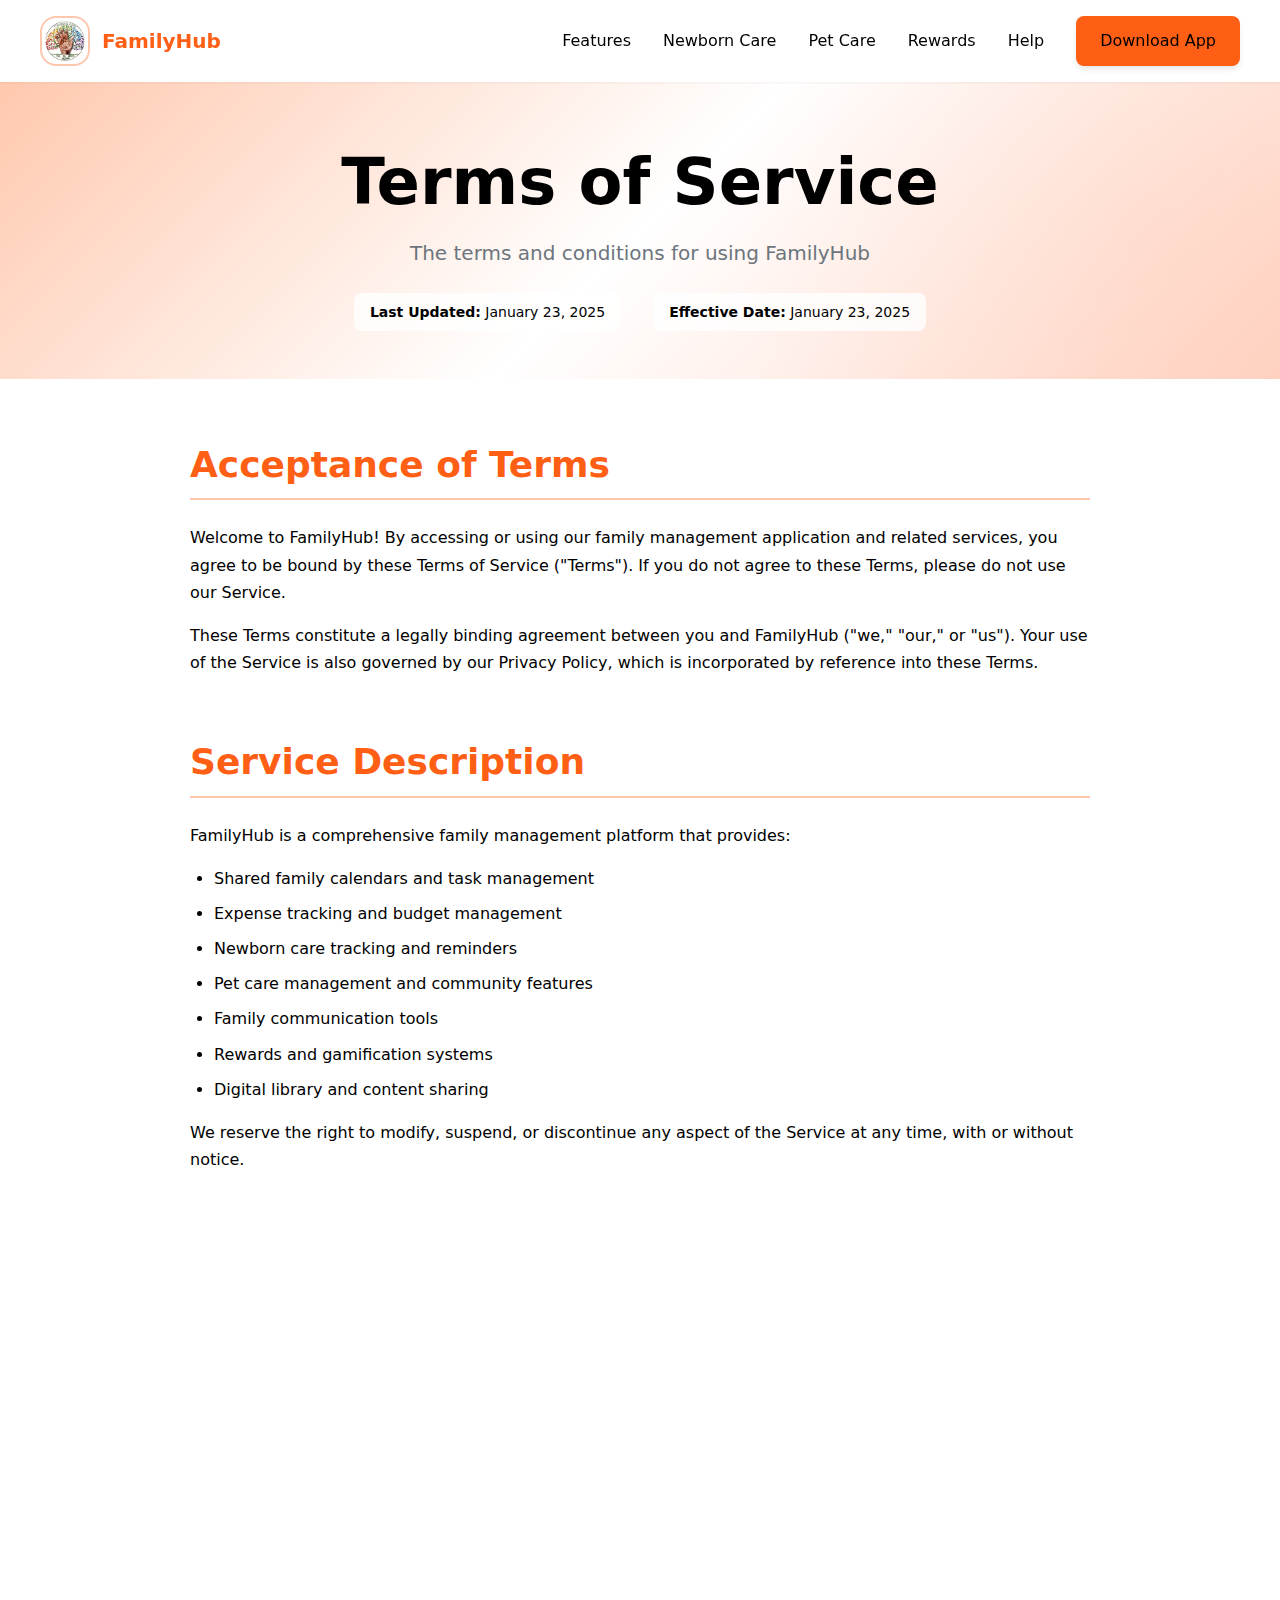
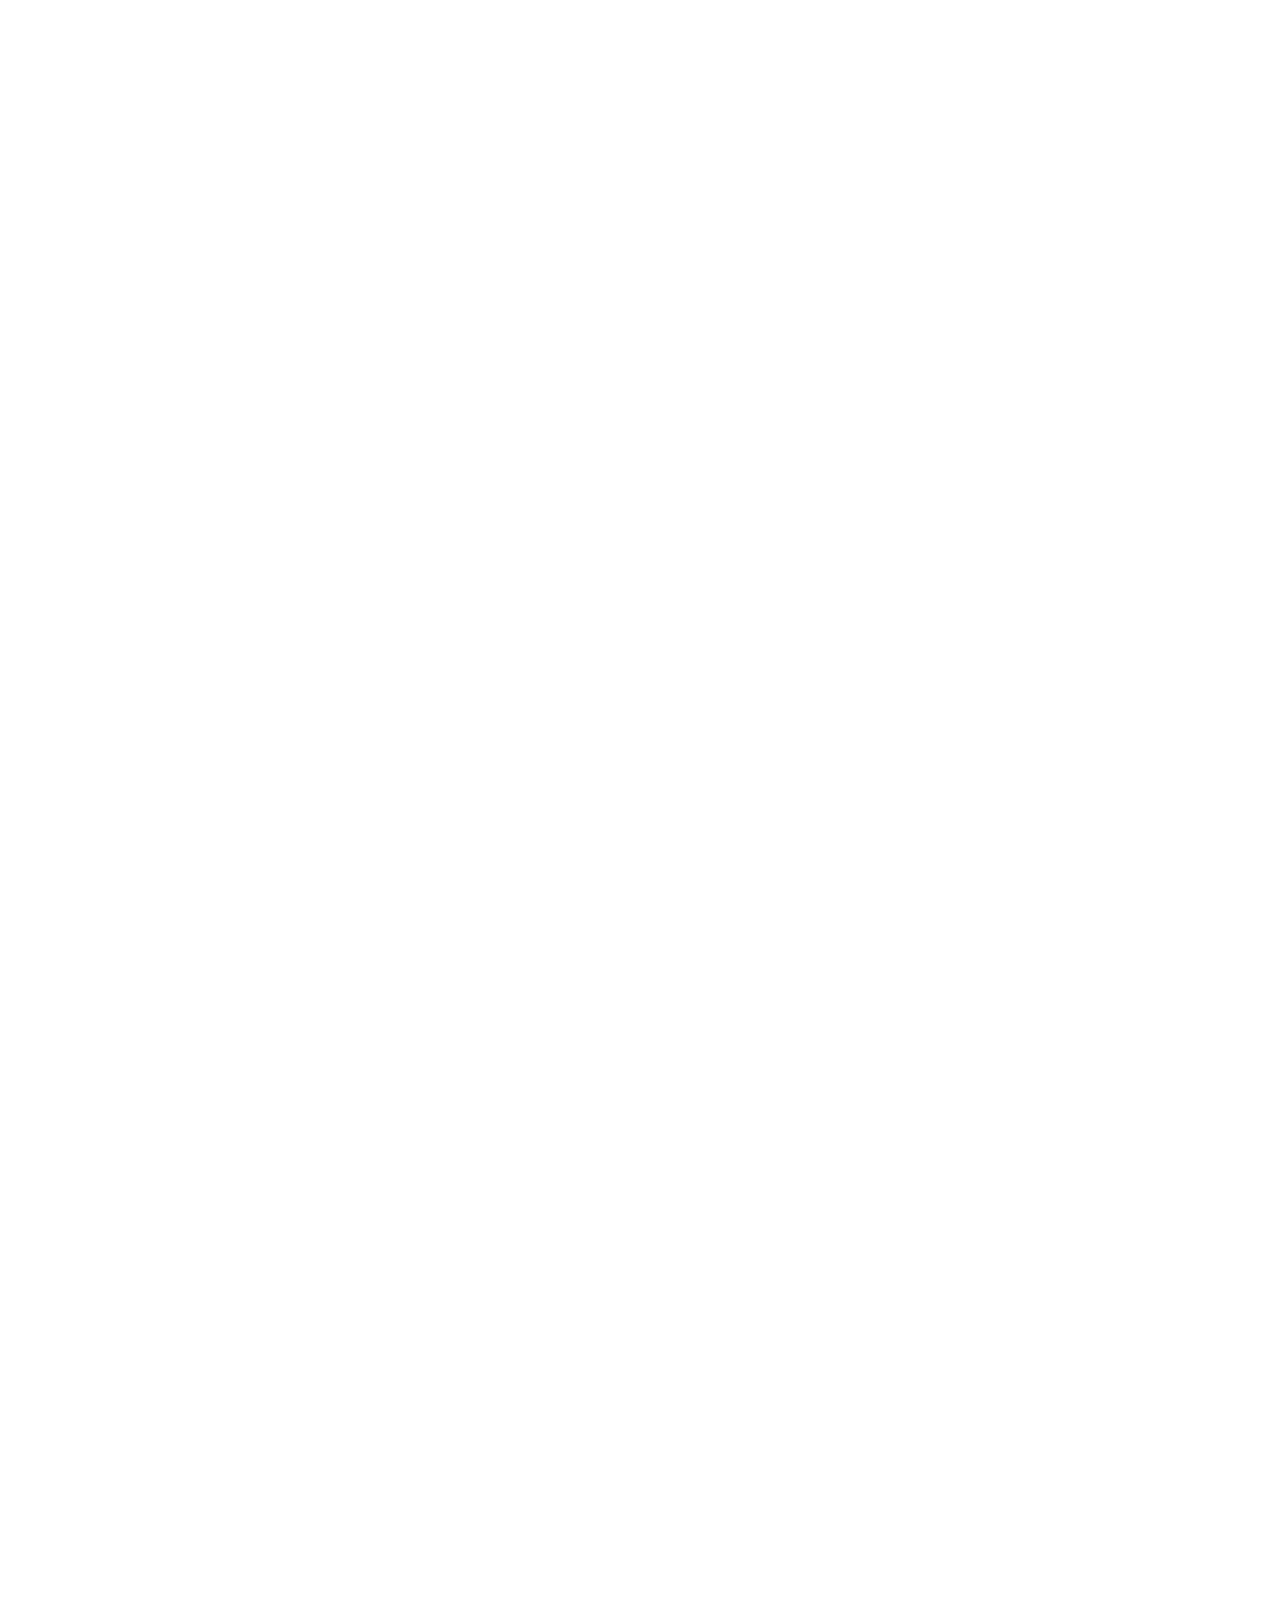
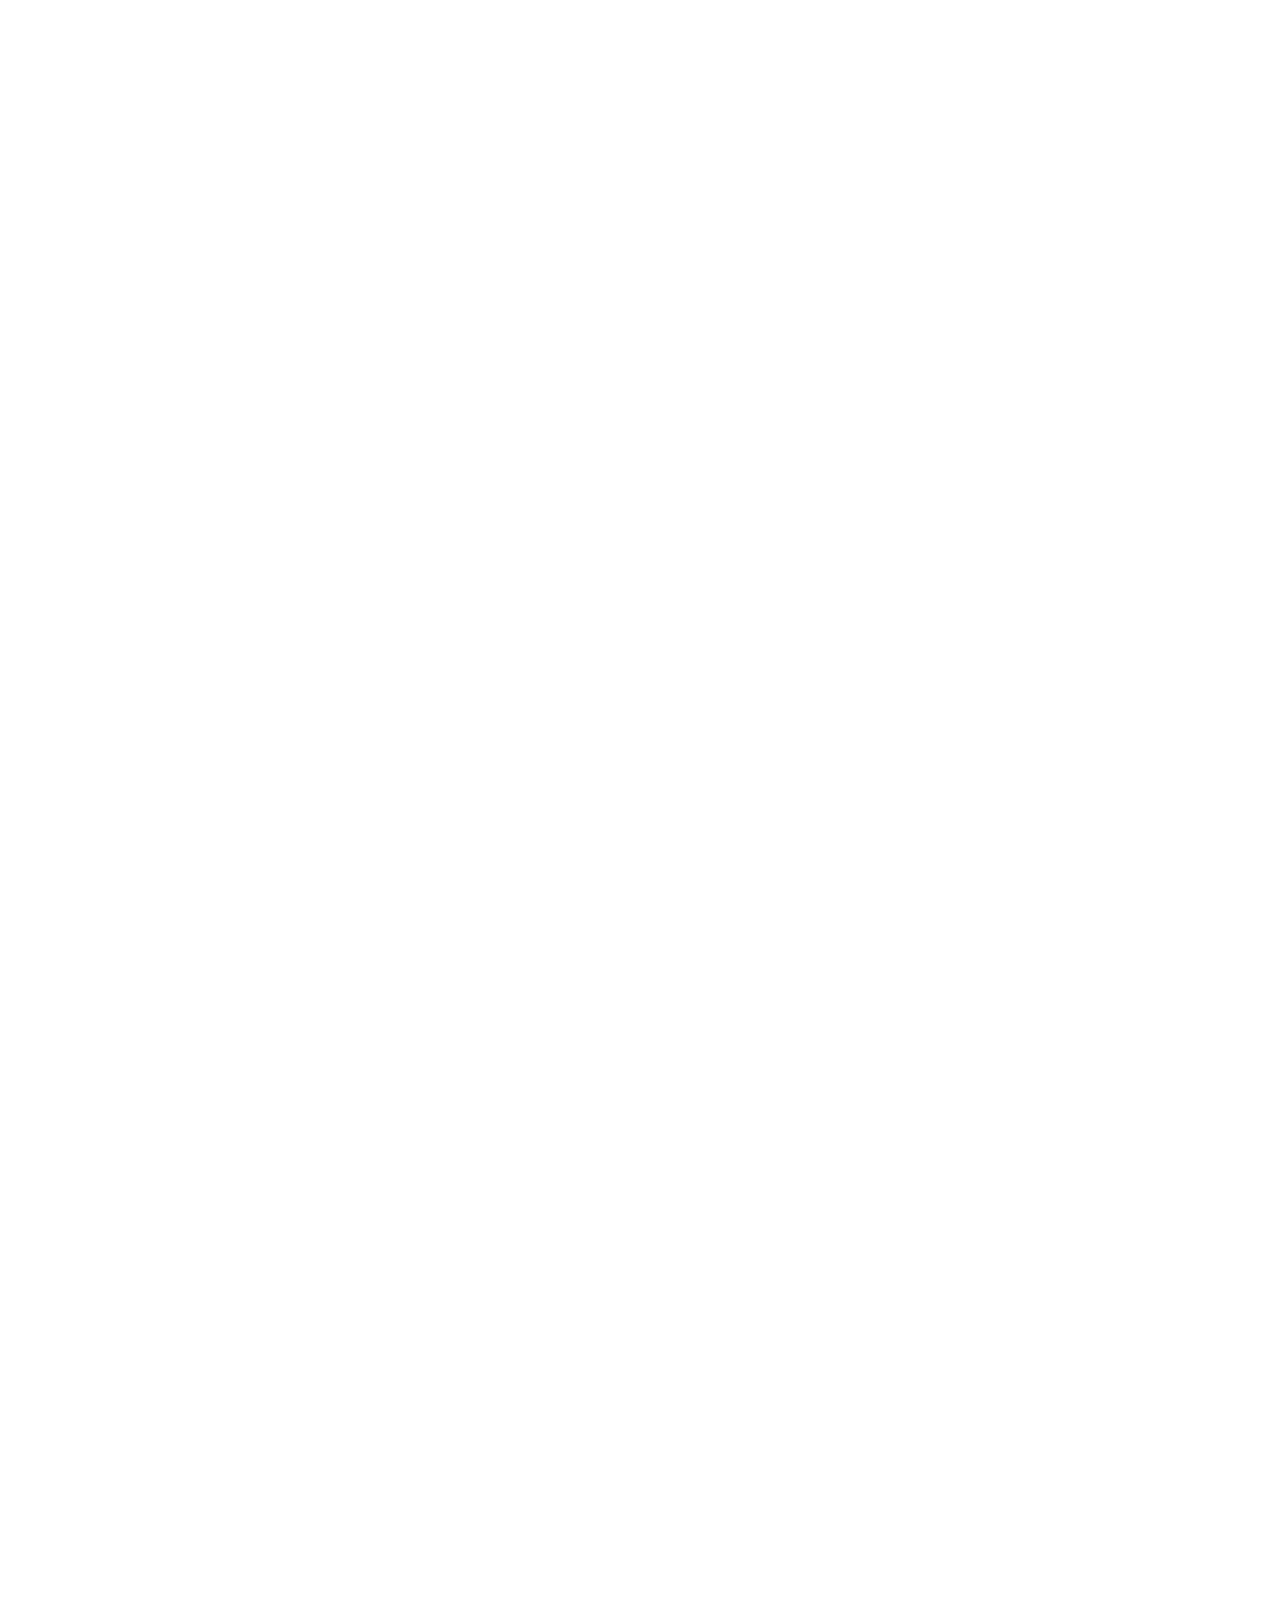
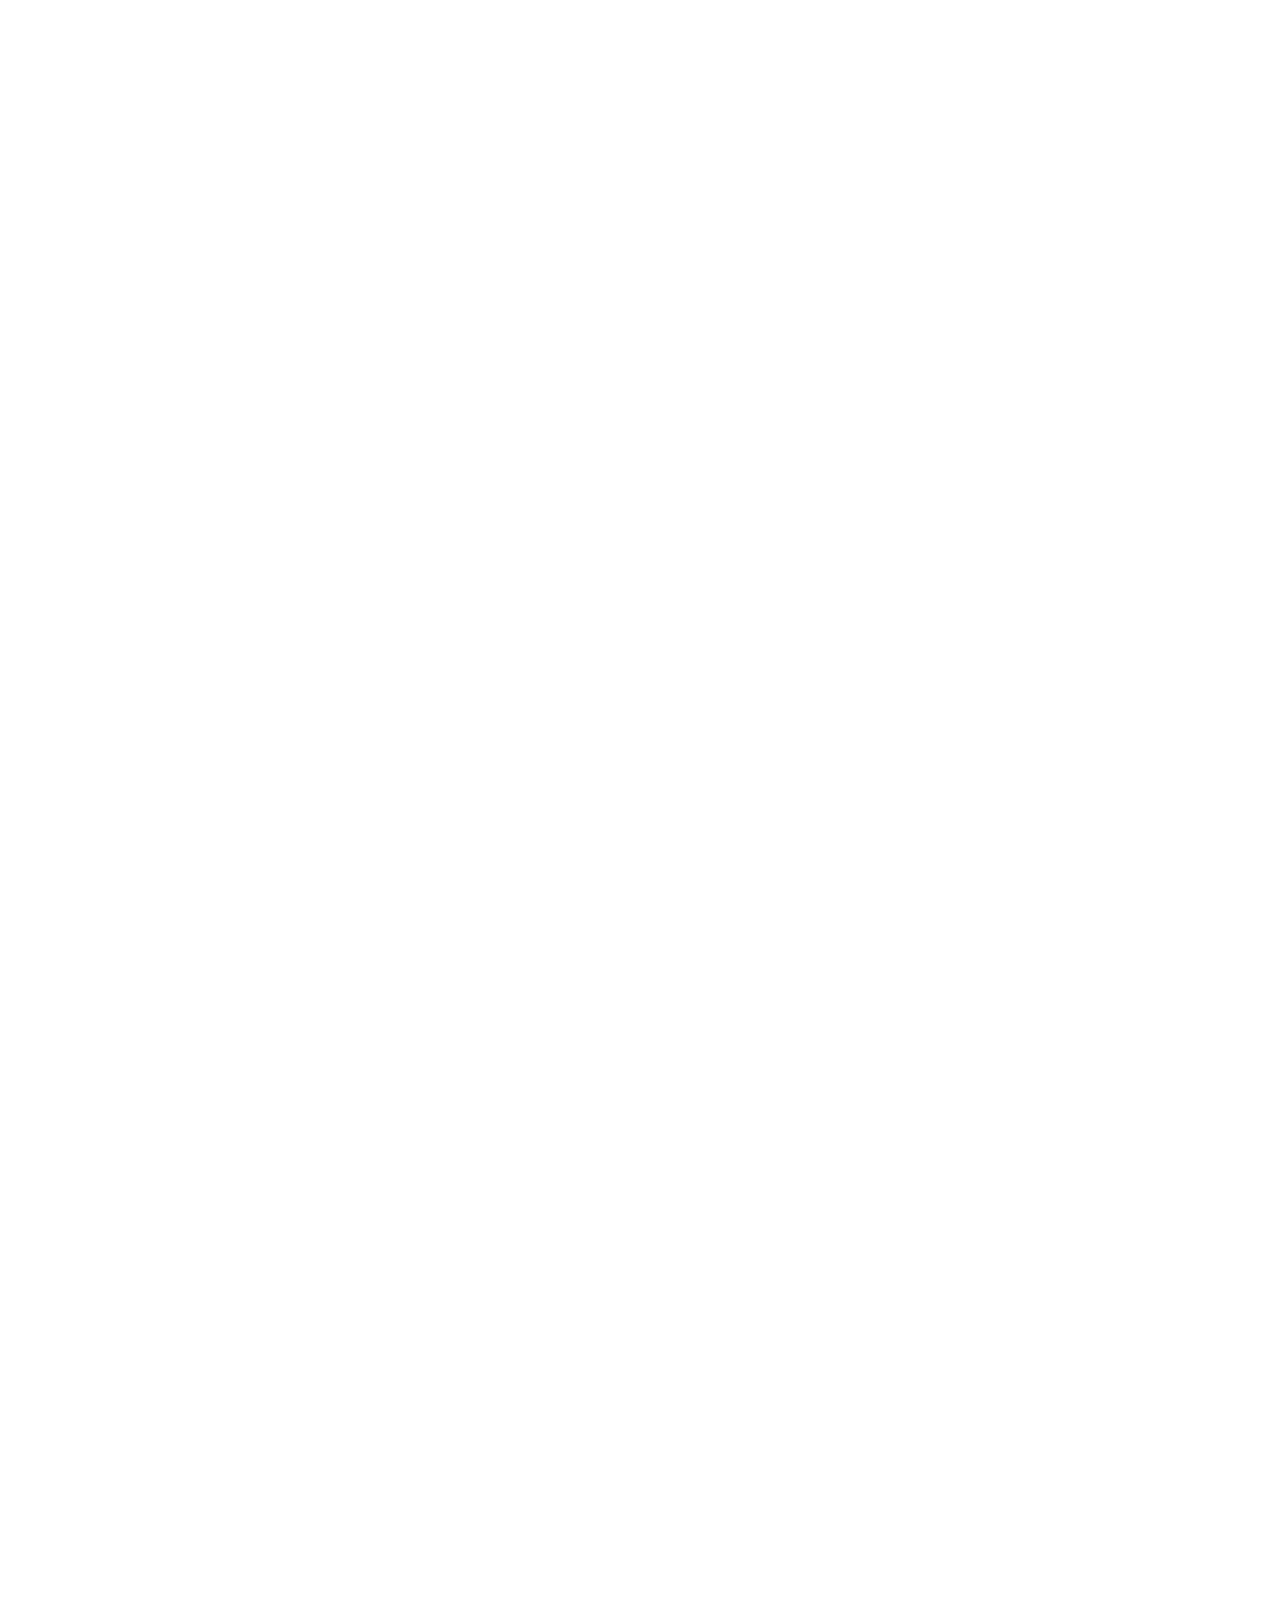
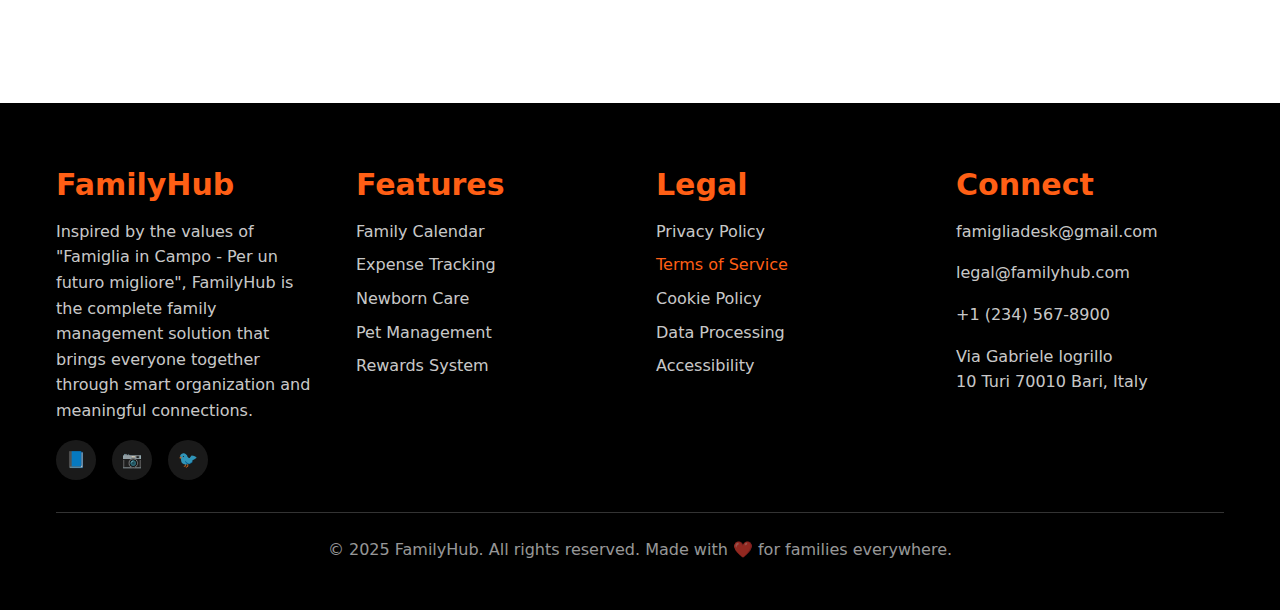
<file: terms-of-service.html>
<!DOCTYPE html>
<html lang="en">
<head>
    <meta charset="UTF-8">
    <meta name="viewport" content="width=device-width, initial-scale=1.0">
    <meta name="description" content="FamilyHub Terms of Service - Read our terms and conditions for using our family management app.">
    <meta name="keywords" content="terms of service, terms and conditions, legal, FamilyHub terms">
    <meta name="author" content="FamilyHub Team">
    <meta name="robots" content="index, follow">
    
    <title>Terms of Service - FamilyHub</title>
    
    <link rel="stylesheet" href="styles.css">
    <link rel="stylesheet" href="privacy-policy.css">
</head>
<body>
    <a href="#main-content" class="sr-only sr-only-focusable">Skip to main content</a>
    
    <header class="header" role="banner">
        <nav class="nav container" role="navigation" aria-label="Main navigation">
            <a href="index.html" class="logo" aria-label="FamilyHub Home">
                <img src="logo.png" alt="Famiglia in Campo - Per un futuro migliore" class="logo-image">
                <span class="logo-text">FamilyHub</span>
            </a>
            
            <ul class="nav-links" id="navLinks" role="menubar">
                <li role="none"><a href="index.html#features" role="menuitem">Features</a></li>
                <li role="none"><a href="index.html#newborn" role="menuitem">Newborn Care</a></li>
                <li role="none"><a href="index.html#pets" role="menuitem">Pet Care</a></li>
                <li role="none"><a href="index.html#rewards" role="menuitem">Rewards</a></li>
                <li role="none"><a href="help-center.html" role="menuitem">Help</a></li>
                <li role="none"><a href="index.html#download" class="btn btn-primary" role="menuitem">Download App</a></li>
            </ul>
            
            <button class="nav-toggle" id="navToggle" aria-label="Toggle navigation menu" aria-expanded="false" aria-controls="navLinks">
                <span class="nav-toggle-line"></span>
                <span class="nav-toggle-line"></span>
                <span class="nav-toggle-line"></span>
            </button>
        </nav>
    </header>

    <main id="main-content" role="main" class="privacy-main">
        <section class="privacy-header">
            <div class="container">
                <div class="privacy-header-content fade-in">
                    <h1>Terms of Service</h1>
                    <p class="privacy-subtitle">The terms and conditions for using FamilyHub</p>
                    <div class="privacy-meta">
                        <p><strong>Last Updated:</strong> January 23, 2025</p>
                        <p><strong>Effective Date:</strong> January 23, 2025</p>
                    </div>
                </div>
            </div>
        </section>

        <section class="privacy-content">
            <div class="container">
                <article class="privacy-article">
                    
                    <section id="acceptance" class="privacy-section fade-in">
                        <h2> Acceptance of Terms</h2>
                        <div class="section-content">
                            <p>Welcome to FamilyHub! By accessing or using our family management application and related services, you agree to be bound by these Terms of Service ("Terms"). If you do not agree to these Terms, please do not use our Service.</p>
                            
                            <p>These Terms constitute a legally binding agreement between you and FamilyHub ("we," "our," or "us"). Your use of the Service is also governed by our Privacy Policy, which is incorporated by reference into these Terms.</p>
                        </div>
                    </section>

                    <section id="service-description" class="privacy-section fade-in">
                        <h2> Service Description</h2>
                        <div class="section-content">
                            <p>FamilyHub is a comprehensive family management platform that provides:</p>
                            <ul>
                                <li>Shared family calendars and task management</li>
                                <li>Expense tracking and budget management</li>
                                <li>Newborn care tracking and reminders</li>
                                <li>Pet care management and community features</li>
                                <li>Family communication tools</li>
                                <li>Rewards and gamification systems</li>
                                <li>Digital library and content sharing</li>
                            </ul>
                            
                            <p>We reserve the right to modify, suspend, or discontinue any aspect of the Service at any time, with or without notice.</p>
                        </div>
                    </section>

                    <section id="user-accounts" class="privacy-section fade-in">
                        <h2> User Accounts and Registration</h2>
                        <div class="section-content">
                            <h3> Account Creation</h3>
                            <p>To use FamilyHub, you must create an account and provide accurate, complete information. You are responsible for:</p>
                            <ul>
                                <li>Maintaining the confidentiality of your account credentials</li>
                                <li>All activities that occur under your account</li>
                                <li>Notifying us immediately of any unauthorized use</li>
                                <li>Keeping your account information current and accurate</li>
                            </ul>

                            <h3> Age Requirements</h3>
                            <p>You must be at least 13 years old to create an account. If you are under 18, you must have parental consent to use the Service. Parents are responsible for their minor children's use of the Service.</p>

                            <h3> Family Accounts</h3>
                            <p>Family account administrators are responsible for managing family member access and ensuring all family members comply with these Terms.</p>
                        </div>
                    </section>

                    <section id="acceptable-use" class="privacy-section fade-in">
                        <h2> Acceptable Use Policy</h2>
                        <div class="section-content">
                            <p>You agree to use FamilyHub only for lawful purposes and in accordance with these Terms. You may not:</p>
                            
                            <div class="highlight-box">
                                <h3>Prohibited Activities</h3>
                                <ul>
                                    <li>Violate any applicable laws or regulations</li>
                                    <li>Infringe on intellectual property rights</li>
                                    <li>Upload harmful, offensive, or inappropriate content</li>
                                    <li>Attempt to gain unauthorized access to our systems</li>
                                    <li>Interfere with or disrupt the Service</li>
                                    <li>Use the Service for commercial purposes without permission</li>
                                    <li>Share false or misleading information</li>
                                    <li>Harass, abuse, or harm other users</li>
                                </ul>
                            </div>
                        </div>
                    </section>

                    <section id="content-ownership" class="privacy-section fade-in">
                        <h2> Content and Intellectual Property</h2>
                        <div class="section-content">
                            <h3> Your Content</h3>
                            <p>You retain ownership of all content you upload, create, or share through FamilyHub ("User Content"). By using our Service, you grant us a limited, non-exclusive license to use, store, and display your User Content solely to provide the Service.</p>

                            <h3> Our Content</h3>
                            <p>FamilyHub and all related content, features, and functionality are owned by us and are protected by copyright, trademark, and other intellectual property laws.</p>

                            <h3> Content Responsibility</h3>
                            <p>You are solely responsible for your User Content and must ensure you have all necessary rights to share it. We reserve the right to remove any content that violates these Terms.</p>
                        </div>
                    </section>

                    <section id="privacy-data" class="privacy-section fade-in">
                        <h2> Privacy and Data Protection</h2>
                        <div class="section-content">
                            <p>Your privacy is important to us. Our collection, use, and protection of your personal information is governed by our Privacy Policy. Key points include:</p>
                            
                            <ul>
                                <li>We collect only necessary information to provide our services</li>
                                <li>Your family data is encrypted and securely stored</li>
                                <li>We do not sell or share your personal information</li>
                                <li>You have control over your data and can delete it at any time</li>
                                <li>We comply with applicable data protection laws</li>
                            </ul>
                            
                            <p>Please review our <a href="privacy-policy.html">Privacy Policy</a> for complete details.</p>
                        </div>
                    </section>

                    <section id="payments-subscriptions" class="privacy-section fade-in">
                        <h2> Payments and Subscriptions</h2>
                        <div class="section-content">
                            <h3> Subscription Plans</h3>
                            <p>FamilyHub offers various subscription plans with different features and pricing. Current pricing is available on our website and in the app.</p>

                            <h3> Payment Terms</h3>
                            <ul>
                                <li>Subscriptions are billed in advance on a recurring basis</li>
                                <li>All fees are non-refundable except as required by law</li>
                                <li>We may change pricing with 30 days' notice</li>
                                <li>Failed payments may result in service suspension</li>
                            </ul>

                            <h3> Cancellation</h3>
                            <p>You may cancel your subscription at any time. Cancellation takes effect at the end of your current billing period. You will retain access to paid features until the end of the paid period.</p>
                        </div>
                    </section>

                    <section id="disclaimers" class="privacy-section fade-in">
                        <h2> Disclaimers and Limitations</h2>
                        <div class="section-content">
                            <h3> Service Availability</h3>
                            <p>We strive to provide reliable service but cannot guarantee 100% uptime. The Service is provided "as is" without warranties of any kind.</p>

                            <h3> Medical and Professional Advice</h3>
                            <p>FamilyHub is not a substitute for professional medical, legal, or financial advice. Information provided through the Service is for general purposes only.</p>

                            <h3> Third-Party Content</h3>
                            <p>We are not responsible for third-party content, links, or services accessed through FamilyHub.</p>
                        </div>
                    </section>

                    <section id="limitation-liability" class="privacy-section fade-in">
                        <h2> Limitation of Liability</h2>
                        <div class="section-content">
                            <p>To the maximum extent permitted by law, FamilyHub shall not be liable for any indirect, incidental, special, consequential, or punitive damages, including but not limited to loss of profits, data, or use.</p>
                            
                            <p>Our total liability to you for any claims arising from these Terms or your use of the Service shall not exceed the amount you paid us in the 12 months preceding the claim.</p>
                        </div>
                    </section>

                    <section id="termination" class="privacy-section fade-in">
                        <h2> Termination</h2>
                        <div class="section-content">
                            <h3> Termination by You</h3>
                            <p>You may terminate your account at any time by following the instructions in the app or contacting support.</p>

                            <h3> Termination by Us</h3>
                            <p>We may suspend or terminate your account if you violate these Terms or for any other reason at our discretion, with or without notice.</p>

                            <h3> Effect of Termination</h3>
                            <p>Upon termination, your right to use the Service ceases immediately. We may delete your account and data, though we will provide reasonable notice when possible.</p>
                        </div>
                    </section>

                    <section id="changes-terms" class="privacy-section fade-in">
                        <h2> Changes to Terms</h2>
                        <div class="section-content">
                            <p>We may modify these Terms at any time. We will notify you of significant changes via email or app notification at least 30 days before they take effect.</p>
                            
                            <p>Your continued use of the Service after changes take effect constitutes acceptance of the new Terms. If you disagree with changes, you may terminate your account.</p>
                        </div>
                    </section>

                    <section id="governing-law" class="privacy-section fade-in">
                        <h2> Governing Law and Disputes</h2>
                        <div class="section-content">
                            <p>These Terms are governed by the laws of the United States and the State of California, without regard to conflict of law principles.</p>
                            
                            <h3> Dispute Resolution</h3>
                            <p>We encourage you to contact us first to resolve any disputes. If we cannot resolve a dispute informally, any legal action must be brought in the courts of California.</p>

                            <h3> Class Action Waiver</h3>
                            <p>You agree that any dispute resolution proceedings will be conducted only on an individual basis and not in a class, consolidated, or representative action.</p>
                        </div>
                    </section>

                    <section id="contact-legal" class="privacy-section fade-in">
                        <h2> Contact Information</h2>
                        <div class="section-content">
                            <p>If you have questions about these Terms of Service, please contact us:</p>
                            
                            <div class="contact-methods">
                                <div class="contact-method">
                                    <h3>📧 Email</h3>
                                    <p><a href="mailto:legal@familyhub.com">legal@familyhub.com</a></p>
                                    <p>For legal and terms-related inquiries</p>
                                </div>
                                
                                <div class="contact-method">
                                    <h3>📮 Mail</h3>
                                    <address>
                                        FamilyHub Legal Team<br>
                                        Via Gabriele logrillo<br>
                                        10 Turi 70010 Bari<br>
                                        Italy
                                    </address>
                                </div>
                                
                                <div class="contact-method">
                                    <h3>🌐 Online</h3>
                                    <p>Submit inquiries through our <a href="contact.html">Contact Form</a></p>
                                    <p>Available 24/7 for urgent legal matters</p>
                                </div>
                            </div>
                        </div>
                    </section>

                </article>
            </div>
        </section>
    </main>

    <footer class="footer" role="contentinfo">
        <div class="container">
            <div class="footer-content">
                <section class="footer-section">
                    <h3>FamilyHub</h3>
                    <p>Inspired by the values of "Famiglia in Campo - Per un futuro migliore", FamilyHub is the complete family management solution that brings everyone together through smart organization and meaningful connections.</p>
                    <div class="footer-social">
                        <a href="https://facebook.com/familyhub" aria-label="Follow us on Facebook" class="social-link" target="_blank" rel="noopener noreferrer">
                            <span aria-hidden="true">📘</span>
                        </a>
                        <a href="https://instagram.com/familyhub" aria-label="Follow us on Instagram" class="social-link" target="_blank" rel="noopener noreferrer">
                            <span aria-hidden="true">📷</span>
                        </a>
                        <a href="https://twitter.com/familyhub" aria-label="Follow us on Twitter" class="social-link" target="_blank" rel="noopener noreferrer">
                            <span aria-hidden="true">🐦</span>
                        </a>
                    </div>
                </section>
                
                <section class="footer-section">
                    <h3>Features</h3>
                    <nav aria-label="Features navigation">
                        <ul class="footer-links">
                            <li><a href="index.html#features">Family Calendar</a></li>
                            <li><a href="index.html#features">Expense Tracking</a></li>
                            <li><a href="index.html#newborn">Newborn Care</a></li>
                            <li><a href="index.html#pets">Pet Management</a></li>
                            <li><a href="index.html#rewards">Rewards System</a></li>
                        </ul>
                    </nav>
                </section>
                
                <section class="footer-section">
                    <h3>Legal</h3>
                    <nav aria-label="Legal navigation">
                        <ul class="footer-links">
                            <li><a href="privacy-policy.html">Privacy Policy</a></li>
                            <li><a href="terms-of-service.html" aria-current="page">Terms of Service</a></li>
                            <li><a href="cookie-policy.html">Cookie Policy</a></li>
                            <li><a href="data-processing.html">Data Processing</a></li>
                            <li><a href="accessibility.html">Accessibility</a></li>
                        </ul>
                    </nav>
                </section>
                
                <section class="footer-section">
                    <h3>Connect</h3>
                    <address class="footer-contact">
                        <p><a href="mailto:famigliadesk@gmail.com">famigliadesk@gmail.com</a></p>
                        <p><a href="mailto:legal@familyhub.com">legal@familyhub.com</a></p>
                        <p><a href="tel:+1234">+1 (234) 567-8900</a></p>
                        <p>Via Gabriele logrillo<br>10 Turi 70010 Bari, Italy</p>
                    </address>
                </section>
            </div>
            
            <div class="footer-bottom">
                <p>&copy; 2025 FamilyHub. All rights reserved. Made with <span aria-label="love">❤️</span> for families everywhere.</p>
            </div>
        </div>
    </footer>

    <script src="script.js"></script>
</body>
</html>
</file>
<file: styles.css>
/**
 * FamilyHub Website Styles
 *
 * A modern, responsive website for a family management application
 * Built with accessibility, performance, and user experience in mind
 *
 * Color Palette:
 * - Primary Orange: #FF5F15 (CTAs, highlights, brand elements)
 * - Secondary Peach: #FFC8AE (backgrounds, accents, soft elements)
 * - White: #FFFFFF (backgrounds, text on dark elements)
 * - Black: #000000 (text, high contrast elements)
 *
 * Table of Contents:
 * 1. CSS Reset & Base Styles
 * 2. CSS Custom Properties (Design System)
 * 3. Base Typography
 * 4. Utility Classes
 * 5. Component Styles
 * 6. Header & Navigation
 * 7. Hero Section
 * 8. Features Sections
 * 9. Rewards Section
 * 10. Call to Action Section
 * 11. Footer
 * 12. Animations
 * 13. Responsive Design
 * 14. Accessibility
 */

/* ===== 1. CSS RESET & BASE STYLES ===== */
* {
  margin: 0;
  padding: 0;
  box-sizing: border-box;
}

/* ===== 2. CSS CUSTOM PROPERTIES (DESIGN SYSTEM) ===== */
:root {
  /* Brand Colors */
  --primary-orange: #ff5f15; /* Primary brand color - CTAs, highlights */
  --secondary-peach: #ffc8ae; /* Secondary color - backgrounds, accents */
  --white: #ffffff; /* Pure white - backgrounds, text */
  --black: #000000; /* Pure black - text, contrast */

  /* Extended Color Palette */
  --orange-light: #ff7a3d; /* Lighter orange for hovers */
  --orange-dark: #e54d0c; /* Darker orange for active states */
  --peach-light: #ffd4c4; /* Lighter peach for subtle backgrounds */
  --gray-light: #f8f9fa; /* Light gray for sections */
  --gray-medium: #6c757d; /* Medium gray for secondary text */

  /* Typography Scale */
  --font-family-primary: "Segoe UI", system-ui, -apple-system, sans-serif;
  --font-size-xs: 0.75rem; /* 12px */
  --font-size-sm: 0.875rem; /* 14px */
  --font-size-base: 1rem; /* 16px */
  --font-size-lg: 1.125rem; /* 18px */
  --font-size-xl: 1.25rem; /* 20px */
  --font-size-2xl: 1.5rem; /* 24px */
  --font-size-3xl: 1.875rem; /* 30px */
  --font-size-4xl: 2.25rem; /* 36px */
  --font-size-5xl: 3rem; /* 48px */

  /* Spacing Scale */
  --space-1: 0.25rem; /* 4px */
  --space-2: 0.5rem; /* 8px */
  --space-3: 0.75rem; /* 12px */
  --space-4: 1rem; /* 16px */
  --space-5: 1.25rem; /* 20px */
  --space-6: 1.5rem; /* 24px */
  --space-8: 2rem; /* 32px */
  --space-10: 2.5rem; /* 40px */
  --space-12: 3rem; /* 48px */
  --space-16: 4rem; /* 64px */
  --space-20: 5rem; /* 80px */
  --space-24: 6rem; /* 96px */

  /* Layout */
  --max-width-container: 1200px;
  --max-width-content: 800px;
  --border-radius-sm: 0.375rem; /* 6px */
  --border-radius-md: 0.5rem; /* 8px */
  --border-radius-lg: 0.75rem; /* 12px */
  --border-radius-xl: 1rem; /* 16px */

  /* Shadows */
  --shadow-sm: 0 1px 2px 0 rgba(0, 0, 0, 0.05);
  --shadow-md: 0 4px 6px -1px rgba(0, 0, 0, 0.1);
  --shadow-lg: 0 10px 15px -3px rgba(0, 0, 0, 0.1);
  --shadow-xl: 0 20px 25px -5px rgba(0, 0, 0, 0.1);

  /* Transitions */
  --transition-fast: 0.15s ease;
  --transition-normal: 0.3s ease;
  --transition-slow: 0.5s ease;
}

/* ===== 3. BASE TYPOGRAPHY ===== */
html {
  scroll-behavior: smooth;
}

body {
  font-family: var(--font-family-primary);
  font-size: var(--font-size-base);
  line-height: 1.6;
  color: var(--black);
  background-color: var(--white);
  overflow-x: hidden;
}

h1,
h2,
h3,
h4,
h5,
h6 {
  font-weight: 700;
  line-height: 1.2;
  margin-bottom: var(--space-4);
  color: var(--black);
}

h1 {
  font-size: clamp(var(--font-size-3xl), 5vw, var(--font-size-5xl));
}
h2 {
  font-size: clamp(var(--font-size-2xl), 4vw, var(--font-size-4xl));
}
h3 {
  font-size: clamp(var(--font-size-xl), 3vw, var(--font-size-3xl));
}
h4 {
  font-size: var(--font-size-xl);
}
h5 {
  font-size: var(--font-size-lg);
}
h6 {
  font-size: var(--font-size-base);
}

p {
  margin-bottom: var(--space-4);
  color: var(--gray-medium);
}

/* ===== 4. UTILITY CLASSES ===== */
.container {
  max-width: var(--max-width-container);
  margin: 0 auto;
  padding: 0 var(--space-4);
}

.container-narrow {
  max-width: var(--max-width-content);
  margin: 0 auto;
  padding: 0 var(--space-4);
}

.text-center {
  text-align: center;
}
.text-left {
  text-align: left;
}
.text-right {
  text-align: right;
}

.text-primary {
  color: var(--primary-orange);
}
.text-secondary {
  color: var(--secondary-peach);
}
.text-white {
  color: var(--white);
}
.text-black {
  color: var(--black);
}
.text-gray {
  color: var(--gray-medium);
}

.bg-primary {
  background-color: var(--primary-orange);
}
.bg-secondary {
  background-color: var(--secondary-peach);
}
.bg-white {
  background-color: var(--white);
}
.bg-black {
  background-color: var(--black);
}
.bg-gray-light {
  background-color: var(--gray-light);
}

.sr-only {
  position: absolute;
  width: 1px;
  height: 1px;
  padding: 0;
  margin: -1px;
  overflow: hidden;
  clip: rect(0, 0, 0, 0);
  white-space: nowrap;
  border: 0;
}

.sr-only-focusable:focus {
  position: static;
  width: auto;
  height: auto;
  padding: var(--space-2) var(--space-4);
  margin: 0;
  overflow: visible;
  clip: auto;
  white-space: normal;
  background-color: var(--primary-orange);
  color: var(--white);
  text-decoration: none;
  border-radius: var(--border-radius-md);
  z-index: 9999;
}

/* ===== 5. COMPONENT STYLES ===== */

/* Buttons */
.btn {
  display: inline-flex;
  align-items: center;
  justify-content: center;
  gap: var(--space-2);
  padding: var(--space-3) var(--space-6);
  border: none;
  border-radius: var(--border-radius-md);
  font-size: var(--font-size-base);
  font-weight: 600;
  text-decoration: none;
  text-align: center;
  cursor: pointer;
  transition: var(--transition-normal);
  box-shadow: var(--shadow-md);
  min-width: 120px;
}

.btn-primary {
  background-color: var(--primary-orange);
  color: var(--white);
}

.btn-primary:hover {
  background-color: var(--orange-dark);
  transform: translateY(-2px);
  box-shadow: var(--shadow-lg);
}

.btn-secondary {
  background-color: var(--white);
  color: var(--primary-orange);
  border: 2px solid var(--primary-orange);
}

.btn-secondary:hover {
  background-color: var(--primary-orange);
  color: var(--white);
}

.btn-large {
  padding: var(--space-4) var(--space-8);
  font-size: var(--font-size-lg);
}

/* Cards */
.card {
  background-color: var(--white);
  border-radius: var(--border-radius-lg);
  box-shadow: var(--shadow-md);
  padding: var(--space-6);
  transition: var(--transition-normal);
  border: 1px solid transparent;
}

.card:hover {
  transform: translateY(-4px);
  box-shadow: var(--shadow-xl);
  border-color: var(--secondary-peach);
}

.card-icon {
  width: 60px;
  height: 60px;
  background-color: var(--secondary-peach);
  border-radius: var(--border-radius-xl);
  display: flex;
  align-items: center;
  justify-content: center;
  font-size: var(--font-size-2xl);
  margin-bottom: var(--space-4);
}

/* ===== 6. HEADER & NAVIGATION ===== */
.header {
  background-color: rgba(255, 255, 255, 0.95);
  backdrop-filter: blur(10px);
  box-shadow: var(--shadow-sm);
  position: fixed;
  top: 0;
  left: 0;
  right: 0;
  z-index: 1000;
  transition: var(--transition-normal);
}

.nav {
  display: flex;
  justify-content: space-between;
  align-items: center;
  padding: var(--space-4) 0;
}

.logo {
  font-size: var(--font-size-2xl);
  font-weight: 800;
  color: var(--primary-orange);
  text-decoration: none;
  display: flex;
  align-items: center;
  gap: var(--space-3);
  transition: var(--transition-fast);
}

.logo:hover {
  color: var(--orange-dark);
  text-decoration: none;
  transform: scale(1.02);
}

.logo-image {
  width: 50px;
  height: 50px;
  border-radius: var(--border-radius-xl);
  object-fit: cover;
  border: 2px solid var(--secondary-peach);
  transition: var(--transition-normal);
}

.logo:hover .logo-image {
  border-color: var(--primary-orange);
  transform: scale(1.05);
}

.logo-text {
  font-size: var(--font-size-xl);
  font-weight: 800;
  color: var(--primary-orange);
}

.nav-links {
  display: flex;
  list-style: none;
  gap: var(--space-8);
  align-items: center;
}

.nav-links a {
  text-decoration: none;
  color: var(--black);
  font-weight: 500;
  transition: var(--transition-fast);
  position: relative;
}

.nav-links a:hover {
  color: var(--primary-orange);
}

.nav-links a::after {
  content: "";
  position: absolute;
  bottom: -4px;
  left: 0;
  width: 0;
  height: 2px;
  background-color: var(--primary-orange);
  transition: var(--transition-fast);
}

.nav-links a:hover::after {
  width: 100%;
}

.nav-links a[aria-current="page"] {
  color: var(--primary-orange);
}

.nav-links a[aria-current="page"]::after {
  width: 100%;
}

.nav-toggle {
  display: none;
  flex-direction: column;
  cursor: pointer;
  padding: var(--space-2);
  background: none;
  border: none;
}

.nav-toggle-line {
  width: 25px;
  height: 3px;
  background-color: var(--black);
  margin: 2px 0;
  transition: var(--transition-fast);
  border-radius: 2px;
}

/* ===== 7. HERO SECTION ===== */
.hero {
  background: linear-gradient(135deg, var(--secondary-peach) 0%, var(--white) 50%, var(--peach-light) 100%);
  padding: calc(var(--space-24) + 60px) 0 var(--space-24);
  min-height: 100vh;
  display: flex;
  align-items: center;
  position: relative;
  overflow: hidden;
}

.hero::before {
  content: "";
  position: absolute;
  top: -50%;
  right: -30%;
  width: 80%;
  height: 200%;
  background: radial-gradient(circle, rgba(255, 95, 21, 0.1) 0%, transparent 70%);
  animation: float 8s ease-in-out infinite;
}

.hero-content {
  display: grid;
  grid-template-columns: 1fr 1fr;
  gap: var(--space-16);
  align-items: center;
  position: relative;
  z-index: 2;
}

.hero-text h1 {
  margin-bottom: var(--space-6);
}

.hero-text .highlight {
  color: var(--primary-orange);
  position: relative;
}

.hero-text .highlight::after {
  content: "";
  position: absolute;
  bottom: 2px;
  left: 0;
  width: 100%;
  height: 3px;
  background-color: var(--secondary-peach);
  z-index: -1;
}

.hero-description {
  font-size: var(--font-size-xl);
  margin-bottom: var(--space-8);
  color: var(--gray-medium);
}

.hero-buttons {
  display: flex;
  gap: var(--space-4);
  flex-wrap: wrap;
}

.hero-image {
  display: flex;
  justify-content: center;
  align-items: center;
}

.hero-image img {
  max-width: 100%;
  height: auto;
  border-radius: var(--border-radius-xl);
  box-shadow: var(--shadow-xl);
  animation: bounce 4s ease-in-out infinite;
}

/* ===== 8. FEATURES SECTIONS ===== */
.section {
  padding: var(--space-24) 0;
}

.section-header {
  text-align: center;
  margin-bottom: var(--space-16);
}

.section-header h2 {
  margin-bottom: var(--space-4);
}

.section-description {
  font-size: var(--font-size-xl);
  max-width: 600px;
  margin: 0 auto;
}

/* Core Features Grid */
.features-grid {
  display: grid;
  grid-template-columns: repeat(auto-fit, minmax(350px, 1fr));
  gap: var(--space-8);
  margin-top: var(--space-12);
}

.feature-card {
  text-align: center;
}

.feature-card h3 {
  color: var(--black);
  margin-bottom: var(--space-3);
}

.feature-card p {
  font-size: var(--font-size-base);
  line-height: 1.7;
}

/* Special Features Showcase */
.special-features {
  background-color: var(--gray-light);
}

.special-features-grid {
  display: grid;
  grid-template-columns: repeat(auto-fit, minmax(400px, 1fr));
  gap: var(--space-8);
}

.special-feature {
  background-color: var(--white);
  padding: var(--space-8);
  border-radius: var(--border-radius-lg);
  box-shadow: var(--shadow-md);
  transition: var(--transition-normal);
}

.special-feature:hover {
  transform: translateY(-2px);
  box-shadow: var(--shadow-lg);
}

.special-feature-header h3 {
  color: var(--primary-orange);
  margin-bottom: var(--space-6);
  display: flex;
  align-items: center;
  gap: var(--space-3);
  font-size: var(--font-size-2xl);
}

.special-feature-icon {
  font-size: var(--font-size-3xl);
}

.feature-list {
  list-style: none;
  padding: 0;
}

.feature-list li {
  padding: var(--space-3) 0;
  border-bottom: 1px solid #eee;
  position: relative;
  padding-left: var(--space-5);
}

.feature-list li:before {
  content: "✓";
  position: absolute;
  left: 0;
  color: var(--primary-orange);
  font-weight: bold;
}

.feature-list li:last-child {
  border-bottom: none;
}

/* ===== 9. REWARDS SECTION ===== */
.rewards {
  background: linear-gradient(135deg, var(--primary-orange) 0%, var(--orange-light) 100%);
  color: var(--white);
}

.rewards .section-header h2,
.rewards .section-header .section-description {
  color: var(--white);
}

.rewards-grid {
  display: grid;
  grid-template-columns: repeat(auto-fit, minmax(300px, 1fr));
  gap: var(--space-8);
}

.reward-item {
  background-color: rgba(255, 255, 255, 0.1);
  backdrop-filter: blur(10px);
  padding: var(--space-8);
  border-radius: var(--border-radius-lg);
  text-align: center;
  transition: var(--transition-normal);
}

.reward-item:hover {
  background-color: rgba(255, 255, 255, 0.2);
  transform: translateY(-4px);
}

.reward-icon {
  font-size: var(--font-size-4xl);
  margin-bottom: var(--space-4);
}

.reward-item h3 {
  color: var(--white);
  margin-bottom: var(--space-3);
}

.reward-item p {
  color: rgba(255, 255, 255, 0.9);
}

/* ===== 10. CTA SECTION ===== */
.cta {
  background-color: var(--secondary-peach);
  text-align: center;
}

.cta h2 {
  margin-bottom: var(--space-6);
}

.cta-description {
  font-size: var(--font-size-xl);
  margin-bottom: var(--space-8);
  max-width: 600px;
  margin-left: auto;
  margin-right: auto;
}

.cta-buttons {
  display: flex;
  gap: var(--space-4);
  justify-content: center;
  flex-wrap: wrap;
}

/* ===== 11. FOOTER ===== */
.footer {
  background-color: var(--black);
  color: var(--white);
  padding: var(--space-16) 0 var(--space-8);
}

.footer-content {
  display: grid;
  grid-template-columns: repeat(auto-fit, minmax(250px, 1fr));
  gap: var(--space-8);
  margin-bottom: var(--space-8);
}

.footer-section h3 {
  color: var(--primary-orange);
  margin-bottom: var(--space-4);
}

.footer-section p,
.footer-section a {
  color: rgba(255, 255, 255, 0.8);
  text-decoration: none;
  transition: var(--transition-fast);
}

.footer-section a:hover {
  color: var(--primary-orange);
}

.footer-links {
  list-style: none;
  padding: 0;
}

.footer-links li {
  margin-bottom: var(--space-2);
}

.footer-links a[aria-current="page"] {
  color: var(--primary-orange);
}

.footer-social {
  display: flex;
  gap: var(--space-4);
  margin-top: var(--space-4);
}

.social-link {
  display: inline-flex;
  align-items: center;
  justify-content: center;
  width: 40px;
  height: 40px;
  background-color: rgba(255, 255, 255, 0.1);
  border-radius: 50%;
  transition: var(--transition-normal);
  text-decoration: none;
}

.social-link:hover {
  background-color: var(--primary-orange);
  transform: translateY(-2px);
}

.footer-contact {
  font-style: normal;
}

.footer-bottom {
  border-top: 1px solid #333;
  padding-top: var(--space-6);
  text-align: center;
}

.footer-bottom p {
  color: rgba(255, 255, 255, 0.6);
}

/* ===== 12. ANIMATIONS ===== */
@keyframes float {
  0%,
  100% {
    transform: translateY(0px) rotate(0deg);
  }
  50% {
    transform: translateY(-30px) rotate(3deg);
  }
}

@keyframes bounce {
  0%,
  100% {
    transform: translateY(0px);
  }
  50% {
    transform: translateY(-15px);
  }
}

.fade-in {
  opacity: 0;
  transform: translateY(30px);
  transition: opacity 0.8s ease, transform 0.8s ease;
}

.fade-in.visible {
  opacity: 1;
  transform: translateY(0);
}

/* ===== 13. RESPONSIVE DESIGN ===== */
@media (max-width: 1024px) {
  .features-grid {
    grid-template-columns: repeat(auto-fit, minmax(300px, 1fr));
  }

  .special-features-grid {
    grid-template-columns: 1fr;
  }
}

@media (max-width: 768px) {
  /* Mobile adjustments for logo */
  .logo-image {
    width: 40px;
    height: 40px;
  }

  .logo-text {
    font-size: var(--font-size-lg);
  }

  /* Navigation */
  .nav-links {
    display: none;
    position: absolute;
    top: 100%;
    left: 0;
    right: 0;
    background-color: var(--white);
    flex-direction: column;
    padding: var(--space-4);
    box-shadow: var(--shadow-lg);
    gap: var(--space-4);
  }

  .nav-links.active {
    display: flex;
  }

  .nav-toggle {
    display: flex;
  }

  /* Hero Section */
  .hero {
    padding: calc(var(--space-16) + 60px) 0 var(--space-16);
    text-align: center;
  }

  .hero-content {
    grid-template-columns: 1fr;
    gap: var(--space-8);
  }

  .hero-buttons {
    justify-content: center;
  }

  /* Features */
  .features-grid {
    grid-template-columns: 1fr;
  }

  .special-features-grid {
    grid-template-columns: 1fr;
  }

  .rewards-grid {
    grid-template-columns: repeat(auto-fit, minmax(200px, 1fr));
  }

  /* Spacing adjustments */
  .section {
    padding: var(--space-16) 0;
  }
}

@media (max-width: 480px) {
  .logo {
    gap: var(--space-2);
  }

  .logo-image {
    width: 35px;
    height: 35px;
  }

  .logo-text {
    font-size: var(--font-size-base);
  }

  .container {
    padding: 0 var(--space-3);
  }

  .hero-buttons,
  .cta-buttons {
    flex-direction: column;
    align-items: center;
  }

  .btn {
    width: 100%;
    max-width: 280px;
  }

  .card {
    padding: var(--space-4);
  }

  .special-feature {
    padding: var(--space-6);
  }

  .reward-item {
    padding: var(--space-6);
  }
}

/* ===== 14. ACCESSIBILITY ===== */
@media (prefers-reduced-motion: reduce) {
  *,
  *::before,
  *::after {
    animation-duration: 0.01ms !important;
    animation-iteration-count: 1 !important;
    transition-duration: 0.01ms !important;
  }
}

.btn:focus,
.nav-links a:focus,
.logo:focus {
  outline: 2px solid var(--primary-orange);
  outline-offset: 2px;
}

@media (prefers-contrast: high) {
  :root {
    --shadow-md: 0 4px 6px -1px rgba(0, 0, 0, 0.3);
    --shadow-lg: 0 10px 15px -3px rgba(0, 0, 0, 0.3);
  }
}

/* Focus styles for keyboard navigation */
.keyboard-navigation .btn:focus,
.keyboard-navigation .nav-links a:focus,
.keyboard-navigation .logo:focus,
.keyboard-navigation .social-link:focus {
  outline: 3px solid var(--primary-orange);
  outline-offset: 2px;
}
</file>
<file: privacy-policy.css>
/**
 * Privacy Policy Page Styles
 *
 * Extends the main FamilyHub styles with specific styling for the privacy policy page
 * Maintains consistency with the main design while providing optimal readability
 * for legal content.
 */

/* ===== PRIVACY POLICY SPECIFIC STYLES ===== */

/* Main content adjustments */
.privacy-main {
  padding-top: 80px; /* Account for fixed header */
}

/* Privacy Header */
.privacy-header {
  background: linear-gradient(135deg, var(--secondary-peach) 0%, var(--white) 50%, var(--peach-light) 100%);
  padding: var(--space-16) 0 var(--space-12);
  text-align: center;
  position: relative;
  overflow: hidden;
}

.privacy-header::before {
  content: "";
  position: absolute;
  top: -50%;
  right: -30%;
  width: 80%;
  height: 200%;
  background: radial-gradient(circle, rgba(255, 95, 21, 0.05) 0%, transparent 70%);
  animation: float 12s ease-in-out infinite;
}

.privacy-header-content {
  position: relative;
  z-index: 2;
  max-width: 800px;
  margin: 0 auto;
}

.privacy-header h1 {
  font-size: clamp(var(--font-size-4xl), 6vw, 4rem);
  color: var(--black);
  margin-bottom: var(--space-4);
}

.privacy-subtitle {
  font-size: var(--font-size-xl);
  color: var(--gray-medium);
  margin-bottom: var(--space-6);
  font-weight: 400;
}

.privacy-meta {
  display: flex;
  justify-content: center;
  gap: var(--space-8);
  flex-wrap: wrap;
  margin-top: var(--space-6);
}

.privacy-meta p {
  background-color: rgba(255, 255, 255, 0.8);
  padding: var(--space-2) var(--space-4);
  border-radius: var(--border-radius-md);
  font-size: var(--font-size-sm);
  margin: 0;
  color: var(--black);
}

/* Table of Contents */
.privacy-toc {
  padding: var(--space-12) 0;
  background-color: var(--gray-light);
}

.toc-card {
  background-color: var(--white);
  border-radius: var(--border-radius-lg);
  padding: var(--space-8);
  box-shadow: var(--shadow-md);
  max-width: 800px;
  margin: 0 auto;
}

.toc-card h2 {
  color: var(--primary-orange);
  margin-bottom: var(--space-6);
  text-align: center;
}

.toc-list {
  list-style: none;
  padding: 0;
  display: grid;
  grid-template-columns: repeat(auto-fit, minmax(300px, 1fr));
  gap: var(--space-3);
}

.toc-list li {
  margin: 0;
}

.toc-list a {
  display: block;
  padding: var(--space-3) var(--space-4);
  text-decoration: none;
  color: var(--black);
  border-radius: var(--border-radius-md);
  transition: var(--transition-fast);
  border-left: 3px solid transparent;
}

.toc-list a:hover {
  background-color: var(--secondary-peach);
  border-left-color: var(--primary-orange);
  color: var(--black);
}

/* Privacy Content */
.privacy-content {
  padding: var(--space-16) 0;
}

.privacy-article {
  max-width: 900px;
  margin: 0 auto;
}

.privacy-section {
  margin-bottom: var(--space-16);
  scroll-margin-top: 100px; /* Account for fixed header when scrolling to sections */
}

.privacy-section h2 {
  color: var(--primary-orange);
  border-bottom: 2px solid var(--secondary-peach);
  padding-bottom: var(--space-3);
  margin-bottom: var(--space-6);
}

.privacy-section h3 {
  color: var(--black);
  margin-top: var(--space-6);
  margin-bottom: var(--space-4);
}

.privacy-section h4 {
  color: var(--gray-medium);
  margin-top: var(--space-4);
  margin-bottom: var(--space-3);
  font-size: var(--font-size-lg);
}

.section-content {
  line-height: 1.7;
}

.section-content p {
  margin-bottom: var(--space-4);
  color: var(--black);
}

.section-content ul,
.section-content ol {
  margin-bottom: var(--space-4);
  padding-left: var(--space-6);
}

.section-content li {
  margin-bottom: var(--space-2);
  color: var(--black);
}

/* Highlight Boxes */
.highlight-box {
  background: linear-gradient(135deg, var(--secondary-peach) 0%, var(--peach-light) 100%);
  border-radius: var(--border-radius-lg);
  padding: var(--space-6);
  margin: var(--space-6) 0;
  border-left: 4px solid var(--primary-orange);
}

.highlight-box h3 {
  color: var(--primary-orange);
  margin-top: 0;
  margin-bottom: var(--space-4);
}

.highlight-box ul {
  margin-bottom: 0;
}

.highlight-box li {
  color: var(--black);
}

/* Information Categories */
.info-category,
.use-category,
.sharing-category,
.retention-category {
  background-color: var(--white);
  border: 1px solid #e9ecef;
  border-radius: var(--border-radius-md);
  padding: var(--space-5);
  margin: var(--space-4) 0;
  transition: var(--transition-normal);
}

.info-category:hover,
.use-category:hover,
.sharing-category:hover,
.retention-category:hover {
  border-color: var(--secondary-peach);
  box-shadow: var(--shadow-sm);
}

.info-category h4,
.use-category h3,
.sharing-category h3,
.retention-category h3 {
  color: var(--primary-orange);
  margin-top: 0;
  margin-bottom: var(--space-3);
}

/* Security Measures */
.security-measures {
  display: grid;
  grid-template-columns: repeat(auto-fit, minmax(250px, 1fr));
  gap: var(--space-6);
  margin: var(--space-6) 0;
}

.security-item {
  background-color: var(--white);
  border: 1px solid #e9ecef;
  border-radius: var(--border-radius-lg);
  padding: var(--space-6);
  text-align: center;
  transition: var(--transition-normal);
}

.security-item:hover {
  border-color: var(--secondary-peach);
  transform: translateY(-2px);
  box-shadow: var(--shadow-md);
}

.security-item h3 {
  color: var(--primary-orange);
  margin-top: 0;
  margin-bottom: var(--space-3);
  font-size: var(--font-size-lg);
}

.security-notice {
  background-color: #f8f9fa;
  border-radius: var(--border-radius-md);
  padding: var(--space-6);
  margin: var(--space-6) 0;
  border-left: 4px solid var(--primary-orange);
}

.security-notice h3 {
  color: var(--primary-orange);
  margin-top: 0;
}

/* Rights Grid */
.rights-grid {
  display: grid;
  grid-template-columns: repeat(auto-fit, minmax(200px, 1fr));
  gap: var(--space-4);
  margin: var(--space-6) 0;
}

.right-item {
  background-color: var(--white);
  border: 1px solid #e9ecef;
  border-radius: var(--border-radius-md);
  padding: var(--space-4);
  text-align: center;
  transition: var(--transition-normal);
}

.right-item:hover {
  border-color: var(--secondary-peach);
  transform: translateY(-2px);
  box-shadow: var(--shadow-sm);
}

.right-item h3 {
  color: var(--primary-orange);
  margin-top: 0;
  margin-bottom: var(--space-2);
  font-size: var(--font-size-base);
}

.right-item p {
  font-size: var(--font-size-sm);
  margin: 0;
}

.rights-exercise {
  background-color: var(--gray-light);
  border-radius: var(--border-radius-md);
  padding: var(--space-6);
  margin: var(--space-6) 0;
}

.rights-exercise h3 {
  color: var(--primary-orange);
  margin-top: 0;
}

/* Children's Privacy */
.children-protection,
.newborn-data {
  background-color: #fff3e0;
  border-radius: var(--border-radius-md);
  padding: var(--space-6);
  margin: var(--space-6) 0;
  border-left: 4px solid var(--primary-orange);
}

.children-protection h3,
.newborn-data h3 {
  color: var(--primary-orange);
  margin-top: 0;
}

/* Transfer Safeguards */
.transfer-safeguards,
.data-locations {
  background-color: var(--white);
  border: 1px solid #e9ecef;
  border-radius: var(--border-radius-md);
  padding: var(--space-5);
  margin: var(--space-4) 0;
}

.transfer-safeguards h3,
.data-locations h3 {
  color: var(--primary-orange);
  margin-top: 0;
}

/* Third-Party Categories */
.third-party-category {
  background-color: var(--white);
  border: 1px solid #e9ecef;
  border-radius: var(--border-radius-md);
  padding: var(--space-5);
  margin: var(--space-4) 0;
}

.third-party-category h3 {
  color: var(--primary-orange);
  margin-top: 0;
  margin-bottom: var(--space-3);
}

.third-party-notice {
  background-color: var(--secondary-peach);
  border-radius: var(--border-radius-md);
  padding: var(--space-6);
  margin: var(--space-6) 0;
}

.third-party-notice h3 {
  color: var(--primary-orange);
  margin-top: 0;
}

/* Cookie Types */
.cookie-types {
  display: grid;
  grid-template-columns: repeat(auto-fit, minmax(250px, 1fr));
  gap: var(--space-6);
  margin: var(--space-6) 0;
}

.cookie-type {
  background-color: var(--white);
  border: 1px solid #e9ecef;
  border-radius: var(--border-radius-md);
  padding: var(--space-5);
  transition: var(--transition-normal);
}

.cookie-type:hover {
  border-color: var(--secondary-peach);
  box-shadow: var(--shadow-sm);
}

.cookie-type h3 {
  color: var(--primary-orange);
  margin-top: 0;
  margin-bottom: var(--space-3);
}

.cookie-control {
  background-color: var(--gray-light);
  border-radius: var(--border-radius-md);
  padding: var(--space-6);
  margin: var(--space-6) 0;
}

.cookie-control h3 {
  color: var(--primary-orange);
  margin-top: 0;
}

/* Changes Process */
.changes-process,
.version-history {
  background-color: var(--white);
  border: 1px solid #e9ecef;
  border-radius: var(--border-radius-md);
  padding: var(--space-5);
  margin: var(--space-4) 0;
}

.changes-process h3,
.version-history h3 {
  color: var(--primary-orange);
  margin-top: 0;
}

/* Contact Methods */
.contact-methods {
  display: grid;
  grid-template-columns: repeat(auto-fit, minmax(250px, 1fr));
  gap: var(--space-6);
  margin: var(--space-6) 0;
}

.contact-method {
  background-color: var(--white);
  border: 1px solid #e9ecef;
  border-radius: var(--border-radius-lg);
  padding: var(--space-6);
  text-align: center;
  transition: var(--transition-normal);
}

.contact-method:hover {
  border-color: var(--secondary-peach);
  transform: translateY(-2px);
  box-shadow: var(--shadow-md);
}

.contact-method h3 {
  color: var(--primary-orange);
  margin-top: 0;
  margin-bottom: var(--space-3);
}

.contact-method a {
  color: var(--primary-orange);
  text-decoration: none;
  font-weight: 600;
}

.contact-method a:hover {
  text-decoration: underline;
}

.contact-method address {
  font-style: normal;
  line-height: 1.6;
}

.response-time,
.dpo-info {
  background-color: var(--secondary-peach);
  border-radius: var(--border-radius-md);
  padding: var(--space-6);
  margin: var(--space-6) 0;
}

.response-time h3,
.dpo-info h3 {
  color: var(--primary-orange);
  margin-top: 0;
}

.dpo-info a {
  color: var(--primary-orange);
  text-decoration: none;
  font-weight: 600;
}

.dpo-info a:hover {
  text-decoration: underline;
}

/* Links */
.privacy-content a {
  color: var(--primary-orange);
  text-decoration: none;
  font-weight: 500;
  transition: var(--transition-fast);
}

.privacy-content a:hover {
  text-decoration: underline;
  color: var(--orange-dark);
}

/* Responsive Design */
@media (max-width: 768px) {
  .privacy-main {
    padding-top: 70px;
  }

  .privacy-header {
    padding: var(--space-12) 0 var(--space-8);
  }

  .privacy-meta {
    flex-direction: column;
    align-items: center;
    gap: var(--space-3);
  }

  .toc-list {
    grid-template-columns: 1fr;
  }

  .security-measures {
    grid-template-columns: 1fr;
  }

  .rights-grid {
    grid-template-columns: repeat(auto-fit, minmax(150px, 1fr));
  }

  .cookie-types {
    grid-template-columns: 1fr;
  }

  .contact-methods {
    grid-template-columns: 1fr;
  }

  .privacy-section {
    margin-bottom: var(--space-12);
  }

  .privacy-content {
    padding: var(--space-12) 0;
  }
}

@media (max-width: 480px) {
  .privacy-header h1 {
    font-size: var(--font-size-3xl);
  }

  .privacy-subtitle {
    font-size: var(--font-size-lg);
  }

  .toc-card,
  .highlight-box,
  .info-category,
  .use-category,
  .sharing-category,
  .retention-category,
  .security-item,
  .security-notice,
  .right-item,
  .rights-exercise,
  .children-protection,
  .newborn-data,
  .transfer-safeguards,
  .data-locations,
  .third-party-category,
  .third-party-notice,
  .cookie-type,
  .cookie-control,
  .changes-process,
  .version-history,
  .contact-method,
  .response-time,
  .dpo-info {
    padding: var(--space-4);
  }

  .privacy-section h2 {
    font-size: var(--font-size-2xl);
  }

  .privacy-section h3 {
    font-size: var(--font-size-xl);
  }
}

/* Print Styles */
@media print {
  .header,
  .footer,
  .privacy-toc {
    display: none;
  }

  .privacy-main {
    padding-top: 0;
  }

  .privacy-header {
    background: none;
    padding: var(--space-8) 0 var(--space-4);
  }

  .privacy-header::before {
    display: none;
  }

  .privacy-content {
    padding: 0;
  }

  .privacy-section {
    break-inside: avoid;
    margin-bottom: var(--space-8);
  }

  .privacy-section h2 {
    color: var(--black);
    border-bottom: 1px solid var(--black);
  }

  .highlight-box,
  .security-notice,
  .rights-exercise,
  .children-protection,
  .newborn-data,
  .third-party-notice,
  .cookie-control,
  .response-time,
  .dpo-info {
    background: none;
    border: 1px solid var(--black);
  }

  a {
    color: var(--black);
    text-decoration: underline;
  }

  .contact-method,
  .security-item,
  .right-item,
  .cookie-type {
    border: 1px solid var(--black);
    box-shadow: none;
  }
}

/* Accessibility Enhancements */
@media (prefers-reduced-motion: reduce) {
  .privacy-header::before {
    animation: none;
  }

  .security-item:hover,
  .contact-method:hover,
  .right-item:hover,
  .info-category:hover,
  .use-category:hover,
  .sharing-category:hover,
  .retention-category:hover,
  .cookie-type:hover {
    transform: none;
  }
}

@media (prefers-contrast: high) {
  .highlight-box,
  .security-notice,
  .rights-exercise,
  .children-protection,
  .newborn-data,
  .third-party-notice,
  .cookie-control,
  .response-time,
  .dpo-info {
    border: 2px solid var(--black);
  }

  .info-category,
  .use-category,
  .sharing-category,
  .retention-category,
  .security-item,
  .right-item,
  .transfer-safeguards,
  .data-locations,
  .third-party-category,
  .cookie-type,
  .changes-process,
  .version-history,
  .contact-method {
    border: 2px solid var(--gray-medium);
  }
}

/* Focus Styles */
.toc-list a:focus,
.privacy-content a:focus {
  outline: 2px solid var(--primary-orange);
  outline-offset: 2px;
  border-radius: var(--border-radius-sm);
}

/* Smooth Scrolling for Section Links */
html {
  scroll-behavior: smooth;
}

/* Section Anchor Offset */
.privacy-section {
  scroll-margin-top: 100px;
}
</file>
<file: contact.css>
/**
 * Contact Page Styles
 * Extends the main FamilyHub styles with specific styling for the contact page
 */

/* Contact Page Specific Styles */
.contact-main {
  padding-top: 80px;
}

.contact-header {
  background: linear-gradient(135deg, var(--secondary-peach) 0%, var(--white) 50%, var(--peach-light) 100%);
  padding: var(--space-16) 0 var(--space-12);
  text-align: center;
  position: relative;
  overflow: hidden;
}

.contact-header::before {
  content: "";
  position: absolute;
  top: -50%;
  right: -30%;
  width: 80%;
  height: 200%;
  background: radial-gradient(circle, rgba(255, 95, 21, 0.05) 0%, transparent 70%);
  animation: float 12s ease-in-out infinite;
}

.contact-header-content {
  position: relative;
  z-index: 2;
  max-width: 800px;
  margin: 0 auto;
}

.contact-header h1 {
  font-size: clamp(var(--font-size-4xl), 6vw, 4rem);
  color: var(--black);
  margin-bottom: var(--space-4);
}

.contact-subtitle {
  font-size: var(--font-size-xl);
  color: var(--gray-medium);
  margin-bottom: var(--space-6);
  font-weight: 400;
}

/* Contact Content */
.contact-content {
  padding: var(--space-16) 0;
}

.contact-grid {
  display: grid;
  grid-template-columns: 1fr 1fr;
  gap: var(--space-16);
  align-items: start;
}

/* Contact Form */
.contact-form-section h2 {
  color: var(--primary-orange);
  margin-bottom: var(--space-6);
}

.contact-form {
  background-color: var(--white);
  padding: var(--space-8);
  border-radius: var(--border-radius-lg);
  box-shadow: var(--shadow-md);
}

.form-group {
  margin-bottom: var(--space-6);
}

.form-group label {
  display: block;
  margin-bottom: var(--space-2);
  font-weight: 600;
  color: var(--black);
}

.form-group input,
.form-group select,
.form-group textarea {
  width: 100%;
  padding: var(--space-3);
  border: 2px solid #e9ecef;
  border-radius: var(--border-radius-md);
  font-size: var(--font-size-base);
  font-family: inherit;
  transition: var(--transition-fast);
}

.form-group input:focus,
.form-group select:focus,
.form-group textarea:focus {
  outline: none;
  border-color: var(--primary-orange);
  box-shadow: 0 0 0 3px rgba(255, 95, 21, 0.1);
}

.form-group textarea {
  resize: vertical;
  min-height: 120px;
}

.checkbox-group {
  display: flex;
  align-items: flex-start;
  gap: var(--space-3);
}

.checkbox-group input[type="checkbox"] {
  width: auto;
  margin: 0;
  flex-shrink: 0;
  margin-top: 2px;
}

.checkbox-group label {
  margin-bottom: 0;
  font-weight: 400;
  cursor: pointer;
}

.error-message {
  color: #dc3545;
  font-size: var(--font-size-sm);
  margin-top: var(--space-1);
  display: block;
}

/* Contact Info */
.contact-info-section h2 {
  color: var(--primary-orange);
  margin-bottom: var(--space-6);
}

.contact-methods {
  display: grid;
  gap: var(--space-6);
}

.contact-method {
  background-color: var(--white);
  padding: var(--space-6);
  border-radius: var(--border-radius-lg);
  box-shadow: var(--shadow-md);
  transition: var(--transition-normal);
}

.contact-method:hover {
  transform: translateY(-2px);
  box-shadow: var(--shadow-lg);
}

.method-icon {
  font-size: var(--font-size-3xl);
  margin-bottom: var(--space-3);
  text-align: center;
}

.contact-method h3 {
  color: var(--primary-orange);
  margin-bottom: var(--space-3);
  text-align: center;
}

.contact-method p {
  text-align: center;
  margin-bottom: var(--space-2);
}

.contact-method a {
  color: var(--primary-orange);
  text-decoration: none;
  font-weight: 600;
}

.contact-method a:hover {
  text-decoration: underline;
}

.method-note {
  font-size: var(--font-size-sm);
  color: var(--gray-medium);
  font-style: italic;
}

.contact-method address {
  font-style: normal;
  line-height: 1.6;
  text-align: center;
  font-style: italic;
  color: var(--gray-medium);
}

/* Social Contact */
.social-contact {
  margin-top: var(--space-8);
  padding-top: var(--space-6);
  border-top: 1px solid #e9ecef;
}

.social-contact h3 {
  color: var(--primary-orange);
  margin-bottom: var(--space-8);
  text-align: center;
}

.social-links {
  display: flex;
  gap: 10px;
  justify-content: center;
  flex-wrap: wrap;
}

.social-contact .social-link {
  display: flex;
  align-items: center;
  gap: var(--space-2);
  padding: var(--space-3) var(--space-20);
  background-color: var(--secondary-peach);
  color: var(--black);
  text-decoration: none;
  border-radius: var(--border-radius-md);
  transition: var(--transition-normal);
  font-weight: 500;
}

.social-contact .social-link:hover {
  background-color: var(--primary-orange);
  color: var(--white);
  transform: translateY(-2px);
  gap: 1px;
}

/* Response Times */
.response-times {
  background-color: var(--gray-light);
  padding: var(--space-16) 0;
}

.response-card {
  background-color: var(--white);
  border-radius: var(--border-radius-lg);
  padding: var(--space-8);
  box-shadow: var(--shadow-md);
  max-width: 800px;
  margin: 0 auto;
  text-align: center;
}

.response-card h2 {
  color: var(--primary-orange);
  margin-bottom: var(--space-6);
}

.response-grid {
  display: grid;
  grid-template-columns: repeat(auto-fit, minmax(200px, 1fr));
  gap: var(--space-6);
  margin-top: var(--space-6);
}

.response-item {
  padding: var(--space-4);
  border-radius: var(--border-radius-md);
  background-color: var(--secondary-peach);
  transition: var(--transition-normal);
}

.response-item:hover {
  transform: translateY(-2px);
  box-shadow: var(--shadow-sm);
}

.response-item h3 {
  color: var(--primary-orange);
  margin-bottom: var(--space-2);
  font-size: var(--font-size-lg);
}

.response-item p {
  color: var(--black);
  font-weight: 600;
  margin: 0;
}

/* Form Validation States */
.form-group.error input,
.form-group.error select,
.form-group.error textarea {
  border-color: #dc3545;
}

.form-group.success input,
.form-group.success select,
.form-group.success textarea {
  border-color: #28a745;
}

/* Loading State */
.btn.loading {
  opacity: 0.7;
  cursor: not-allowed;
  position: relative;
}

.btn.loading::after {
  content: "";
  position: absolute;
  width: 16px;
  height: 16px;
  margin: auto;
  border: 2px solid transparent;
  border-top-color: currentColor;
  border-radius: 50%;
  animation: spin 1s linear infinite;
}

@keyframes spin {
  0% { transform: rotate(0deg); }
  100% { transform: rotate(360deg); }
}

/* Responsive Design */
@media (max-width: 1024px) {
  .contact-grid {
    grid-template-columns: 1fr;
    gap: var(--space-12);
  }
}

@media (max-width: 768px) {
  .contact-main {
    padding-top: 70px;
  }

  .contact-header {
    padding: var(--space-12) 0 var(--space-8);
  }

  .contact-form {
    padding: var(--space-6);
  }

  .response-grid {
    grid-template-columns: 1fr;
  }

  .social-links {
    flex-direction: column;
    align-items: center;
  }

  .social-contact .social-link {
    width: 100%;
    max-width: 250px;
    justify-content: center;
  }
}

@media (max-width: 480px) {
  .contact-method {
    padding: var(--space-4);
  }

  .response-card {
    padding: var(--space-6);
  }

  .form-group {
    margin-bottom: var(--space-4);
  }

  .checkbox-group {
    align-items: flex-start;
  }
}

/* Print Styles */
@media print {
  .contact-header,
  .response-times {
    background: none !important;
  }

  .contact-header::before {
    display: none;
  }

  .contact-form,
  .contact-method,
  .response-card {
    box-shadow: none;
    border: 1px solid #ccc;
  }

  .btn {
    display: none;
  }
}

/* High Contrast Mode */
@media (prefers-contrast: high) {
  .contact-method,
  .contact-form,
  .response-card {
    border: 2px solid var(--black);
  }

  .form-group input,
  .form-group select,
  .form-group textarea {
    border: 2px solid var(--black);
  }
}

/* Focus Management */
.contact-form input:focus,
.contact-form select:focus,
.contact-form textarea:focus,
.contact-form button:focus {
  outline: 2px solid var(--primary-orange);
  outline-offset: 2px;
}

/* Accessibility Improvements */
.form-group input[aria-invalid="true"],
.form-group select[aria-invalid="true"],
.form-group textarea[aria-invalid="true"] {
  border-color: #dc3545;
}

.form-group input[aria-invalid="false"],
.form-group select[aria-invalid="false"],
.form-group textarea[aria-invalid="false"] {
  border-color: #28a745;
}
</file>
<file: help-center.css>
/**
 * Help Center Page Styles
 * Extends the main FamilyHub styles with specific styling for the help center
 */

/* Help Center Specific Styles */
.help-main {
  padding-top: 80px;
}

.help-header {
  background: linear-gradient(135deg, var(--secondary-peach) 0%, var(--white) 50%, var(--peach-light) 100%);
  padding: var(--space-16) 0 var(--space-12);
  text-align: center;
  position: relative;
  overflow: hidden;
}

.help-header::before {
  content: "";
  position: absolute;
  top: -50%;
  right: -30%;
  width: 80%;
  height: 200%;
  background: radial-gradient(circle, rgba(255, 95, 21, 0.05) 0%, transparent 70%);
  animation: float 12s ease-in-out infinite;
}

.help-header-content {
  position: relative;
  z-index: 2;
  max-width: 800px;
  margin: 0 auto;
}

.help-header h1 {
  font-size: clamp(var(--font-size-4xl), 6vw, 4rem);
  color: var(--black);
  margin-bottom: var(--space-4);
}

.help-subtitle {
  font-size: var(--font-size-xl);
  color: var(--gray-medium);
  margin-bottom: var(--space-8);
  font-weight: 400;
}

/* Search Box */
.search-box {
  display: flex;
  max-width: 500px;
  margin: 0 auto;
  background-color: var(--white);
  border-radius: var(--border-radius-lg);
  box-shadow: var(--shadow-md);
  overflow: hidden;
}

.search-input {
  flex: 1;
  padding: var(--space-4);
  border: none;
  font-size: var(--font-size-base);
  outline: none;
}

.search-input:focus {
  outline: 2px solid var(--primary-orange);
  outline-offset: -2px;
}

.search-btn {
  padding: var(--space-4);
  background-color: var(--primary-orange);
  color: var(--white);
  border: none;
  cursor: pointer;
  transition: var(--transition-normal);
}

.search-btn:hover {
  background-color: var(--orange-dark);
}

/* Help Categories */
.help-categories {
  padding: var(--space-16) 0;
}

.categories-grid {
  display: grid;
  grid-template-columns: repeat(auto-fit, minmax(350px, 1fr));
  gap: var(--space-8);
}

.category-card {
  background-color: var(--white);
  border-radius: var(--border-radius-lg);
  padding: var(--space-8);
  box-shadow: var(--shadow-md);
  transition: var(--transition-normal);
  border: 1px solid transparent;
}

.category-card:hover {
  transform: translateY(-4px);
  box-shadow: var(--shadow-xl);
  border-color: var(--secondary-peach);
}

.category-icon {
  font-size: var(--font-size-4xl);
  margin-bottom: var(--space-4);
  text-align: center;
}

.category-card h2 {
  color: var(--primary-orange);
  margin-bottom: var(--space-3);
  text-align: center;
}

.category-card p {
  text-align: center;
  margin-bottom: var(--space-6);
  color: var(--gray-medium);
}

.category-links {
  list-style: none;
  padding: 0;
}

.category-links li {
  margin-bottom: var(--space-2);
}

.category-links a {
  color: var(--black);
  text-decoration: none;
  padding: var(--space-2) 0;
  display: block;
  border-bottom: 1px solid #eee;
  transition: var(--transition-fast);
}

.category-links a:hover {
  color: var(--primary-orange);
  padding-left: var(--space-2);
}

/* FAQ Section */
.faq-section {
  background-color: var(--gray-light);
  padding: var(--space-16) 0;
}

.faq-list {
  max-width: 800px;
  margin: 0 auto;
}

.faq-item {
  background-color: var(--white);
  border-radius: var(--border-radius-md);
  margin-bottom: var(--space-4);
  box-shadow: var(--shadow-sm);
  transition: var(--transition-normal);
}

.faq-item:hover {
  box-shadow: var(--shadow-md);
}

.faq-item summary {
  padding: var(--space-6);
  cursor: pointer;
  font-weight: 600;
  color: var(--black);
  list-style: none;
  position: relative;
}

.faq-item summary::-webkit-details-marker {
  display: none;
}

.faq-item summary::after {
  content: "+";
  position: absolute;
  right: var(--space-6);
  top: 50%;
  transform: translateY(-50%);
  font-size: var(--font-size-xl);
  color: var(--primary-orange);
  transition: var(--transition-fast);
}

.faq-item[open] summary::after {
  content: "−";
}

.faq-content {
  padding: 0 var(--space-6) var(--space-6);
  color: var(--gray-medium);
  line-height: 1.7;
}

.faq-content ol,
.faq-content ul {
  margin: var(--space-4) 0;
  padding-left: var(--space-6);
}

.faq-content li {
  margin-bottom: var(--space-2);
}

.faq-content a {
  color: var(--primary-orange);
  text-decoration: none;
}

.faq-content a:hover {
  text-decoration: underline;
}

/* Contact Support */
.contact-support {
  padding: var(--space-16) 0;
}

.support-card {
  background-color: var(--secondary-peach);
  border-radius: var(--border-radius-lg);
  padding: var(--space-12);
  text-align: center;
  max-width: 600px;
  margin: 0 auto;
}

.support-card h2 {
  color: var(--primary-orange);
  margin-bottom: var(--space-4);
}

.support-card p {
  margin-bottom: var(--space-8);
  color: var(--black);
}

.support-options {
  display: flex;
  gap: var(--space-4);
  justify-content: center;
  flex-wrap: wrap;
}

/* Responsive Design */
@media (max-width: 768px) {
  .help-main {
    padding-top: 70px;
  }

  .help-header {
    padding: var(--space-12) 0 var(--space-8);
  }

  .categories-grid {
    grid-template-columns: 1fr;
  }

  .search-box {
    flex-direction: column;
  }

  .search-input {
    border-bottom: 1px solid #eee;
  }

  .support-options {
    flex-direction: column;
    align-items: center;
  }

  .support-options .btn {
    width: 100%;
    max-width: 280px;
  }
}

@media (max-width: 480px) {
  .category-card {
    padding: var(--space-6);
  }

  .faq-item summary {
    padding: var(--space-4);
  }

  .faq-content {
    padding: 0 var(--space-4) var(--space-4);
  }

  .support-card {
    padding: var(--space-8);
  }
}
</file>
